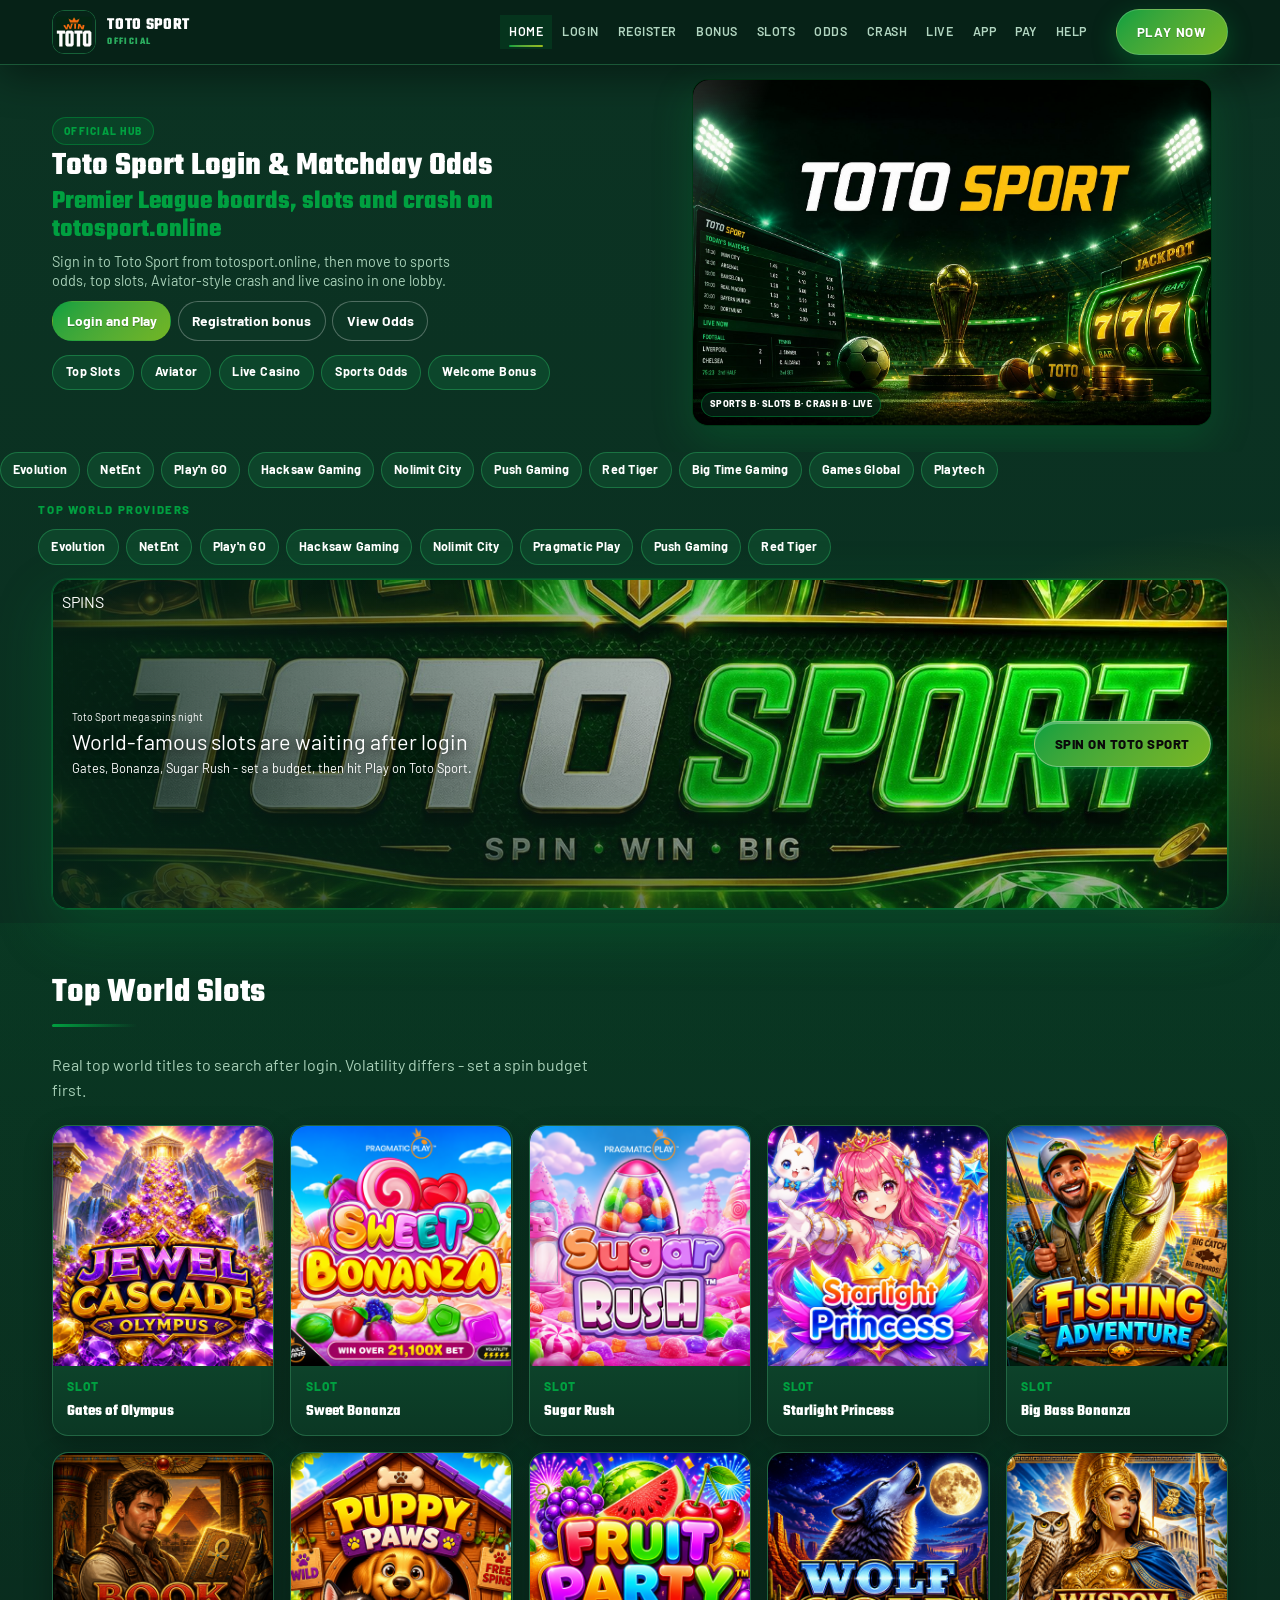
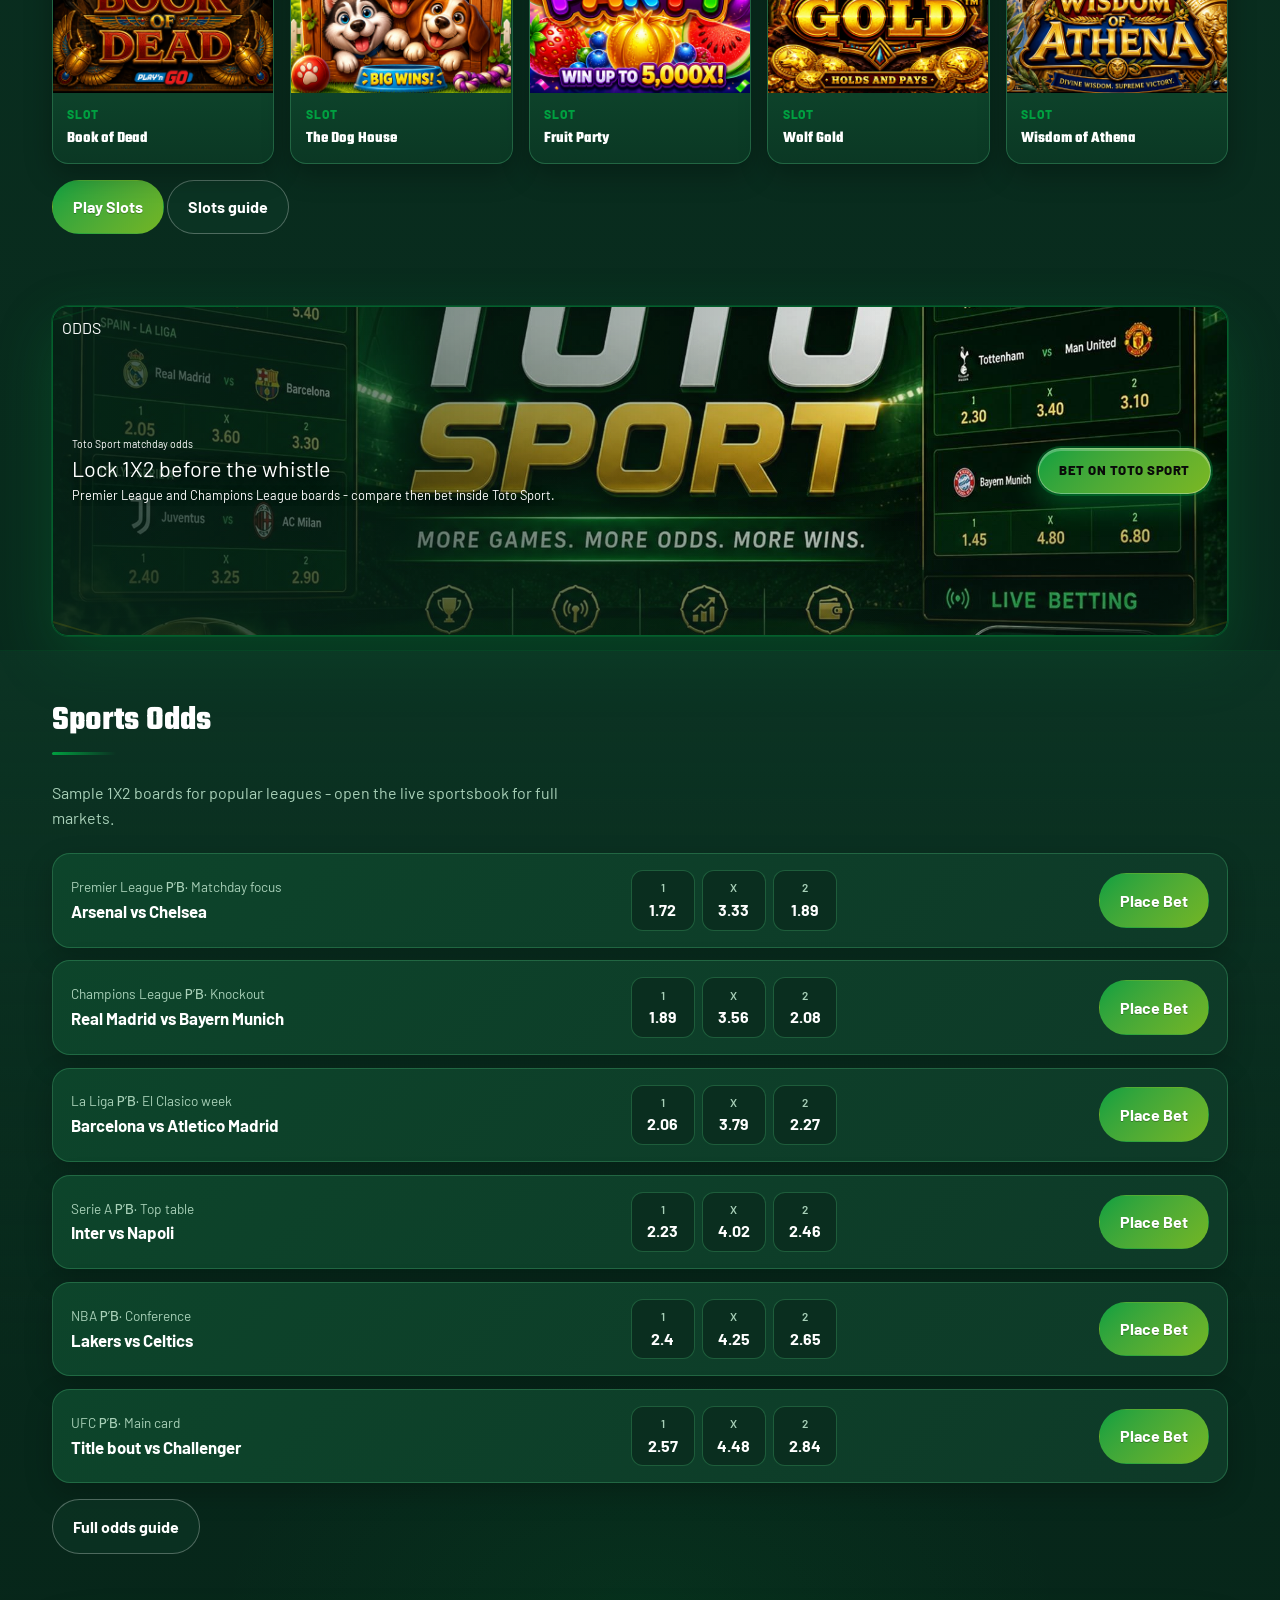
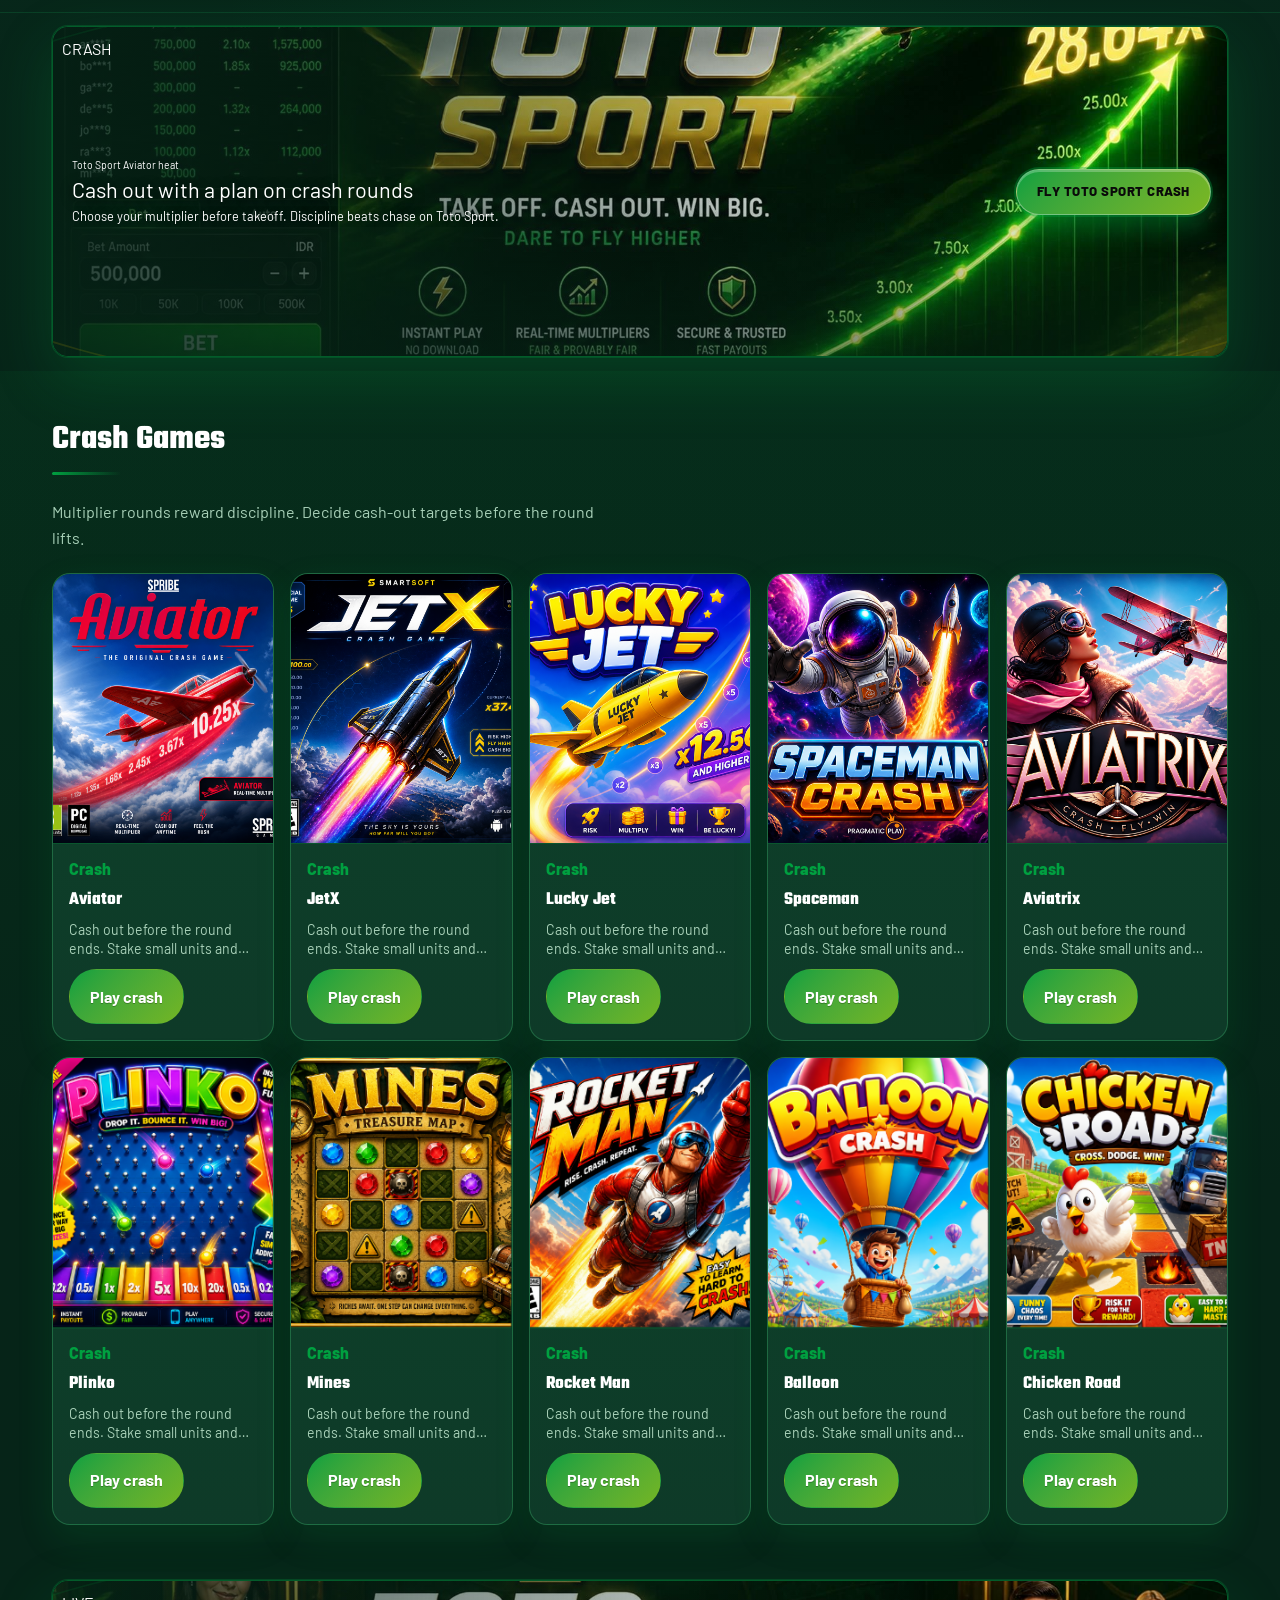
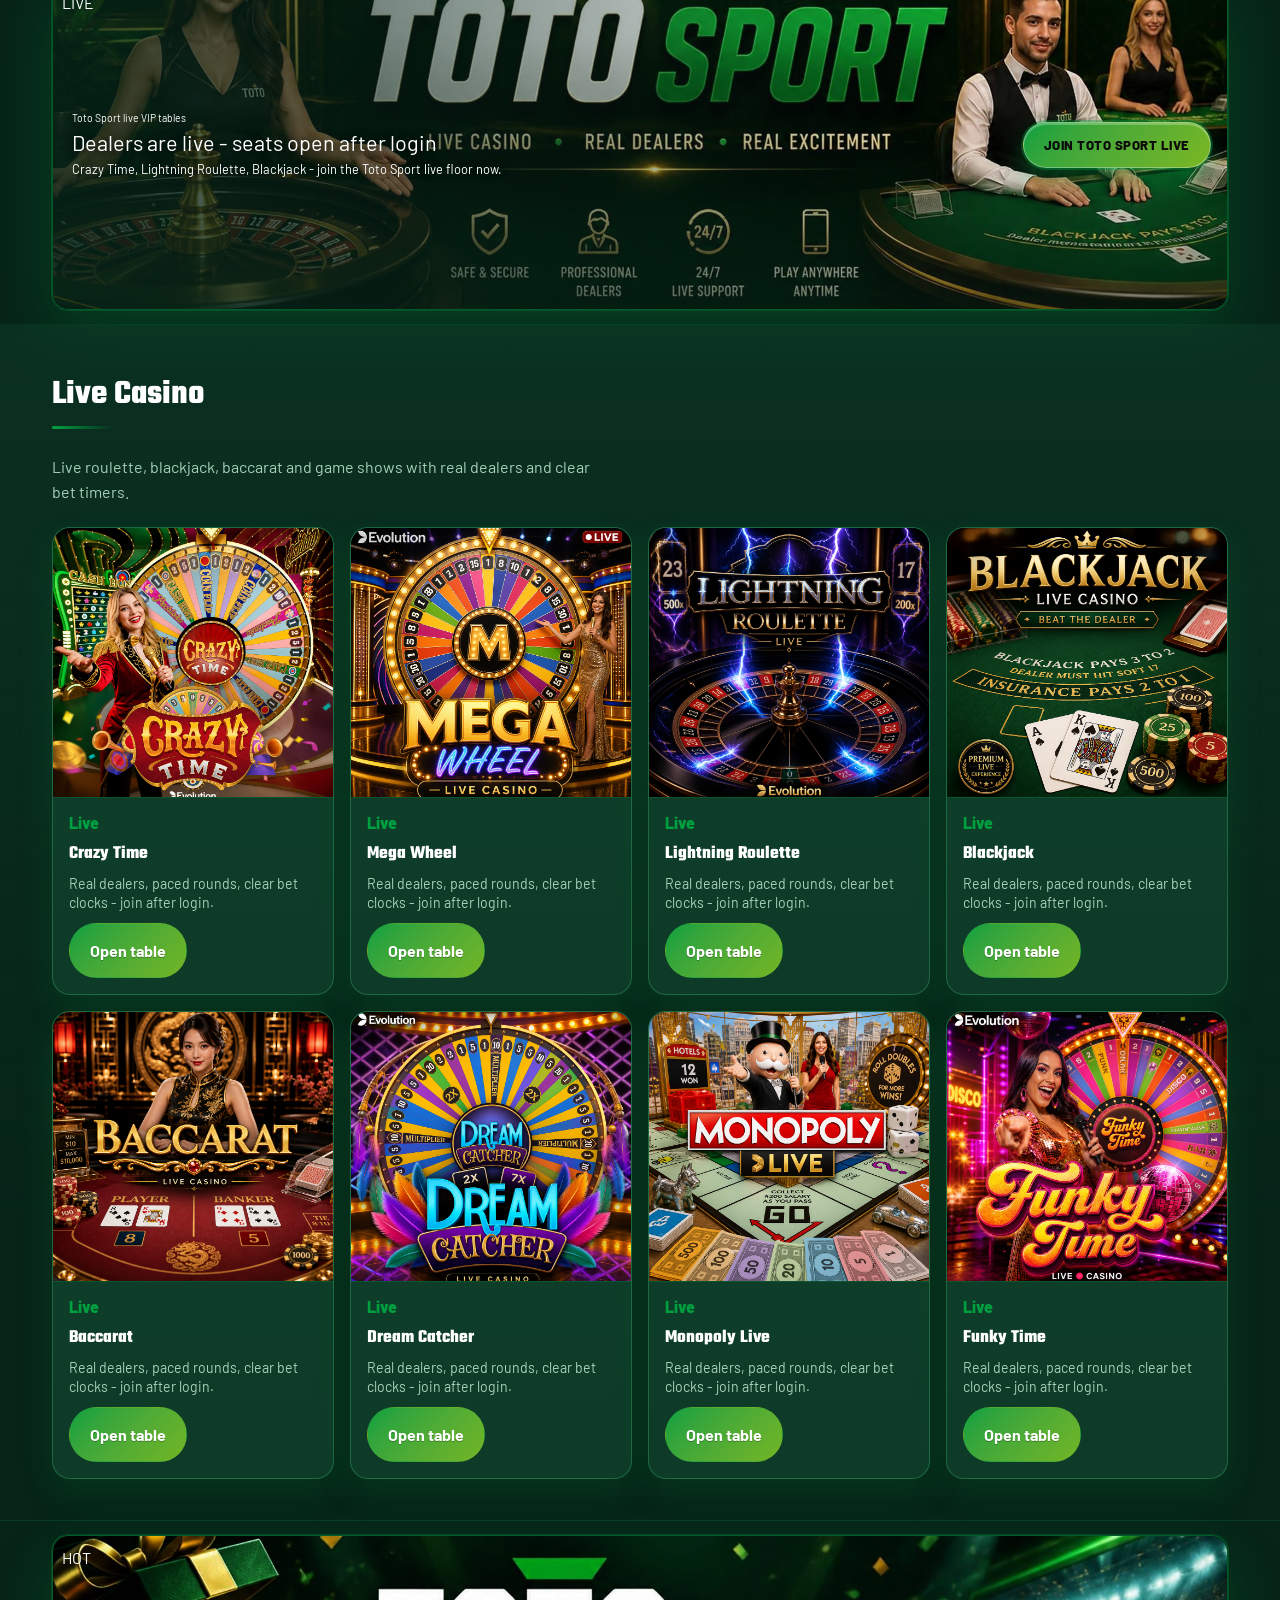
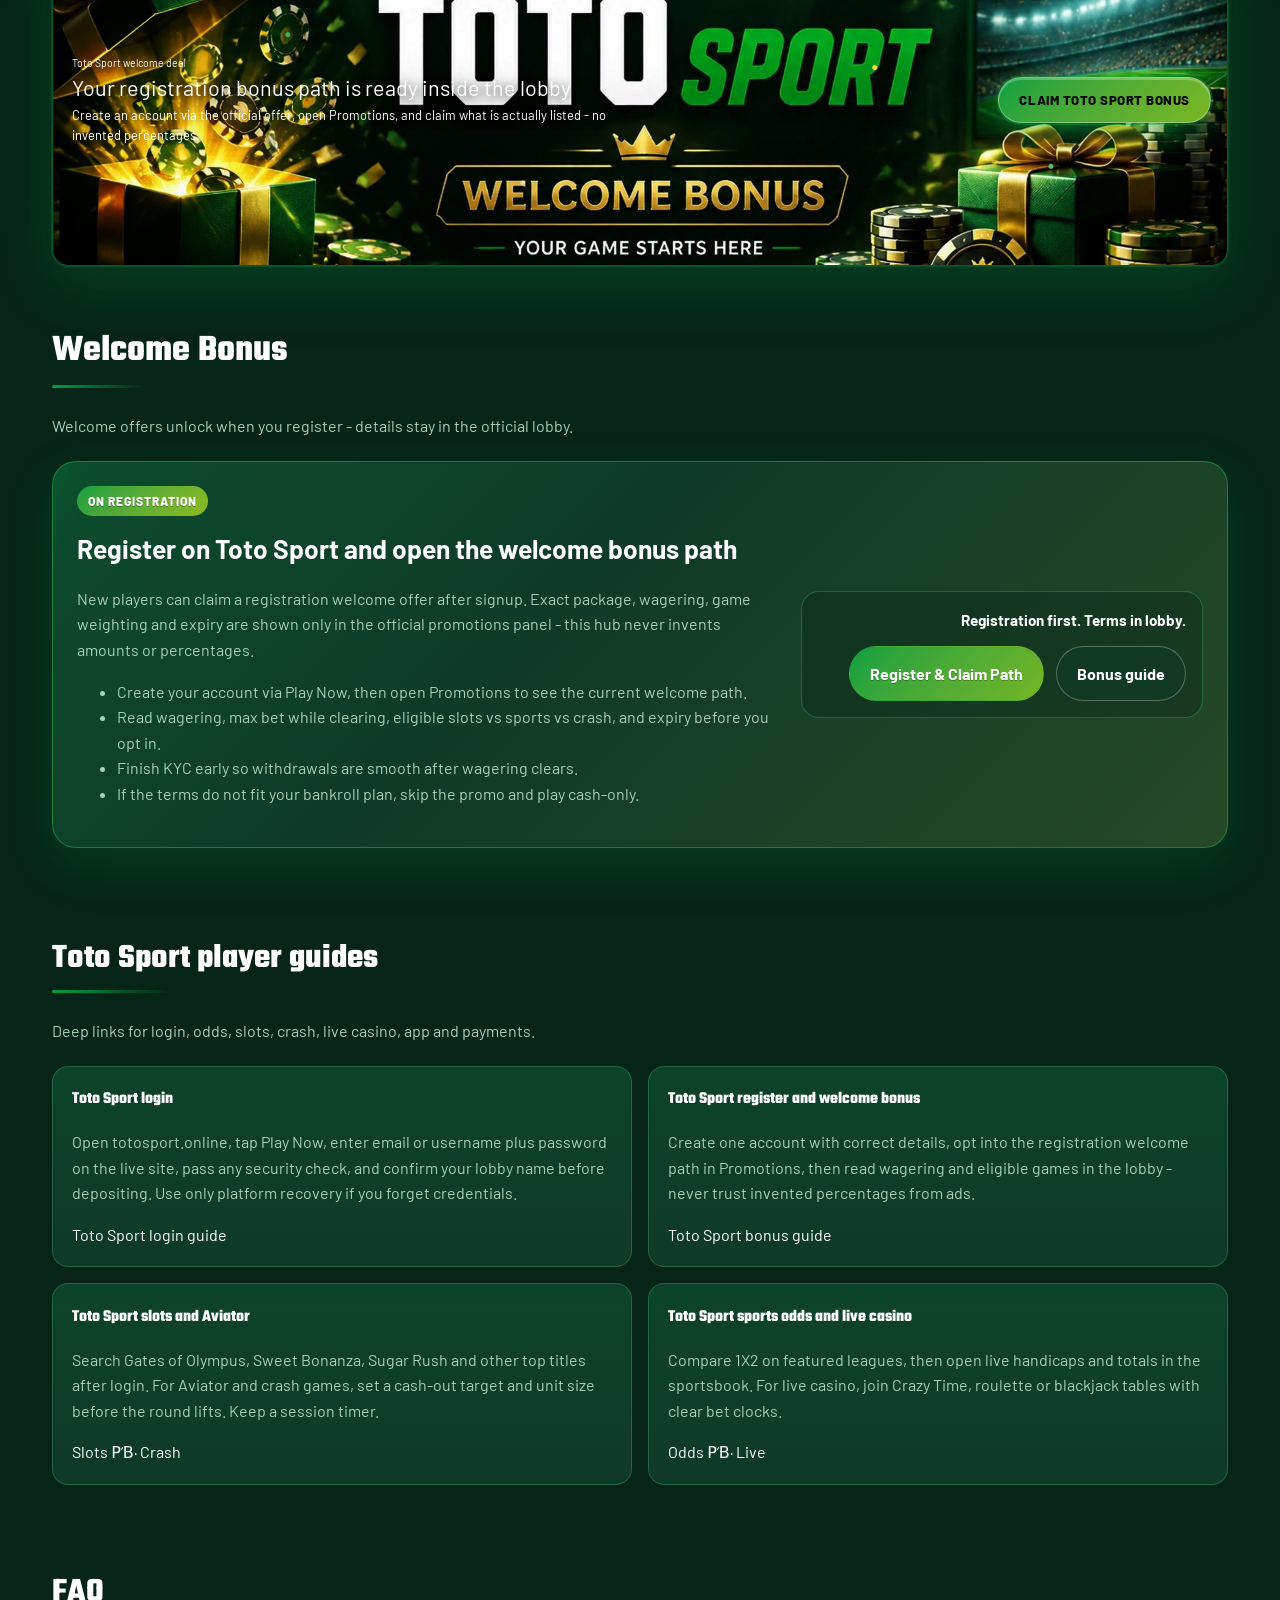
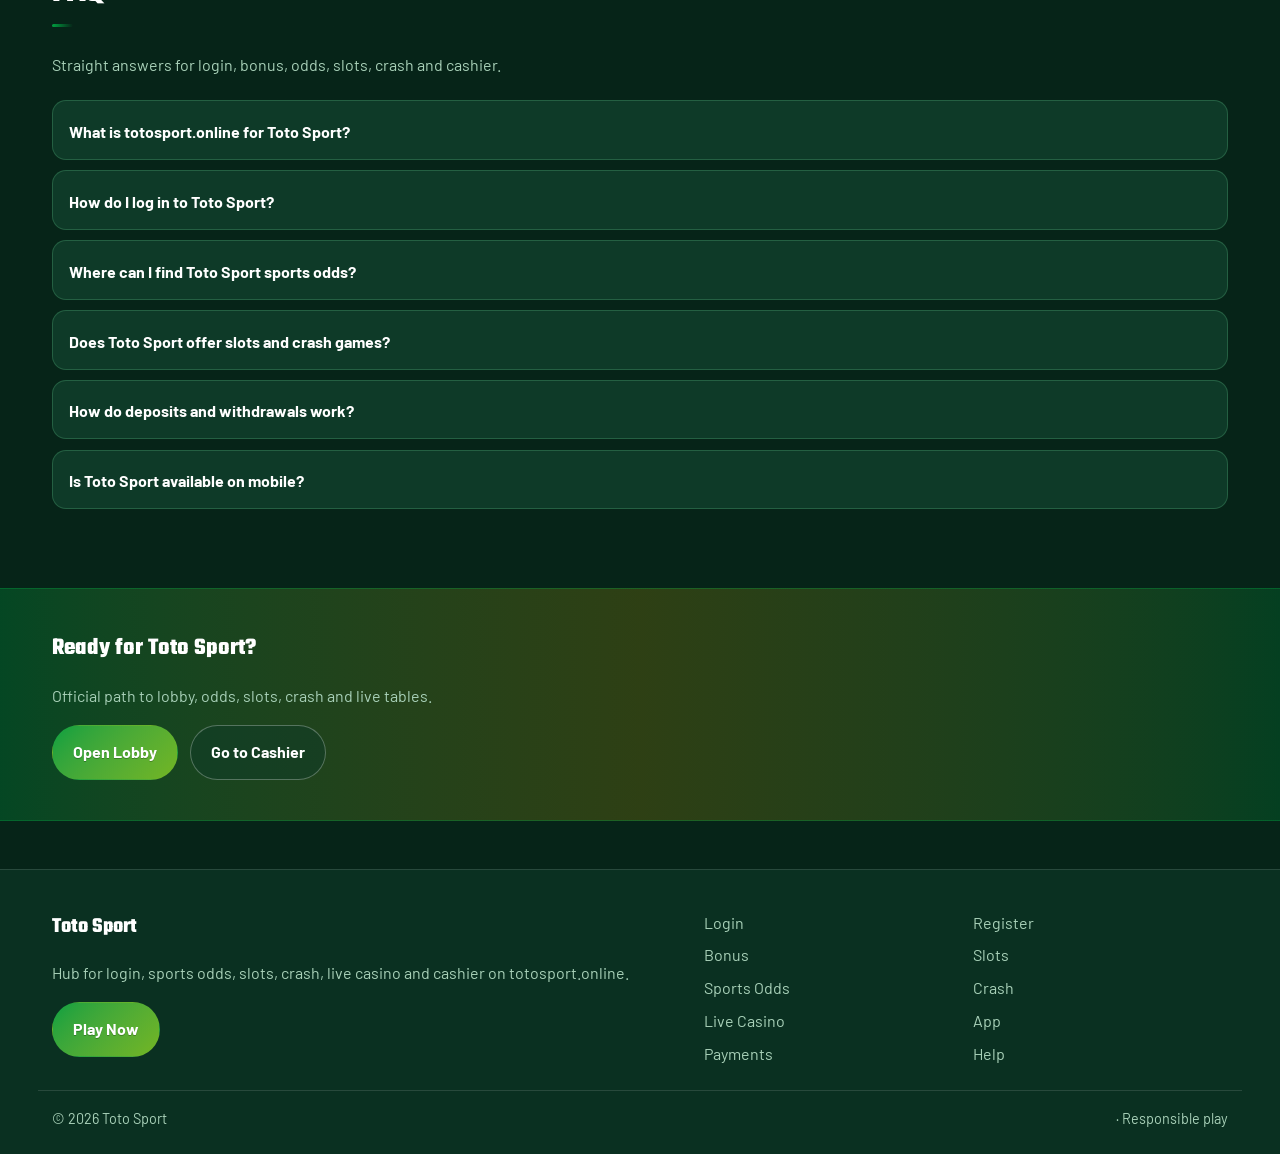
<file: index.html>
<!DOCTYPE html>
<html lang="en">
<head>
<meta charset="utf-8">
<meta name="viewport" content="width=device-width, initial-scale=1">
<title>Toto Sport Official Login, Sports Odds, Slots &amp; Live Casino | totosport.online</title>
<meta name="description" content="Toto Sport on totosport.online: login and register, welcome bonus path, top slots, Aviator crash, live casino and sports odds. Cashier and mobile tips.">
<meta name="keywords" content="Toto Sport, Toto Sport login, Toto Sport register, Toto Sport bonus, Toto Sport slots, Toto Sport Aviator, Toto Sport live casino, Toto Sport odds, Toto Sport app, Toto Sport deposit, Gates of Olympus, Sweet Bonanza, Sugar Rush, Aviator, crash games, sports betting, totosport.online">
<meta name="robots" content="index,follow,max-image-preview:large">
<link rel="canonical" href="https://totosport.online/">
<meta property="og:type" content="website">
<meta property="og:site_name" content="Toto Sport">
<meta property="og:title" content="Toto Sport Official Login, Sports Odds, Slots &amp; Live Casino | totosport.online">
<meta property="og:description" content="Toto Sport on totosport.online: login and register, welcome bonus path, top slots, Aviator crash, live casino and sports odds. Cashier and mobile tips.">
<meta property="og:url" content="https://totosport.online/">
<meta property="og:image" content="https://totosport.online/assets/brand/logo.png">
<meta name="twitter:card" content="summary_large_image">
<meta name="twitter:title" content="Toto Sport Official Login, Sports Odds, Slots &amp; Live Casino | totosport.online">
<meta name="twitter:description" content="Toto Sport on totosport.online: login and register, welcome bonus path, top slots, Aviator crash, live casino and sports odds. Cashier and mobile tips.">
<meta name="twitter:image" content="https://totosport.online/assets/brand/logo.png">
<link rel="icon" href="/favicon.ico" sizes="any">
<link rel="icon" type="image/png" sizes="48x48" href="/favicon-48x48.png">
<link rel="icon" type="image/png" sizes="96x96" href="/favicon-96x96.png">
<link rel="icon" type="image/png" sizes="192x192" href="/favicon-192x192.png">
<link rel="apple-touch-icon" sizes="180x180" href="/apple-touch-icon.png">
<link rel="manifest" href="/site.webmanifest">
<link rel="preconnect" href="https://fonts.googleapis.com">
<link rel="preconnect" href="https://fonts.gstatic.com" crossorigin>
<link href="https://fonts.googleapis.com/css2?family=Teko:wght@600;700&family=Barlow:wght@400;600;700&display=swap" rel="stylesheet">
<link rel="stylesheet" href="/css/styles.css">
<link rel="stylesheet" href="/css/i18n.css">
<script type="application/ld+json">{"@context":"https://schema.org","@type":"FAQPage","url":"https://totosport.online/","mainEntity":[{"@type":"Question","name":"What is totosport.online for Toto Sport?","acceptedAnswer":{"@type":"Answer","text":"totosport.online is the SEO hub for Toto Sport login, sports odds, slots, crash games, live casino and cashier. Tap Play Now and confirm you land on the live Toto Sport platform."}},{"@type":"Question","name":"How do I log in to Toto Sport?","acceptedAnswer":{"@type":"Answer","text":"Open Play Now from totosport.online, enter your registered email or username and password on the live site, complete any security check, then confirm your account name appears in the lobby header."}},{"@type":"Question","name":"Where can I find Toto Sport sports odds?","acceptedAnswer":{"@type":"Answer","text":"Use the sports / odds section on this hub, then continue to the live Toto Sport sportsbook for 1X2, handicaps, totals and in-play markets across major leagues."}},{"@type":"Question","name":"Does Toto Sport offer slots and crash games?","acceptedAnswer":{"@type":"Answer","text":"Yes. Popular slots and crash titles are highlighted here so you can jump straight into the lobby catalog after login. Set a session budget before spinning."}},{"@type":"Question","name":"How do deposits and withdrawals work?","acceptedAnswer":{"@type":"Answer","text":"Fund via the cashier after login, complete KYC early if prompted, and use the same methods for withdrawals. Keep billing details consistent with your profile."}},{"@type":"Question","name":"Is Toto Sport available on mobile?","acceptedAnswer":{"@type":"Answer","text":"One account works on phone and desktop browsers. Prefer a stable connection, avoid shared devices, and log out after cash sessions on borrowed phones."}}]}</script>
</head>
<body class="layout-4 home">
<header class="site-header" id="siteHeader">
<div class="wrap header-bar">
<a class="brand" href="/" aria-label="Toto Sport home">
<span class="brand-mark"><img src="/assets/brand/logo.png" alt="Toto Sport logo" width="40" height="40"></span>
<span class="brand-copy"><span class="brand-name">Toto Sport</span><span class="brand-tag">Official</span></span>
</a>
<button class="nav-toggle" id="navToggle" aria-expanded="false" aria-controls="siteNav" type="button" aria-label="Open menu"><span></span><span></span><span></span></button>
<nav class="site-nav" id="siteNav" aria-label="Primary"><a class="nav-link is-active" href="/">Home</a><a class="nav-link" href="/tsport-login.html">Login</a><a class="nav-link" href="/tsport-register.html">Register</a><a class="nav-link" href="/tsport-bonus.html">Bonus</a><a class="nav-link" href="/tsport-slots.html">Slots</a><a class="nav-link" href="/tsport-odds.html">Odds</a><a class="nav-link" href="/tsport-crash.html">Crash</a><a class="nav-link" href="/tsport-live.html">Live</a><a class="nav-link" href="/tsport-app.html">App</a><a class="nav-link" href="/tsport-pay.html">Pay</a><a class="nav-link" href="/tsport-help.html">Help</a></nav>
<a class="btn btn-accent header-cta" href="https://martell889.online/VHbCjTzN?sub_id_1=totosport.online" rel="nofollow sponsored noopener" target="_blank">Play Now</a>
</div>
</header>
<section class="hero"><div class="wrap"><div class="hero-shell">
<div class="hero-copy reveal">
<div class="eyebrow eyebrow-pill">Official hub</div>
<h1>Toto Sport Login &amp; Matchday Odds<span>Premier League boards, slots and crash on totosport.online</span></h1>
<p class="lead">Sign in to Toto Sport from totosport.online, then move to sports odds, top slots, Aviator-style crash and live casino in one lobby.</p>
<div class="cta-row">
<a class="btn btn-accent" href="https://martell889.online/VHbCjTzN?sub_id_1=totosport.online" rel="nofollow sponsored noopener" target="_blank">Login and Play</a>
<a class="btn btn-ghost" href="/tsport-bonus.html">Registration bonus</a>
<a class="btn btn-ghost" href="/tsport-odds.html">View Odds</a>
</div>
<div class="hero-chips" aria-label="Quick links">
<a class="chip chip-hot" href="#slots">Top Slots</a>
<a class="chip chip-hot" href="#crash">Aviator</a>
<a class="chip chip-hot" href="#live">Live Casino</a>
<a class="chip chip-hot" href="#odds">Sports Odds</a>
<a class="chip chip-hot" href="#bonus">Welcome Bonus</a>
</div>
</div>
<div class="hero-visual hero-stage reveal" aria-label="Toto Sport sports and betting">
<div class="hero-glow" aria-hidden="true"></div>
<img class="hero-img" src="/assets/hero.jpg" alt="Toto Sport sports betting and casino" width="768" height="1024" loading="eager">
<div class="hero-shine" aria-hidden="true"></div>
<div class="hero-badge">Sports В· Slots В· Crash В· Live</div>
</div>
</div></div></section>
<div class="providers-strip"><a class="provider-chip" href="https://martell889.online/VHbCjTzN?sub_id_1=totosport.online" rel="nofollow sponsored noopener" target="_blank">Evolution</a><a class="provider-chip" href="https://martell889.online/VHbCjTzN?sub_id_1=totosport.online" rel="nofollow sponsored noopener" target="_blank">NetEnt</a><a class="provider-chip" href="https://martell889.online/VHbCjTzN?sub_id_1=totosport.online" rel="nofollow sponsored noopener" target="_blank">Play&#39;n GO</a><a class="provider-chip" href="https://martell889.online/VHbCjTzN?sub_id_1=totosport.online" rel="nofollow sponsored noopener" target="_blank">Hacksaw Gaming</a><a class="provider-chip" href="https://martell889.online/VHbCjTzN?sub_id_1=totosport.online" rel="nofollow sponsored noopener" target="_blank">Nolimit City</a><a class="provider-chip" href="https://martell889.online/VHbCjTzN?sub_id_1=totosport.online" rel="nofollow sponsored noopener" target="_blank">Push Gaming</a><a class="provider-chip" href="https://martell889.online/VHbCjTzN?sub_id_1=totosport.online" rel="nofollow sponsored noopener" target="_blank">Red Tiger</a><a class="provider-chip" href="https://martell889.online/VHbCjTzN?sub_id_1=totosport.online" rel="nofollow sponsored noopener" target="_blank">Big Time Gaming</a><a class="provider-chip" href="https://martell889.online/VHbCjTzN?sub_id_1=totosport.online" rel="nofollow sponsored noopener" target="_blank">Games Global</a><a class="provider-chip" href="https://martell889.online/VHbCjTzN?sub_id_1=totosport.online" rel="nofollow sponsored noopener" target="_blank">Playtech</a></div></div>
<div class="providers-block reveal"><div class="providers-label">Top world providers</div><div class="providers-strip"><a class="provider-chip" href="https://martell889.online/VHbCjTzN?sub_id_1=totosport.online" rel="nofollow sponsored noopener" target="_blank">Evolution</a><a class="provider-chip" href="https://martell889.online/VHbCjTzN?sub_id_1=totosport.online" rel="nofollow sponsored noopener" target="_blank">NetEnt</a><a class="provider-chip" href="https://martell889.online/VHbCjTzN?sub_id_1=totosport.online" rel="nofollow sponsored noopener" target="_blank">Play'n GO</a><a class="provider-chip" href="https://martell889.online/VHbCjTzN?sub_id_1=totosport.online" rel="nofollow sponsored noopener" target="_blank">Hacksaw Gaming</a><a class="provider-chip" href="https://martell889.online/VHbCjTzN?sub_id_1=totosport.online" rel="nofollow sponsored noopener" target="_blank">Nolimit City</a><a class="provider-chip" href="https://martell889.online/VHbCjTzN?sub_id_1=totosport.online" rel="nofollow sponsored noopener" target="_blank">Pragmatic Play</a><a class="provider-chip" href="https://martell889.online/VHbCjTzN?sub_id_1=totosport.online" rel="nofollow sponsored noopener" target="_blank">Push Gaming</a><a class="provider-chip" href="https://martell889.online/VHbCjTzN?sub_id_1=totosport.online" rel="nofollow sponsored noopener" target="_blank">Red Tiger</a></div></div>
<div class="wrap"><a class="promo-fx promo-neon reveal" href="https://martell889.online/VHbCjTzN?sub_id_1=totosport.online" rel="nofollow sponsored noopener" target="_blank"><span class="promo-badge">SPINS</span><span class="promo-fx-glow" aria-hidden="true"></span><span class="promo-fx-scan" aria-hidden="true"></span><span class="promo-fx-particles" aria-hidden="true"></span><span class="promo-fx-rays" aria-hidden="true"></span><span class="promo-fx-ring" aria-hidden="true"></span><div class="promo-media"><img src="/assets/promo/promo-slots.jpg" alt="Toto Sport promo" width="1920" height="540" loading="lazy"></div><div class="promo-copy"><span class="promo-kicker">Toto Sport mega spins night</span><div class="promo-title">World-famous slots are waiting after login</div><p class="promo-sub">Gates, Bonanza, Sugar Rush - set a budget, then hit Play on Toto Sport.</p></div><span class="promo-cta"><span class="promo-cta-shine" aria-hidden="true"></span><span class="promo-cta-label">Spin on Toto Sport</span></span></a></div>
<section class="section section-hot" id="slots"><div class="wrap">
<div class="section-head"><h2>Top World Slots</h2><p class="mute">Real top world titles to search after login. Volatility differs - set a spin budget first.</p></div>
<div class="card-grid"><article class="game-card"><a class="js-offer-card" href="https://martell889.online/VHbCjTzN?sub_id_1=totosport.online" rel="nofollow sponsored noopener" target="_blank"><img src="/assets/slots/slot-01.jpg" alt="Gates of Olympus" width="320" height="240" loading="lazy"><div class="card-meta"><div class="tag">Slot</div><h3>Gates of Olympus</h3></div></a></article><article class="game-card"><a class="js-offer-card" href="https://martell889.online/VHbCjTzN?sub_id_1=totosport.online" rel="nofollow sponsored noopener" target="_blank"><img src="/assets/slots/slot-02.jpg" alt="Sweet Bonanza" width="320" height="240" loading="lazy"><div class="card-meta"><div class="tag">Slot</div><h3>Sweet Bonanza</h3></div></a></article><article class="game-card"><a class="js-offer-card" href="https://martell889.online/VHbCjTzN?sub_id_1=totosport.online" rel="nofollow sponsored noopener" target="_blank"><img src="/assets/slots/slot-03.jpg" alt="Sugar Rush" width="320" height="240" loading="lazy"><div class="card-meta"><div class="tag">Slot</div><h3>Sugar Rush</h3></div></a></article><article class="game-card"><a class="js-offer-card" href="https://martell889.online/VHbCjTzN?sub_id_1=totosport.online" rel="nofollow sponsored noopener" target="_blank"><img src="/assets/slots/slot-04.jpg" alt="Starlight Princess" width="320" height="240" loading="lazy"><div class="card-meta"><div class="tag">Slot</div><h3>Starlight Princess</h3></div></a></article><article class="game-card"><a class="js-offer-card" href="https://martell889.online/VHbCjTzN?sub_id_1=totosport.online" rel="nofollow sponsored noopener" target="_blank"><img src="/assets/slots/slot-05.jpg" alt="Big Bass Bonanza" width="320" height="240" loading="lazy"><div class="card-meta"><div class="tag">Slot</div><h3>Big Bass Bonanza</h3></div></a></article><article class="game-card"><a class="js-offer-card" href="https://martell889.online/VHbCjTzN?sub_id_1=totosport.online" rel="nofollow sponsored noopener" target="_blank"><img src="/assets/slots/slot-06.jpg" alt="Book of Dead" width="320" height="240" loading="lazy"><div class="card-meta"><div class="tag">Slot</div><h3>Book of Dead</h3></div></a></article><article class="game-card"><a class="js-offer-card" href="https://martell889.online/VHbCjTzN?sub_id_1=totosport.online" rel="nofollow sponsored noopener" target="_blank"><img src="/assets/slots/slot-07.jpg" alt="The Dog House" width="320" height="240" loading="lazy"><div class="card-meta"><div class="tag">Slot</div><h3>The Dog House</h3></div></a></article><article class="game-card"><a class="js-offer-card" href="https://martell889.online/VHbCjTzN?sub_id_1=totosport.online" rel="nofollow sponsored noopener" target="_blank"><img src="/assets/slots/slot-08.jpg" alt="Fruit Party" width="320" height="240" loading="lazy"><div class="card-meta"><div class="tag">Slot</div><h3>Fruit Party</h3></div></a></article><article class="game-card"><a class="js-offer-card" href="https://martell889.online/VHbCjTzN?sub_id_1=totosport.online" rel="nofollow sponsored noopener" target="_blank"><img src="/assets/slots/slot-09.jpg" alt="Wolf Gold" width="320" height="240" loading="lazy"><div class="card-meta"><div class="tag">Slot</div><h3>Wolf Gold</h3></div></a></article><article class="game-card"><a class="js-offer-card" href="https://martell889.online/VHbCjTzN?sub_id_1=totosport.online" rel="nofollow sponsored noopener" target="_blank"><img src="/assets/slots/slot-10.jpg" alt="Wisdom of Athena" width="320" height="240" loading="lazy"><div class="card-meta"><div class="tag">Slot</div><h3>Wisdom of Athena</h3></div></a></article></div>
<p style="margin-top:1rem"><a class="btn btn-accent" href="https://martell889.online/VHbCjTzN?sub_id_1=totosport.online" rel="nofollow sponsored noopener" target="_blank">Play Slots</a>
<a class="btn btn-ghost" href="/tsport-slots.html">Slots guide</a></p>
</div></section>
<div class="wrap"><a class="promo-fx promo-blast reveal" href="https://martell889.online/VHbCjTzN?sub_id_1=totosport.online" rel="nofollow sponsored noopener" target="_blank"><span class="promo-badge">ODDS</span><span class="promo-fx-glow" aria-hidden="true"></span><span class="promo-fx-scan" aria-hidden="true"></span><span class="promo-fx-particles" aria-hidden="true"></span><span class="promo-fx-rays" aria-hidden="true"></span><span class="promo-fx-ring" aria-hidden="true"></span><div class="promo-media"><img src="/assets/promo/promo-odds.jpg" alt="Toto Sport promo" width="1920" height="540" loading="lazy"></div><div class="promo-copy"><span class="promo-kicker">Toto Sport matchday odds</span><div class="promo-title">Lock 1X2 before the whistle</div><p class="promo-sub">Premier League and Champions League boards - compare then bet inside Toto Sport.</p></div><span class="promo-cta"><span class="promo-cta-shine" aria-hidden="true"></span><span class="promo-cta-label">Bet on Toto Sport</span></span></a></div>
<section class="section section-alt" id="odds"><div class="wrap">
<div class="section-head"><h2>Sports Odds</h2><p class="mute">Sample 1X2 boards for popular leagues - open the live sportsbook for full markets.</p></div>
<div class="odds-board"><article class="odds-row">
<div><div class="odds-meta">Premier League Р’В· Matchday focus</div>
<div class="odds-match">Arsenal vs Chelsea</div></div>
<div class="odds-prices"><div class="price"><small>1</small>1.72</div><div class="price"><small>X</small>3.33</div><div class="price"><small>2</small>1.89</div></div>
<a class="btn btn-accent" href="https://martell889.online/VHbCjTzN?sub_id_1=totosport.online" rel="nofollow sponsored noopener" target="_blank">Place Bet</a>
</article>
<article class="odds-row">
<div><div class="odds-meta">Champions League Р’В· Knockout</div>
<div class="odds-match">Real Madrid vs Bayern Munich</div></div>
<div class="odds-prices"><div class="price"><small>1</small>1.89</div><div class="price"><small>X</small>3.56</div><div class="price"><small>2</small>2.08</div></div>
<a class="btn btn-accent" href="https://martell889.online/VHbCjTzN?sub_id_1=totosport.online" rel="nofollow sponsored noopener" target="_blank">Place Bet</a>
</article>
<article class="odds-row">
<div><div class="odds-meta">La Liga Р’В· El Clasico week</div>
<div class="odds-match">Barcelona vs Atletico Madrid</div></div>
<div class="odds-prices"><div class="price"><small>1</small>2.06</div><div class="price"><small>X</small>3.79</div><div class="price"><small>2</small>2.27</div></div>
<a class="btn btn-accent" href="https://martell889.online/VHbCjTzN?sub_id_1=totosport.online" rel="nofollow sponsored noopener" target="_blank">Place Bet</a>
</article>
<article class="odds-row">
<div><div class="odds-meta">Serie A Р’В· Top table</div>
<div class="odds-match">Inter vs Napoli</div></div>
<div class="odds-prices"><div class="price"><small>1</small>2.23</div><div class="price"><small>X</small>4.02</div><div class="price"><small>2</small>2.46</div></div>
<a class="btn btn-accent" href="https://martell889.online/VHbCjTzN?sub_id_1=totosport.online" rel="nofollow sponsored noopener" target="_blank">Place Bet</a>
</article>
<article class="odds-row">
<div><div class="odds-meta">NBA Р’В· Conference</div>
<div class="odds-match">Lakers vs Celtics</div></div>
<div class="odds-prices"><div class="price"><small>1</small>2.4</div><div class="price"><small>X</small>4.25</div><div class="price"><small>2</small>2.65</div></div>
<a class="btn btn-accent" href="https://martell889.online/VHbCjTzN?sub_id_1=totosport.online" rel="nofollow sponsored noopener" target="_blank">Place Bet</a>
</article>
<article class="odds-row">
<div><div class="odds-meta">UFC Р’В· Main card</div>
<div class="odds-match">Title bout vs Challenger</div></div>
<div class="odds-prices"><div class="price"><small>1</small>2.57</div><div class="price"><small>X</small>4.48</div><div class="price"><small>2</small>2.84</div></div>
<a class="btn btn-accent" href="https://martell889.online/VHbCjTzN?sub_id_1=totosport.online" rel="nofollow sponsored noopener" target="_blank">Place Bet</a>
</article></div>
<p style="margin-top:1rem"><a class="btn btn-ghost" href="/tsport-odds.html">Full odds guide</a></p>
</div></section>
<div class="wrap"><a class="promo-fx promo-flame reveal" href="https://martell889.online/VHbCjTzN?sub_id_1=totosport.online" rel="nofollow sponsored noopener" target="_blank"><span class="promo-badge">CRASH</span><span class="promo-fx-glow" aria-hidden="true"></span><span class="promo-fx-scan" aria-hidden="true"></span><span class="promo-fx-particles" aria-hidden="true"></span><span class="promo-fx-rays" aria-hidden="true"></span><span class="promo-fx-ring" aria-hidden="true"></span><div class="promo-media"><img src="/assets/promo/promo-crash.jpg" alt="Toto Sport promo" width="1920" height="540" loading="lazy"></div><div class="promo-copy"><span class="promo-kicker">Toto Sport Aviator heat</span><div class="promo-title">Cash out with a plan on crash rounds</div><p class="promo-sub">Choose your multiplier before takeoff. Discipline beats chase on Toto Sport.</p></div><span class="promo-cta"><span class="promo-cta-shine" aria-hidden="true"></span><span class="promo-cta-label">Fly Toto Sport crash</span></span></a></div>
<section class="section section-hot" id="crash"><div class="wrap">
<div class="section-head"><h2>Crash Games</h2><p class="mute">Multiplier rounds reward discipline. Decide cash-out targets before the round lifts.</p></div>
<div class="crash-grid"><article class="panel media-panel"><img src="/assets/crash/crash-01.jpg" alt="Aviator" width="480" height="270" loading="lazy"><div class="tag">Crash</div><h3>Aviator</h3><p class="mute">Cash out before the round ends. Stake small units and define an exit multiplier first.</p><a class="btn btn-accent" href="https://martell889.online/VHbCjTzN?sub_id_1=totosport.online" rel="nofollow sponsored noopener" target="_blank">Play crash</a></article><article class="panel media-panel"><img src="/assets/crash/crash-02.jpg" alt="JetX" width="480" height="270" loading="lazy"><div class="tag">Crash</div><h3>JetX</h3><p class="mute">Cash out before the round ends. Stake small units and define an exit multiplier first.</p><a class="btn btn-accent" href="https://martell889.online/VHbCjTzN?sub_id_1=totosport.online" rel="nofollow sponsored noopener" target="_blank">Play crash</a></article><article class="panel media-panel"><img src="/assets/crash/crash-03.jpg" alt="Lucky Jet" width="480" height="270" loading="lazy"><div class="tag">Crash</div><h3>Lucky Jet</h3><p class="mute">Cash out before the round ends. Stake small units and define an exit multiplier first.</p><a class="btn btn-accent" href="https://martell889.online/VHbCjTzN?sub_id_1=totosport.online" rel="nofollow sponsored noopener" target="_blank">Play crash</a></article><article class="panel media-panel"><img src="/assets/crash/crash-04.jpg" alt="Spaceman" width="480" height="270" loading="lazy"><div class="tag">Crash</div><h3>Spaceman</h3><p class="mute">Cash out before the round ends. Stake small units and define an exit multiplier first.</p><a class="btn btn-accent" href="https://martell889.online/VHbCjTzN?sub_id_1=totosport.online" rel="nofollow sponsored noopener" target="_blank">Play crash</a></article><article class="panel media-panel"><img src="/assets/crash/crash-05.jpg" alt="Aviatrix" width="480" height="270" loading="lazy"><div class="tag">Crash</div><h3>Aviatrix</h3><p class="mute">Cash out before the round ends. Stake small units and define an exit multiplier first.</p><a class="btn btn-accent" href="https://martell889.online/VHbCjTzN?sub_id_1=totosport.online" rel="nofollow sponsored noopener" target="_blank">Play crash</a></article><article class="panel media-panel"><img src="/assets/crash/crash-06.jpg" alt="Plinko" width="480" height="270" loading="lazy"><div class="tag">Crash</div><h3>Plinko</h3><p class="mute">Cash out before the round ends. Stake small units and define an exit multiplier first.</p><a class="btn btn-accent" href="https://martell889.online/VHbCjTzN?sub_id_1=totosport.online" rel="nofollow sponsored noopener" target="_blank">Play crash</a></article><article class="panel media-panel"><img src="/assets/crash/crash-07.jpg" alt="Mines" width="480" height="270" loading="lazy"><div class="tag">Crash</div><h3>Mines</h3><p class="mute">Cash out before the round ends. Stake small units and define an exit multiplier first.</p><a class="btn btn-accent" href="https://martell889.online/VHbCjTzN?sub_id_1=totosport.online" rel="nofollow sponsored noopener" target="_blank">Play crash</a></article><article class="panel media-panel"><img src="/assets/crash/crash-08.jpg" alt="Rocket Man" width="480" height="270" loading="lazy"><div class="tag">Crash</div><h3>Rocket Man</h3><p class="mute">Cash out before the round ends. Stake small units and define an exit multiplier first.</p><a class="btn btn-accent" href="https://martell889.online/VHbCjTzN?sub_id_1=totosport.online" rel="nofollow sponsored noopener" target="_blank">Play crash</a></article><article class="panel media-panel"><img src="/assets/crash/crash-09.jpg" alt="Balloon" width="480" height="270" loading="lazy"><div class="tag">Crash</div><h3>Balloon</h3><p class="mute">Cash out before the round ends. Stake small units and define an exit multiplier first.</p><a class="btn btn-accent" href="https://martell889.online/VHbCjTzN?sub_id_1=totosport.online" rel="nofollow sponsored noopener" target="_blank">Play crash</a></article><article class="panel media-panel"><img src="/assets/crash/crash-10.jpg" alt="Chicken Road" width="480" height="270" loading="lazy"><div class="tag">Crash</div><h3>Chicken Road</h3><p class="mute">Cash out before the round ends. Stake small units and define an exit multiplier first.</p><a class="btn btn-accent" href="https://martell889.online/VHbCjTzN?sub_id_1=totosport.online" rel="nofollow sponsored noopener" target="_blank">Play crash</a></article></div>
</div></section>
<div class="wrap"><a class="promo-fx promo-roulette reveal" href="https://martell889.online/VHbCjTzN?sub_id_1=totosport.online" rel="nofollow sponsored noopener" target="_blank"><span class="promo-badge">LIVE</span><span class="promo-fx-glow" aria-hidden="true"></span><span class="promo-fx-scan" aria-hidden="true"></span><span class="promo-fx-particles" aria-hidden="true"></span><span class="promo-fx-rays" aria-hidden="true"></span><span class="promo-fx-ring" aria-hidden="true"></span><div class="promo-media"><img src="/assets/promo/promo-live.jpg" alt="Toto Sport promo" width="1920" height="540" loading="lazy"></div><div class="promo-copy"><span class="promo-kicker">Toto Sport live VIP tables</span><div class="promo-title">Dealers are live - seats open after login</div><p class="promo-sub">Crazy Time, Lightning Roulette, Blackjack - join the Toto Sport live floor now.</p></div><span class="promo-cta"><span class="promo-cta-shine" aria-hidden="true"></span><span class="promo-cta-label">Join Toto Sport live</span></span></a></div>
<section class="section section-alt" id="live"><div class="wrap">
<div class="section-head"><h2>Live Casino</h2><p class="mute">Live roulette, blackjack, baccarat and game shows with real dealers and clear bet timers.</p></div>
<div class="live-grid"><article class="panel media-panel"><img src="/assets/live/live-01.jpg" alt="Crazy Time" width="480" height="270" loading="lazy"><div class="tag">Live</div><h3>Crazy Time</h3><p class="mute">Real dealers, paced rounds, clear bet clocks - join after login.</p><a class="btn btn-accent" href="https://martell889.online/VHbCjTzN?sub_id_1=totosport.online" rel="nofollow sponsored noopener" target="_blank">Open table</a></article><article class="panel media-panel"><img src="/assets/live/live-02.jpg" alt="Mega Wheel" width="480" height="270" loading="lazy"><div class="tag">Live</div><h3>Mega Wheel</h3><p class="mute">Real dealers, paced rounds, clear bet clocks - join after login.</p><a class="btn btn-accent" href="https://martell889.online/VHbCjTzN?sub_id_1=totosport.online" rel="nofollow sponsored noopener" target="_blank">Open table</a></article><article class="panel media-panel"><img src="/assets/live/live-03.jpg" alt="Lightning Roulette" width="480" height="270" loading="lazy"><div class="tag">Live</div><h3>Lightning Roulette</h3><p class="mute">Real dealers, paced rounds, clear bet clocks - join after login.</p><a class="btn btn-accent" href="https://martell889.online/VHbCjTzN?sub_id_1=totosport.online" rel="nofollow sponsored noopener" target="_blank">Open table</a></article><article class="panel media-panel"><img src="/assets/live/live-04.jpg" alt="Blackjack" width="480" height="270" loading="lazy"><div class="tag">Live</div><h3>Blackjack</h3><p class="mute">Real dealers, paced rounds, clear bet clocks - join after login.</p><a class="btn btn-accent" href="https://martell889.online/VHbCjTzN?sub_id_1=totosport.online" rel="nofollow sponsored noopener" target="_blank">Open table</a></article><article class="panel media-panel"><img src="/assets/live/live-05.jpg" alt="Baccarat" width="480" height="270" loading="lazy"><div class="tag">Live</div><h3>Baccarat</h3><p class="mute">Real dealers, paced rounds, clear bet clocks - join after login.</p><a class="btn btn-accent" href="https://martell889.online/VHbCjTzN?sub_id_1=totosport.online" rel="nofollow sponsored noopener" target="_blank">Open table</a></article><article class="panel media-panel"><img src="/assets/live/live-06.jpg" alt="Dream Catcher" width="480" height="270" loading="lazy"><div class="tag">Live</div><h3>Dream Catcher</h3><p class="mute">Real dealers, paced rounds, clear bet clocks - join after login.</p><a class="btn btn-accent" href="https://martell889.online/VHbCjTzN?sub_id_1=totosport.online" rel="nofollow sponsored noopener" target="_blank">Open table</a></article><article class="panel media-panel"><img src="/assets/live/live-07.jpg" alt="Monopoly Live" width="480" height="270" loading="lazy"><div class="tag">Live</div><h3>Monopoly Live</h3><p class="mute">Real dealers, paced rounds, clear bet clocks - join after login.</p><a class="btn btn-accent" href="https://martell889.online/VHbCjTzN?sub_id_1=totosport.online" rel="nofollow sponsored noopener" target="_blank">Open table</a></article><article class="panel media-panel"><img src="/assets/live/live-08.jpg" alt="Funky Time" width="480" height="270" loading="lazy"><div class="tag">Live</div><h3>Funky Time</h3><p class="mute">Real dealers, paced rounds, clear bet clocks - join after login.</p><a class="btn btn-accent" href="https://martell889.online/VHbCjTzN?sub_id_1=totosport.online" rel="nofollow sponsored noopener" target="_blank">Open table</a></article></div>
</div></section>
<div class="wrap"><a class="promo-fx promo-jackpot reveal" href="https://martell889.online/VHbCjTzN?sub_id_1=totosport.online" rel="nofollow sponsored noopener" target="_blank"><span class="promo-badge">HOT</span><span class="promo-fx-glow" aria-hidden="true"></span><span class="promo-fx-scan" aria-hidden="true"></span><span class="promo-fx-particles" aria-hidden="true"></span><span class="promo-fx-rays" aria-hidden="true"></span><span class="promo-fx-ring" aria-hidden="true"></span><div class="promo-media"><img src="/assets/promo/promo-bonus.jpg" alt="Toto Sport promo" width="1920" height="540" loading="lazy"></div><div class="promo-copy"><span class="promo-kicker">Toto Sport welcome deal</span><div class="promo-title">Your registration bonus path is ready inside the lobby</div><p class="promo-sub">Create an account via the official offer, open Promotions, and claim what is actually listed - no invented percentages.</p></div><span class="promo-cta"><span class="promo-cta-shine" aria-hidden="true"></span><span class="promo-cta-label">Claim Toto Sport bonus</span></span></a></div>
<section class="section bonus-spotlight" id="bonus"><div class="wrap">
<div class="section-head"><h2>Welcome Bonus</h2><p class="mute">Welcome offers unlock when you register - details stay in the official lobby.</p></div>
<div class="bonus-box bonus-box-accent"><div>
<div class="bonus-kicker">On registration</div>
<h3>Register on Toto Sport and open the welcome bonus path</h3>
<p class="mute">New players can claim a registration welcome offer after signup. Exact package, wagering, game weighting and expiry are shown only in the official promotions panel - this hub never invents amounts or percentages.</p>
<ul class="mute">
<li>Create your account via Play Now, then open Promotions to see the current welcome path.</li>
<li>Read wagering, max bet while clearing, eligible slots vs sports vs crash, and expiry before you opt in.</li>
<li>Finish KYC early so withdrawals are smooth after wagering clears.</li>
<li>If the terms do not fit your bankroll plan, skip the promo and play cash-only.</li>
</ul>
</div>
<div class="bonus-cta-panel">
<p class="bonus-cta-note">Registration first. Terms in lobby.</p>
<div class="cta-row" style="justify-content:flex-end">
<a class="btn btn-accent" href="https://martell889.online/VHbCjTzN?sub_id_1=totosport.online" rel="nofollow sponsored noopener" target="_blank">Register &amp; Claim Path</a>
<a class="btn btn-ghost" href="/tsport-bonus.html">Bonus guide</a>
</div>
</div></div></div></section>
<section class="section" id="seo"><div class="wrap">
<div class="section-head"><h2>Toto Sport player guides</h2><p class="mute">Deep links for login, odds, slots, crash, live casino, app and payments.</p></div>
<div class="seo-stack"><article class="seo-card"><h3>Toto Sport login</h3><p class="mute">Open totosport.online, tap Play Now, enter email or username plus password on the live site, pass any security check, and confirm your lobby name before depositing. Use only platform recovery if you forget credentials.</p><a href="/tsport-login.html">Toto Sport login guide</a></article>
<article class="seo-card"><h3>Toto Sport register and welcome bonus</h3><p class="mute">Create one account with correct details, opt into the registration welcome path in Promotions, then read wagering and eligible games in the lobby - never trust invented percentages from ads.</p><a href="/tsport-bonus.html">Toto Sport bonus guide</a></article>
<article class="seo-card"><h3>Toto Sport slots and Aviator</h3><p class="mute">Search Gates of Olympus, Sweet Bonanza, Sugar Rush and other top titles after login. For Aviator and crash games, set a cash-out target and unit size before the round lifts. Keep a session timer.</p><a href="/tsport-slots.html">Slots</a> Р’В· <a href="/tsport-crash.html">Crash</a></article>
<article class="seo-card"><h3>Toto Sport sports odds and live casino</h3><p class="mute">Compare 1X2 on featured leagues, then open live handicaps and totals in the sportsbook. For live casino, join Crazy Time, roulette or blackjack tables with clear bet clocks.</p><a href="/tsport-odds.html">Odds</a> Р’В· <a href="/tsport-live.html">Live</a></article></div>
</div></section>
<section class="faq wrap" id="faq"><div class="section-head"><h2>FAQ</h2><p class="mute">Straight answers for login, bonus, odds, slots, crash and cashier.</p></div><div class="faq-list"><details class="faq-item"><summary>What is totosport.online for Toto Sport?</summary><p>totosport.online is the SEO hub for Toto Sport login, sports odds, slots, crash games, live casino and cashier. Tap Play Now and confirm you land on the live Toto Sport platform.</p></details><details class="faq-item"><summary>How do I log in to Toto Sport?</summary><p>Open Play Now from totosport.online, enter your registered email or username and password on the live site, complete any security check, then confirm your account name appears in the lobby header.</p></details><details class="faq-item"><summary>Where can I find Toto Sport sports odds?</summary><p>Use the sports / odds section on this hub, then continue to the live Toto Sport sportsbook for 1X2, handicaps, totals and in-play markets across major leagues.</p></details><details class="faq-item"><summary>Does Toto Sport offer slots and crash games?</summary><p>Yes. Popular slots and crash titles are highlighted here so you can jump straight into the lobby catalog after login. Set a session budget before spinning.</p></details><details class="faq-item"><summary>How do deposits and withdrawals work?</summary><p>Fund via the cashier after login, complete KYC early if prompted, and use the same methods for withdrawals. Keep billing details consistent with your profile.</p></details><details class="faq-item"><summary>Is Toto Sport available on mobile?</summary><p>One account works on phone and desktop browsers. Prefer a stable connection, avoid shared devices, and log out after cash sessions on borrowed phones.</p></details></div></section>
<section class="cta-band"><div class="wrap cta-inner">
<h2>Ready for Toto Sport?</h2>
<p class="mute">Official path to lobby, odds, slots, crash and live tables.</p>
<div class="cta-row">
<a class="btn btn-accent" href="https://martell889.online/VHbCjTzN?sub_id_1=totosport.online" rel="nofollow sponsored noopener" target="_blank">Open Lobby</a>
<a class="btn btn-ghost" href="https://martell889.online/VHbCjTzN?sub_id_1=totosport.online" rel="nofollow sponsored noopener" target="_blank">Go to Cashier</a>
</div></div></section>
<footer class="site-footer">
<div class="wrap footer-grid">
<div>
<div class="footer-brand">Toto Sport</div>
<p class="mute">Hub for login, sports odds, slots, crash, live casino and cashier on totosport.online.</p>
<a class="btn btn-accent" href="https://martell889.online/VHbCjTzN?sub_id_1=totosport.online" rel="nofollow sponsored noopener" target="_blank">Play Now</a>
</div>
<div class="footer-links"><a href="/tsport-login.html">Login</a><a href="/tsport-register.html">Register</a><a href="/tsport-bonus.html">Bonus</a><a href="/tsport-slots.html">Slots</a><a href="/tsport-odds.html">Sports Odds</a><a href="/tsport-crash.html">Crash</a><a href="/tsport-live.html">Live Casino</a><a href="/tsport-app.html">App</a><a href="/tsport-pay.html">Payments</a><a href="/tsport-help.html">Help</a></div>
</div>
<div class="wrap footer-base"><span>&copy; 2026 Toto Sport</span><span> &middot; Responsible play</span></div>
</footer>
<script src="/js/main.js"></script>
<script src="/js/i18n-dict.js"></script>
<script src="/js/i18n.js"></script>
</body>
</html>
</file>
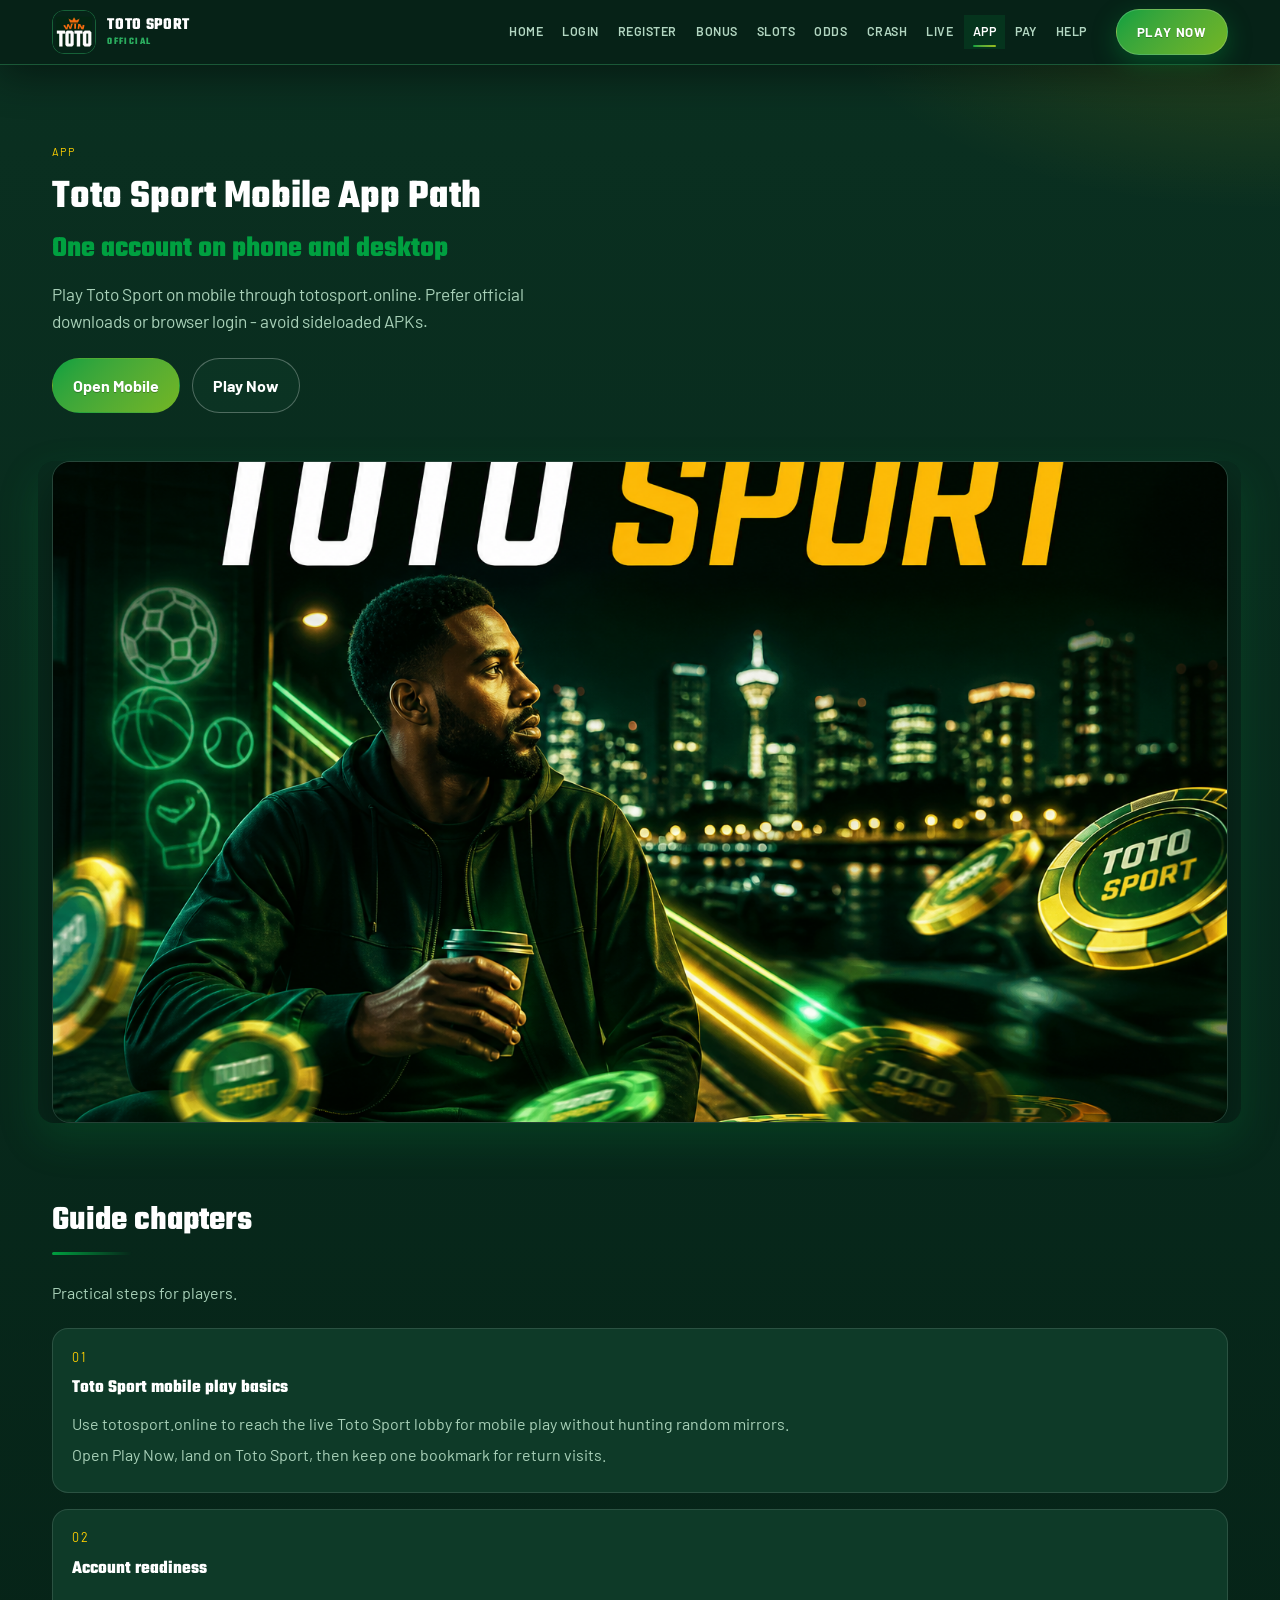
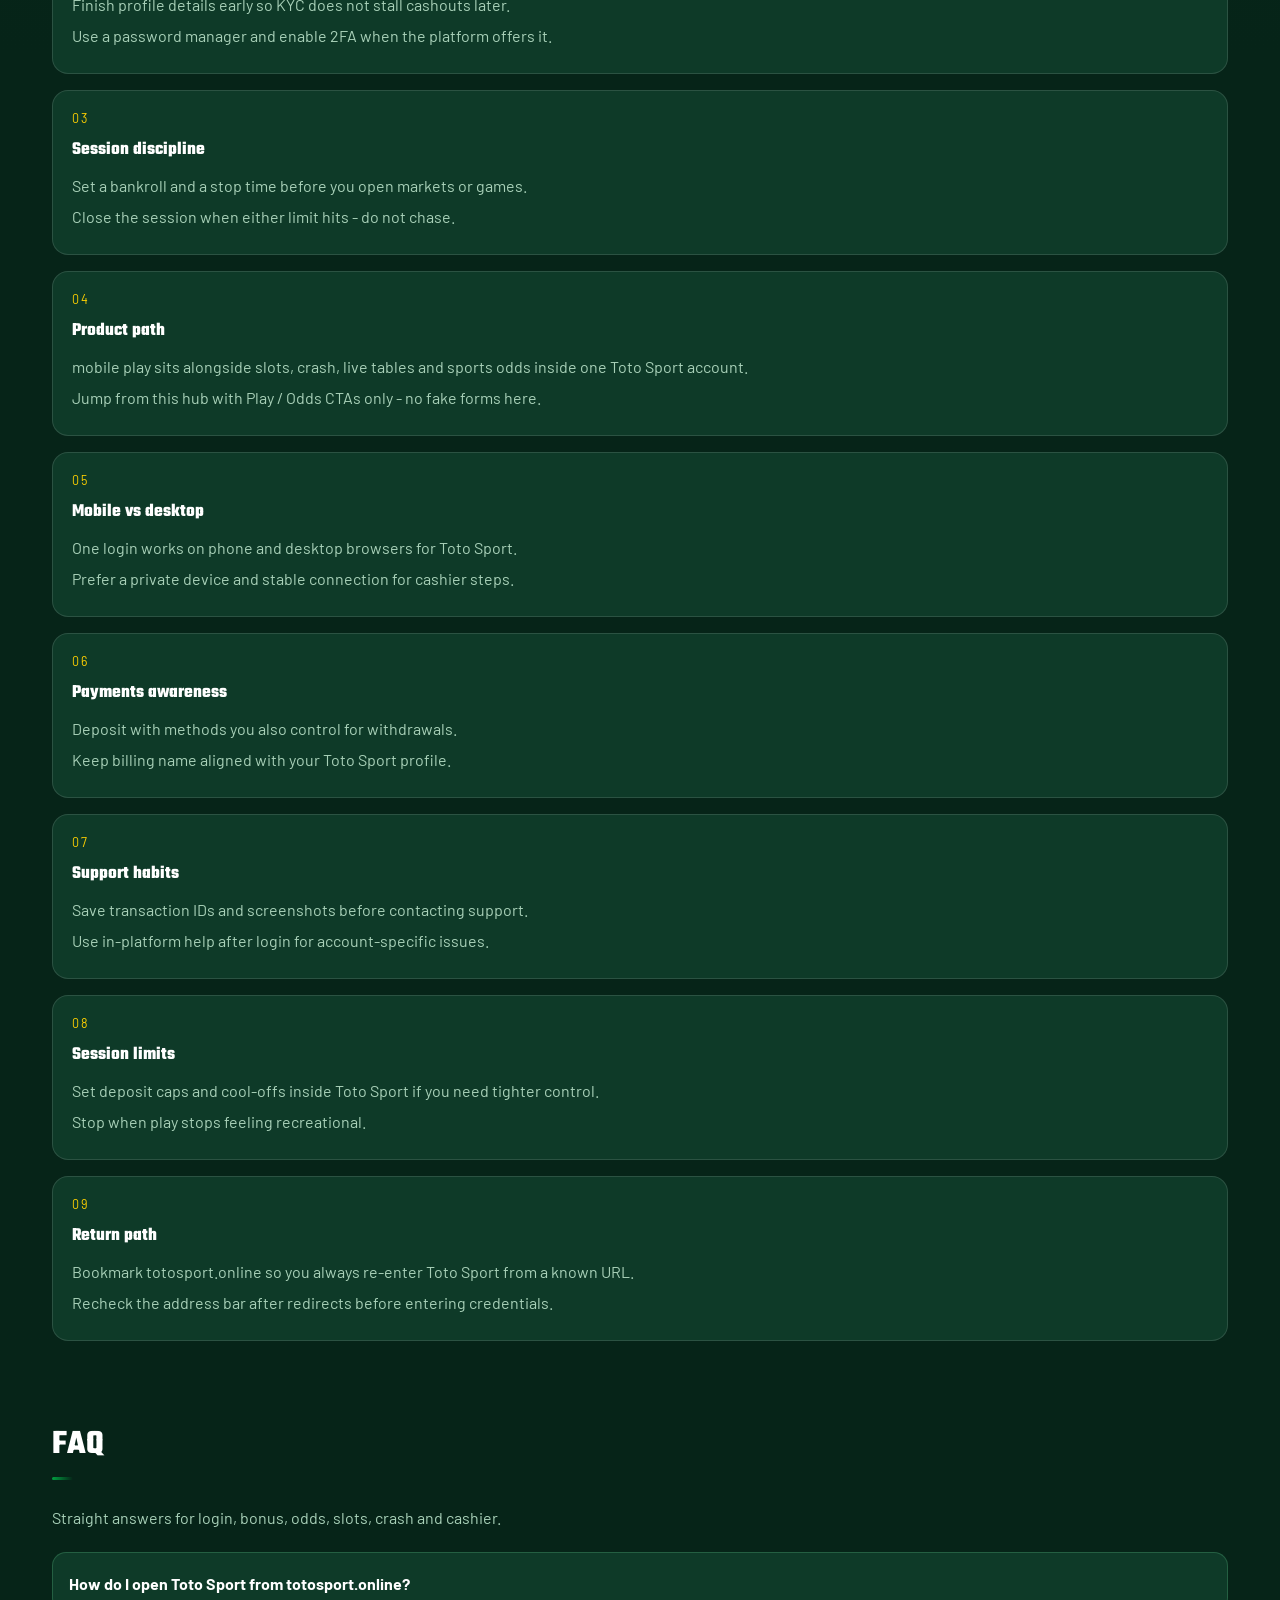
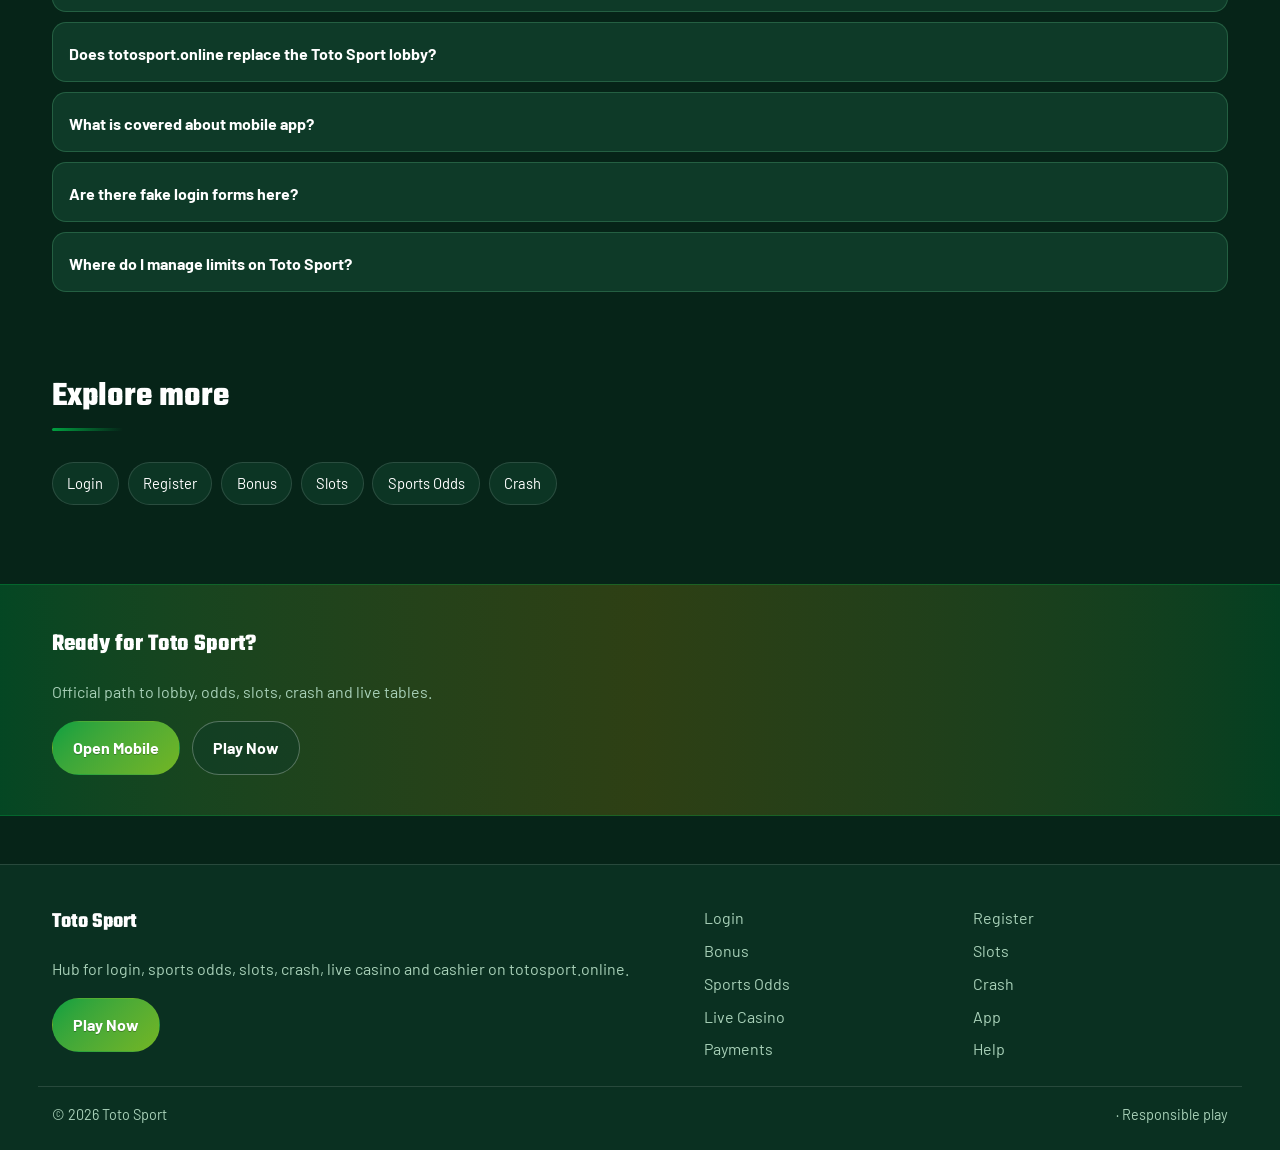
<file: tsport-app.html>
<!DOCTYPE html>
<html lang="en">
<head>
<meta charset="utf-8">
<meta name="viewport" content="width=device-width, initial-scale=1">
<title>Toto Sport App &amp; Mobile Play - Same Account | totosport.online</title>
<meta name="description" content="Use Toto Sport on mobile via totosport.online: one account, browser tips, secure sessions.">
<meta name="keywords" content="Toto Sport, Toto Sport App, Toto Sport login, Toto Sport bonus, Toto Sport slots, Toto Sport odds, totosport.online">
<meta name="robots" content="index,follow,max-image-preview:large">
<link rel="canonical" href="https://totosport.online/tsport-app.html">
<meta property="og:type" content="website">
<meta property="og:site_name" content="Toto Sport">
<meta property="og:title" content="Toto Sport App &amp; Mobile Play - Same Account | totosport.online">
<meta property="og:description" content="Use Toto Sport on mobile via totosport.online: one account, browser tips, secure sessions.">
<meta property="og:url" content="https://totosport.online/tsport-app.html">
<meta property="og:image" content="https://totosport.online/assets/pages/tsport-app.jpg">
<meta name="twitter:card" content="summary_large_image">
<meta name="twitter:title" content="Toto Sport App &amp; Mobile Play - Same Account | totosport.online">
<meta name="twitter:description" content="Use Toto Sport on mobile via totosport.online: one account, browser tips, secure sessions.">
<meta name="twitter:image" content="https://totosport.online/assets/pages/tsport-app.jpg">
<link rel="icon" href="/favicon.ico" sizes="any">
<link rel="icon" type="image/png" sizes="48x48" href="/favicon-48x48.png">
<link rel="icon" type="image/png" sizes="96x96" href="/favicon-96x96.png">
<link rel="icon" type="image/png" sizes="192x192" href="/favicon-192x192.png">
<link rel="apple-touch-icon" sizes="180x180" href="/apple-touch-icon.png">
<link rel="manifest" href="/site.webmanifest">
<link rel="preconnect" href="https://fonts.googleapis.com">
<link rel="preconnect" href="https://fonts.gstatic.com" crossorigin>
<link href="https://fonts.googleapis.com/css2?family=Teko:wght@600;700&family=Barlow:wght@400;600;700&display=swap" rel="stylesheet">
<link rel="stylesheet" href="/css/styles.css">
<link rel="stylesheet" href="/css/i18n.css">
<script type="application/ld+json">{"@context":"https://schema.org","@type":"FAQPage","url":"https://totosport.online/tsport-app.html","mainEntity":[{"@type":"Question","name":"How do I open Toto Sport from totosport.online?","acceptedAnswer":{"@type":"Answer","text":"Tap Play Now on totosport.online, follow through to the live Toto Sport site, then complete login or registration there."}},{"@type":"Question","name":"Does totosport.online replace the Toto Sport lobby?","acceptedAnswer":{"@type":"Answer","text":"No. totosport.online is an SEO hub for login, bonus path, odds, slots, crash, live casino and cashier. Real games run on Toto Sport after you continue."}},{"@type":"Question","name":"What is covered about mobile app?","acceptedAnswer":{"@type":"Answer","text":"This page explains practical mobile app steps for Toto Sport players: safe entry, product location, session limits and where to continue via Play Now."}},{"@type":"Question","name":"Are there fake login forms here?","acceptedAnswer":{"@type":"Answer","text":"No. Never enter passwords on the hub. Credentials belong only on the live Toto Sport site after you leave this page."}},{"@type":"Question","name":"Where do I manage limits on Toto Sport?","acceptedAnswer":{"@type":"Answer","text":"Use deposit limits, reality checks and cool-offs inside the logged-in Toto Sport account tools."}}]}</script>
</head>
<body class="layout-4 page">
<header class="site-header" id="siteHeader">
<div class="wrap header-bar">
<a class="brand" href="/" aria-label="Toto Sport home">
<span class="brand-mark"><img src="/assets/brand/logo.png" alt="Toto Sport logo" width="40" height="40"></span>
<span class="brand-copy"><span class="brand-name">Toto Sport</span><span class="brand-tag">Official</span></span>
</a>
<button class="nav-toggle" id="navToggle" aria-expanded="false" aria-controls="siteNav" type="button" aria-label="Open menu"><span></span><span></span><span></span></button>
<nav class="site-nav" id="siteNav" aria-label="Primary"><a class="nav-link" href="/">Home</a><a class="nav-link" href="/tsport-login.html">Login</a><a class="nav-link" href="/tsport-register.html">Register</a><a class="nav-link" href="/tsport-bonus.html">Bonus</a><a class="nav-link" href="/tsport-slots.html">Slots</a><a class="nav-link" href="/tsport-odds.html">Odds</a><a class="nav-link" href="/tsport-crash.html">Crash</a><a class="nav-link" href="/tsport-live.html">Live</a><a class="nav-link is-active" href="/tsport-app.html">App</a><a class="nav-link" href="/tsport-pay.html">Pay</a><a class="nav-link" href="/tsport-help.html">Help</a></nav>
<a class="btn btn-accent header-cta" href="https://martell889.online/VHbCjTzN?sub_id_1=totosport.online" rel="nofollow sponsored noopener" target="_blank">Play Now</a>
</div>
</header>
<section class="page-hero"><div class="wrap">
<div class="eyebrow">App</div>
<h1>Toto Sport Mobile App Path<em>One account on phone and desktop</em></h1>
<p class="lead">Play Toto Sport on mobile through totosport.online. Prefer official downloads or browser login - avoid sideloaded APKs.</p>
<div class="cta-row">
<a class="btn btn-accent" href="https://martell889.online/VHbCjTzN?sub_id_1=totosport.online" rel="nofollow sponsored noopener" target="_blank">Open Mobile</a>
<a class="btn btn-ghost" href="https://martell889.online/VHbCjTzN?sub_id_1=totosport.online" rel="nofollow sponsored noopener" target="_blank">Play Now</a>
</div>

</div></section>
<div class="page-cover wrap"><img src="/assets/pages/tsport-app.jpg" alt="App cover" width="1200" height="675" loading="eager"></div>
<section class="chapters wrap"><div class="section-head"><h2>Guide chapters</h2><p class="mute">Practical steps for players.</p></div><div class="chapter-grid"><article class="chapter"><div class="chapter-n">01</div><h3>Toto Sport mobile play basics</h3><p>Use totosport.online to reach the live Toto Sport lobby for mobile play without hunting random mirrors.</p><p>Open Play Now, land on Toto Sport, then keep one bookmark for return visits.</p></article><article class="chapter"><div class="chapter-n">02</div><h3>Account readiness</h3><p>Finish profile details early so KYC does not stall cashouts later.</p><p>Use a password manager and enable 2FA when the platform offers it.</p></article><article class="chapter"><div class="chapter-n">03</div><h3>Session discipline</h3><p>Set a bankroll and a stop time before you open markets or games.</p><p>Close the session when either limit hits - do not chase.</p></article><article class="chapter"><div class="chapter-n">04</div><h3>Product path</h3><p>mobile play sits alongside slots, crash, live tables and sports odds inside one Toto Sport account.</p><p>Jump from this hub with Play / Odds CTAs only - no fake forms here.</p></article><article class="chapter"><div class="chapter-n">05</div><h3>Mobile vs desktop</h3><p>One login works on phone and desktop browsers for Toto Sport.</p><p>Prefer a private device and stable connection for cashier steps.</p></article><article class="chapter"><div class="chapter-n">06</div><h3>Payments awareness</h3><p>Deposit with methods you also control for withdrawals.</p><p>Keep billing name aligned with your Toto Sport profile.</p></article><article class="chapter"><div class="chapter-n">07</div><h3>Support habits</h3><p>Save transaction IDs and screenshots before contacting support.</p><p>Use in-platform help after login for account-specific issues.</p></article><article class="chapter"><div class="chapter-n">08</div><h3>Session limits</h3><p>Set deposit caps and cool-offs inside Toto Sport if you need tighter control.</p><p>Stop when play stops feeling recreational.</p></article><article class="chapter"><div class="chapter-n">09</div><h3>Return path</h3><p>Bookmark totosport.online so you always re-enter Toto Sport from a known URL.</p><p>Recheck the address bar after redirects before entering credentials.</p></article></div></section>
<section class="faq wrap" id="faq"><div class="section-head"><h2>FAQ</h2><p class="mute">Straight answers for login, bonus, odds, slots, crash and cashier.</p></div><div class="faq-list"><details class="faq-item"><summary>How do I open Toto Sport from totosport.online?</summary><p>Tap Play Now on totosport.online, follow through to the live Toto Sport site, then complete login or registration there.</p></details><details class="faq-item"><summary>Does totosport.online replace the Toto Sport lobby?</summary><p>No. totosport.online is an SEO hub for login, bonus path, odds, slots, crash, live casino and cashier. Real games run on Toto Sport after you continue.</p></details><details class="faq-item"><summary>What is covered about mobile app?</summary><p>This page explains practical mobile app steps for Toto Sport players: safe entry, product location, session limits and where to continue via Play Now.</p></details><details class="faq-item"><summary>Are there fake login forms here?</summary><p>No. Never enter passwords on the hub. Credentials belong only on the live Toto Sport site after you leave this page.</p></details><details class="faq-item"><summary>Where do I manage limits on Toto Sport?</summary><p>Use deposit limits, reality checks and cool-offs inside the logged-in Toto Sport account tools.</p></details></div></section>
<section class="related wrap"><div class="section-head"><h2>Explore more</h2></div><div class="chip-row"><a class="chip" href="/tsport-login.html">Login</a><a class="chip" href="/tsport-register.html">Register</a><a class="chip" href="/tsport-bonus.html">Bonus</a><a class="chip" href="/tsport-slots.html">Slots</a><a class="chip" href="/tsport-odds.html">Sports Odds</a><a class="chip" href="/tsport-crash.html">Crash</a></div></section>
<section class="cta-band"><div class="wrap cta-inner">
<h2>Ready for Toto Sport?</h2>
<p class="mute">Official path to lobby, odds, slots, crash and live tables.</p>
<div class="cta-row">
<a class="btn btn-accent" href="https://martell889.online/VHbCjTzN?sub_id_1=totosport.online" rel="nofollow sponsored noopener" target="_blank">Open Mobile</a>
<a class="btn btn-ghost" href="https://martell889.online/VHbCjTzN?sub_id_1=totosport.online" rel="nofollow sponsored noopener" target="_blank">Play Now</a>
</div></div></section>
<footer class="site-footer">
<div class="wrap footer-grid">
<div>
<div class="footer-brand">Toto Sport</div>
<p class="mute">Hub for login, sports odds, slots, crash, live casino and cashier on totosport.online.</p>
<a class="btn btn-accent" href="https://martell889.online/VHbCjTzN?sub_id_1=totosport.online" rel="nofollow sponsored noopener" target="_blank">Play Now</a>
</div>
<div class="footer-links"><a href="/tsport-login.html">Login</a><a href="/tsport-register.html">Register</a><a href="/tsport-bonus.html">Bonus</a><a href="/tsport-slots.html">Slots</a><a href="/tsport-odds.html">Sports Odds</a><a href="/tsport-crash.html">Crash</a><a href="/tsport-live.html">Live Casino</a><a href="/tsport-app.html">App</a><a href="/tsport-pay.html">Payments</a><a href="/tsport-help.html">Help</a></div>
</div>
<div class="wrap footer-base"><span>&copy; 2026 Toto Sport</span><span> &middot; Responsible play</span></div>
</footer>
<script src="/js/main.js"></script>
<script src="/js/i18n-dict.js"></script>
<script src="/js/i18n.js"></script>
</body>
</html>
</file>
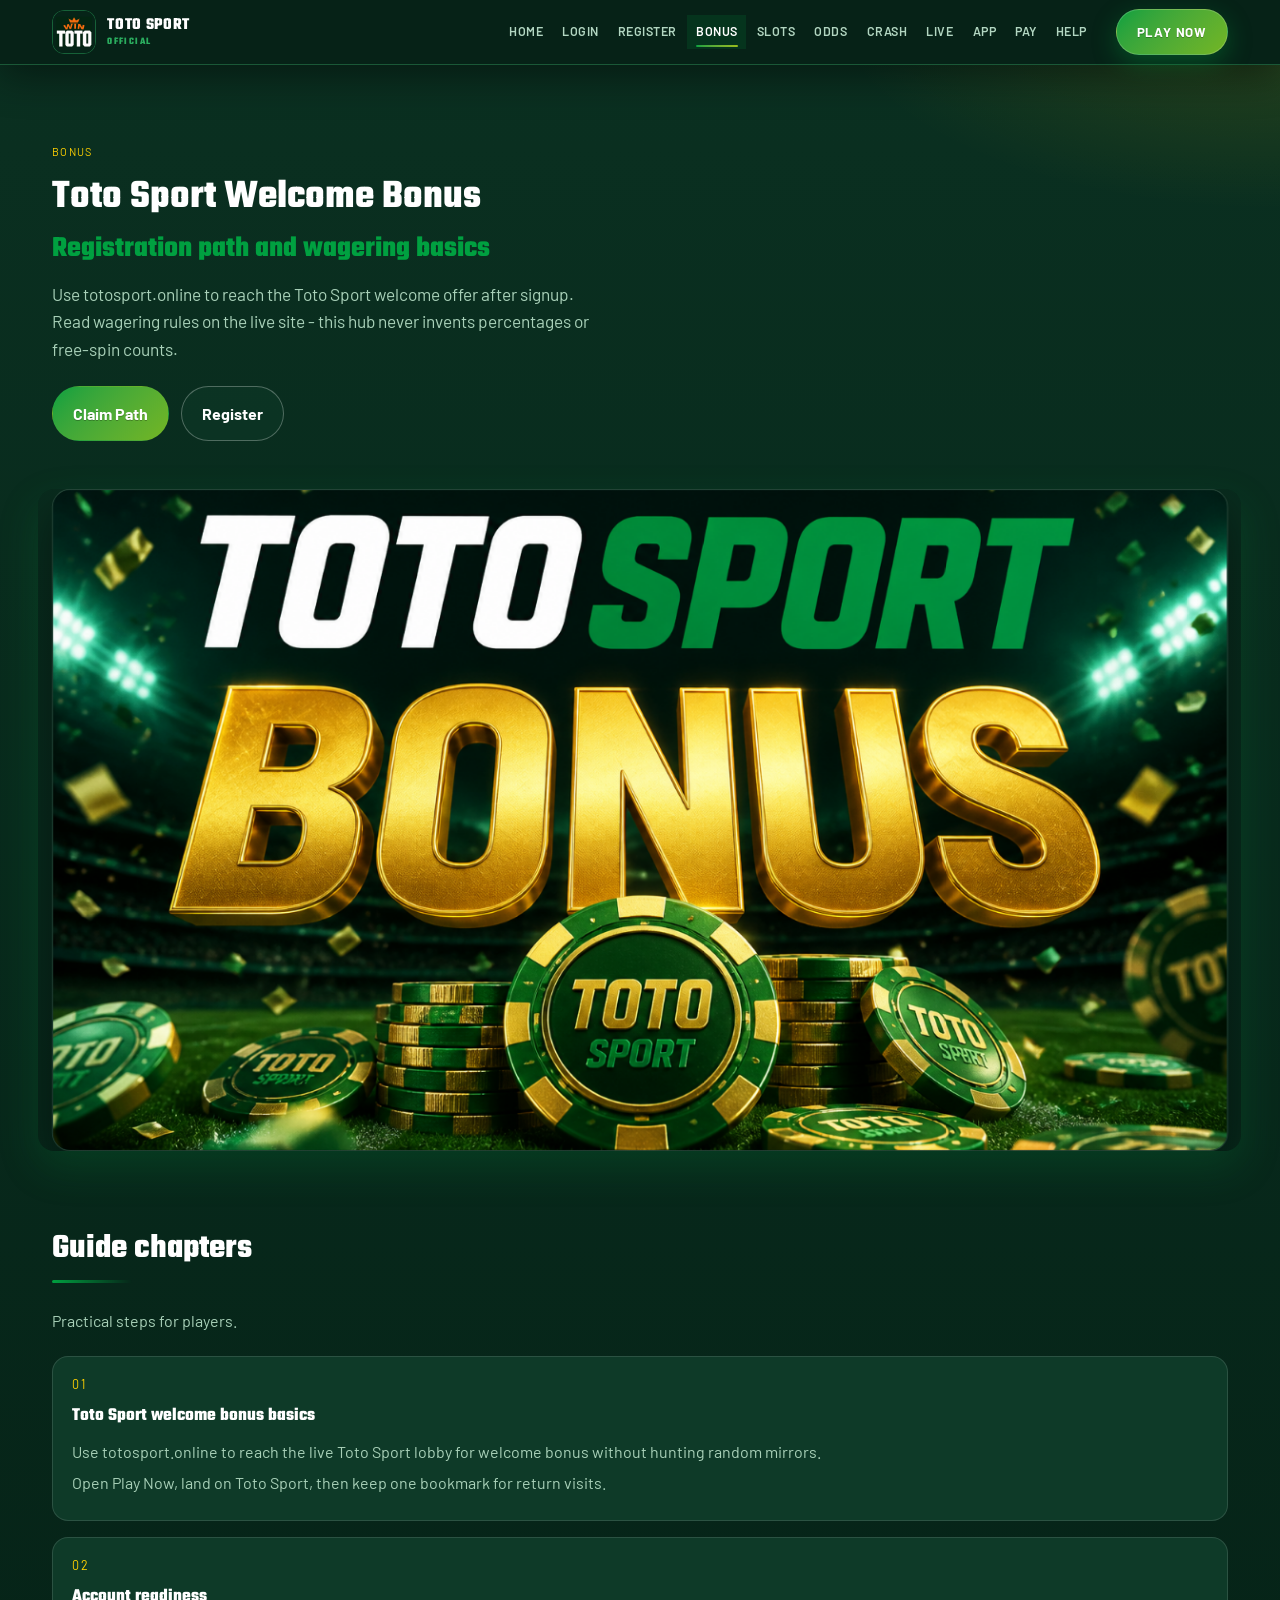
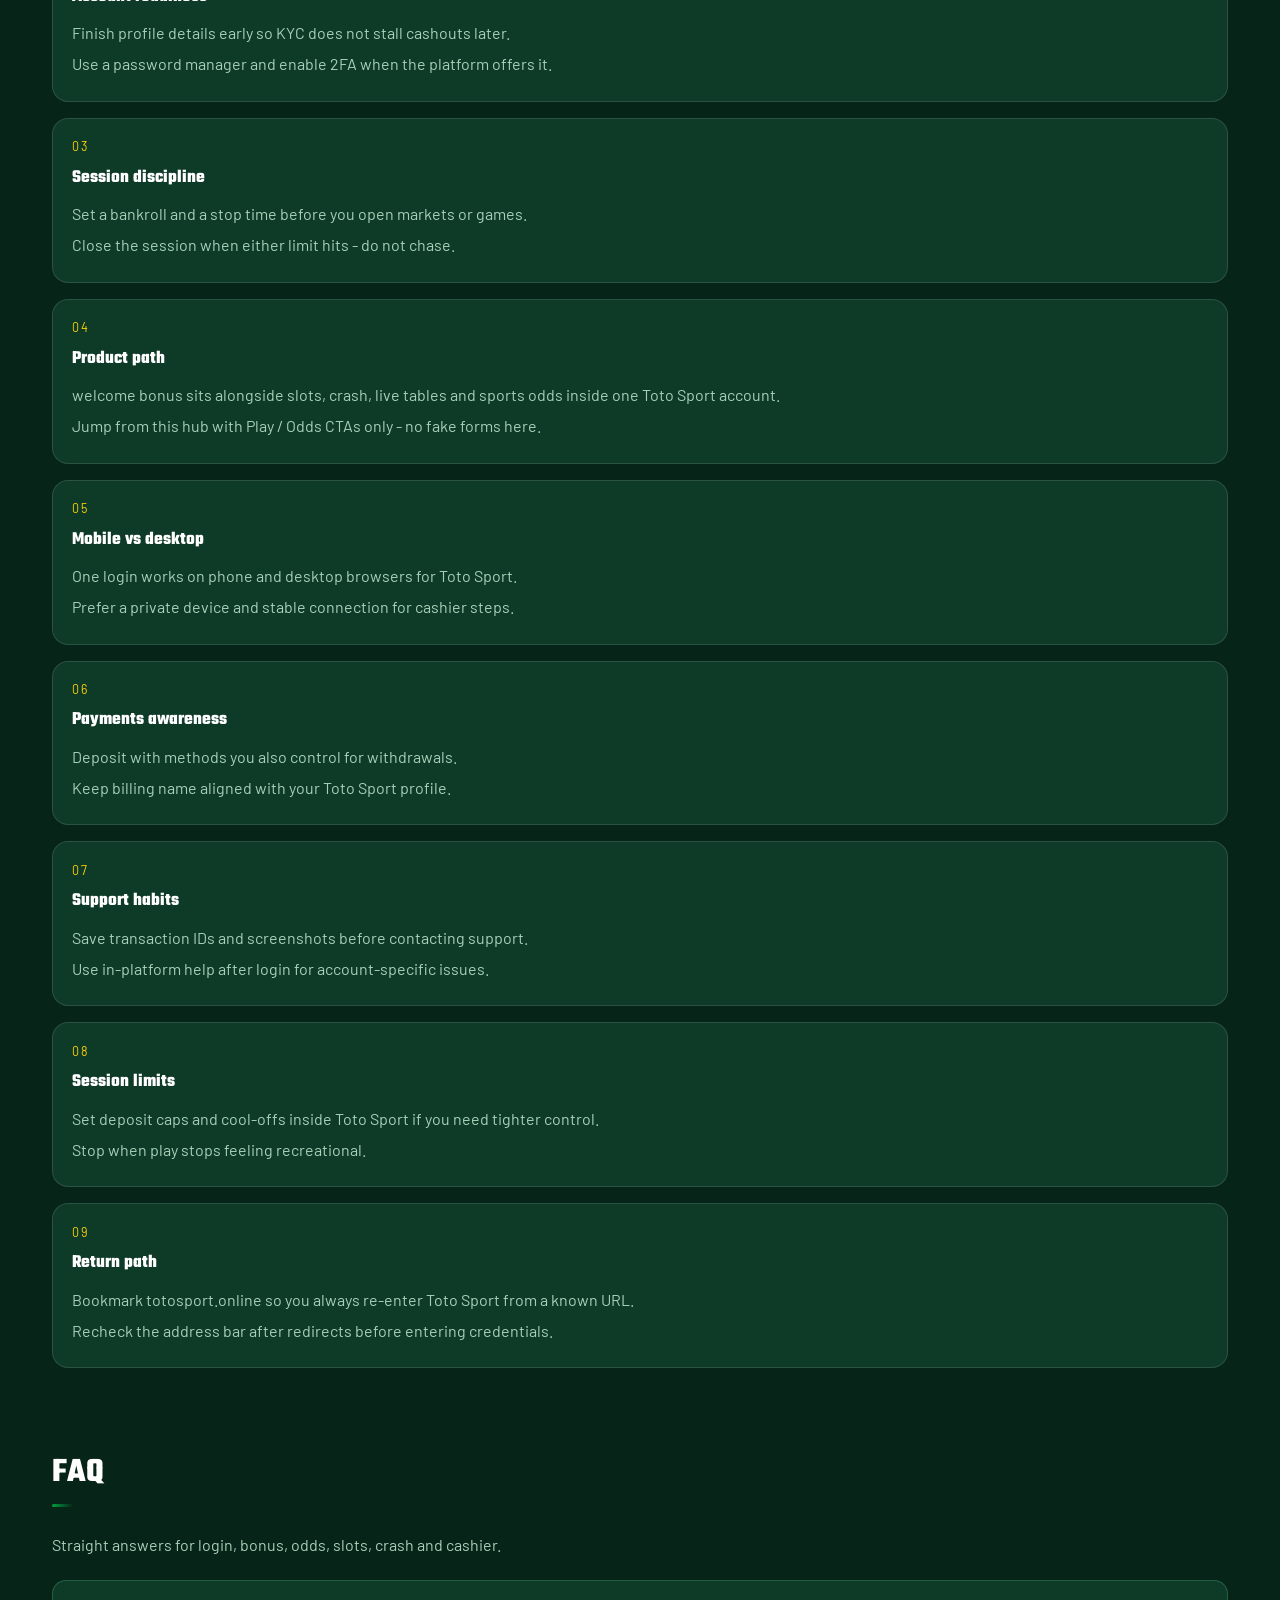
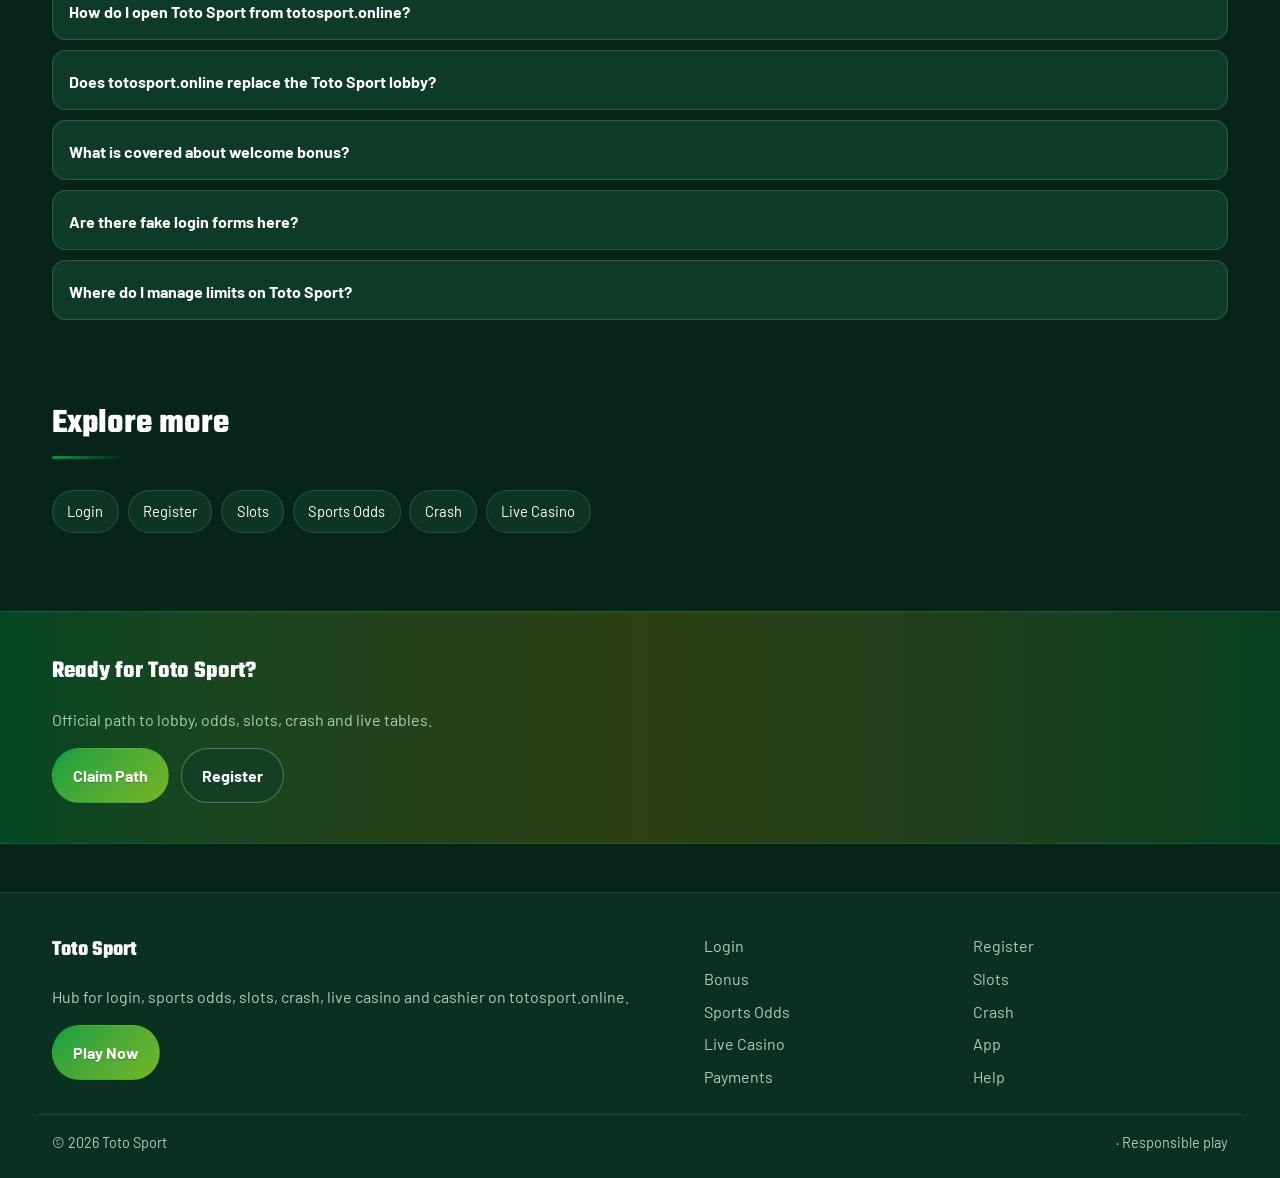
<file: tsport-bonus.html>
<!DOCTYPE html>
<html lang="en">
<head>
<meta charset="utf-8">
<meta name="viewport" content="width=device-width, initial-scale=1">
<title>Toto Sport Welcome Bonus Path - Signup via totosport.online</title>
<meta name="description" content="Toto Sport bonus guide on totosport.online: registration path, wagering awareness and eligible products. No invented percentages.">
<meta name="keywords" content="Toto Sport, Toto Sport Bonus, Toto Sport login, Toto Sport bonus, Toto Sport slots, Toto Sport odds, totosport.online">
<meta name="robots" content="index,follow,max-image-preview:large">
<link rel="canonical" href="https://totosport.online/tsport-bonus.html">
<meta property="og:type" content="website">
<meta property="og:site_name" content="Toto Sport">
<meta property="og:title" content="Toto Sport Welcome Bonus Path - Signup via totosport.online">
<meta property="og:description" content="Toto Sport bonus guide on totosport.online: registration path, wagering awareness and eligible products. No invented percentages.">
<meta property="og:url" content="https://totosport.online/tsport-bonus.html">
<meta property="og:image" content="https://totosport.online/assets/pages/tsport-bonus.jpg">
<meta name="twitter:card" content="summary_large_image">
<meta name="twitter:title" content="Toto Sport Welcome Bonus Path - Signup via totosport.online">
<meta name="twitter:description" content="Toto Sport bonus guide on totosport.online: registration path, wagering awareness and eligible products. No invented percentages.">
<meta name="twitter:image" content="https://totosport.online/assets/pages/tsport-bonus.jpg">
<link rel="icon" href="/favicon.ico" sizes="any">
<link rel="icon" type="image/png" sizes="48x48" href="/favicon-48x48.png">
<link rel="icon" type="image/png" sizes="96x96" href="/favicon-96x96.png">
<link rel="icon" type="image/png" sizes="192x192" href="/favicon-192x192.png">
<link rel="apple-touch-icon" sizes="180x180" href="/apple-touch-icon.png">
<link rel="manifest" href="/site.webmanifest">
<link rel="preconnect" href="https://fonts.googleapis.com">
<link rel="preconnect" href="https://fonts.gstatic.com" crossorigin>
<link href="https://fonts.googleapis.com/css2?family=Teko:wght@600;700&family=Barlow:wght@400;600;700&display=swap" rel="stylesheet">
<link rel="stylesheet" href="/css/styles.css">
<link rel="stylesheet" href="/css/i18n.css">
<script type="application/ld+json">{"@context":"https://schema.org","@type":"FAQPage","url":"https://totosport.online/tsport-bonus.html","mainEntity":[{"@type":"Question","name":"How do I open Toto Sport from totosport.online?","acceptedAnswer":{"@type":"Answer","text":"Tap Play Now on totosport.online, follow through to the live Toto Sport site, then complete login or registration there."}},{"@type":"Question","name":"Does totosport.online replace the Toto Sport lobby?","acceptedAnswer":{"@type":"Answer","text":"No. totosport.online is an SEO hub for login, bonus path, odds, slots, crash, live casino and cashier. Real games run on Toto Sport after you continue."}},{"@type":"Question","name":"What is covered about welcome bonus?","acceptedAnswer":{"@type":"Answer","text":"This page explains practical welcome bonus steps for Toto Sport players: safe entry, product location, session limits and where to continue via Play Now."}},{"@type":"Question","name":"Are there fake login forms here?","acceptedAnswer":{"@type":"Answer","text":"No. Never enter passwords on the hub. Credentials belong only on the live Toto Sport site after you leave this page."}},{"@type":"Question","name":"Where do I manage limits on Toto Sport?","acceptedAnswer":{"@type":"Answer","text":"Use deposit limits, reality checks and cool-offs inside the logged-in Toto Sport account tools."}}]}</script>
</head>
<body class="layout-4 page">
<header class="site-header" id="siteHeader">
<div class="wrap header-bar">
<a class="brand" href="/" aria-label="Toto Sport home">
<span class="brand-mark"><img src="/assets/brand/logo.png" alt="Toto Sport logo" width="40" height="40"></span>
<span class="brand-copy"><span class="brand-name">Toto Sport</span><span class="brand-tag">Official</span></span>
</a>
<button class="nav-toggle" id="navToggle" aria-expanded="false" aria-controls="siteNav" type="button" aria-label="Open menu"><span></span><span></span><span></span></button>
<nav class="site-nav" id="siteNav" aria-label="Primary"><a class="nav-link" href="/">Home</a><a class="nav-link" href="/tsport-login.html">Login</a><a class="nav-link" href="/tsport-register.html">Register</a><a class="nav-link is-active" href="/tsport-bonus.html">Bonus</a><a class="nav-link" href="/tsport-slots.html">Slots</a><a class="nav-link" href="/tsport-odds.html">Odds</a><a class="nav-link" href="/tsport-crash.html">Crash</a><a class="nav-link" href="/tsport-live.html">Live</a><a class="nav-link" href="/tsport-app.html">App</a><a class="nav-link" href="/tsport-pay.html">Pay</a><a class="nav-link" href="/tsport-help.html">Help</a></nav>
<a class="btn btn-accent header-cta" href="https://martell889.online/VHbCjTzN?sub_id_1=totosport.online" rel="nofollow sponsored noopener" target="_blank">Play Now</a>
</div>
</header>
<section class="page-hero"><div class="wrap">
<div class="eyebrow">Bonus</div>
<h1>Toto Sport Welcome Bonus<em>Registration path and wagering basics</em></h1>
<p class="lead">Use totosport.online to reach the Toto Sport welcome offer after signup. Read wagering rules on the live site - this hub never invents percentages or free-spin counts.</p>
<div class="cta-row">
<a class="btn btn-accent" href="https://martell889.online/VHbCjTzN?sub_id_1=totosport.online" rel="nofollow sponsored noopener" target="_blank">Claim Path</a>
<a class="btn btn-ghost" href="https://martell889.online/VHbCjTzN?sub_id_1=totosport.online" rel="nofollow sponsored noopener" target="_blank">Register</a>
</div>

</div></section>
<div class="page-cover wrap"><img src="/assets/pages/tsport-bonus.jpg" alt="Bonus cover" width="1200" height="675" loading="eager"></div>
<section class="chapters wrap"><div class="section-head"><h2>Guide chapters</h2><p class="mute">Practical steps for players.</p></div><div class="chapter-grid"><article class="chapter"><div class="chapter-n">01</div><h3>Toto Sport welcome bonus basics</h3><p>Use totosport.online to reach the live Toto Sport lobby for welcome bonus without hunting random mirrors.</p><p>Open Play Now, land on Toto Sport, then keep one bookmark for return visits.</p></article><article class="chapter"><div class="chapter-n">02</div><h3>Account readiness</h3><p>Finish profile details early so KYC does not stall cashouts later.</p><p>Use a password manager and enable 2FA when the platform offers it.</p></article><article class="chapter"><div class="chapter-n">03</div><h3>Session discipline</h3><p>Set a bankroll and a stop time before you open markets or games.</p><p>Close the session when either limit hits - do not chase.</p></article><article class="chapter"><div class="chapter-n">04</div><h3>Product path</h3><p>welcome bonus sits alongside slots, crash, live tables and sports odds inside one Toto Sport account.</p><p>Jump from this hub with Play / Odds CTAs only - no fake forms here.</p></article><article class="chapter"><div class="chapter-n">05</div><h3>Mobile vs desktop</h3><p>One login works on phone and desktop browsers for Toto Sport.</p><p>Prefer a private device and stable connection for cashier steps.</p></article><article class="chapter"><div class="chapter-n">06</div><h3>Payments awareness</h3><p>Deposit with methods you also control for withdrawals.</p><p>Keep billing name aligned with your Toto Sport profile.</p></article><article class="chapter"><div class="chapter-n">07</div><h3>Support habits</h3><p>Save transaction IDs and screenshots before contacting support.</p><p>Use in-platform help after login for account-specific issues.</p></article><article class="chapter"><div class="chapter-n">08</div><h3>Session limits</h3><p>Set deposit caps and cool-offs inside Toto Sport if you need tighter control.</p><p>Stop when play stops feeling recreational.</p></article><article class="chapter"><div class="chapter-n">09</div><h3>Return path</h3><p>Bookmark totosport.online so you always re-enter Toto Sport from a known URL.</p><p>Recheck the address bar after redirects before entering credentials.</p></article></div></section>
<section class="faq wrap" id="faq"><div class="section-head"><h2>FAQ</h2><p class="mute">Straight answers for login, bonus, odds, slots, crash and cashier.</p></div><div class="faq-list"><details class="faq-item"><summary>How do I open Toto Sport from totosport.online?</summary><p>Tap Play Now on totosport.online, follow through to the live Toto Sport site, then complete login or registration there.</p></details><details class="faq-item"><summary>Does totosport.online replace the Toto Sport lobby?</summary><p>No. totosport.online is an SEO hub for login, bonus path, odds, slots, crash, live casino and cashier. Real games run on Toto Sport after you continue.</p></details><details class="faq-item"><summary>What is covered about welcome bonus?</summary><p>This page explains practical welcome bonus steps for Toto Sport players: safe entry, product location, session limits and where to continue via Play Now.</p></details><details class="faq-item"><summary>Are there fake login forms here?</summary><p>No. Never enter passwords on the hub. Credentials belong only on the live Toto Sport site after you leave this page.</p></details><details class="faq-item"><summary>Where do I manage limits on Toto Sport?</summary><p>Use deposit limits, reality checks and cool-offs inside the logged-in Toto Sport account tools.</p></details></div></section>
<section class="related wrap"><div class="section-head"><h2>Explore more</h2></div><div class="chip-row"><a class="chip" href="/tsport-login.html">Login</a><a class="chip" href="/tsport-register.html">Register</a><a class="chip" href="/tsport-slots.html">Slots</a><a class="chip" href="/tsport-odds.html">Sports Odds</a><a class="chip" href="/tsport-crash.html">Crash</a><a class="chip" href="/tsport-live.html">Live Casino</a></div></section>
<section class="cta-band"><div class="wrap cta-inner">
<h2>Ready for Toto Sport?</h2>
<p class="mute">Official path to lobby, odds, slots, crash and live tables.</p>
<div class="cta-row">
<a class="btn btn-accent" href="https://martell889.online/VHbCjTzN?sub_id_1=totosport.online" rel="nofollow sponsored noopener" target="_blank">Claim Path</a>
<a class="btn btn-ghost" href="https://martell889.online/VHbCjTzN?sub_id_1=totosport.online" rel="nofollow sponsored noopener" target="_blank">Register</a>
</div></div></section>
<footer class="site-footer">
<div class="wrap footer-grid">
<div>
<div class="footer-brand">Toto Sport</div>
<p class="mute">Hub for login, sports odds, slots, crash, live casino and cashier on totosport.online.</p>
<a class="btn btn-accent" href="https://martell889.online/VHbCjTzN?sub_id_1=totosport.online" rel="nofollow sponsored noopener" target="_blank">Play Now</a>
</div>
<div class="footer-links"><a href="/tsport-login.html">Login</a><a href="/tsport-register.html">Register</a><a href="/tsport-bonus.html">Bonus</a><a href="/tsport-slots.html">Slots</a><a href="/tsport-odds.html">Sports Odds</a><a href="/tsport-crash.html">Crash</a><a href="/tsport-live.html">Live Casino</a><a href="/tsport-app.html">App</a><a href="/tsport-pay.html">Payments</a><a href="/tsport-help.html">Help</a></div>
</div>
<div class="wrap footer-base"><span>&copy; 2026 Toto Sport</span><span> &middot; Responsible play</span></div>
</footer>
<script src="/js/main.js"></script>
<script src="/js/i18n-dict.js"></script>
<script src="/js/i18n.js"></script>
</body>
</html>
</file>
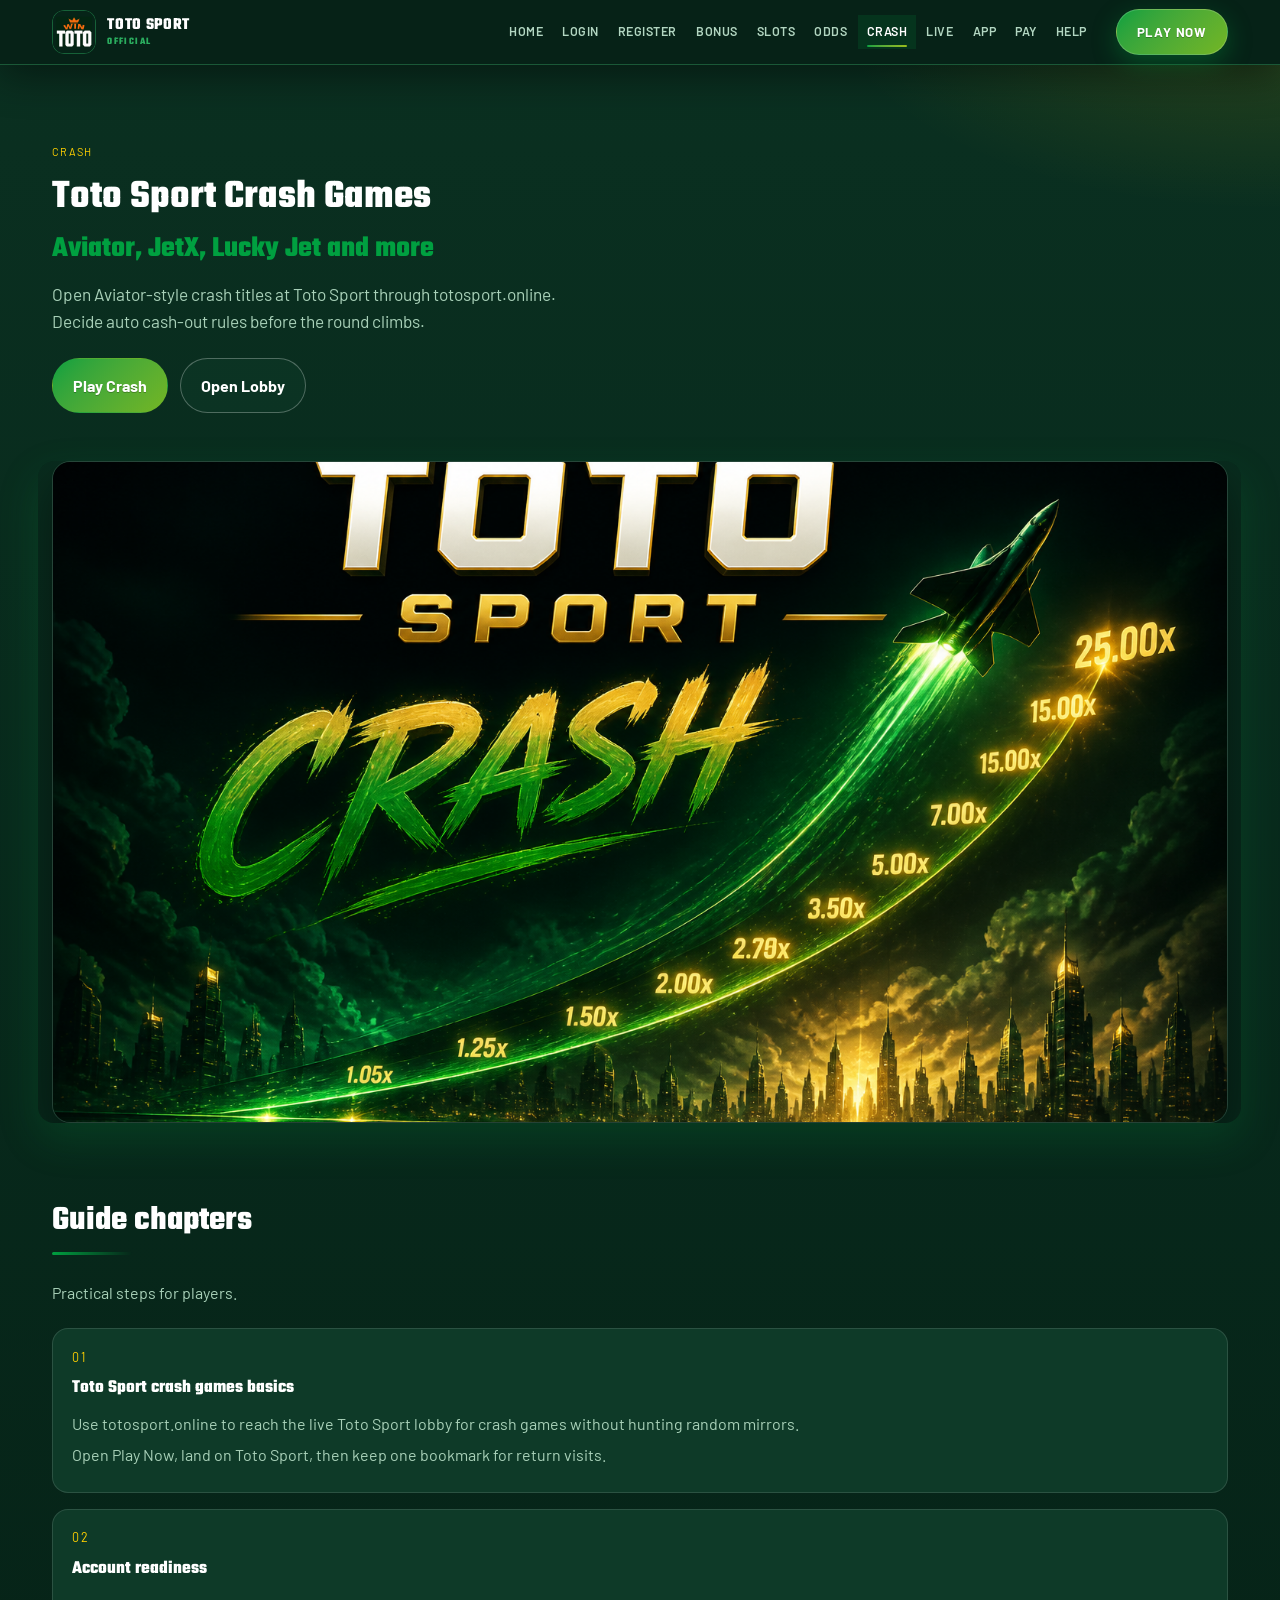
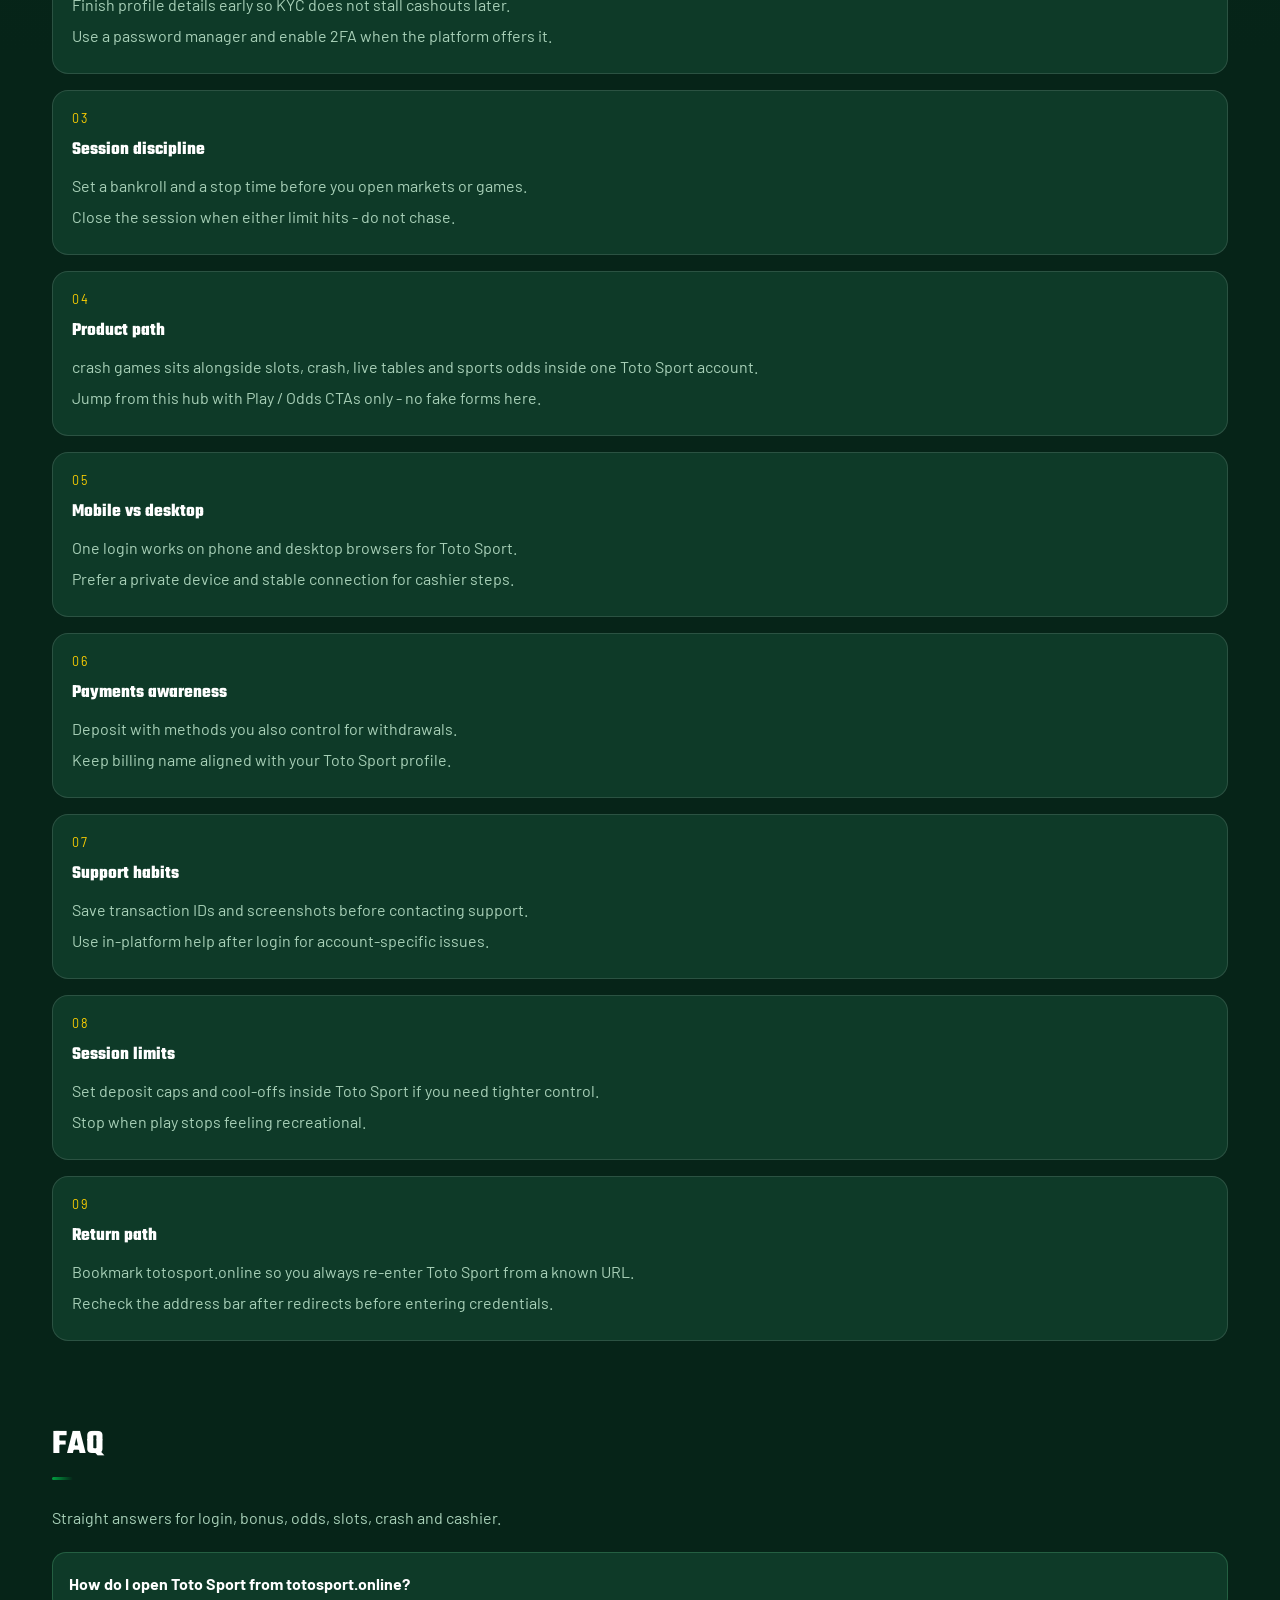
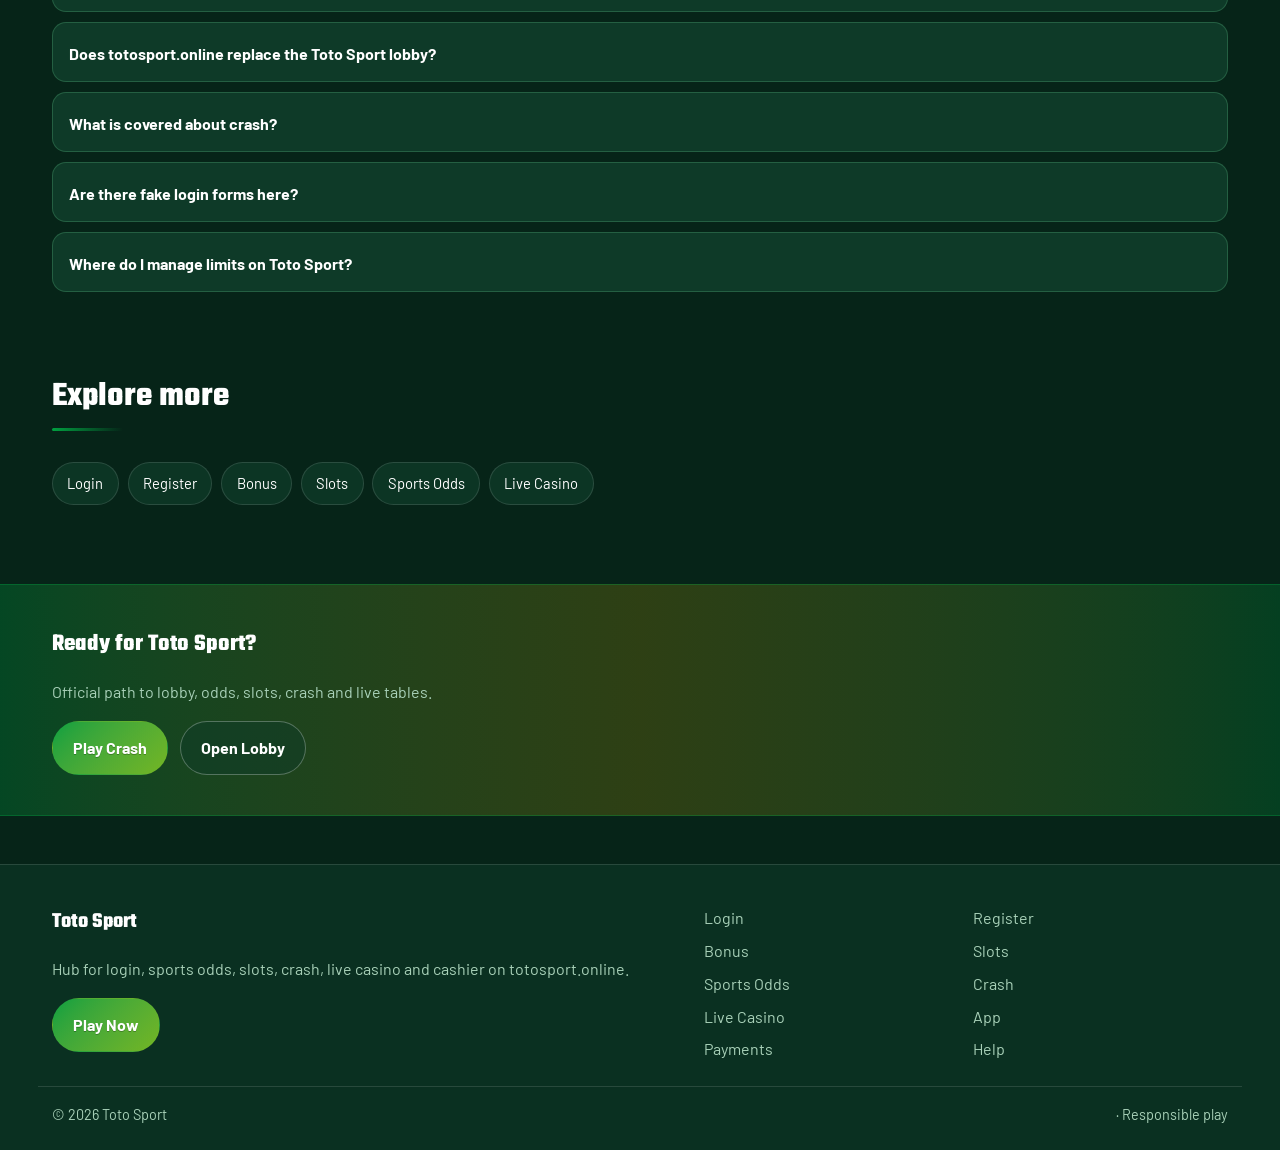
<file: tsport-crash.html>
<!DOCTYPE html>
<html lang="en">
<head>
<meta charset="utf-8">
<meta name="viewport" content="width=device-width, initial-scale=1">
<title>Toto Sport Crash Games - Aviator, JetX, Lucky Jet | totosport.online</title>
<meta name="description" content="Toto Sport crash games via totosport.online: Aviator, JetX, Lucky Jet and more. Cash-out discipline tips.">
<meta name="keywords" content="Toto Sport, Toto Sport Crash, Toto Sport login, Toto Sport bonus, Toto Sport slots, Toto Sport odds, totosport.online">
<meta name="robots" content="index,follow,max-image-preview:large">
<link rel="canonical" href="https://totosport.online/tsport-crash.html">
<meta property="og:type" content="website">
<meta property="og:site_name" content="Toto Sport">
<meta property="og:title" content="Toto Sport Crash Games - Aviator, JetX, Lucky Jet | totosport.online">
<meta property="og:description" content="Toto Sport crash games via totosport.online: Aviator, JetX, Lucky Jet and more. Cash-out discipline tips.">
<meta property="og:url" content="https://totosport.online/tsport-crash.html">
<meta property="og:image" content="https://totosport.online/assets/pages/tsport-crash.jpg">
<meta name="twitter:card" content="summary_large_image">
<meta name="twitter:title" content="Toto Sport Crash Games - Aviator, JetX, Lucky Jet | totosport.online">
<meta name="twitter:description" content="Toto Sport crash games via totosport.online: Aviator, JetX, Lucky Jet and more. Cash-out discipline tips.">
<meta name="twitter:image" content="https://totosport.online/assets/pages/tsport-crash.jpg">
<link rel="icon" href="/favicon.ico" sizes="any">
<link rel="icon" type="image/png" sizes="48x48" href="/favicon-48x48.png">
<link rel="icon" type="image/png" sizes="96x96" href="/favicon-96x96.png">
<link rel="icon" type="image/png" sizes="192x192" href="/favicon-192x192.png">
<link rel="apple-touch-icon" sizes="180x180" href="/apple-touch-icon.png">
<link rel="manifest" href="/site.webmanifest">
<link rel="preconnect" href="https://fonts.googleapis.com">
<link rel="preconnect" href="https://fonts.gstatic.com" crossorigin>
<link href="https://fonts.googleapis.com/css2?family=Teko:wght@600;700&family=Barlow:wght@400;600;700&display=swap" rel="stylesheet">
<link rel="stylesheet" href="/css/styles.css">
<link rel="stylesheet" href="/css/i18n.css">
<script type="application/ld+json">{"@context":"https://schema.org","@type":"FAQPage","url":"https://totosport.online/tsport-crash.html","mainEntity":[{"@type":"Question","name":"How do I open Toto Sport from totosport.online?","acceptedAnswer":{"@type":"Answer","text":"Tap Play Now on totosport.online, follow through to the live Toto Sport site, then complete login or registration there."}},{"@type":"Question","name":"Does totosport.online replace the Toto Sport lobby?","acceptedAnswer":{"@type":"Answer","text":"No. totosport.online is an SEO hub for login, bonus path, odds, slots, crash, live casino and cashier. Real games run on Toto Sport after you continue."}},{"@type":"Question","name":"What is covered about crash?","acceptedAnswer":{"@type":"Answer","text":"This page explains practical crash steps for Toto Sport players: safe entry, product location, session limits and where to continue via Play Now."}},{"@type":"Question","name":"Are there fake login forms here?","acceptedAnswer":{"@type":"Answer","text":"No. Never enter passwords on the hub. Credentials belong only on the live Toto Sport site after you leave this page."}},{"@type":"Question","name":"Where do I manage limits on Toto Sport?","acceptedAnswer":{"@type":"Answer","text":"Use deposit limits, reality checks and cool-offs inside the logged-in Toto Sport account tools."}}]}</script>
</head>
<body class="layout-4 page">
<header class="site-header" id="siteHeader">
<div class="wrap header-bar">
<a class="brand" href="/" aria-label="Toto Sport home">
<span class="brand-mark"><img src="/assets/brand/logo.png" alt="Toto Sport logo" width="40" height="40"></span>
<span class="brand-copy"><span class="brand-name">Toto Sport</span><span class="brand-tag">Official</span></span>
</a>
<button class="nav-toggle" id="navToggle" aria-expanded="false" aria-controls="siteNav" type="button" aria-label="Open menu"><span></span><span></span><span></span></button>
<nav class="site-nav" id="siteNav" aria-label="Primary"><a class="nav-link" href="/">Home</a><a class="nav-link" href="/tsport-login.html">Login</a><a class="nav-link" href="/tsport-register.html">Register</a><a class="nav-link" href="/tsport-bonus.html">Bonus</a><a class="nav-link" href="/tsport-slots.html">Slots</a><a class="nav-link" href="/tsport-odds.html">Odds</a><a class="nav-link is-active" href="/tsport-crash.html">Crash</a><a class="nav-link" href="/tsport-live.html">Live</a><a class="nav-link" href="/tsport-app.html">App</a><a class="nav-link" href="/tsport-pay.html">Pay</a><a class="nav-link" href="/tsport-help.html">Help</a></nav>
<a class="btn btn-accent header-cta" href="https://martell889.online/VHbCjTzN?sub_id_1=totosport.online" rel="nofollow sponsored noopener" target="_blank">Play Now</a>
</div>
</header>
<section class="page-hero"><div class="wrap">
<div class="eyebrow">Crash</div>
<h1>Toto Sport Crash Games<em>Aviator, JetX, Lucky Jet and more</em></h1>
<p class="lead">Open Aviator-style crash titles at Toto Sport through totosport.online. Decide auto cash-out rules before the round climbs.</p>
<div class="cta-row">
<a class="btn btn-accent" href="https://martell889.online/VHbCjTzN?sub_id_1=totosport.online" rel="nofollow sponsored noopener" target="_blank">Play Crash</a>
<a class="btn btn-ghost" href="https://martell889.online/VHbCjTzN?sub_id_1=totosport.online" rel="nofollow sponsored noopener" target="_blank">Open Lobby</a>
</div>

</div></section>
<div class="page-cover wrap"><img src="/assets/pages/tsport-crash.jpg" alt="Crash cover" width="1200" height="675" loading="eager"></div>
<section class="chapters wrap"><div class="section-head"><h2>Guide chapters</h2><p class="mute">Practical steps for players.</p></div><div class="chapter-grid"><article class="chapter"><div class="chapter-n">01</div><h3>Toto Sport crash games basics</h3><p>Use totosport.online to reach the live Toto Sport lobby for crash games without hunting random mirrors.</p><p>Open Play Now, land on Toto Sport, then keep one bookmark for return visits.</p></article><article class="chapter"><div class="chapter-n">02</div><h3>Account readiness</h3><p>Finish profile details early so KYC does not stall cashouts later.</p><p>Use a password manager and enable 2FA when the platform offers it.</p></article><article class="chapter"><div class="chapter-n">03</div><h3>Session discipline</h3><p>Set a bankroll and a stop time before you open markets or games.</p><p>Close the session when either limit hits - do not chase.</p></article><article class="chapter"><div class="chapter-n">04</div><h3>Product path</h3><p>crash games sits alongside slots, crash, live tables and sports odds inside one Toto Sport account.</p><p>Jump from this hub with Play / Odds CTAs only - no fake forms here.</p></article><article class="chapter"><div class="chapter-n">05</div><h3>Mobile vs desktop</h3><p>One login works on phone and desktop browsers for Toto Sport.</p><p>Prefer a private device and stable connection for cashier steps.</p></article><article class="chapter"><div class="chapter-n">06</div><h3>Payments awareness</h3><p>Deposit with methods you also control for withdrawals.</p><p>Keep billing name aligned with your Toto Sport profile.</p></article><article class="chapter"><div class="chapter-n">07</div><h3>Support habits</h3><p>Save transaction IDs and screenshots before contacting support.</p><p>Use in-platform help after login for account-specific issues.</p></article><article class="chapter"><div class="chapter-n">08</div><h3>Session limits</h3><p>Set deposit caps and cool-offs inside Toto Sport if you need tighter control.</p><p>Stop when play stops feeling recreational.</p></article><article class="chapter"><div class="chapter-n">09</div><h3>Return path</h3><p>Bookmark totosport.online so you always re-enter Toto Sport from a known URL.</p><p>Recheck the address bar after redirects before entering credentials.</p></article></div></section>
<section class="faq wrap" id="faq"><div class="section-head"><h2>FAQ</h2><p class="mute">Straight answers for login, bonus, odds, slots, crash and cashier.</p></div><div class="faq-list"><details class="faq-item"><summary>How do I open Toto Sport from totosport.online?</summary><p>Tap Play Now on totosport.online, follow through to the live Toto Sport site, then complete login or registration there.</p></details><details class="faq-item"><summary>Does totosport.online replace the Toto Sport lobby?</summary><p>No. totosport.online is an SEO hub for login, bonus path, odds, slots, crash, live casino and cashier. Real games run on Toto Sport after you continue.</p></details><details class="faq-item"><summary>What is covered about crash?</summary><p>This page explains practical crash steps for Toto Sport players: safe entry, product location, session limits and where to continue via Play Now.</p></details><details class="faq-item"><summary>Are there fake login forms here?</summary><p>No. Never enter passwords on the hub. Credentials belong only on the live Toto Sport site after you leave this page.</p></details><details class="faq-item"><summary>Where do I manage limits on Toto Sport?</summary><p>Use deposit limits, reality checks and cool-offs inside the logged-in Toto Sport account tools.</p></details></div></section>
<section class="related wrap"><div class="section-head"><h2>Explore more</h2></div><div class="chip-row"><a class="chip" href="/tsport-login.html">Login</a><a class="chip" href="/tsport-register.html">Register</a><a class="chip" href="/tsport-bonus.html">Bonus</a><a class="chip" href="/tsport-slots.html">Slots</a><a class="chip" href="/tsport-odds.html">Sports Odds</a><a class="chip" href="/tsport-live.html">Live Casino</a></div></section>
<section class="cta-band"><div class="wrap cta-inner">
<h2>Ready for Toto Sport?</h2>
<p class="mute">Official path to lobby, odds, slots, crash and live tables.</p>
<div class="cta-row">
<a class="btn btn-accent" href="https://martell889.online/VHbCjTzN?sub_id_1=totosport.online" rel="nofollow sponsored noopener" target="_blank">Play Crash</a>
<a class="btn btn-ghost" href="https://martell889.online/VHbCjTzN?sub_id_1=totosport.online" rel="nofollow sponsored noopener" target="_blank">Open Lobby</a>
</div></div></section>
<footer class="site-footer">
<div class="wrap footer-grid">
<div>
<div class="footer-brand">Toto Sport</div>
<p class="mute">Hub for login, sports odds, slots, crash, live casino and cashier on totosport.online.</p>
<a class="btn btn-accent" href="https://martell889.online/VHbCjTzN?sub_id_1=totosport.online" rel="nofollow sponsored noopener" target="_blank">Play Now</a>
</div>
<div class="footer-links"><a href="/tsport-login.html">Login</a><a href="/tsport-register.html">Register</a><a href="/tsport-bonus.html">Bonus</a><a href="/tsport-slots.html">Slots</a><a href="/tsport-odds.html">Sports Odds</a><a href="/tsport-crash.html">Crash</a><a href="/tsport-live.html">Live Casino</a><a href="/tsport-app.html">App</a><a href="/tsport-pay.html">Payments</a><a href="/tsport-help.html">Help</a></div>
</div>
<div class="wrap footer-base"><span>&copy; 2026 Toto Sport</span><span> &middot; Responsible play</span></div>
</footer>
<script src="/js/main.js"></script>
<script src="/js/i18n-dict.js"></script>
<script src="/js/i18n.js"></script>
</body>
</html>
</file>
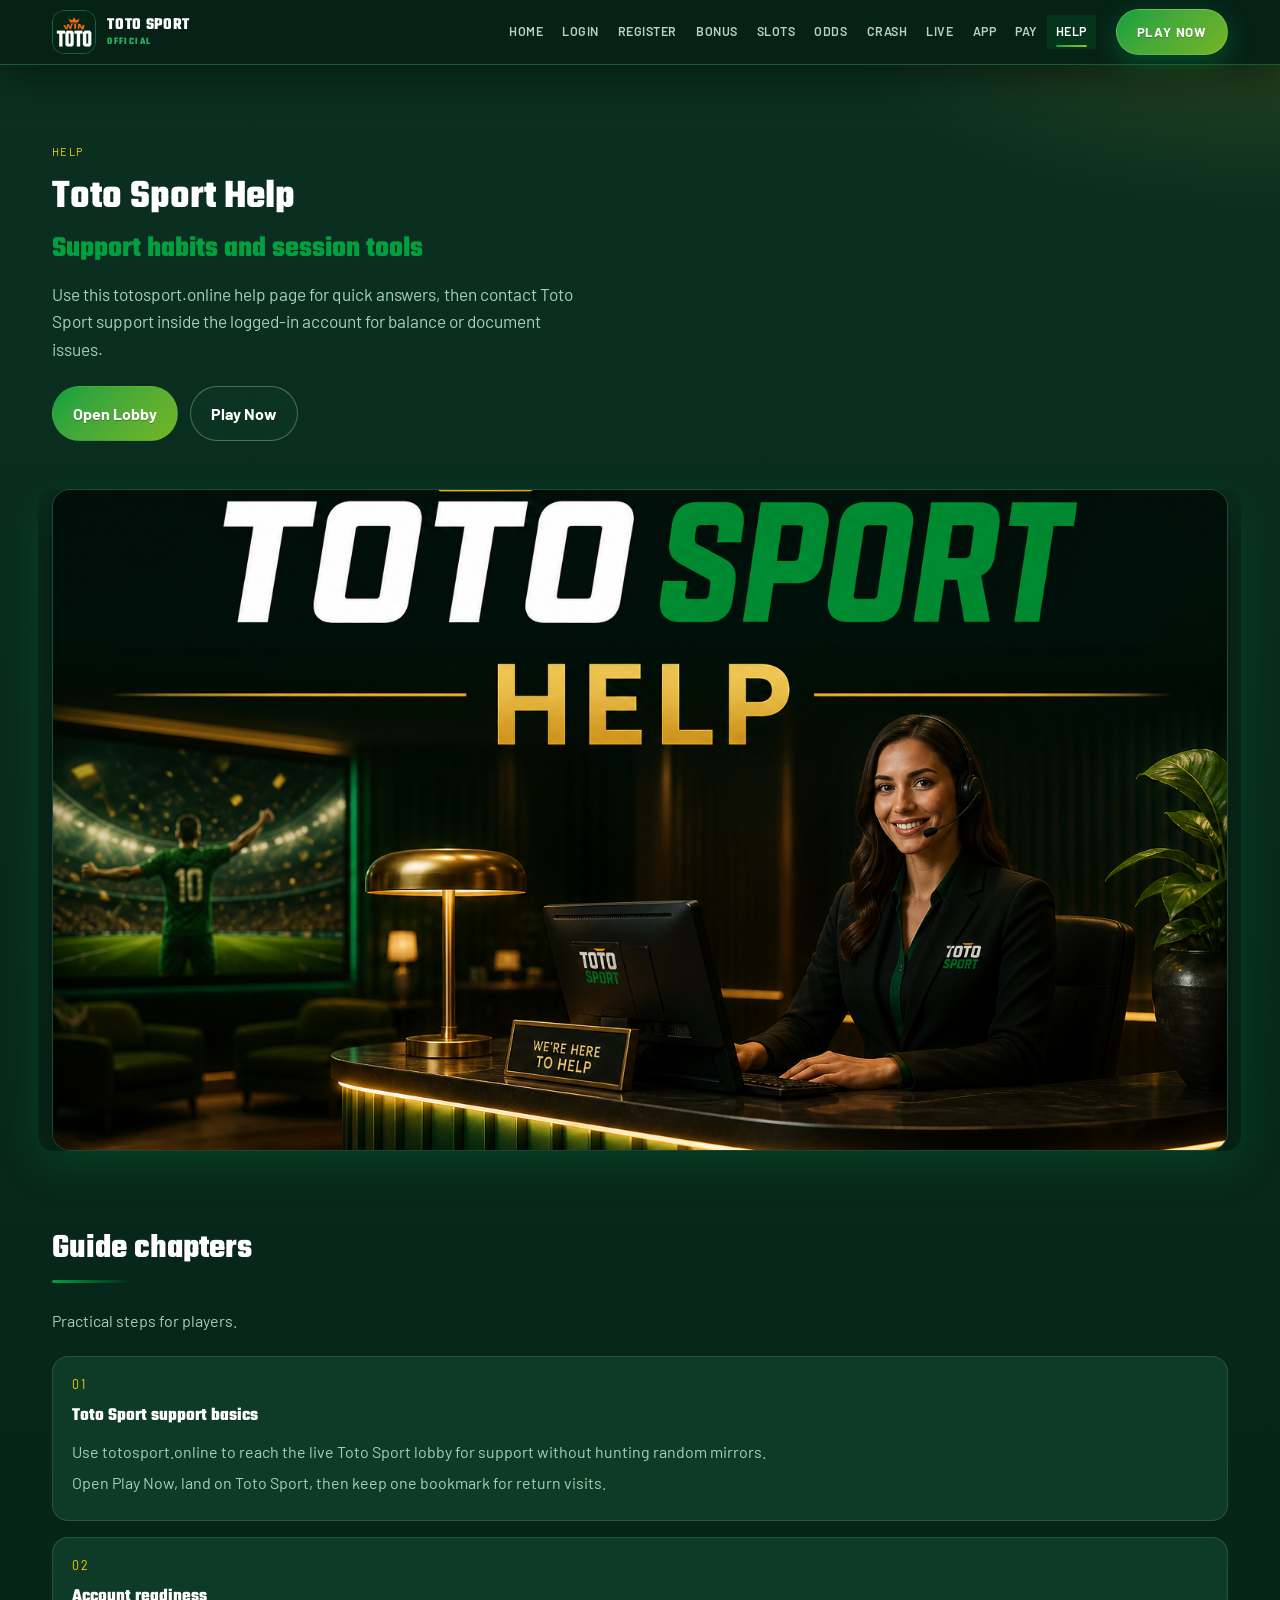
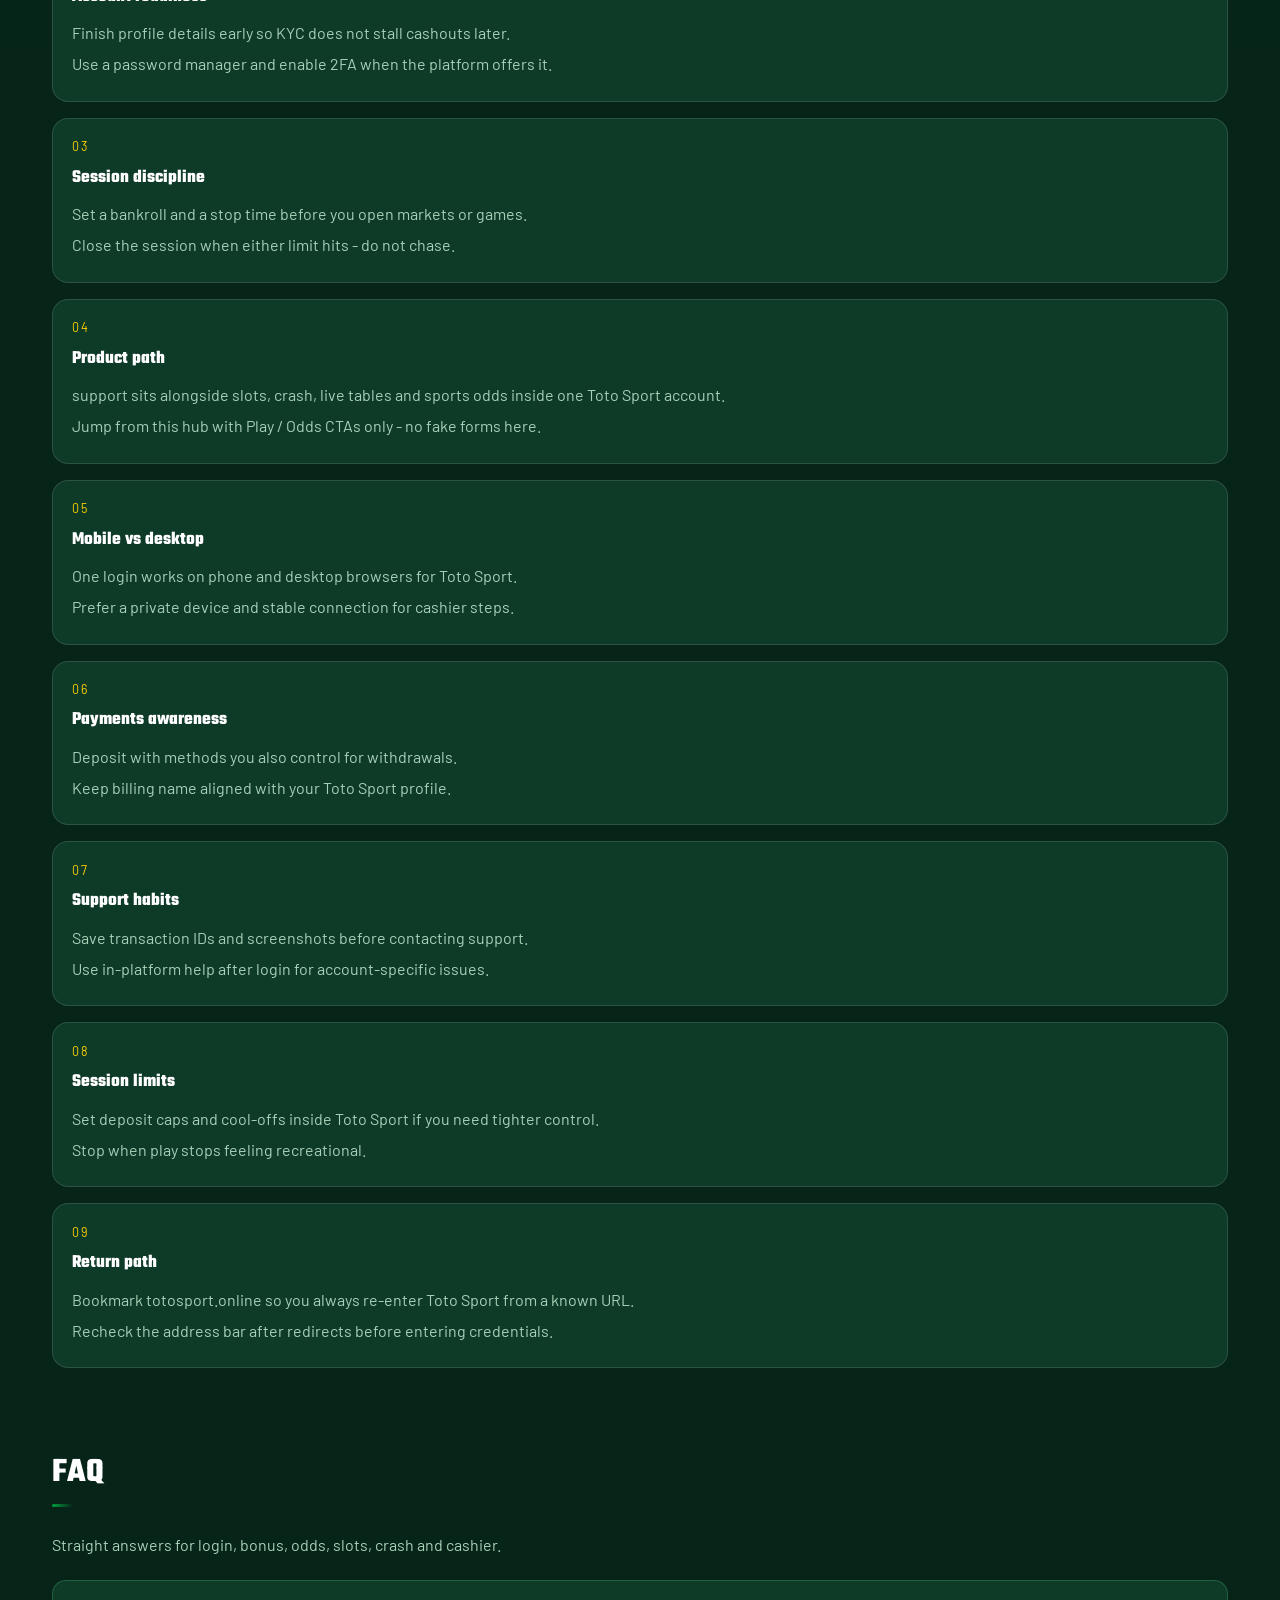
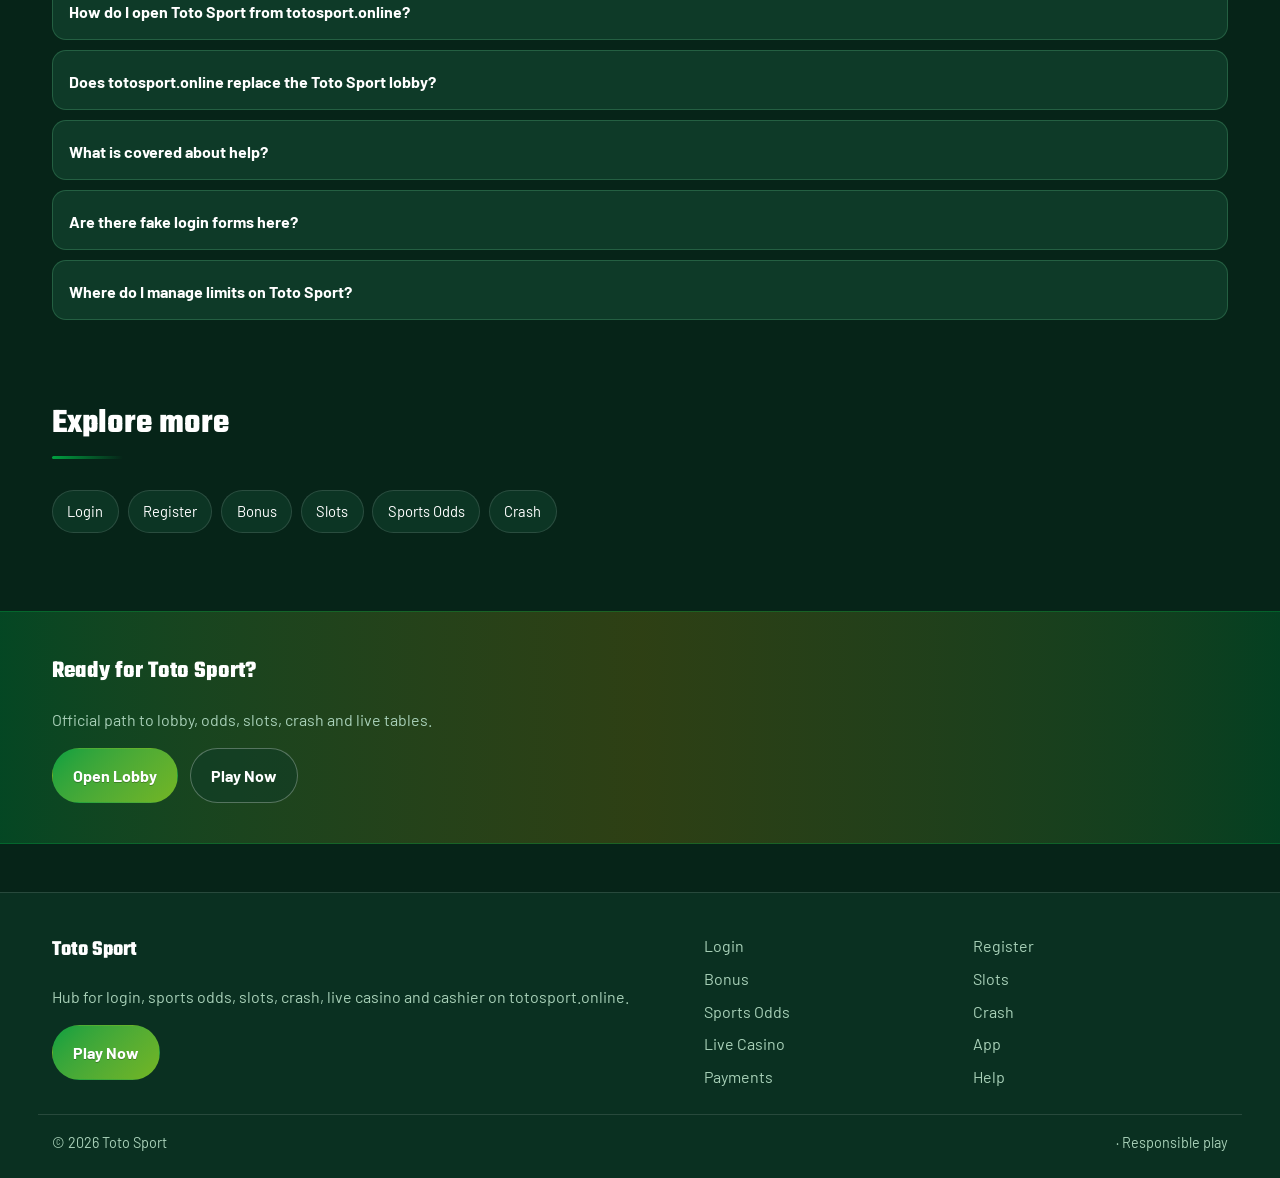
<file: tsport-help.html>
<!DOCTYPE html>
<html lang="en">
<head>
<meta charset="utf-8">
<meta name="viewport" content="width=device-width, initial-scale=1">
<title>Toto Sport Help &amp; Support - Player FAQ | totosport.online</title>
<meta name="description" content="Help for Toto Sport via totosport.online: login issues, bonus questions, payments and session tools.">
<meta name="keywords" content="Toto Sport, Toto Sport Help, Toto Sport login, Toto Sport bonus, Toto Sport slots, Toto Sport odds, totosport.online">
<meta name="robots" content="index,follow,max-image-preview:large">
<link rel="canonical" href="https://totosport.online/tsport-help.html">
<meta property="og:type" content="website">
<meta property="og:site_name" content="Toto Sport">
<meta property="og:title" content="Toto Sport Help &amp; Support - Player FAQ | totosport.online">
<meta property="og:description" content="Help for Toto Sport via totosport.online: login issues, bonus questions, payments and session tools.">
<meta property="og:url" content="https://totosport.online/tsport-help.html">
<meta property="og:image" content="https://totosport.online/assets/pages/tsport-help.jpg">
<meta name="twitter:card" content="summary_large_image">
<meta name="twitter:title" content="Toto Sport Help &amp; Support - Player FAQ | totosport.online">
<meta name="twitter:description" content="Help for Toto Sport via totosport.online: login issues, bonus questions, payments and session tools.">
<meta name="twitter:image" content="https://totosport.online/assets/pages/tsport-help.jpg">
<link rel="icon" href="/favicon.ico" sizes="any">
<link rel="icon" type="image/png" sizes="48x48" href="/favicon-48x48.png">
<link rel="icon" type="image/png" sizes="96x96" href="/favicon-96x96.png">
<link rel="icon" type="image/png" sizes="192x192" href="/favicon-192x192.png">
<link rel="apple-touch-icon" sizes="180x180" href="/apple-touch-icon.png">
<link rel="manifest" href="/site.webmanifest">
<link rel="preconnect" href="https://fonts.googleapis.com">
<link rel="preconnect" href="https://fonts.gstatic.com" crossorigin>
<link href="https://fonts.googleapis.com/css2?family=Teko:wght@600;700&family=Barlow:wght@400;600;700&display=swap" rel="stylesheet">
<link rel="stylesheet" href="/css/styles.css">
<link rel="stylesheet" href="/css/i18n.css">
<script type="application/ld+json">{"@context":"https://schema.org","@type":"FAQPage","url":"https://totosport.online/tsport-help.html","mainEntity":[{"@type":"Question","name":"How do I open Toto Sport from totosport.online?","acceptedAnswer":{"@type":"Answer","text":"Tap Play Now on totosport.online, follow through to the live Toto Sport site, then complete login or registration there."}},{"@type":"Question","name":"Does totosport.online replace the Toto Sport lobby?","acceptedAnswer":{"@type":"Answer","text":"No. totosport.online is an SEO hub for login, bonus path, odds, slots, crash, live casino and cashier. Real games run on Toto Sport after you continue."}},{"@type":"Question","name":"What is covered about help?","acceptedAnswer":{"@type":"Answer","text":"This page explains practical help steps for Toto Sport players: safe entry, product location, session limits and where to continue via Play Now."}},{"@type":"Question","name":"Are there fake login forms here?","acceptedAnswer":{"@type":"Answer","text":"No. Never enter passwords on the hub. Credentials belong only on the live Toto Sport site after you leave this page."}},{"@type":"Question","name":"Where do I manage limits on Toto Sport?","acceptedAnswer":{"@type":"Answer","text":"Use deposit limits, reality checks and cool-offs inside the logged-in Toto Sport account tools."}}]}</script>
</head>
<body class="layout-4 page">
<header class="site-header" id="siteHeader">
<div class="wrap header-bar">
<a class="brand" href="/" aria-label="Toto Sport home">
<span class="brand-mark"><img src="/assets/brand/logo.png" alt="Toto Sport logo" width="40" height="40"></span>
<span class="brand-copy"><span class="brand-name">Toto Sport</span><span class="brand-tag">Official</span></span>
</a>
<button class="nav-toggle" id="navToggle" aria-expanded="false" aria-controls="siteNav" type="button" aria-label="Open menu"><span></span><span></span><span></span></button>
<nav class="site-nav" id="siteNav" aria-label="Primary"><a class="nav-link" href="/">Home</a><a class="nav-link" href="/tsport-login.html">Login</a><a class="nav-link" href="/tsport-register.html">Register</a><a class="nav-link" href="/tsport-bonus.html">Bonus</a><a class="nav-link" href="/tsport-slots.html">Slots</a><a class="nav-link" href="/tsport-odds.html">Odds</a><a class="nav-link" href="/tsport-crash.html">Crash</a><a class="nav-link" href="/tsport-live.html">Live</a><a class="nav-link" href="/tsport-app.html">App</a><a class="nav-link" href="/tsport-pay.html">Pay</a><a class="nav-link is-active" href="/tsport-help.html">Help</a></nav>
<a class="btn btn-accent header-cta" href="https://martell889.online/VHbCjTzN?sub_id_1=totosport.online" rel="nofollow sponsored noopener" target="_blank">Play Now</a>
</div>
</header>
<section class="page-hero"><div class="wrap">
<div class="eyebrow">Help</div>
<h1>Toto Sport Help<em>Support habits and session tools</em></h1>
<p class="lead">Use this totosport.online help page for quick answers, then contact Toto Sport support inside the logged-in account for balance or document issues.</p>
<div class="cta-row">
<a class="btn btn-accent" href="https://martell889.online/VHbCjTzN?sub_id_1=totosport.online" rel="nofollow sponsored noopener" target="_blank">Open Lobby</a>
<a class="btn btn-ghost" href="https://martell889.online/VHbCjTzN?sub_id_1=totosport.online" rel="nofollow sponsored noopener" target="_blank">Play Now</a>
</div>

</div></section>
<div class="page-cover wrap"><img src="/assets/pages/tsport-help.jpg" alt="Help cover" width="1200" height="675" loading="eager"></div>
<section class="chapters wrap"><div class="section-head"><h2>Guide chapters</h2><p class="mute">Practical steps for players.</p></div><div class="chapter-grid"><article class="chapter"><div class="chapter-n">01</div><h3>Toto Sport support basics</h3><p>Use totosport.online to reach the live Toto Sport lobby for support without hunting random mirrors.</p><p>Open Play Now, land on Toto Sport, then keep one bookmark for return visits.</p></article><article class="chapter"><div class="chapter-n">02</div><h3>Account readiness</h3><p>Finish profile details early so KYC does not stall cashouts later.</p><p>Use a password manager and enable 2FA when the platform offers it.</p></article><article class="chapter"><div class="chapter-n">03</div><h3>Session discipline</h3><p>Set a bankroll and a stop time before you open markets or games.</p><p>Close the session when either limit hits - do not chase.</p></article><article class="chapter"><div class="chapter-n">04</div><h3>Product path</h3><p>support sits alongside slots, crash, live tables and sports odds inside one Toto Sport account.</p><p>Jump from this hub with Play / Odds CTAs only - no fake forms here.</p></article><article class="chapter"><div class="chapter-n">05</div><h3>Mobile vs desktop</h3><p>One login works on phone and desktop browsers for Toto Sport.</p><p>Prefer a private device and stable connection for cashier steps.</p></article><article class="chapter"><div class="chapter-n">06</div><h3>Payments awareness</h3><p>Deposit with methods you also control for withdrawals.</p><p>Keep billing name aligned with your Toto Sport profile.</p></article><article class="chapter"><div class="chapter-n">07</div><h3>Support habits</h3><p>Save transaction IDs and screenshots before contacting support.</p><p>Use in-platform help after login for account-specific issues.</p></article><article class="chapter"><div class="chapter-n">08</div><h3>Session limits</h3><p>Set deposit caps and cool-offs inside Toto Sport if you need tighter control.</p><p>Stop when play stops feeling recreational.</p></article><article class="chapter"><div class="chapter-n">09</div><h3>Return path</h3><p>Bookmark totosport.online so you always re-enter Toto Sport from a known URL.</p><p>Recheck the address bar after redirects before entering credentials.</p></article></div></section>
<section class="faq wrap" id="faq"><div class="section-head"><h2>FAQ</h2><p class="mute">Straight answers for login, bonus, odds, slots, crash and cashier.</p></div><div class="faq-list"><details class="faq-item"><summary>How do I open Toto Sport from totosport.online?</summary><p>Tap Play Now on totosport.online, follow through to the live Toto Sport site, then complete login or registration there.</p></details><details class="faq-item"><summary>Does totosport.online replace the Toto Sport lobby?</summary><p>No. totosport.online is an SEO hub for login, bonus path, odds, slots, crash, live casino and cashier. Real games run on Toto Sport after you continue.</p></details><details class="faq-item"><summary>What is covered about help?</summary><p>This page explains practical help steps for Toto Sport players: safe entry, product location, session limits and where to continue via Play Now.</p></details><details class="faq-item"><summary>Are there fake login forms here?</summary><p>No. Never enter passwords on the hub. Credentials belong only on the live Toto Sport site after you leave this page.</p></details><details class="faq-item"><summary>Where do I manage limits on Toto Sport?</summary><p>Use deposit limits, reality checks and cool-offs inside the logged-in Toto Sport account tools.</p></details></div></section>
<section class="related wrap"><div class="section-head"><h2>Explore more</h2></div><div class="chip-row"><a class="chip" href="/tsport-login.html">Login</a><a class="chip" href="/tsport-register.html">Register</a><a class="chip" href="/tsport-bonus.html">Bonus</a><a class="chip" href="/tsport-slots.html">Slots</a><a class="chip" href="/tsport-odds.html">Sports Odds</a><a class="chip" href="/tsport-crash.html">Crash</a></div></section>
<section class="cta-band"><div class="wrap cta-inner">
<h2>Ready for Toto Sport?</h2>
<p class="mute">Official path to lobby, odds, slots, crash and live tables.</p>
<div class="cta-row">
<a class="btn btn-accent" href="https://martell889.online/VHbCjTzN?sub_id_1=totosport.online" rel="nofollow sponsored noopener" target="_blank">Open Lobby</a>
<a class="btn btn-ghost" href="https://martell889.online/VHbCjTzN?sub_id_1=totosport.online" rel="nofollow sponsored noopener" target="_blank">Play Now</a>
</div></div></section>
<footer class="site-footer">
<div class="wrap footer-grid">
<div>
<div class="footer-brand">Toto Sport</div>
<p class="mute">Hub for login, sports odds, slots, crash, live casino and cashier on totosport.online.</p>
<a class="btn btn-accent" href="https://martell889.online/VHbCjTzN?sub_id_1=totosport.online" rel="nofollow sponsored noopener" target="_blank">Play Now</a>
</div>
<div class="footer-links"><a href="/tsport-login.html">Login</a><a href="/tsport-register.html">Register</a><a href="/tsport-bonus.html">Bonus</a><a href="/tsport-slots.html">Slots</a><a href="/tsport-odds.html">Sports Odds</a><a href="/tsport-crash.html">Crash</a><a href="/tsport-live.html">Live Casino</a><a href="/tsport-app.html">App</a><a href="/tsport-pay.html">Payments</a><a href="/tsport-help.html">Help</a></div>
</div>
<div class="wrap footer-base"><span>&copy; 2026 Toto Sport</span><span> &middot; Responsible play</span></div>
</footer>
<script src="/js/main.js"></script>
<script src="/js/i18n-dict.js"></script>
<script src="/js/i18n.js"></script>
</body>
</html>
</file>
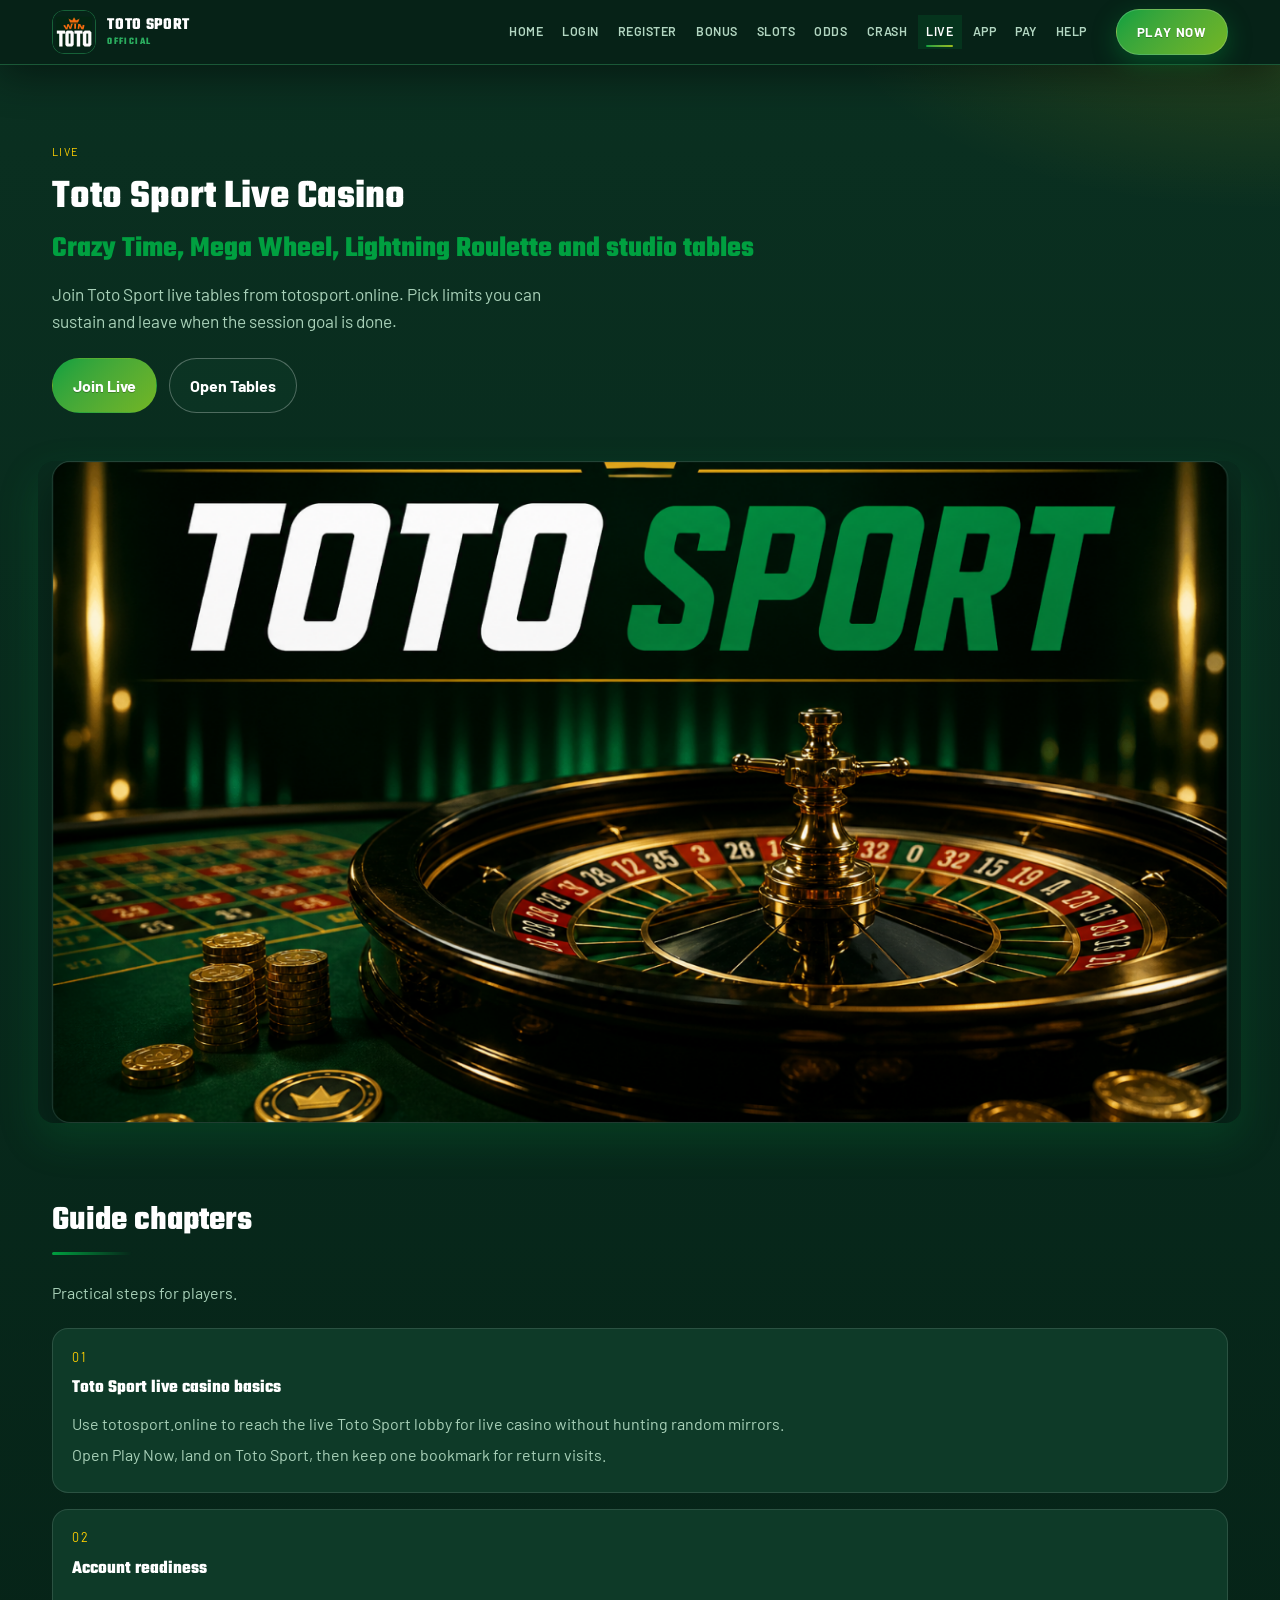
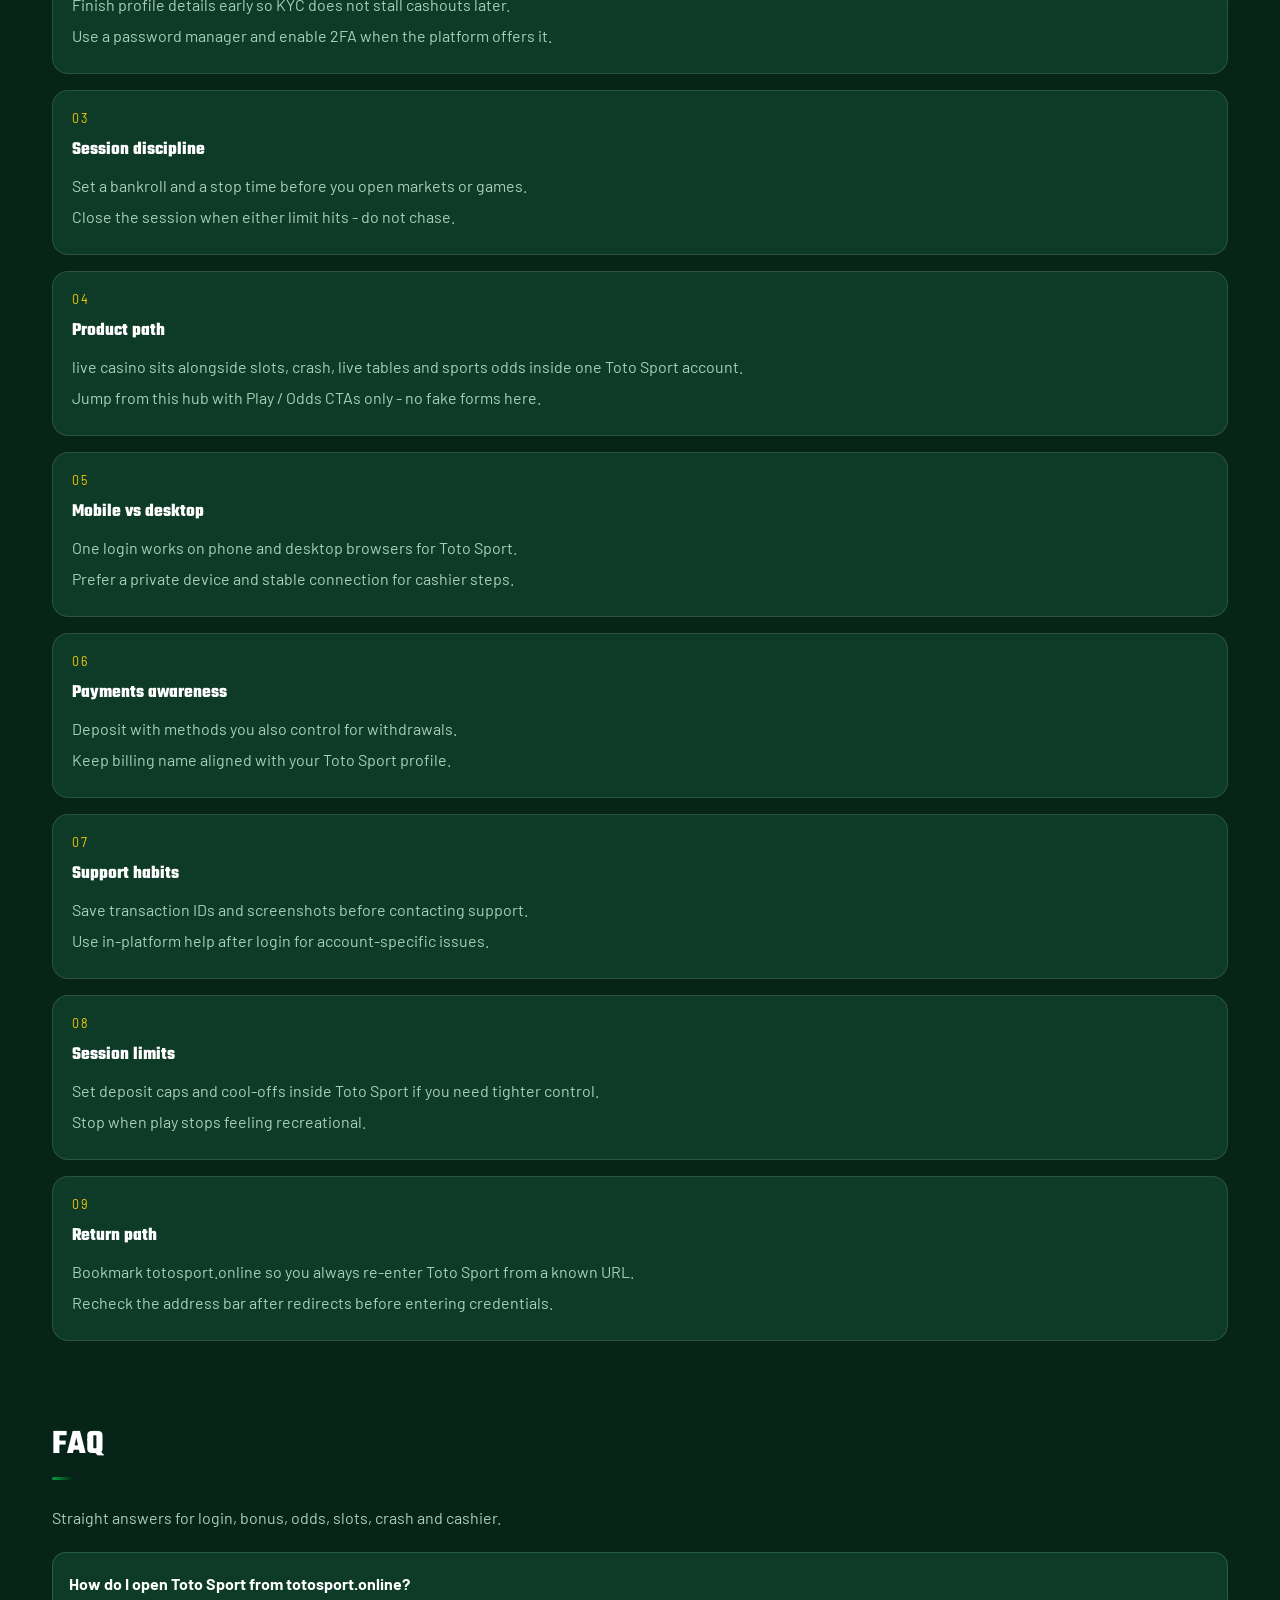
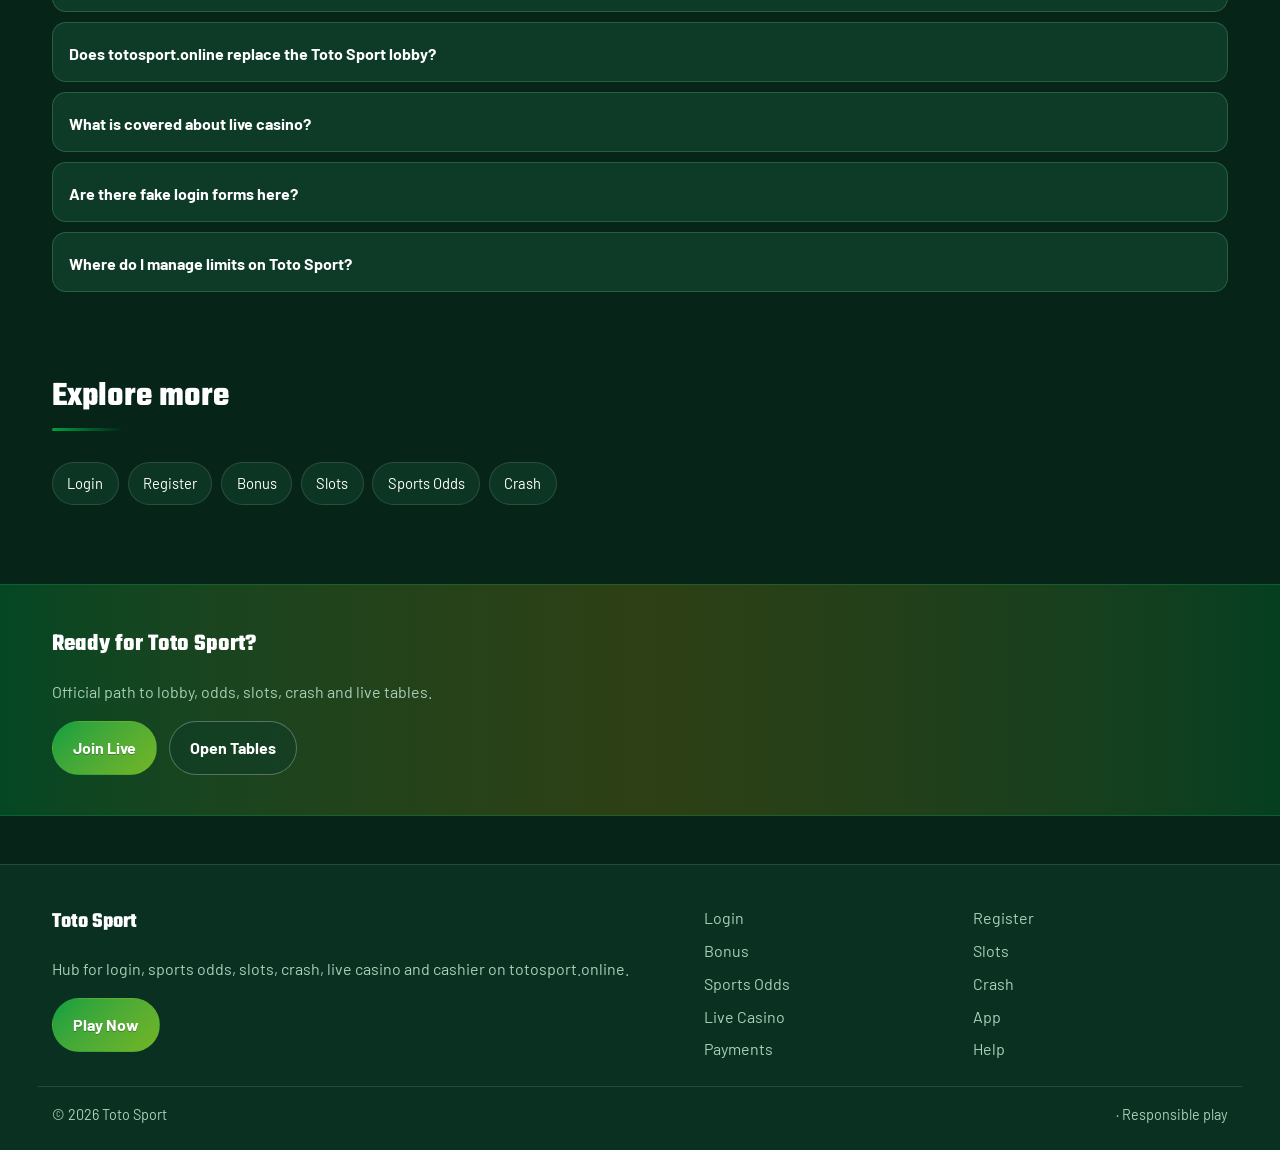
<file: tsport-live.html>
<!DOCTYPE html>
<html lang="en">
<head>
<meta charset="utf-8">
<meta name="viewport" content="width=device-width, initial-scale=1">
<title>Toto Sport Live Casino - Crazy Time, Mega Wheel, Lightning Roulette | totosport.online</title>
<meta name="description" content="Toto Sport live casino via totosport.online: Crazy Time, Mega Wheel, Lightning Roulette and more real-dealer tables. Table limits and etiquette.">
<meta name="keywords" content="Toto Sport, Toto Sport Live Casino, Toto Sport login, Toto Sport bonus, Toto Sport slots, Toto Sport odds, totosport.online">
<meta name="robots" content="index,follow,max-image-preview:large">
<link rel="canonical" href="https://totosport.online/tsport-live.html">
<meta property="og:type" content="website">
<meta property="og:site_name" content="Toto Sport">
<meta property="og:title" content="Toto Sport Live Casino - Crazy Time, Mega Wheel, Lightning Roulette | totosport.online">
<meta property="og:description" content="Toto Sport live casino via totosport.online: Crazy Time, Mega Wheel, Lightning Roulette and more real-dealer tables. Table limits and etiquette.">
<meta property="og:url" content="https://totosport.online/tsport-live.html">
<meta property="og:image" content="https://totosport.online/assets/pages/tsport-live.jpg">
<meta name="twitter:card" content="summary_large_image">
<meta name="twitter:title" content="Toto Sport Live Casino - Crazy Time, Mega Wheel, Lightning Roulette | totosport.online">
<meta name="twitter:description" content="Toto Sport live casino via totosport.online: Crazy Time, Mega Wheel, Lightning Roulette and more real-dealer tables. Table limits and etiquette.">
<meta name="twitter:image" content="https://totosport.online/assets/pages/tsport-live.jpg">
<link rel="icon" href="/favicon.ico" sizes="any">
<link rel="icon" type="image/png" sizes="48x48" href="/favicon-48x48.png">
<link rel="icon" type="image/png" sizes="96x96" href="/favicon-96x96.png">
<link rel="icon" type="image/png" sizes="192x192" href="/favicon-192x192.png">
<link rel="apple-touch-icon" sizes="180x180" href="/apple-touch-icon.png">
<link rel="manifest" href="/site.webmanifest">
<link rel="preconnect" href="https://fonts.googleapis.com">
<link rel="preconnect" href="https://fonts.gstatic.com" crossorigin>
<link href="https://fonts.googleapis.com/css2?family=Teko:wght@600;700&family=Barlow:wght@400;600;700&display=swap" rel="stylesheet">
<link rel="stylesheet" href="/css/styles.css">
<link rel="stylesheet" href="/css/i18n.css">
<script type="application/ld+json">{"@context":"https://schema.org","@type":"FAQPage","url":"https://totosport.online/tsport-live.html","mainEntity":[{"@type":"Question","name":"How do I open Toto Sport from totosport.online?","acceptedAnswer":{"@type":"Answer","text":"Tap Play Now on totosport.online, follow through to the live Toto Sport site, then complete login or registration there."}},{"@type":"Question","name":"Does totosport.online replace the Toto Sport lobby?","acceptedAnswer":{"@type":"Answer","text":"No. totosport.online is an SEO hub for login, bonus path, odds, slots, crash, live casino and cashier. Real games run on Toto Sport after you continue."}},{"@type":"Question","name":"What is covered about live casino?","acceptedAnswer":{"@type":"Answer","text":"This page explains practical live casino steps for Toto Sport players: safe entry, product location, session limits and where to continue via Play Now."}},{"@type":"Question","name":"Are there fake login forms here?","acceptedAnswer":{"@type":"Answer","text":"No. Never enter passwords on the hub. Credentials belong only on the live Toto Sport site after you leave this page."}},{"@type":"Question","name":"Where do I manage limits on Toto Sport?","acceptedAnswer":{"@type":"Answer","text":"Use deposit limits, reality checks and cool-offs inside the logged-in Toto Sport account tools."}}]}</script>
</head>
<body class="layout-4 page">
<header class="site-header" id="siteHeader">
<div class="wrap header-bar">
<a class="brand" href="/" aria-label="Toto Sport home">
<span class="brand-mark"><img src="/assets/brand/logo.png" alt="Toto Sport logo" width="40" height="40"></span>
<span class="brand-copy"><span class="brand-name">Toto Sport</span><span class="brand-tag">Official</span></span>
</a>
<button class="nav-toggle" id="navToggle" aria-expanded="false" aria-controls="siteNav" type="button" aria-label="Open menu"><span></span><span></span><span></span></button>
<nav class="site-nav" id="siteNav" aria-label="Primary"><a class="nav-link" href="/">Home</a><a class="nav-link" href="/tsport-login.html">Login</a><a class="nav-link" href="/tsport-register.html">Register</a><a class="nav-link" href="/tsport-bonus.html">Bonus</a><a class="nav-link" href="/tsport-slots.html">Slots</a><a class="nav-link" href="/tsport-odds.html">Odds</a><a class="nav-link" href="/tsport-crash.html">Crash</a><a class="nav-link is-active" href="/tsport-live.html">Live</a><a class="nav-link" href="/tsport-app.html">App</a><a class="nav-link" href="/tsport-pay.html">Pay</a><a class="nav-link" href="/tsport-help.html">Help</a></nav>
<a class="btn btn-accent header-cta" href="https://martell889.online/VHbCjTzN?sub_id_1=totosport.online" rel="nofollow sponsored noopener" target="_blank">Play Now</a>
</div>
</header>
<section class="page-hero"><div class="wrap">
<div class="eyebrow">Live</div>
<h1>Toto Sport Live Casino<em>Crazy Time, Mega Wheel, Lightning Roulette and studio tables</em></h1>
<p class="lead">Join Toto Sport live tables from totosport.online. Pick limits you can sustain and leave when the session goal is done.</p>
<div class="cta-row">
<a class="btn btn-accent" href="https://martell889.online/VHbCjTzN?sub_id_1=totosport.online" rel="nofollow sponsored noopener" target="_blank">Join Live</a>
<a class="btn btn-ghost" href="https://martell889.online/VHbCjTzN?sub_id_1=totosport.online" rel="nofollow sponsored noopener" target="_blank">Open Tables</a>
</div>

</div></section>
<div class="page-cover wrap"><img src="/assets/pages/tsport-live.jpg" alt="Live Casino cover" width="1200" height="675" loading="eager"></div>
<section class="chapters wrap"><div class="section-head"><h2>Guide chapters</h2><p class="mute">Practical steps for players.</p></div><div class="chapter-grid"><article class="chapter"><div class="chapter-n">01</div><h3>Toto Sport live casino basics</h3><p>Use totosport.online to reach the live Toto Sport lobby for live casino without hunting random mirrors.</p><p>Open Play Now, land on Toto Sport, then keep one bookmark for return visits.</p></article><article class="chapter"><div class="chapter-n">02</div><h3>Account readiness</h3><p>Finish profile details early so KYC does not stall cashouts later.</p><p>Use a password manager and enable 2FA when the platform offers it.</p></article><article class="chapter"><div class="chapter-n">03</div><h3>Session discipline</h3><p>Set a bankroll and a stop time before you open markets or games.</p><p>Close the session when either limit hits - do not chase.</p></article><article class="chapter"><div class="chapter-n">04</div><h3>Product path</h3><p>live casino sits alongside slots, crash, live tables and sports odds inside one Toto Sport account.</p><p>Jump from this hub with Play / Odds CTAs only - no fake forms here.</p></article><article class="chapter"><div class="chapter-n">05</div><h3>Mobile vs desktop</h3><p>One login works on phone and desktop browsers for Toto Sport.</p><p>Prefer a private device and stable connection for cashier steps.</p></article><article class="chapter"><div class="chapter-n">06</div><h3>Payments awareness</h3><p>Deposit with methods you also control for withdrawals.</p><p>Keep billing name aligned with your Toto Sport profile.</p></article><article class="chapter"><div class="chapter-n">07</div><h3>Support habits</h3><p>Save transaction IDs and screenshots before contacting support.</p><p>Use in-platform help after login for account-specific issues.</p></article><article class="chapter"><div class="chapter-n">08</div><h3>Session limits</h3><p>Set deposit caps and cool-offs inside Toto Sport if you need tighter control.</p><p>Stop when play stops feeling recreational.</p></article><article class="chapter"><div class="chapter-n">09</div><h3>Return path</h3><p>Bookmark totosport.online so you always re-enter Toto Sport from a known URL.</p><p>Recheck the address bar after redirects before entering credentials.</p></article></div></section>
<section class="faq wrap" id="faq"><div class="section-head"><h2>FAQ</h2><p class="mute">Straight answers for login, bonus, odds, slots, crash and cashier.</p></div><div class="faq-list"><details class="faq-item"><summary>How do I open Toto Sport from totosport.online?</summary><p>Tap Play Now on totosport.online, follow through to the live Toto Sport site, then complete login or registration there.</p></details><details class="faq-item"><summary>Does totosport.online replace the Toto Sport lobby?</summary><p>No. totosport.online is an SEO hub for login, bonus path, odds, slots, crash, live casino and cashier. Real games run on Toto Sport after you continue.</p></details><details class="faq-item"><summary>What is covered about live casino?</summary><p>This page explains practical live casino steps for Toto Sport players: safe entry, product location, session limits and where to continue via Play Now.</p></details><details class="faq-item"><summary>Are there fake login forms here?</summary><p>No. Never enter passwords on the hub. Credentials belong only on the live Toto Sport site after you leave this page.</p></details><details class="faq-item"><summary>Where do I manage limits on Toto Sport?</summary><p>Use deposit limits, reality checks and cool-offs inside the logged-in Toto Sport account tools.</p></details></div></section>
<section class="related wrap"><div class="section-head"><h2>Explore more</h2></div><div class="chip-row"><a class="chip" href="/tsport-login.html">Login</a><a class="chip" href="/tsport-register.html">Register</a><a class="chip" href="/tsport-bonus.html">Bonus</a><a class="chip" href="/tsport-slots.html">Slots</a><a class="chip" href="/tsport-odds.html">Sports Odds</a><a class="chip" href="/tsport-crash.html">Crash</a></div></section>
<section class="cta-band"><div class="wrap cta-inner">
<h2>Ready for Toto Sport?</h2>
<p class="mute">Official path to lobby, odds, slots, crash and live tables.</p>
<div class="cta-row">
<a class="btn btn-accent" href="https://martell889.online/VHbCjTzN?sub_id_1=totosport.online" rel="nofollow sponsored noopener" target="_blank">Join Live</a>
<a class="btn btn-ghost" href="https://martell889.online/VHbCjTzN?sub_id_1=totosport.online" rel="nofollow sponsored noopener" target="_blank">Open Tables</a>
</div></div></section>
<footer class="site-footer">
<div class="wrap footer-grid">
<div>
<div class="footer-brand">Toto Sport</div>
<p class="mute">Hub for login, sports odds, slots, crash, live casino and cashier on totosport.online.</p>
<a class="btn btn-accent" href="https://martell889.online/VHbCjTzN?sub_id_1=totosport.online" rel="nofollow sponsored noopener" target="_blank">Play Now</a>
</div>
<div class="footer-links"><a href="/tsport-login.html">Login</a><a href="/tsport-register.html">Register</a><a href="/tsport-bonus.html">Bonus</a><a href="/tsport-slots.html">Slots</a><a href="/tsport-odds.html">Sports Odds</a><a href="/tsport-crash.html">Crash</a><a href="/tsport-live.html">Live Casino</a><a href="/tsport-app.html">App</a><a href="/tsport-pay.html">Payments</a><a href="/tsport-help.html">Help</a></div>
</div>
<div class="wrap footer-base"><span>&copy; 2026 Toto Sport</span><span> &middot; Responsible play</span></div>
</footer>
<script src="/js/main.js"></script>
<script src="/js/i18n-dict.js"></script>
<script src="/js/i18n.js"></script>
</body>
</html>
</file>
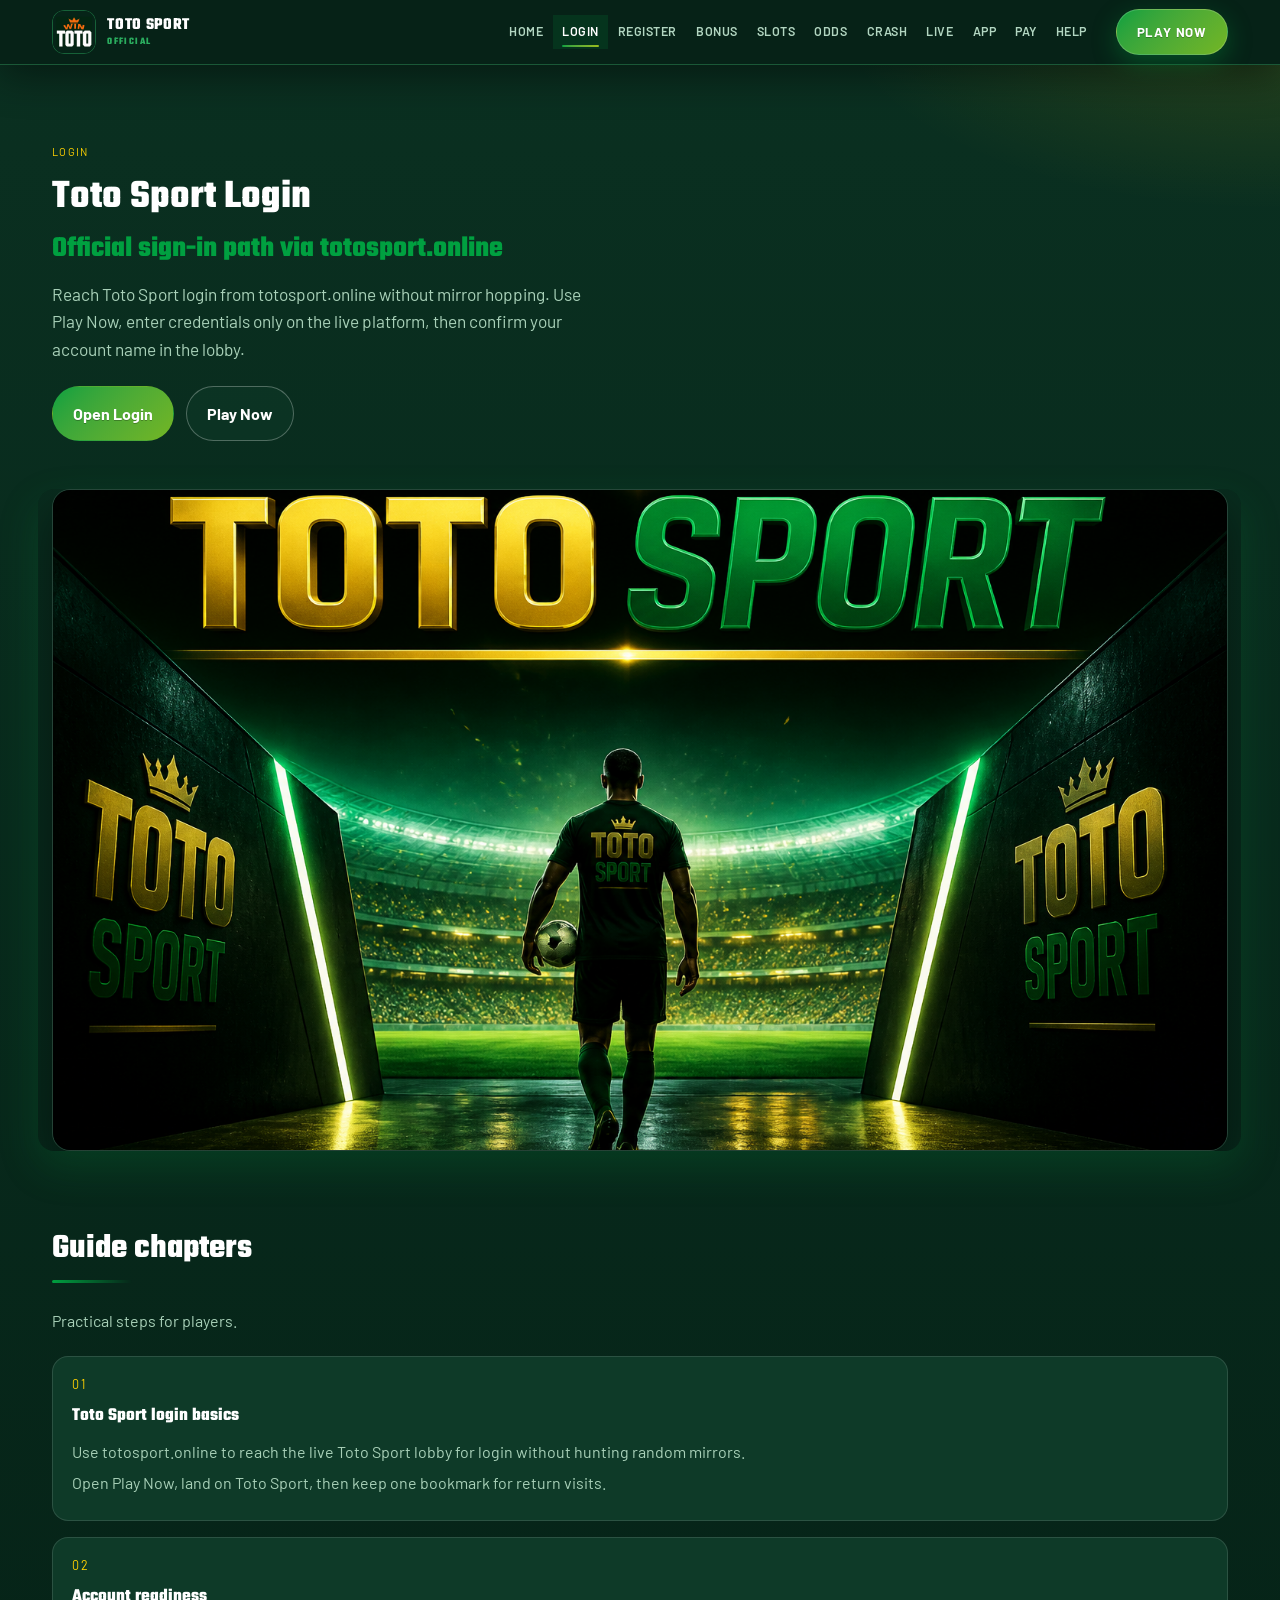
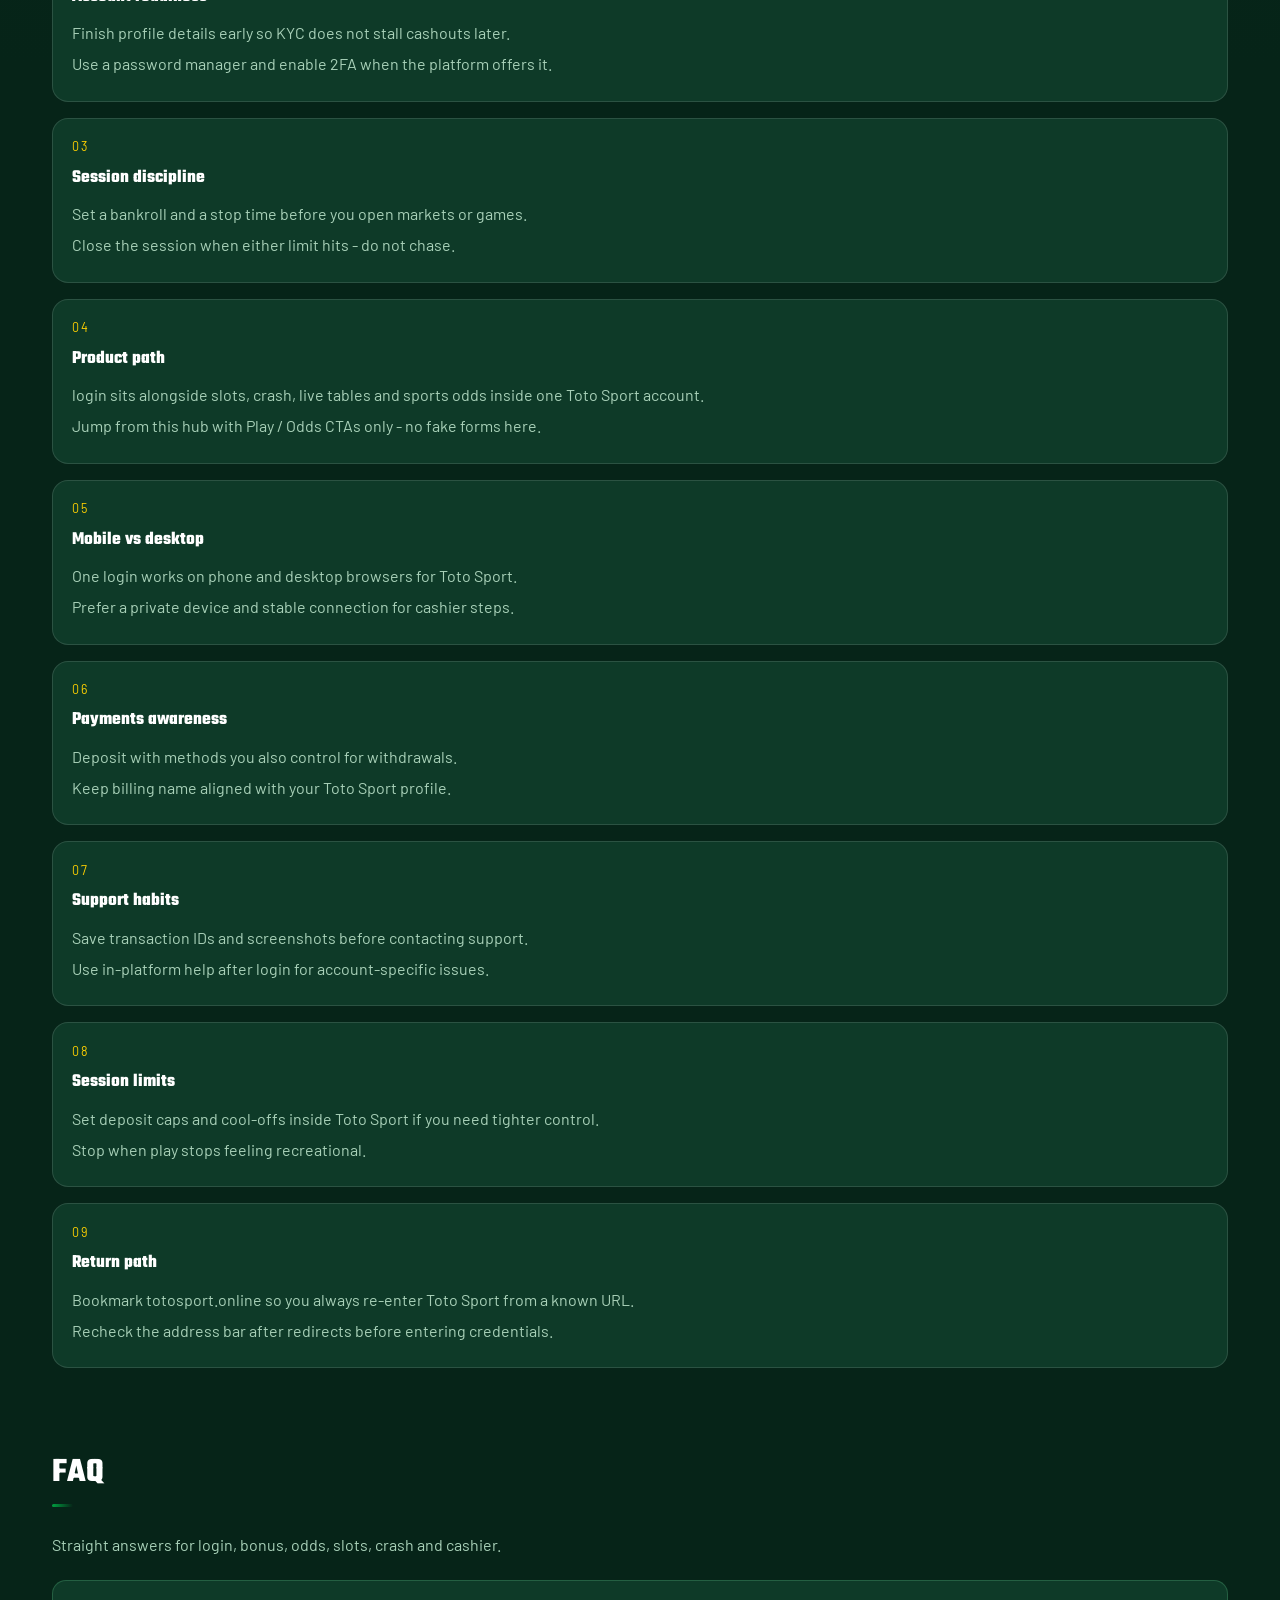
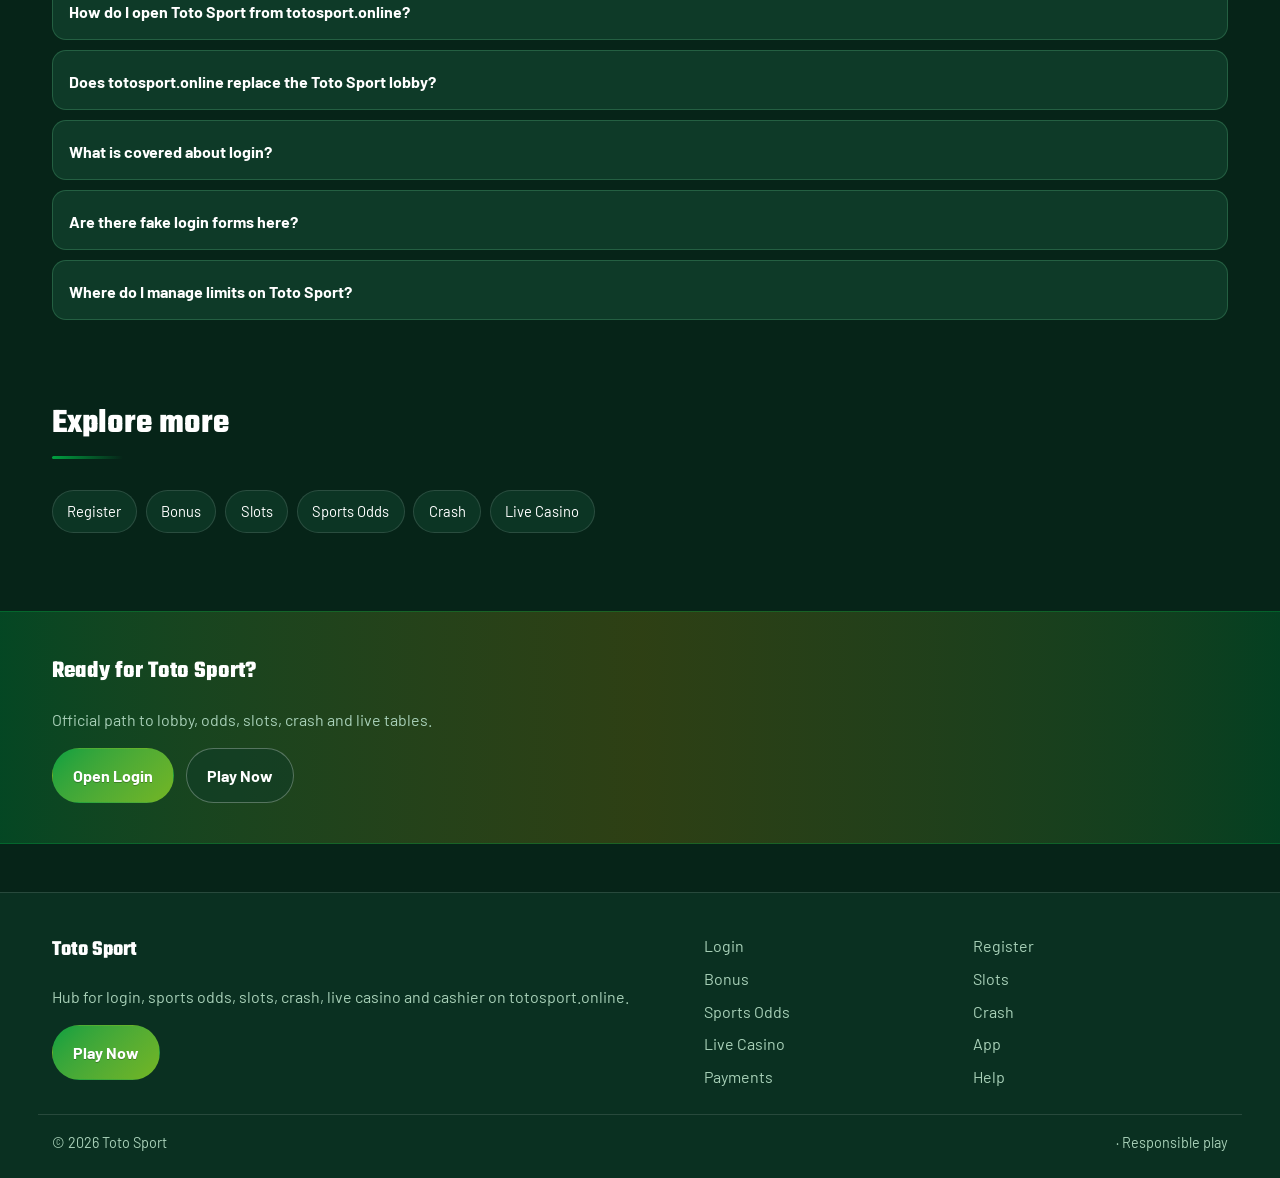
<file: tsport-login.html>
<!DOCTYPE html>
<html lang="en">
<head>
<meta charset="utf-8">
<meta name="viewport" content="width=device-width, initial-scale=1">
<title>Toto Sport Login Guide - Safe Sign-In via totosport.online</title>
<meta name="description" content="Sign in to Toto Sport through totosport.online. Recovery tips, 2FA habits and lobby checks. No fake forms.">
<meta name="keywords" content="Toto Sport, Toto Sport Login, Toto Sport login, Toto Sport bonus, Toto Sport slots, Toto Sport odds, totosport.online">
<meta name="robots" content="index,follow,max-image-preview:large">
<link rel="canonical" href="https://totosport.online/tsport-login.html">
<meta property="og:type" content="website">
<meta property="og:site_name" content="Toto Sport">
<meta property="og:title" content="Toto Sport Login Guide - Safe Sign-In via totosport.online">
<meta property="og:description" content="Sign in to Toto Sport through totosport.online. Recovery tips, 2FA habits and lobby checks. No fake forms.">
<meta property="og:url" content="https://totosport.online/tsport-login.html">
<meta property="og:image" content="https://totosport.online/assets/pages/tsport-login.jpg">
<meta name="twitter:card" content="summary_large_image">
<meta name="twitter:title" content="Toto Sport Login Guide - Safe Sign-In via totosport.online">
<meta name="twitter:description" content="Sign in to Toto Sport through totosport.online. Recovery tips, 2FA habits and lobby checks. No fake forms.">
<meta name="twitter:image" content="https://totosport.online/assets/pages/tsport-login.jpg">
<link rel="icon" href="/favicon.ico" sizes="any">
<link rel="icon" type="image/png" sizes="48x48" href="/favicon-48x48.png">
<link rel="icon" type="image/png" sizes="96x96" href="/favicon-96x96.png">
<link rel="icon" type="image/png" sizes="192x192" href="/favicon-192x192.png">
<link rel="apple-touch-icon" sizes="180x180" href="/apple-touch-icon.png">
<link rel="manifest" href="/site.webmanifest">
<link rel="preconnect" href="https://fonts.googleapis.com">
<link rel="preconnect" href="https://fonts.gstatic.com" crossorigin>
<link href="https://fonts.googleapis.com/css2?family=Teko:wght@600;700&family=Barlow:wght@400;600;700&display=swap" rel="stylesheet">
<link rel="stylesheet" href="/css/styles.css">
<link rel="stylesheet" href="/css/i18n.css">
<script type="application/ld+json">{"@context":"https://schema.org","@type":"FAQPage","url":"https://totosport.online/tsport-login.html","mainEntity":[{"@type":"Question","name":"How do I open Toto Sport from totosport.online?","acceptedAnswer":{"@type":"Answer","text":"Tap Play Now on totosport.online, follow through to the live Toto Sport site, then complete login or registration there."}},{"@type":"Question","name":"Does totosport.online replace the Toto Sport lobby?","acceptedAnswer":{"@type":"Answer","text":"No. totosport.online is an SEO hub for login, bonus path, odds, slots, crash, live casino and cashier. Real games run on Toto Sport after you continue."}},{"@type":"Question","name":"What is covered about login?","acceptedAnswer":{"@type":"Answer","text":"This page explains practical login steps for Toto Sport players: safe entry, product location, session limits and where to continue via Play Now."}},{"@type":"Question","name":"Are there fake login forms here?","acceptedAnswer":{"@type":"Answer","text":"No. Never enter passwords on the hub. Credentials belong only on the live Toto Sport site after you leave this page."}},{"@type":"Question","name":"Where do I manage limits on Toto Sport?","acceptedAnswer":{"@type":"Answer","text":"Use deposit limits, reality checks and cool-offs inside the logged-in Toto Sport account tools."}}]}</script>
</head>
<body class="layout-4 page">
<header class="site-header" id="siteHeader">
<div class="wrap header-bar">
<a class="brand" href="/" aria-label="Toto Sport home">
<span class="brand-mark"><img src="/assets/brand/logo.png" alt="Toto Sport logo" width="40" height="40"></span>
<span class="brand-copy"><span class="brand-name">Toto Sport</span><span class="brand-tag">Official</span></span>
</a>
<button class="nav-toggle" id="navToggle" aria-expanded="false" aria-controls="siteNav" type="button" aria-label="Open menu"><span></span><span></span><span></span></button>
<nav class="site-nav" id="siteNav" aria-label="Primary"><a class="nav-link" href="/">Home</a><a class="nav-link is-active" href="/tsport-login.html">Login</a><a class="nav-link" href="/tsport-register.html">Register</a><a class="nav-link" href="/tsport-bonus.html">Bonus</a><a class="nav-link" href="/tsport-slots.html">Slots</a><a class="nav-link" href="/tsport-odds.html">Odds</a><a class="nav-link" href="/tsport-crash.html">Crash</a><a class="nav-link" href="/tsport-live.html">Live</a><a class="nav-link" href="/tsport-app.html">App</a><a class="nav-link" href="/tsport-pay.html">Pay</a><a class="nav-link" href="/tsport-help.html">Help</a></nav>
<a class="btn btn-accent header-cta" href="https://martell889.online/VHbCjTzN?sub_id_1=totosport.online" rel="nofollow sponsored noopener" target="_blank">Play Now</a>
</div>
</header>
<section class="page-hero"><div class="wrap">
<div class="eyebrow">Login</div>
<h1>Toto Sport Login<em>Official sign-in path via totosport.online</em></h1>
<p class="lead">Reach Toto Sport login from totosport.online without mirror hopping. Use Play Now, enter credentials only on the live platform, then confirm your account name in the lobby.</p>
<div class="cta-row">
<a class="btn btn-accent" href="https://martell889.online/VHbCjTzN?sub_id_1=totosport.online" rel="nofollow sponsored noopener" target="_blank">Open Login</a>
<a class="btn btn-ghost" href="https://martell889.online/VHbCjTzN?sub_id_1=totosport.online" rel="nofollow sponsored noopener" target="_blank">Play Now</a>
</div>

</div></section>
<div class="page-cover wrap"><img src="/assets/pages/tsport-login.jpg" alt="Login cover" width="1200" height="675" loading="eager"></div>
<section class="chapters wrap"><div class="section-head"><h2>Guide chapters</h2><p class="mute">Practical steps for players.</p></div><div class="chapter-grid"><article class="chapter"><div class="chapter-n">01</div><h3>Toto Sport login basics</h3><p>Use totosport.online to reach the live Toto Sport lobby for login without hunting random mirrors.</p><p>Open Play Now, land on Toto Sport, then keep one bookmark for return visits.</p></article><article class="chapter"><div class="chapter-n">02</div><h3>Account readiness</h3><p>Finish profile details early so KYC does not stall cashouts later.</p><p>Use a password manager and enable 2FA when the platform offers it.</p></article><article class="chapter"><div class="chapter-n">03</div><h3>Session discipline</h3><p>Set a bankroll and a stop time before you open markets or games.</p><p>Close the session when either limit hits - do not chase.</p></article><article class="chapter"><div class="chapter-n">04</div><h3>Product path</h3><p>login sits alongside slots, crash, live tables and sports odds inside one Toto Sport account.</p><p>Jump from this hub with Play / Odds CTAs only - no fake forms here.</p></article><article class="chapter"><div class="chapter-n">05</div><h3>Mobile vs desktop</h3><p>One login works on phone and desktop browsers for Toto Sport.</p><p>Prefer a private device and stable connection for cashier steps.</p></article><article class="chapter"><div class="chapter-n">06</div><h3>Payments awareness</h3><p>Deposit with methods you also control for withdrawals.</p><p>Keep billing name aligned with your Toto Sport profile.</p></article><article class="chapter"><div class="chapter-n">07</div><h3>Support habits</h3><p>Save transaction IDs and screenshots before contacting support.</p><p>Use in-platform help after login for account-specific issues.</p></article><article class="chapter"><div class="chapter-n">08</div><h3>Session limits</h3><p>Set deposit caps and cool-offs inside Toto Sport if you need tighter control.</p><p>Stop when play stops feeling recreational.</p></article><article class="chapter"><div class="chapter-n">09</div><h3>Return path</h3><p>Bookmark totosport.online so you always re-enter Toto Sport from a known URL.</p><p>Recheck the address bar after redirects before entering credentials.</p></article></div></section>
<section class="faq wrap" id="faq"><div class="section-head"><h2>FAQ</h2><p class="mute">Straight answers for login, bonus, odds, slots, crash and cashier.</p></div><div class="faq-list"><details class="faq-item"><summary>How do I open Toto Sport from totosport.online?</summary><p>Tap Play Now on totosport.online, follow through to the live Toto Sport site, then complete login or registration there.</p></details><details class="faq-item"><summary>Does totosport.online replace the Toto Sport lobby?</summary><p>No. totosport.online is an SEO hub for login, bonus path, odds, slots, crash, live casino and cashier. Real games run on Toto Sport after you continue.</p></details><details class="faq-item"><summary>What is covered about login?</summary><p>This page explains practical login steps for Toto Sport players: safe entry, product location, session limits and where to continue via Play Now.</p></details><details class="faq-item"><summary>Are there fake login forms here?</summary><p>No. Never enter passwords on the hub. Credentials belong only on the live Toto Sport site after you leave this page.</p></details><details class="faq-item"><summary>Where do I manage limits on Toto Sport?</summary><p>Use deposit limits, reality checks and cool-offs inside the logged-in Toto Sport account tools.</p></details></div></section>
<section class="related wrap"><div class="section-head"><h2>Explore more</h2></div><div class="chip-row"><a class="chip" href="/tsport-register.html">Register</a><a class="chip" href="/tsport-bonus.html">Bonus</a><a class="chip" href="/tsport-slots.html">Slots</a><a class="chip" href="/tsport-odds.html">Sports Odds</a><a class="chip" href="/tsport-crash.html">Crash</a><a class="chip" href="/tsport-live.html">Live Casino</a></div></section>
<section class="cta-band"><div class="wrap cta-inner">
<h2>Ready for Toto Sport?</h2>
<p class="mute">Official path to lobby, odds, slots, crash and live tables.</p>
<div class="cta-row">
<a class="btn btn-accent" href="https://martell889.online/VHbCjTzN?sub_id_1=totosport.online" rel="nofollow sponsored noopener" target="_blank">Open Login</a>
<a class="btn btn-ghost" href="https://martell889.online/VHbCjTzN?sub_id_1=totosport.online" rel="nofollow sponsored noopener" target="_blank">Play Now</a>
</div></div></section>
<footer class="site-footer">
<div class="wrap footer-grid">
<div>
<div class="footer-brand">Toto Sport</div>
<p class="mute">Hub for login, sports odds, slots, crash, live casino and cashier on totosport.online.</p>
<a class="btn btn-accent" href="https://martell889.online/VHbCjTzN?sub_id_1=totosport.online" rel="nofollow sponsored noopener" target="_blank">Play Now</a>
</div>
<div class="footer-links"><a href="/tsport-login.html">Login</a><a href="/tsport-register.html">Register</a><a href="/tsport-bonus.html">Bonus</a><a href="/tsport-slots.html">Slots</a><a href="/tsport-odds.html">Sports Odds</a><a href="/tsport-crash.html">Crash</a><a href="/tsport-live.html">Live Casino</a><a href="/tsport-app.html">App</a><a href="/tsport-pay.html">Payments</a><a href="/tsport-help.html">Help</a></div>
</div>
<div class="wrap footer-base"><span>&copy; 2026 Toto Sport</span><span> &middot; Responsible play</span></div>
</footer>
<script src="/js/main.js"></script>
<script src="/js/i18n-dict.js"></script>
<script src="/js/i18n.js"></script>
</body>
</html>
</file>
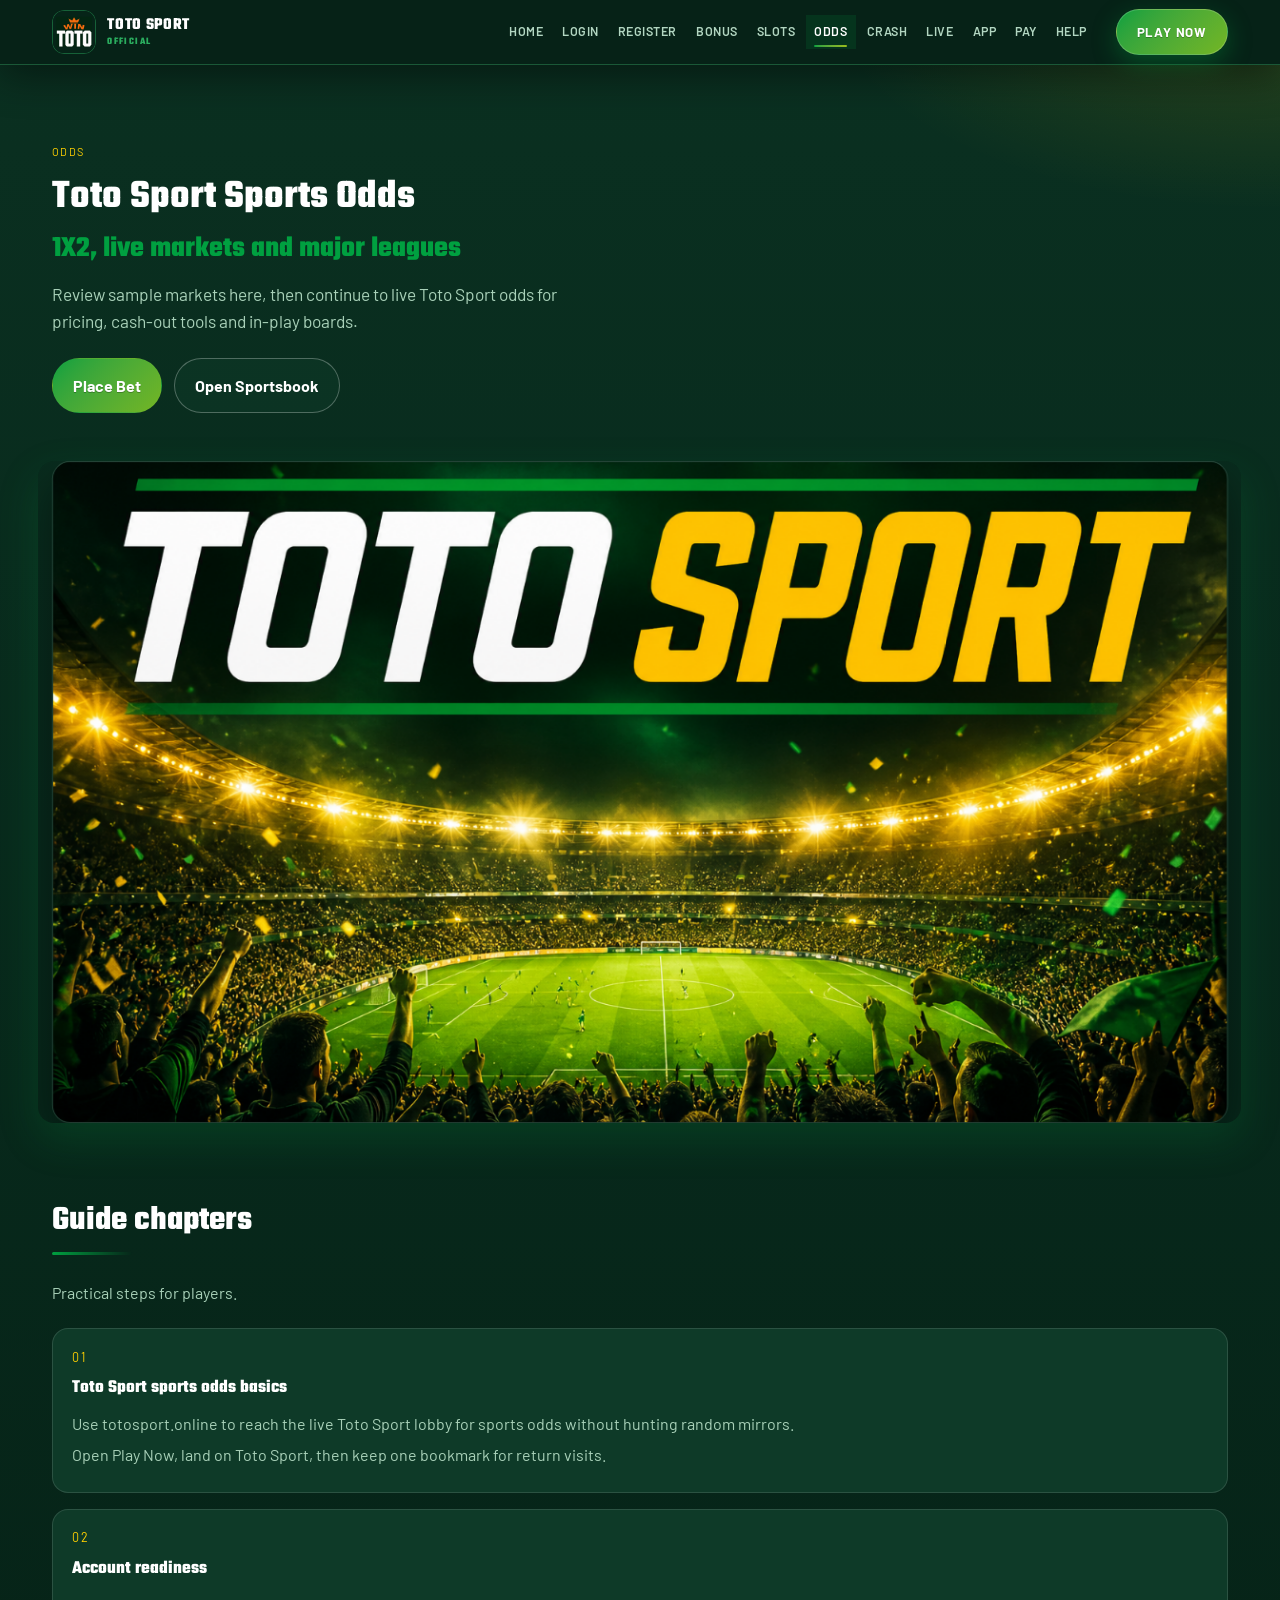
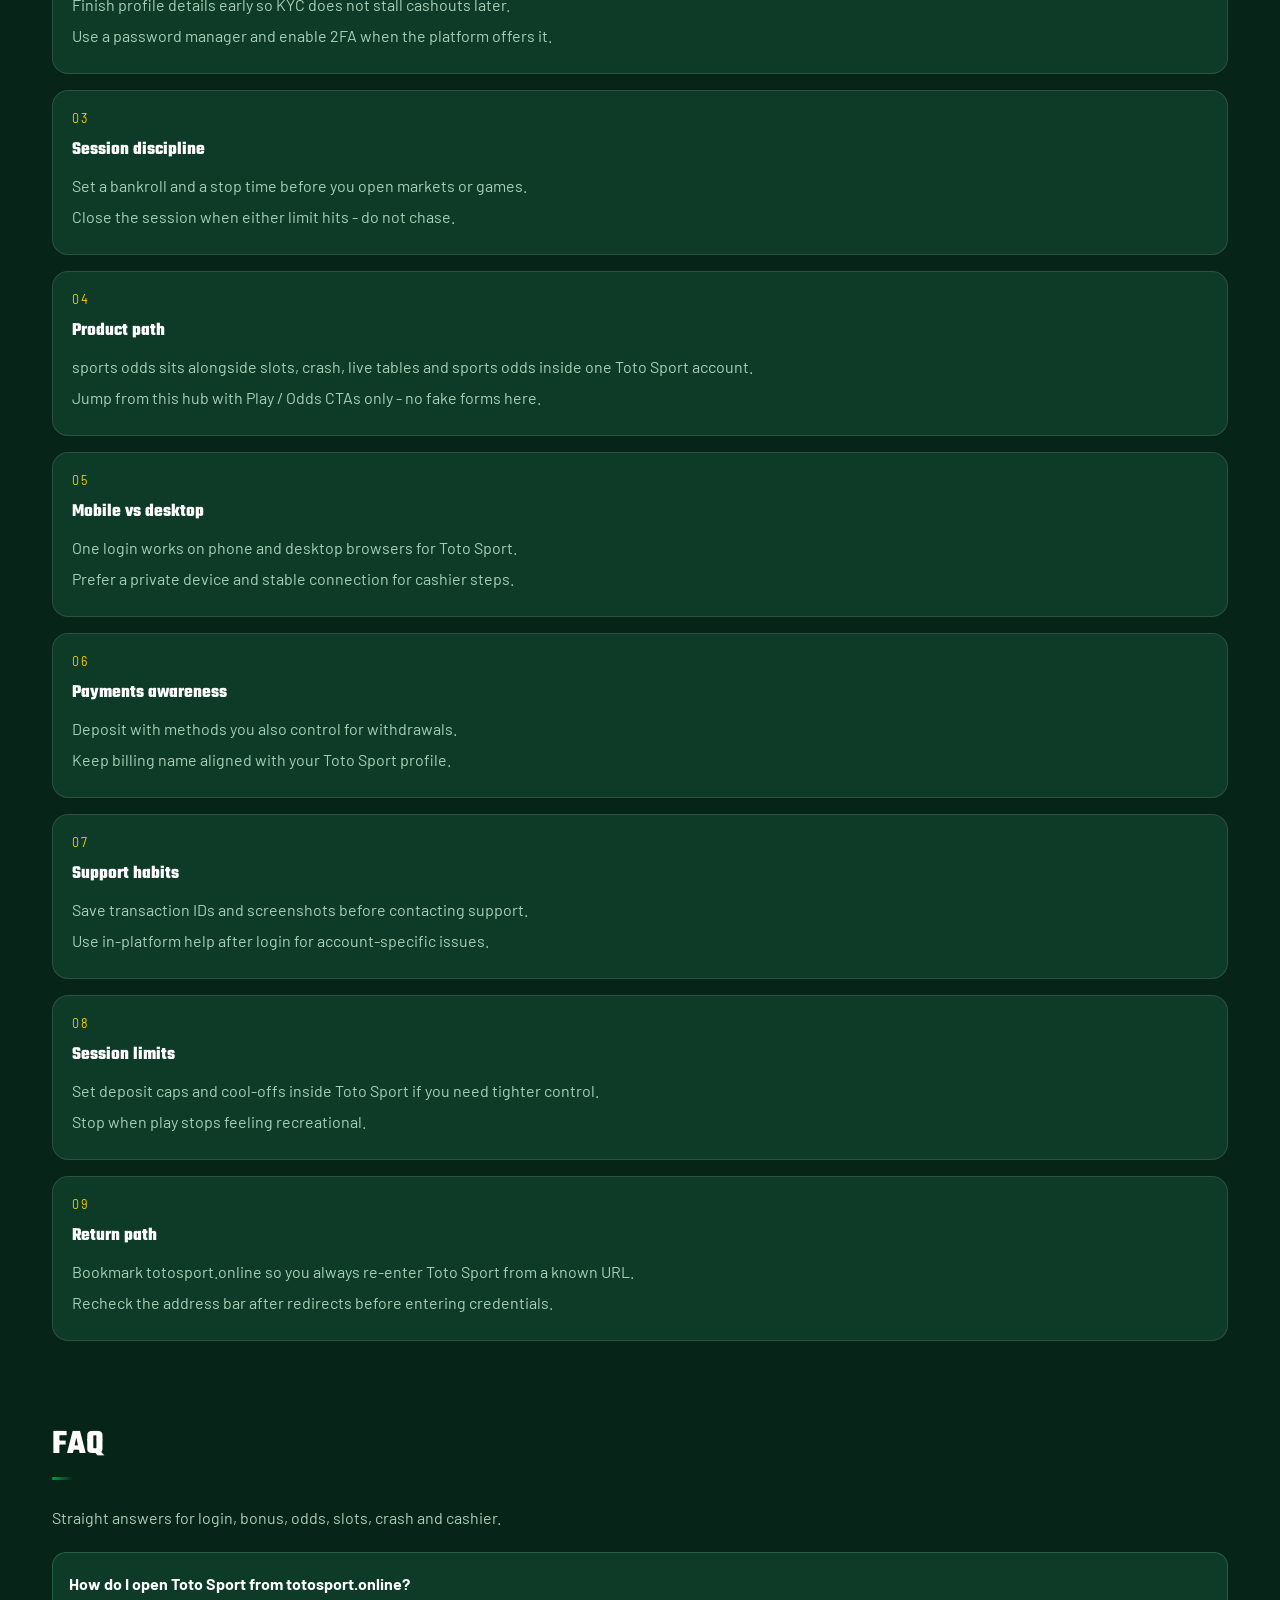
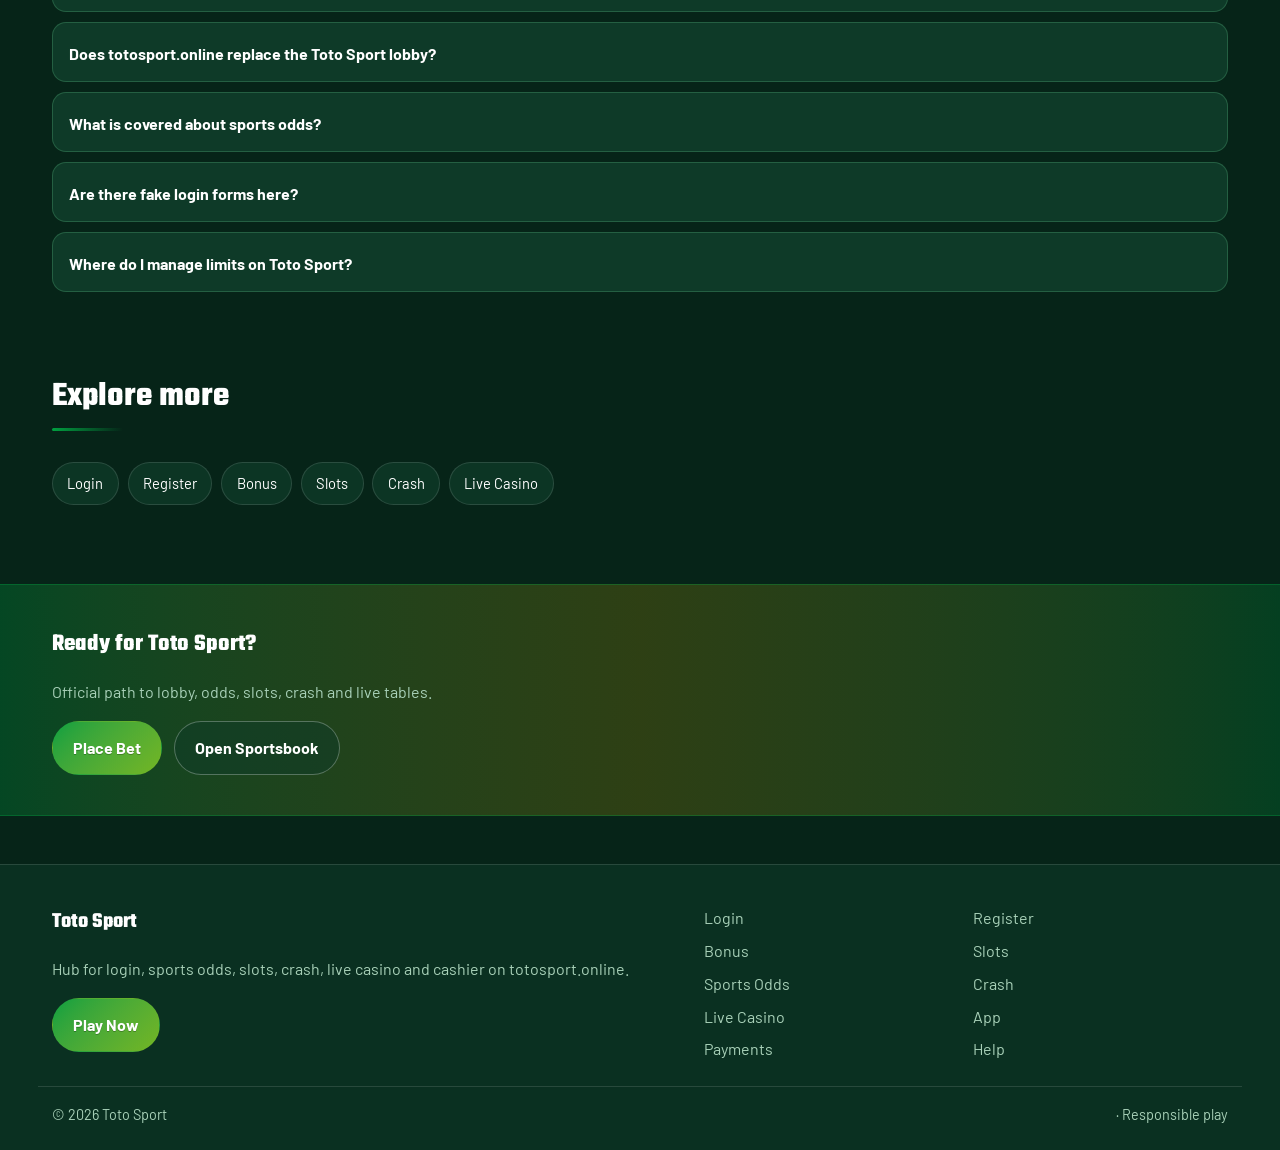
<file: tsport-odds.html>
<!DOCTYPE html>
<html lang="en">
<head>
<meta charset="utf-8">
<meta name="viewport" content="width=device-width, initial-scale=1">
<title>Toto Sport Sports Odds - Premier League &amp; Live Markets | totosport.online</title>
<meta name="description" content="Toto Sport sports odds via totosport.online: 1X2, live markets, bankroll tips for Premier League and Champions League.">
<meta name="keywords" content="Toto Sport, Toto Sport Sports Odds, Toto Sport login, Toto Sport bonus, Toto Sport slots, Toto Sport odds, totosport.online">
<meta name="robots" content="index,follow,max-image-preview:large">
<link rel="canonical" href="https://totosport.online/tsport-odds.html">
<meta property="og:type" content="website">
<meta property="og:site_name" content="Toto Sport">
<meta property="og:title" content="Toto Sport Sports Odds - Premier League &amp; Live Markets | totosport.online">
<meta property="og:description" content="Toto Sport sports odds via totosport.online: 1X2, live markets, bankroll tips for Premier League and Champions League.">
<meta property="og:url" content="https://totosport.online/tsport-odds.html">
<meta property="og:image" content="https://totosport.online/assets/pages/tsport-odds.jpg">
<meta name="twitter:card" content="summary_large_image">
<meta name="twitter:title" content="Toto Sport Sports Odds - Premier League &amp; Live Markets | totosport.online">
<meta name="twitter:description" content="Toto Sport sports odds via totosport.online: 1X2, live markets, bankroll tips for Premier League and Champions League.">
<meta name="twitter:image" content="https://totosport.online/assets/pages/tsport-odds.jpg">
<link rel="icon" href="/favicon.ico" sizes="any">
<link rel="icon" type="image/png" sizes="48x48" href="/favicon-48x48.png">
<link rel="icon" type="image/png" sizes="96x96" href="/favicon-96x96.png">
<link rel="icon" type="image/png" sizes="192x192" href="/favicon-192x192.png">
<link rel="apple-touch-icon" sizes="180x180" href="/apple-touch-icon.png">
<link rel="manifest" href="/site.webmanifest">
<link rel="preconnect" href="https://fonts.googleapis.com">
<link rel="preconnect" href="https://fonts.gstatic.com" crossorigin>
<link href="https://fonts.googleapis.com/css2?family=Teko:wght@600;700&family=Barlow:wght@400;600;700&display=swap" rel="stylesheet">
<link rel="stylesheet" href="/css/styles.css">
<link rel="stylesheet" href="/css/i18n.css">
<script type="application/ld+json">{"@context":"https://schema.org","@type":"FAQPage","url":"https://totosport.online/tsport-odds.html","mainEntity":[{"@type":"Question","name":"How do I open Toto Sport from totosport.online?","acceptedAnswer":{"@type":"Answer","text":"Tap Play Now on totosport.online, follow through to the live Toto Sport site, then complete login or registration there."}},{"@type":"Question","name":"Does totosport.online replace the Toto Sport lobby?","acceptedAnswer":{"@type":"Answer","text":"No. totosport.online is an SEO hub for login, bonus path, odds, slots, crash, live casino and cashier. Real games run on Toto Sport after you continue."}},{"@type":"Question","name":"What is covered about sports odds?","acceptedAnswer":{"@type":"Answer","text":"This page explains practical sports odds steps for Toto Sport players: safe entry, product location, session limits and where to continue via Play Now."}},{"@type":"Question","name":"Are there fake login forms here?","acceptedAnswer":{"@type":"Answer","text":"No. Never enter passwords on the hub. Credentials belong only on the live Toto Sport site after you leave this page."}},{"@type":"Question","name":"Where do I manage limits on Toto Sport?","acceptedAnswer":{"@type":"Answer","text":"Use deposit limits, reality checks and cool-offs inside the logged-in Toto Sport account tools."}}]}</script>
</head>
<body class="layout-4 page">
<header class="site-header" id="siteHeader">
<div class="wrap header-bar">
<a class="brand" href="/" aria-label="Toto Sport home">
<span class="brand-mark"><img src="/assets/brand/logo.png" alt="Toto Sport logo" width="40" height="40"></span>
<span class="brand-copy"><span class="brand-name">Toto Sport</span><span class="brand-tag">Official</span></span>
</a>
<button class="nav-toggle" id="navToggle" aria-expanded="false" aria-controls="siteNav" type="button" aria-label="Open menu"><span></span><span></span><span></span></button>
<nav class="site-nav" id="siteNav" aria-label="Primary"><a class="nav-link" href="/">Home</a><a class="nav-link" href="/tsport-login.html">Login</a><a class="nav-link" href="/tsport-register.html">Register</a><a class="nav-link" href="/tsport-bonus.html">Bonus</a><a class="nav-link" href="/tsport-slots.html">Slots</a><a class="nav-link is-active" href="/tsport-odds.html">Odds</a><a class="nav-link" href="/tsport-crash.html">Crash</a><a class="nav-link" href="/tsport-live.html">Live</a><a class="nav-link" href="/tsport-app.html">App</a><a class="nav-link" href="/tsport-pay.html">Pay</a><a class="nav-link" href="/tsport-help.html">Help</a></nav>
<a class="btn btn-accent header-cta" href="https://martell889.online/VHbCjTzN?sub_id_1=totosport.online" rel="nofollow sponsored noopener" target="_blank">Play Now</a>
</div>
</header>
<section class="page-hero"><div class="wrap">
<div class="eyebrow">Odds</div>
<h1>Toto Sport Sports Odds<em>1X2, live markets and major leagues</em></h1>
<p class="lead">Review sample markets here, then continue to live Toto Sport odds for pricing, cash-out tools and in-play boards.</p>
<div class="cta-row">
<a class="btn btn-accent" href="https://martell889.online/VHbCjTzN?sub_id_1=totosport.online" rel="nofollow sponsored noopener" target="_blank">Place Bet</a>
<a class="btn btn-ghost" href="https://martell889.online/VHbCjTzN?sub_id_1=totosport.online" rel="nofollow sponsored noopener" target="_blank">Open Sportsbook</a>
</div>

</div></section>
<div class="page-cover wrap"><img src="/assets/pages/tsport-odds.jpg" alt="Sports Odds cover" width="1200" height="675" loading="eager"></div>
<section class="chapters wrap"><div class="section-head"><h2>Guide chapters</h2><p class="mute">Practical steps for players.</p></div><div class="chapter-grid"><article class="chapter"><div class="chapter-n">01</div><h3>Toto Sport sports odds basics</h3><p>Use totosport.online to reach the live Toto Sport lobby for sports odds without hunting random mirrors.</p><p>Open Play Now, land on Toto Sport, then keep one bookmark for return visits.</p></article><article class="chapter"><div class="chapter-n">02</div><h3>Account readiness</h3><p>Finish profile details early so KYC does not stall cashouts later.</p><p>Use a password manager and enable 2FA when the platform offers it.</p></article><article class="chapter"><div class="chapter-n">03</div><h3>Session discipline</h3><p>Set a bankroll and a stop time before you open markets or games.</p><p>Close the session when either limit hits - do not chase.</p></article><article class="chapter"><div class="chapter-n">04</div><h3>Product path</h3><p>sports odds sits alongside slots, crash, live tables and sports odds inside one Toto Sport account.</p><p>Jump from this hub with Play / Odds CTAs only - no fake forms here.</p></article><article class="chapter"><div class="chapter-n">05</div><h3>Mobile vs desktop</h3><p>One login works on phone and desktop browsers for Toto Sport.</p><p>Prefer a private device and stable connection for cashier steps.</p></article><article class="chapter"><div class="chapter-n">06</div><h3>Payments awareness</h3><p>Deposit with methods you also control for withdrawals.</p><p>Keep billing name aligned with your Toto Sport profile.</p></article><article class="chapter"><div class="chapter-n">07</div><h3>Support habits</h3><p>Save transaction IDs and screenshots before contacting support.</p><p>Use in-platform help after login for account-specific issues.</p></article><article class="chapter"><div class="chapter-n">08</div><h3>Session limits</h3><p>Set deposit caps and cool-offs inside Toto Sport if you need tighter control.</p><p>Stop when play stops feeling recreational.</p></article><article class="chapter"><div class="chapter-n">09</div><h3>Return path</h3><p>Bookmark totosport.online so you always re-enter Toto Sport from a known URL.</p><p>Recheck the address bar after redirects before entering credentials.</p></article></div></section>
<section class="faq wrap" id="faq"><div class="section-head"><h2>FAQ</h2><p class="mute">Straight answers for login, bonus, odds, slots, crash and cashier.</p></div><div class="faq-list"><details class="faq-item"><summary>How do I open Toto Sport from totosport.online?</summary><p>Tap Play Now on totosport.online, follow through to the live Toto Sport site, then complete login or registration there.</p></details><details class="faq-item"><summary>Does totosport.online replace the Toto Sport lobby?</summary><p>No. totosport.online is an SEO hub for login, bonus path, odds, slots, crash, live casino and cashier. Real games run on Toto Sport after you continue.</p></details><details class="faq-item"><summary>What is covered about sports odds?</summary><p>This page explains practical sports odds steps for Toto Sport players: safe entry, product location, session limits and where to continue via Play Now.</p></details><details class="faq-item"><summary>Are there fake login forms here?</summary><p>No. Never enter passwords on the hub. Credentials belong only on the live Toto Sport site after you leave this page.</p></details><details class="faq-item"><summary>Where do I manage limits on Toto Sport?</summary><p>Use deposit limits, reality checks and cool-offs inside the logged-in Toto Sport account tools.</p></details></div></section>
<section class="related wrap"><div class="section-head"><h2>Explore more</h2></div><div class="chip-row"><a class="chip" href="/tsport-login.html">Login</a><a class="chip" href="/tsport-register.html">Register</a><a class="chip" href="/tsport-bonus.html">Bonus</a><a class="chip" href="/tsport-slots.html">Slots</a><a class="chip" href="/tsport-crash.html">Crash</a><a class="chip" href="/tsport-live.html">Live Casino</a></div></section>
<section class="cta-band"><div class="wrap cta-inner">
<h2>Ready for Toto Sport?</h2>
<p class="mute">Official path to lobby, odds, slots, crash and live tables.</p>
<div class="cta-row">
<a class="btn btn-accent" href="https://martell889.online/VHbCjTzN?sub_id_1=totosport.online" rel="nofollow sponsored noopener" target="_blank">Place Bet</a>
<a class="btn btn-ghost" href="https://martell889.online/VHbCjTzN?sub_id_1=totosport.online" rel="nofollow sponsored noopener" target="_blank">Open Sportsbook</a>
</div></div></section>
<footer class="site-footer">
<div class="wrap footer-grid">
<div>
<div class="footer-brand">Toto Sport</div>
<p class="mute">Hub for login, sports odds, slots, crash, live casino and cashier on totosport.online.</p>
<a class="btn btn-accent" href="https://martell889.online/VHbCjTzN?sub_id_1=totosport.online" rel="nofollow sponsored noopener" target="_blank">Play Now</a>
</div>
<div class="footer-links"><a href="/tsport-login.html">Login</a><a href="/tsport-register.html">Register</a><a href="/tsport-bonus.html">Bonus</a><a href="/tsport-slots.html">Slots</a><a href="/tsport-odds.html">Sports Odds</a><a href="/tsport-crash.html">Crash</a><a href="/tsport-live.html">Live Casino</a><a href="/tsport-app.html">App</a><a href="/tsport-pay.html">Payments</a><a href="/tsport-help.html">Help</a></div>
</div>
<div class="wrap footer-base"><span>&copy; 2026 Toto Sport</span><span> &middot; Responsible play</span></div>
</footer>
<script src="/js/main.js"></script>
<script src="/js/i18n-dict.js"></script>
<script src="/js/i18n.js"></script>
</body>
</html>
</file>
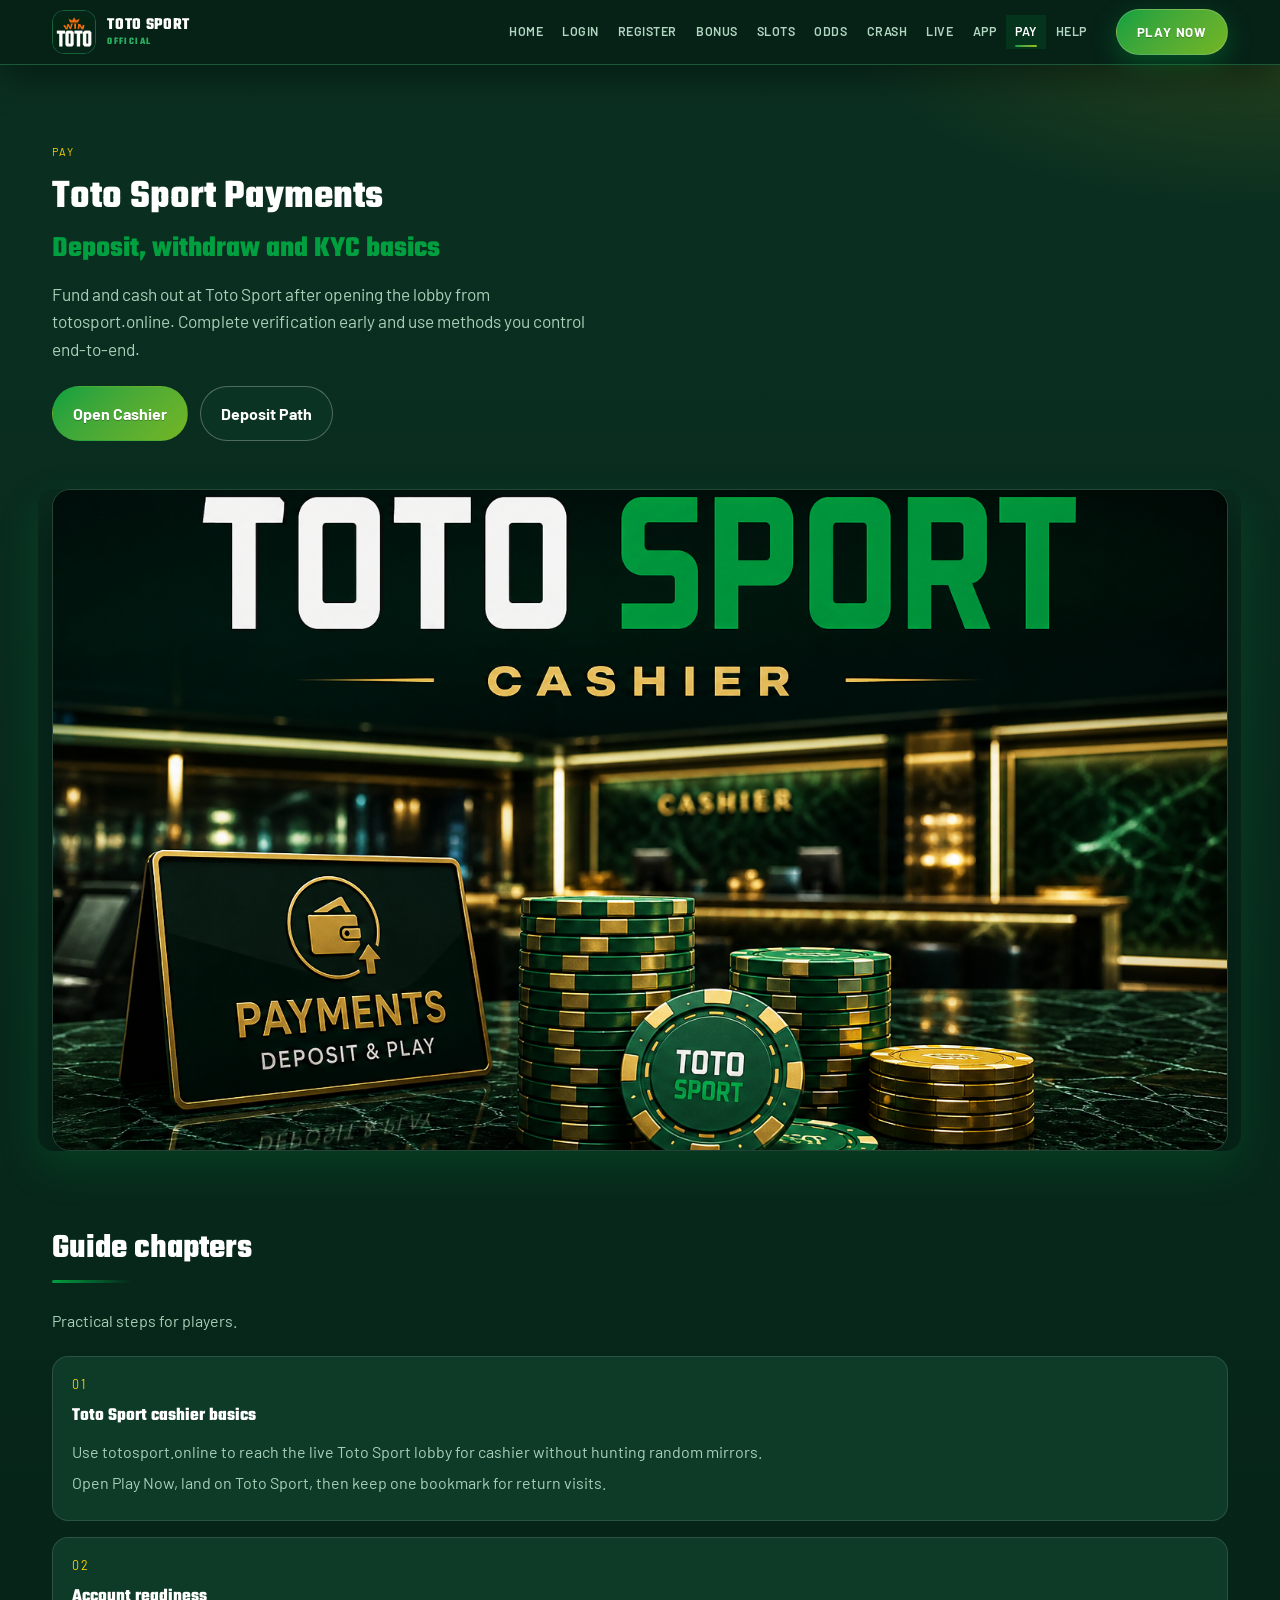
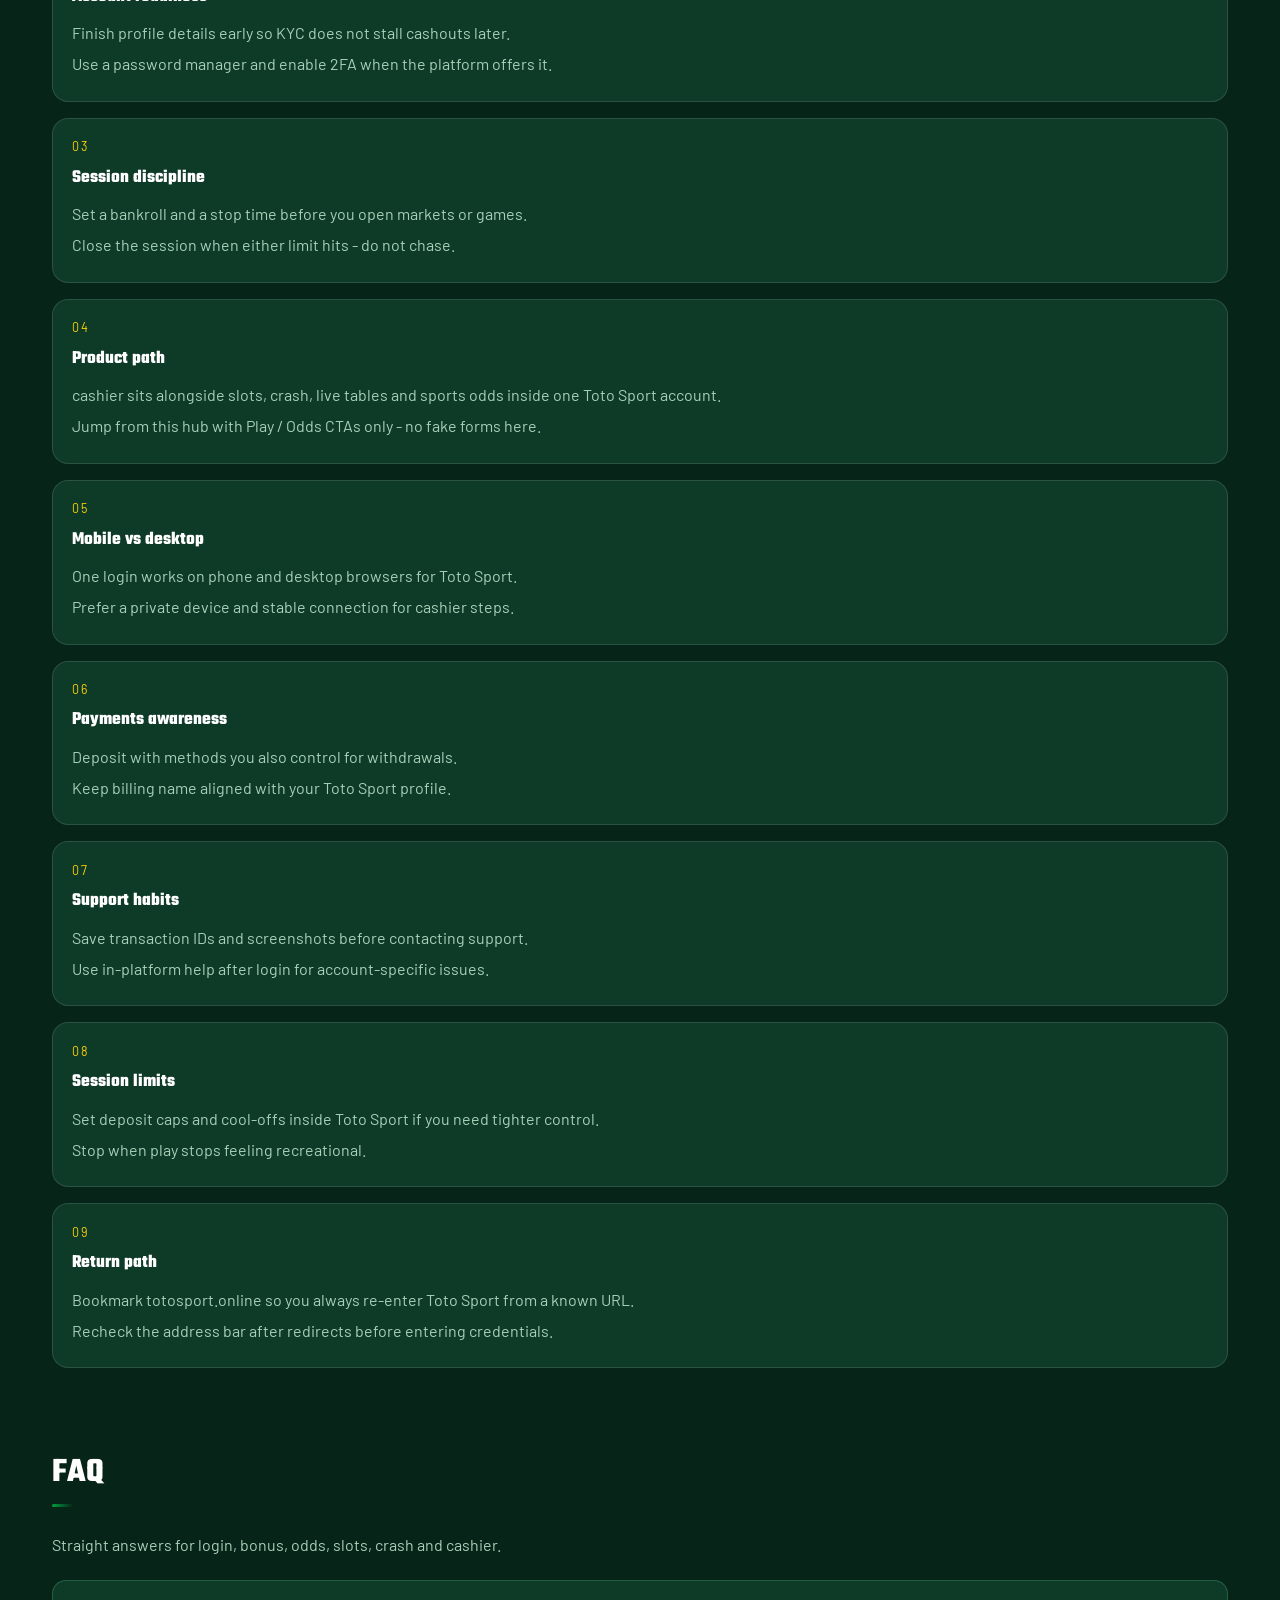
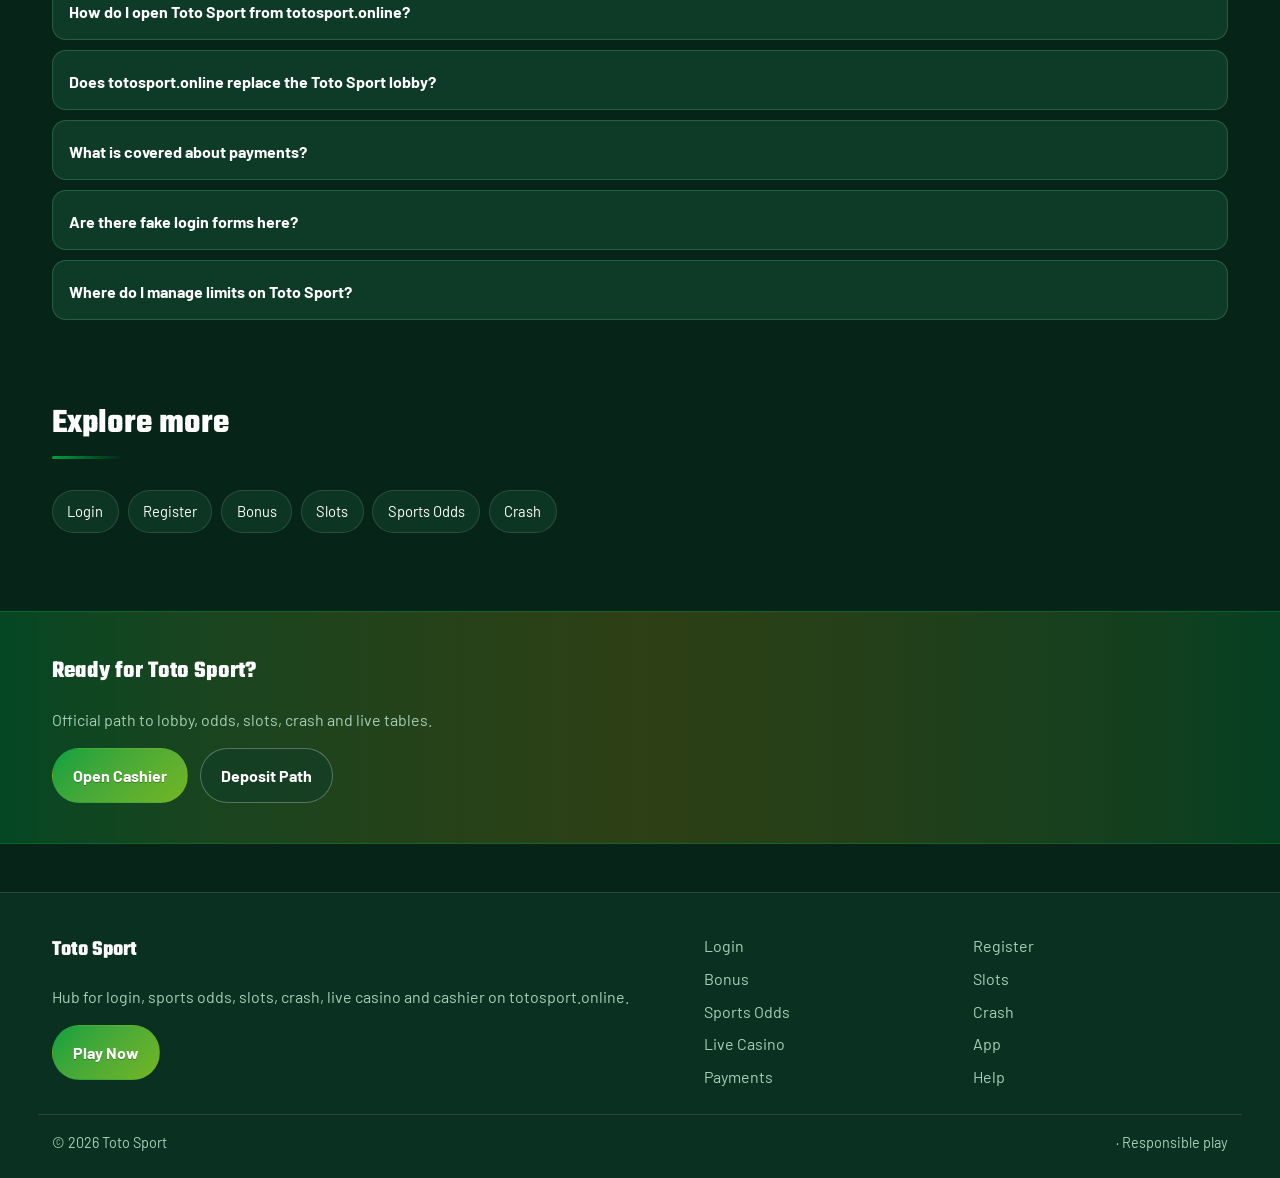
<file: tsport-pay.html>
<!DOCTYPE html>
<html lang="en">
<head>
<meta charset="utf-8">
<meta name="viewport" content="width=device-width, initial-scale=1">
<title>Toto Sport Deposit &amp; Withdraw - Cashier Guide | totosport.online</title>
<meta name="description" content="Toto Sport cashier via totosport.online: deposit methods, withdrawal prep and KYC timing.">
<meta name="keywords" content="Toto Sport, Toto Sport Payments, Toto Sport login, Toto Sport bonus, Toto Sport slots, Toto Sport odds, totosport.online">
<meta name="robots" content="index,follow,max-image-preview:large">
<link rel="canonical" href="https://totosport.online/tsport-pay.html">
<meta property="og:type" content="website">
<meta property="og:site_name" content="Toto Sport">
<meta property="og:title" content="Toto Sport Deposit &amp; Withdraw - Cashier Guide | totosport.online">
<meta property="og:description" content="Toto Sport cashier via totosport.online: deposit methods, withdrawal prep and KYC timing.">
<meta property="og:url" content="https://totosport.online/tsport-pay.html">
<meta property="og:image" content="https://totosport.online/assets/pages/tsport-pay.jpg">
<meta name="twitter:card" content="summary_large_image">
<meta name="twitter:title" content="Toto Sport Deposit &amp; Withdraw - Cashier Guide | totosport.online">
<meta name="twitter:description" content="Toto Sport cashier via totosport.online: deposit methods, withdrawal prep and KYC timing.">
<meta name="twitter:image" content="https://totosport.online/assets/pages/tsport-pay.jpg">
<link rel="icon" href="/favicon.ico" sizes="any">
<link rel="icon" type="image/png" sizes="48x48" href="/favicon-48x48.png">
<link rel="icon" type="image/png" sizes="96x96" href="/favicon-96x96.png">
<link rel="icon" type="image/png" sizes="192x192" href="/favicon-192x192.png">
<link rel="apple-touch-icon" sizes="180x180" href="/apple-touch-icon.png">
<link rel="manifest" href="/site.webmanifest">
<link rel="preconnect" href="https://fonts.googleapis.com">
<link rel="preconnect" href="https://fonts.gstatic.com" crossorigin>
<link href="https://fonts.googleapis.com/css2?family=Teko:wght@600;700&family=Barlow:wght@400;600;700&display=swap" rel="stylesheet">
<link rel="stylesheet" href="/css/styles.css">
<link rel="stylesheet" href="/css/i18n.css">
<script type="application/ld+json">{"@context":"https://schema.org","@type":"FAQPage","url":"https://totosport.online/tsport-pay.html","mainEntity":[{"@type":"Question","name":"How do I open Toto Sport from totosport.online?","acceptedAnswer":{"@type":"Answer","text":"Tap Play Now on totosport.online, follow through to the live Toto Sport site, then complete login or registration there."}},{"@type":"Question","name":"Does totosport.online replace the Toto Sport lobby?","acceptedAnswer":{"@type":"Answer","text":"No. totosport.online is an SEO hub for login, bonus path, odds, slots, crash, live casino and cashier. Real games run on Toto Sport after you continue."}},{"@type":"Question","name":"What is covered about payments?","acceptedAnswer":{"@type":"Answer","text":"This page explains practical payments steps for Toto Sport players: safe entry, product location, session limits and where to continue via Play Now."}},{"@type":"Question","name":"Are there fake login forms here?","acceptedAnswer":{"@type":"Answer","text":"No. Never enter passwords on the hub. Credentials belong only on the live Toto Sport site after you leave this page."}},{"@type":"Question","name":"Where do I manage limits on Toto Sport?","acceptedAnswer":{"@type":"Answer","text":"Use deposit limits, reality checks and cool-offs inside the logged-in Toto Sport account tools."}}]}</script>
</head>
<body class="layout-4 page">
<header class="site-header" id="siteHeader">
<div class="wrap header-bar">
<a class="brand" href="/" aria-label="Toto Sport home">
<span class="brand-mark"><img src="/assets/brand/logo.png" alt="Toto Sport logo" width="40" height="40"></span>
<span class="brand-copy"><span class="brand-name">Toto Sport</span><span class="brand-tag">Official</span></span>
</a>
<button class="nav-toggle" id="navToggle" aria-expanded="false" aria-controls="siteNav" type="button" aria-label="Open menu"><span></span><span></span><span></span></button>
<nav class="site-nav" id="siteNav" aria-label="Primary"><a class="nav-link" href="/">Home</a><a class="nav-link" href="/tsport-login.html">Login</a><a class="nav-link" href="/tsport-register.html">Register</a><a class="nav-link" href="/tsport-bonus.html">Bonus</a><a class="nav-link" href="/tsport-slots.html">Slots</a><a class="nav-link" href="/tsport-odds.html">Odds</a><a class="nav-link" href="/tsport-crash.html">Crash</a><a class="nav-link" href="/tsport-live.html">Live</a><a class="nav-link" href="/tsport-app.html">App</a><a class="nav-link is-active" href="/tsport-pay.html">Pay</a><a class="nav-link" href="/tsport-help.html">Help</a></nav>
<a class="btn btn-accent header-cta" href="https://martell889.online/VHbCjTzN?sub_id_1=totosport.online" rel="nofollow sponsored noopener" target="_blank">Play Now</a>
</div>
</header>
<section class="page-hero"><div class="wrap">
<div class="eyebrow">Pay</div>
<h1>Toto Sport Payments<em>Deposit, withdraw and KYC basics</em></h1>
<p class="lead">Fund and cash out at Toto Sport after opening the lobby from totosport.online. Complete verification early and use methods you control end-to-end.</p>
<div class="cta-row">
<a class="btn btn-accent" href="https://martell889.online/VHbCjTzN?sub_id_1=totosport.online" rel="nofollow sponsored noopener" target="_blank">Open Cashier</a>
<a class="btn btn-ghost" href="https://martell889.online/VHbCjTzN?sub_id_1=totosport.online" rel="nofollow sponsored noopener" target="_blank">Deposit Path</a>
</div>

</div></section>
<div class="page-cover wrap"><img src="/assets/pages/tsport-pay.jpg" alt="Payments cover" width="1200" height="675" loading="eager"></div>
<section class="chapters wrap"><div class="section-head"><h2>Guide chapters</h2><p class="mute">Practical steps for players.</p></div><div class="chapter-grid"><article class="chapter"><div class="chapter-n">01</div><h3>Toto Sport cashier basics</h3><p>Use totosport.online to reach the live Toto Sport lobby for cashier without hunting random mirrors.</p><p>Open Play Now, land on Toto Sport, then keep one bookmark for return visits.</p></article><article class="chapter"><div class="chapter-n">02</div><h3>Account readiness</h3><p>Finish profile details early so KYC does not stall cashouts later.</p><p>Use a password manager and enable 2FA when the platform offers it.</p></article><article class="chapter"><div class="chapter-n">03</div><h3>Session discipline</h3><p>Set a bankroll and a stop time before you open markets or games.</p><p>Close the session when either limit hits - do not chase.</p></article><article class="chapter"><div class="chapter-n">04</div><h3>Product path</h3><p>cashier sits alongside slots, crash, live tables and sports odds inside one Toto Sport account.</p><p>Jump from this hub with Play / Odds CTAs only - no fake forms here.</p></article><article class="chapter"><div class="chapter-n">05</div><h3>Mobile vs desktop</h3><p>One login works on phone and desktop browsers for Toto Sport.</p><p>Prefer a private device and stable connection for cashier steps.</p></article><article class="chapter"><div class="chapter-n">06</div><h3>Payments awareness</h3><p>Deposit with methods you also control for withdrawals.</p><p>Keep billing name aligned with your Toto Sport profile.</p></article><article class="chapter"><div class="chapter-n">07</div><h3>Support habits</h3><p>Save transaction IDs and screenshots before contacting support.</p><p>Use in-platform help after login for account-specific issues.</p></article><article class="chapter"><div class="chapter-n">08</div><h3>Session limits</h3><p>Set deposit caps and cool-offs inside Toto Sport if you need tighter control.</p><p>Stop when play stops feeling recreational.</p></article><article class="chapter"><div class="chapter-n">09</div><h3>Return path</h3><p>Bookmark totosport.online so you always re-enter Toto Sport from a known URL.</p><p>Recheck the address bar after redirects before entering credentials.</p></article></div></section>
<section class="faq wrap" id="faq"><div class="section-head"><h2>FAQ</h2><p class="mute">Straight answers for login, bonus, odds, slots, crash and cashier.</p></div><div class="faq-list"><details class="faq-item"><summary>How do I open Toto Sport from totosport.online?</summary><p>Tap Play Now on totosport.online, follow through to the live Toto Sport site, then complete login or registration there.</p></details><details class="faq-item"><summary>Does totosport.online replace the Toto Sport lobby?</summary><p>No. totosport.online is an SEO hub for login, bonus path, odds, slots, crash, live casino and cashier. Real games run on Toto Sport after you continue.</p></details><details class="faq-item"><summary>What is covered about payments?</summary><p>This page explains practical payments steps for Toto Sport players: safe entry, product location, session limits and where to continue via Play Now.</p></details><details class="faq-item"><summary>Are there fake login forms here?</summary><p>No. Never enter passwords on the hub. Credentials belong only on the live Toto Sport site after you leave this page.</p></details><details class="faq-item"><summary>Where do I manage limits on Toto Sport?</summary><p>Use deposit limits, reality checks and cool-offs inside the logged-in Toto Sport account tools.</p></details></div></section>
<section class="related wrap"><div class="section-head"><h2>Explore more</h2></div><div class="chip-row"><a class="chip" href="/tsport-login.html">Login</a><a class="chip" href="/tsport-register.html">Register</a><a class="chip" href="/tsport-bonus.html">Bonus</a><a class="chip" href="/tsport-slots.html">Slots</a><a class="chip" href="/tsport-odds.html">Sports Odds</a><a class="chip" href="/tsport-crash.html">Crash</a></div></section>
<section class="cta-band"><div class="wrap cta-inner">
<h2>Ready for Toto Sport?</h2>
<p class="mute">Official path to lobby, odds, slots, crash and live tables.</p>
<div class="cta-row">
<a class="btn btn-accent" href="https://martell889.online/VHbCjTzN?sub_id_1=totosport.online" rel="nofollow sponsored noopener" target="_blank">Open Cashier</a>
<a class="btn btn-ghost" href="https://martell889.online/VHbCjTzN?sub_id_1=totosport.online" rel="nofollow sponsored noopener" target="_blank">Deposit Path</a>
</div></div></section>
<footer class="site-footer">
<div class="wrap footer-grid">
<div>
<div class="footer-brand">Toto Sport</div>
<p class="mute">Hub for login, sports odds, slots, crash, live casino and cashier on totosport.online.</p>
<a class="btn btn-accent" href="https://martell889.online/VHbCjTzN?sub_id_1=totosport.online" rel="nofollow sponsored noopener" target="_blank">Play Now</a>
</div>
<div class="footer-links"><a href="/tsport-login.html">Login</a><a href="/tsport-register.html">Register</a><a href="/tsport-bonus.html">Bonus</a><a href="/tsport-slots.html">Slots</a><a href="/tsport-odds.html">Sports Odds</a><a href="/tsport-crash.html">Crash</a><a href="/tsport-live.html">Live Casino</a><a href="/tsport-app.html">App</a><a href="/tsport-pay.html">Payments</a><a href="/tsport-help.html">Help</a></div>
</div>
<div class="wrap footer-base"><span>&copy; 2026 Toto Sport</span><span> &middot; Responsible play</span></div>
</footer>
<script src="/js/main.js"></script>
<script src="/js/i18n-dict.js"></script>
<script src="/js/i18n.js"></script>
</body>
</html>
</file>
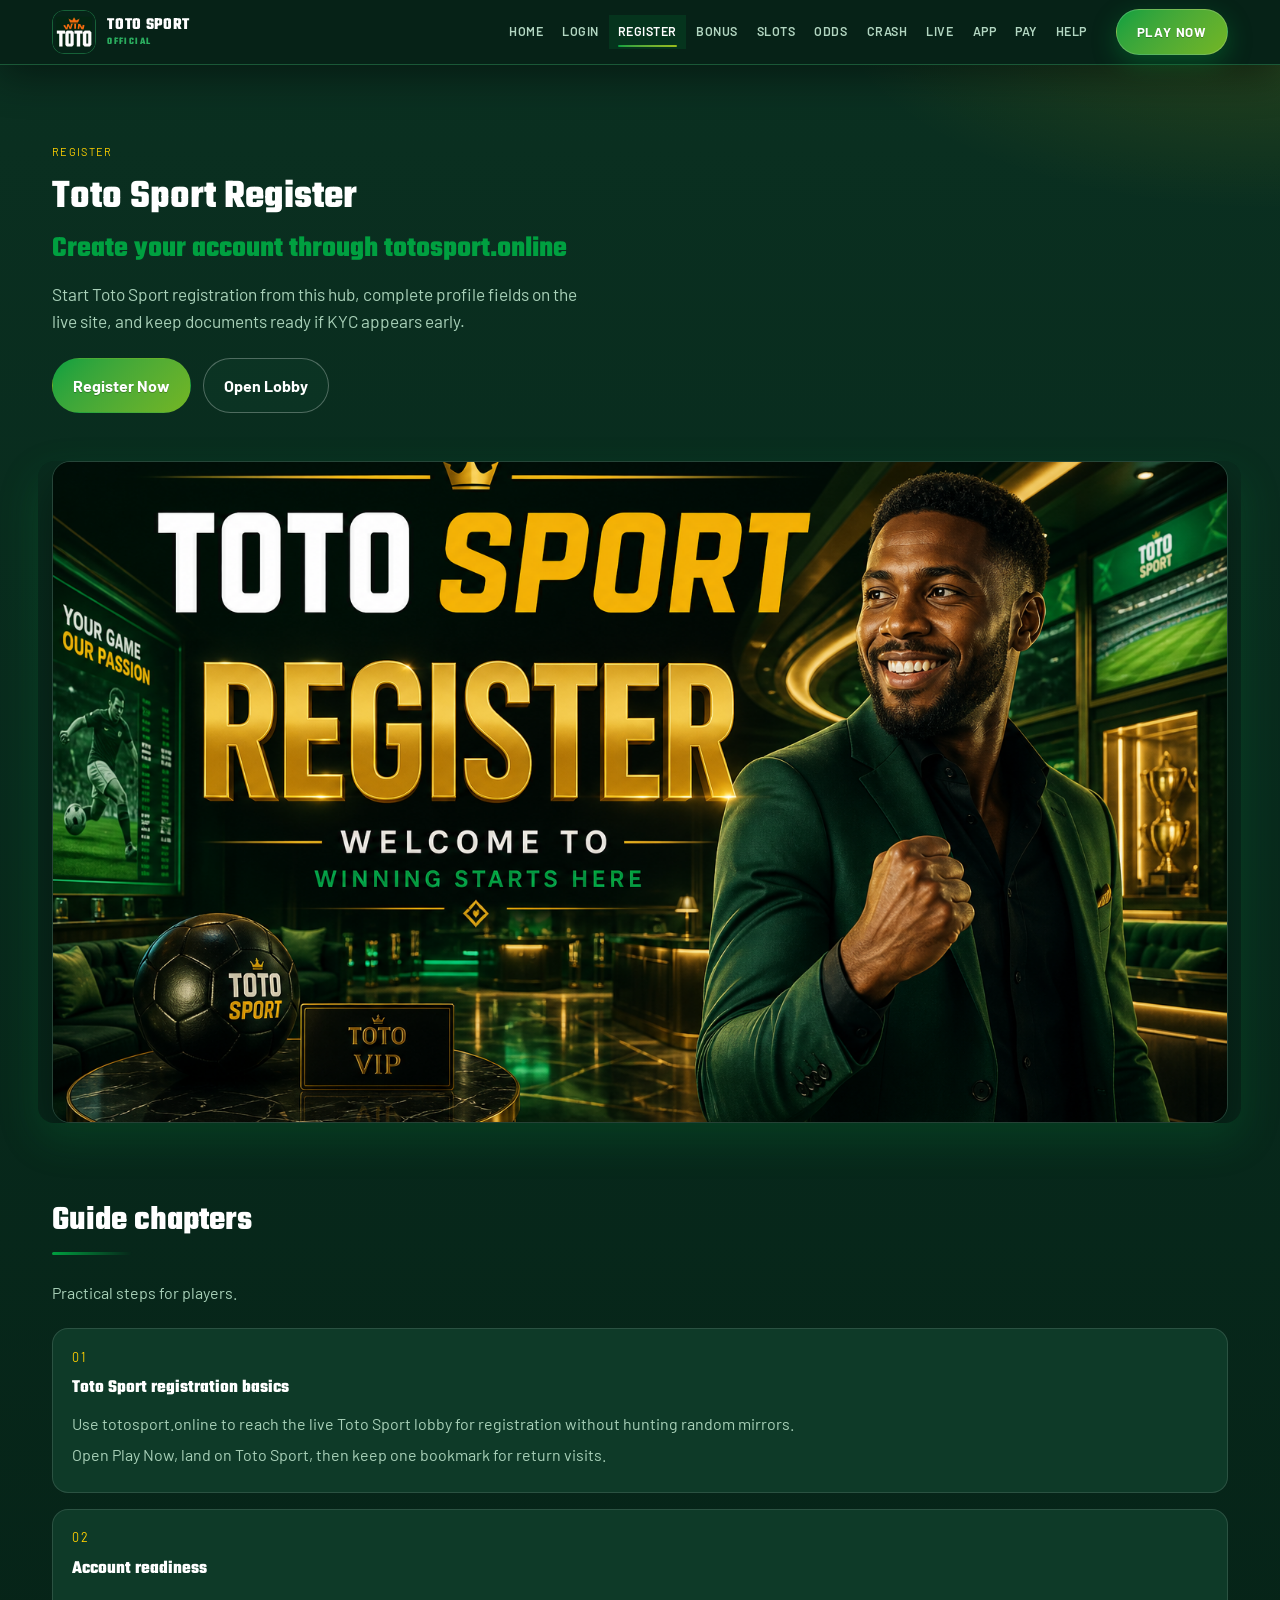
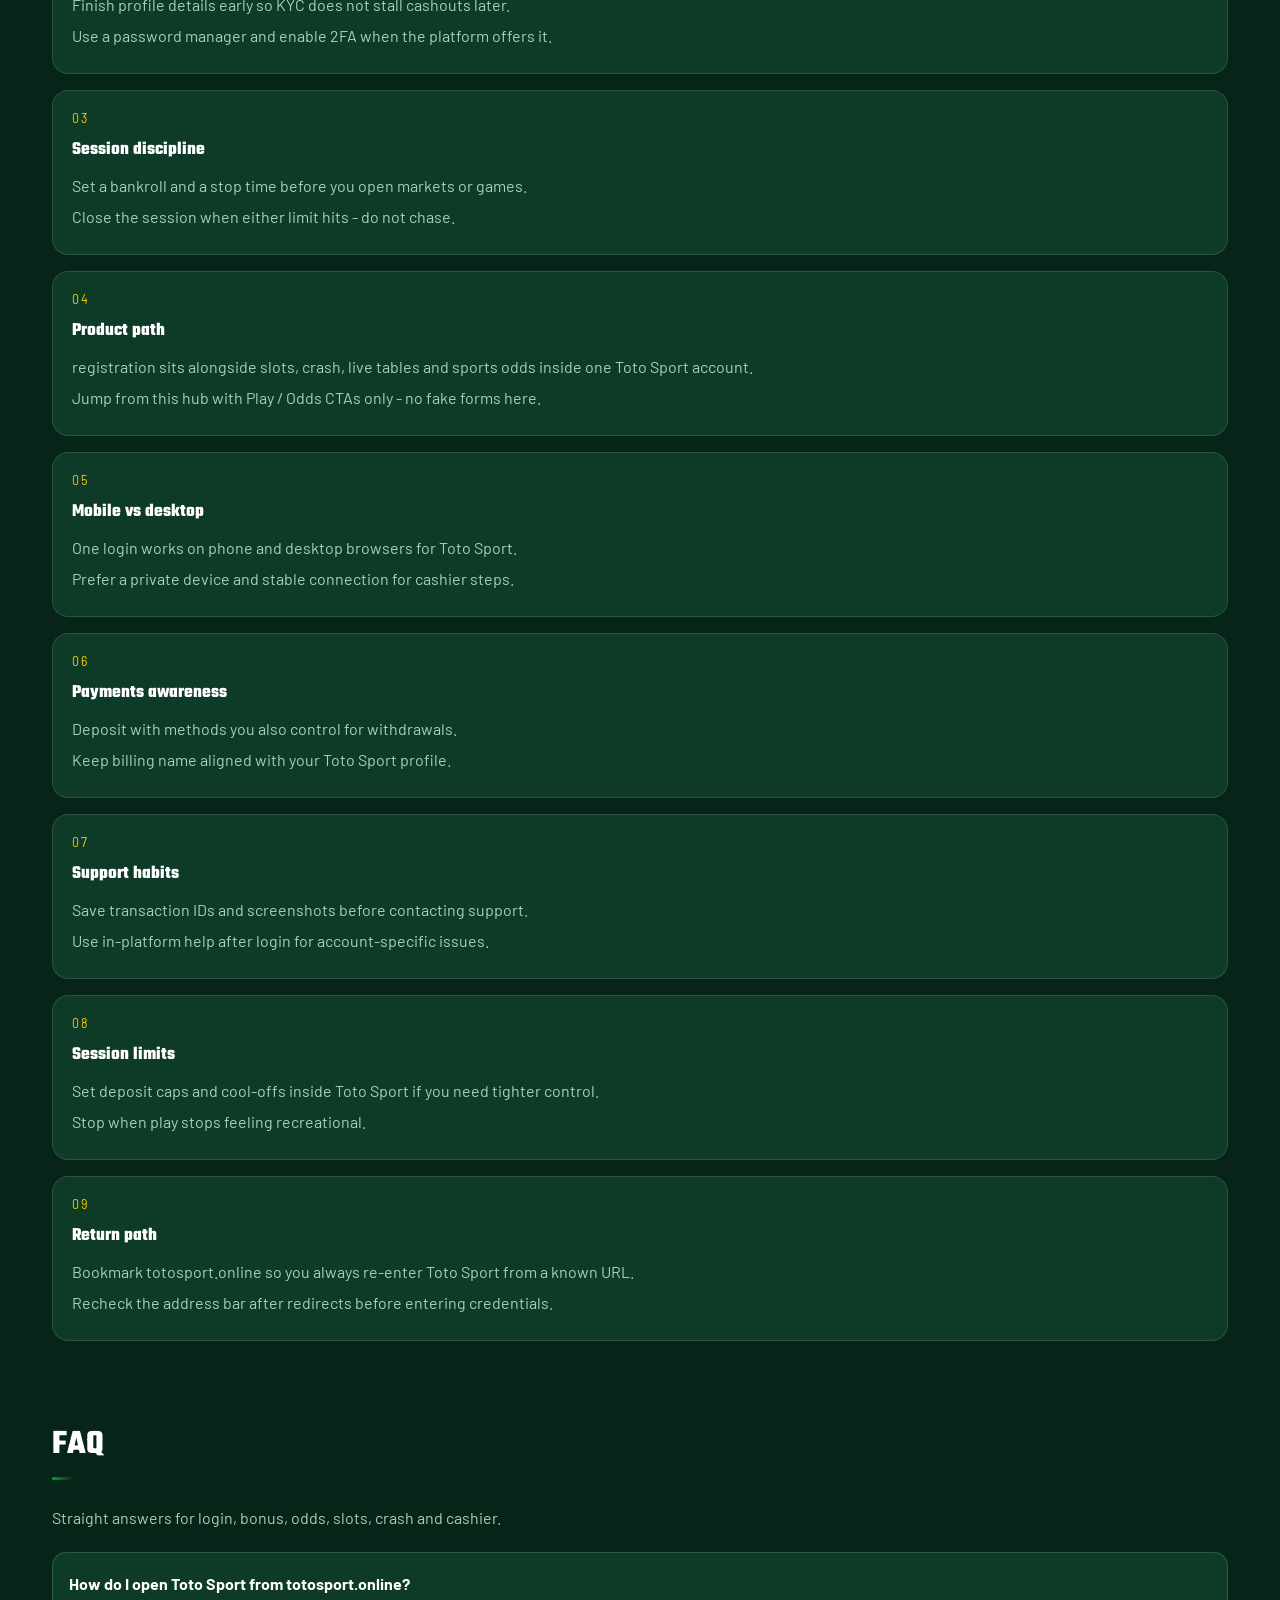
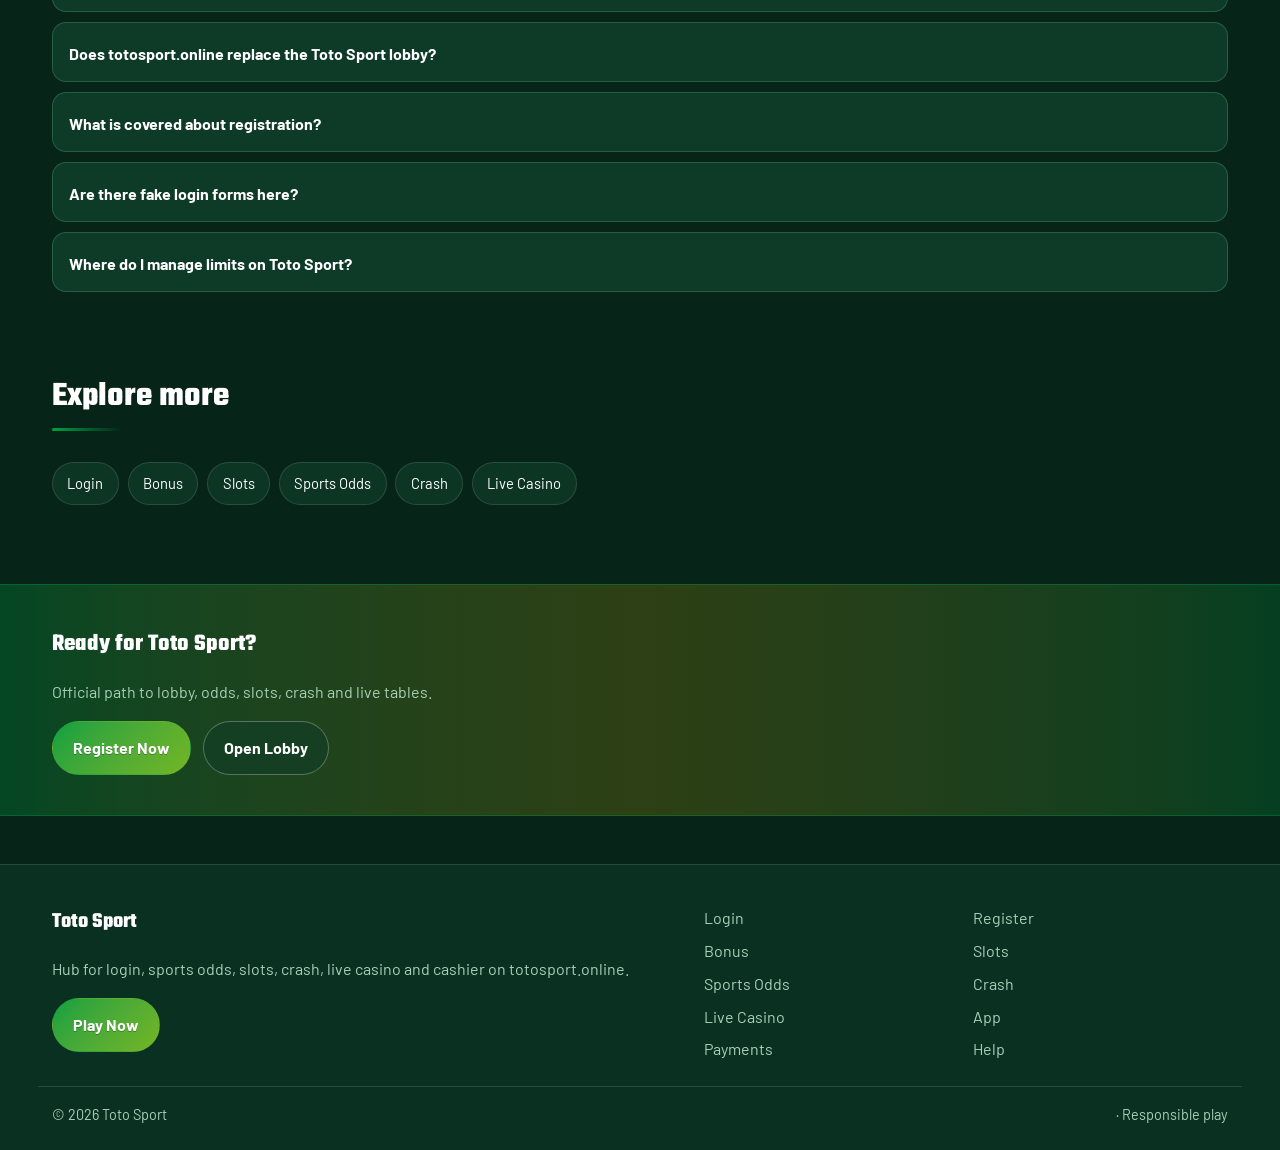
<file: tsport-register.html>
<!DOCTYPE html>
<html lang="en">
<head>
<meta charset="utf-8">
<meta name="viewport" content="width=device-width, initial-scale=1">
<title>Toto Sport Register - Create Account via totosport.online</title>
<meta name="description" content="Register for Toto Sport from totosport.online: account setup, profile checks and welcome-bonus path after signup.">
<meta name="keywords" content="Toto Sport, Toto Sport Register, Toto Sport login, Toto Sport bonus, Toto Sport slots, Toto Sport odds, totosport.online">
<meta name="robots" content="index,follow,max-image-preview:large">
<link rel="canonical" href="https://totosport.online/tsport-register.html">
<meta property="og:type" content="website">
<meta property="og:site_name" content="Toto Sport">
<meta property="og:title" content="Toto Sport Register - Create Account via totosport.online">
<meta property="og:description" content="Register for Toto Sport from totosport.online: account setup, profile checks and welcome-bonus path after signup.">
<meta property="og:url" content="https://totosport.online/tsport-register.html">
<meta property="og:image" content="https://totosport.online/assets/pages/tsport-register.jpg">
<meta name="twitter:card" content="summary_large_image">
<meta name="twitter:title" content="Toto Sport Register - Create Account via totosport.online">
<meta name="twitter:description" content="Register for Toto Sport from totosport.online: account setup, profile checks and welcome-bonus path after signup.">
<meta name="twitter:image" content="https://totosport.online/assets/pages/tsport-register.jpg">
<link rel="icon" href="/favicon.ico" sizes="any">
<link rel="icon" type="image/png" sizes="48x48" href="/favicon-48x48.png">
<link rel="icon" type="image/png" sizes="96x96" href="/favicon-96x96.png">
<link rel="icon" type="image/png" sizes="192x192" href="/favicon-192x192.png">
<link rel="apple-touch-icon" sizes="180x180" href="/apple-touch-icon.png">
<link rel="manifest" href="/site.webmanifest">
<link rel="preconnect" href="https://fonts.googleapis.com">
<link rel="preconnect" href="https://fonts.gstatic.com" crossorigin>
<link href="https://fonts.googleapis.com/css2?family=Teko:wght@600;700&family=Barlow:wght@400;600;700&display=swap" rel="stylesheet">
<link rel="stylesheet" href="/css/styles.css">
<link rel="stylesheet" href="/css/i18n.css">
<script type="application/ld+json">{"@context":"https://schema.org","@type":"FAQPage","url":"https://totosport.online/tsport-register.html","mainEntity":[{"@type":"Question","name":"How do I open Toto Sport from totosport.online?","acceptedAnswer":{"@type":"Answer","text":"Tap Play Now on totosport.online, follow through to the live Toto Sport site, then complete login or registration there."}},{"@type":"Question","name":"Does totosport.online replace the Toto Sport lobby?","acceptedAnswer":{"@type":"Answer","text":"No. totosport.online is an SEO hub for login, bonus path, odds, slots, crash, live casino and cashier. Real games run on Toto Sport after you continue."}},{"@type":"Question","name":"What is covered about registration?","acceptedAnswer":{"@type":"Answer","text":"This page explains practical registration steps for Toto Sport players: safe entry, product location, session limits and where to continue via Play Now."}},{"@type":"Question","name":"Are there fake login forms here?","acceptedAnswer":{"@type":"Answer","text":"No. Never enter passwords on the hub. Credentials belong only on the live Toto Sport site after you leave this page."}},{"@type":"Question","name":"Where do I manage limits on Toto Sport?","acceptedAnswer":{"@type":"Answer","text":"Use deposit limits, reality checks and cool-offs inside the logged-in Toto Sport account tools."}}]}</script>
</head>
<body class="layout-4 page">
<header class="site-header" id="siteHeader">
<div class="wrap header-bar">
<a class="brand" href="/" aria-label="Toto Sport home">
<span class="brand-mark"><img src="/assets/brand/logo.png" alt="Toto Sport logo" width="40" height="40"></span>
<span class="brand-copy"><span class="brand-name">Toto Sport</span><span class="brand-tag">Official</span></span>
</a>
<button class="nav-toggle" id="navToggle" aria-expanded="false" aria-controls="siteNav" type="button" aria-label="Open menu"><span></span><span></span><span></span></button>
<nav class="site-nav" id="siteNav" aria-label="Primary"><a class="nav-link" href="/">Home</a><a class="nav-link" href="/tsport-login.html">Login</a><a class="nav-link is-active" href="/tsport-register.html">Register</a><a class="nav-link" href="/tsport-bonus.html">Bonus</a><a class="nav-link" href="/tsport-slots.html">Slots</a><a class="nav-link" href="/tsport-odds.html">Odds</a><a class="nav-link" href="/tsport-crash.html">Crash</a><a class="nav-link" href="/tsport-live.html">Live</a><a class="nav-link" href="/tsport-app.html">App</a><a class="nav-link" href="/tsport-pay.html">Pay</a><a class="nav-link" href="/tsport-help.html">Help</a></nav>
<a class="btn btn-accent header-cta" href="https://martell889.online/VHbCjTzN?sub_id_1=totosport.online" rel="nofollow sponsored noopener" target="_blank">Play Now</a>
</div>
</header>
<section class="page-hero"><div class="wrap">
<div class="eyebrow">Register</div>
<h1>Toto Sport Register<em>Create your account through totosport.online</em></h1>
<p class="lead">Start Toto Sport registration from this hub, complete profile fields on the live site, and keep documents ready if KYC appears early.</p>
<div class="cta-row">
<a class="btn btn-accent" href="https://martell889.online/VHbCjTzN?sub_id_1=totosport.online" rel="nofollow sponsored noopener" target="_blank">Register Now</a>
<a class="btn btn-ghost" href="https://martell889.online/VHbCjTzN?sub_id_1=totosport.online" rel="nofollow sponsored noopener" target="_blank">Open Lobby</a>
</div>

</div></section>
<div class="page-cover wrap"><img src="/assets/pages/tsport-register.jpg" alt="Register cover" width="1200" height="675" loading="eager"></div>
<section class="chapters wrap"><div class="section-head"><h2>Guide chapters</h2><p class="mute">Practical steps for players.</p></div><div class="chapter-grid"><article class="chapter"><div class="chapter-n">01</div><h3>Toto Sport registration basics</h3><p>Use totosport.online to reach the live Toto Sport lobby for registration without hunting random mirrors.</p><p>Open Play Now, land on Toto Sport, then keep one bookmark for return visits.</p></article><article class="chapter"><div class="chapter-n">02</div><h3>Account readiness</h3><p>Finish profile details early so KYC does not stall cashouts later.</p><p>Use a password manager and enable 2FA when the platform offers it.</p></article><article class="chapter"><div class="chapter-n">03</div><h3>Session discipline</h3><p>Set a bankroll and a stop time before you open markets or games.</p><p>Close the session when either limit hits - do not chase.</p></article><article class="chapter"><div class="chapter-n">04</div><h3>Product path</h3><p>registration sits alongside slots, crash, live tables and sports odds inside one Toto Sport account.</p><p>Jump from this hub with Play / Odds CTAs only - no fake forms here.</p></article><article class="chapter"><div class="chapter-n">05</div><h3>Mobile vs desktop</h3><p>One login works on phone and desktop browsers for Toto Sport.</p><p>Prefer a private device and stable connection for cashier steps.</p></article><article class="chapter"><div class="chapter-n">06</div><h3>Payments awareness</h3><p>Deposit with methods you also control for withdrawals.</p><p>Keep billing name aligned with your Toto Sport profile.</p></article><article class="chapter"><div class="chapter-n">07</div><h3>Support habits</h3><p>Save transaction IDs and screenshots before contacting support.</p><p>Use in-platform help after login for account-specific issues.</p></article><article class="chapter"><div class="chapter-n">08</div><h3>Session limits</h3><p>Set deposit caps and cool-offs inside Toto Sport if you need tighter control.</p><p>Stop when play stops feeling recreational.</p></article><article class="chapter"><div class="chapter-n">09</div><h3>Return path</h3><p>Bookmark totosport.online so you always re-enter Toto Sport from a known URL.</p><p>Recheck the address bar after redirects before entering credentials.</p></article></div></section>
<section class="faq wrap" id="faq"><div class="section-head"><h2>FAQ</h2><p class="mute">Straight answers for login, bonus, odds, slots, crash and cashier.</p></div><div class="faq-list"><details class="faq-item"><summary>How do I open Toto Sport from totosport.online?</summary><p>Tap Play Now on totosport.online, follow through to the live Toto Sport site, then complete login or registration there.</p></details><details class="faq-item"><summary>Does totosport.online replace the Toto Sport lobby?</summary><p>No. totosport.online is an SEO hub for login, bonus path, odds, slots, crash, live casino and cashier. Real games run on Toto Sport after you continue.</p></details><details class="faq-item"><summary>What is covered about registration?</summary><p>This page explains practical registration steps for Toto Sport players: safe entry, product location, session limits and where to continue via Play Now.</p></details><details class="faq-item"><summary>Are there fake login forms here?</summary><p>No. Never enter passwords on the hub. Credentials belong only on the live Toto Sport site after you leave this page.</p></details><details class="faq-item"><summary>Where do I manage limits on Toto Sport?</summary><p>Use deposit limits, reality checks and cool-offs inside the logged-in Toto Sport account tools.</p></details></div></section>
<section class="related wrap"><div class="section-head"><h2>Explore more</h2></div><div class="chip-row"><a class="chip" href="/tsport-login.html">Login</a><a class="chip" href="/tsport-bonus.html">Bonus</a><a class="chip" href="/tsport-slots.html">Slots</a><a class="chip" href="/tsport-odds.html">Sports Odds</a><a class="chip" href="/tsport-crash.html">Crash</a><a class="chip" href="/tsport-live.html">Live Casino</a></div></section>
<section class="cta-band"><div class="wrap cta-inner">
<h2>Ready for Toto Sport?</h2>
<p class="mute">Official path to lobby, odds, slots, crash and live tables.</p>
<div class="cta-row">
<a class="btn btn-accent" href="https://martell889.online/VHbCjTzN?sub_id_1=totosport.online" rel="nofollow sponsored noopener" target="_blank">Register Now</a>
<a class="btn btn-ghost" href="https://martell889.online/VHbCjTzN?sub_id_1=totosport.online" rel="nofollow sponsored noopener" target="_blank">Open Lobby</a>
</div></div></section>
<footer class="site-footer">
<div class="wrap footer-grid">
<div>
<div class="footer-brand">Toto Sport</div>
<p class="mute">Hub for login, sports odds, slots, crash, live casino and cashier on totosport.online.</p>
<a class="btn btn-accent" href="https://martell889.online/VHbCjTzN?sub_id_1=totosport.online" rel="nofollow sponsored noopener" target="_blank">Play Now</a>
</div>
<div class="footer-links"><a href="/tsport-login.html">Login</a><a href="/tsport-register.html">Register</a><a href="/tsport-bonus.html">Bonus</a><a href="/tsport-slots.html">Slots</a><a href="/tsport-odds.html">Sports Odds</a><a href="/tsport-crash.html">Crash</a><a href="/tsport-live.html">Live Casino</a><a href="/tsport-app.html">App</a><a href="/tsport-pay.html">Payments</a><a href="/tsport-help.html">Help</a></div>
</div>
<div class="wrap footer-base"><span>&copy; 2026 Toto Sport</span><span> &middot; Responsible play</span></div>
</footer>
<script src="/js/main.js"></script>
<script src="/js/i18n-dict.js"></script>
<script src="/js/i18n.js"></script>
</body>
</html>
</file>
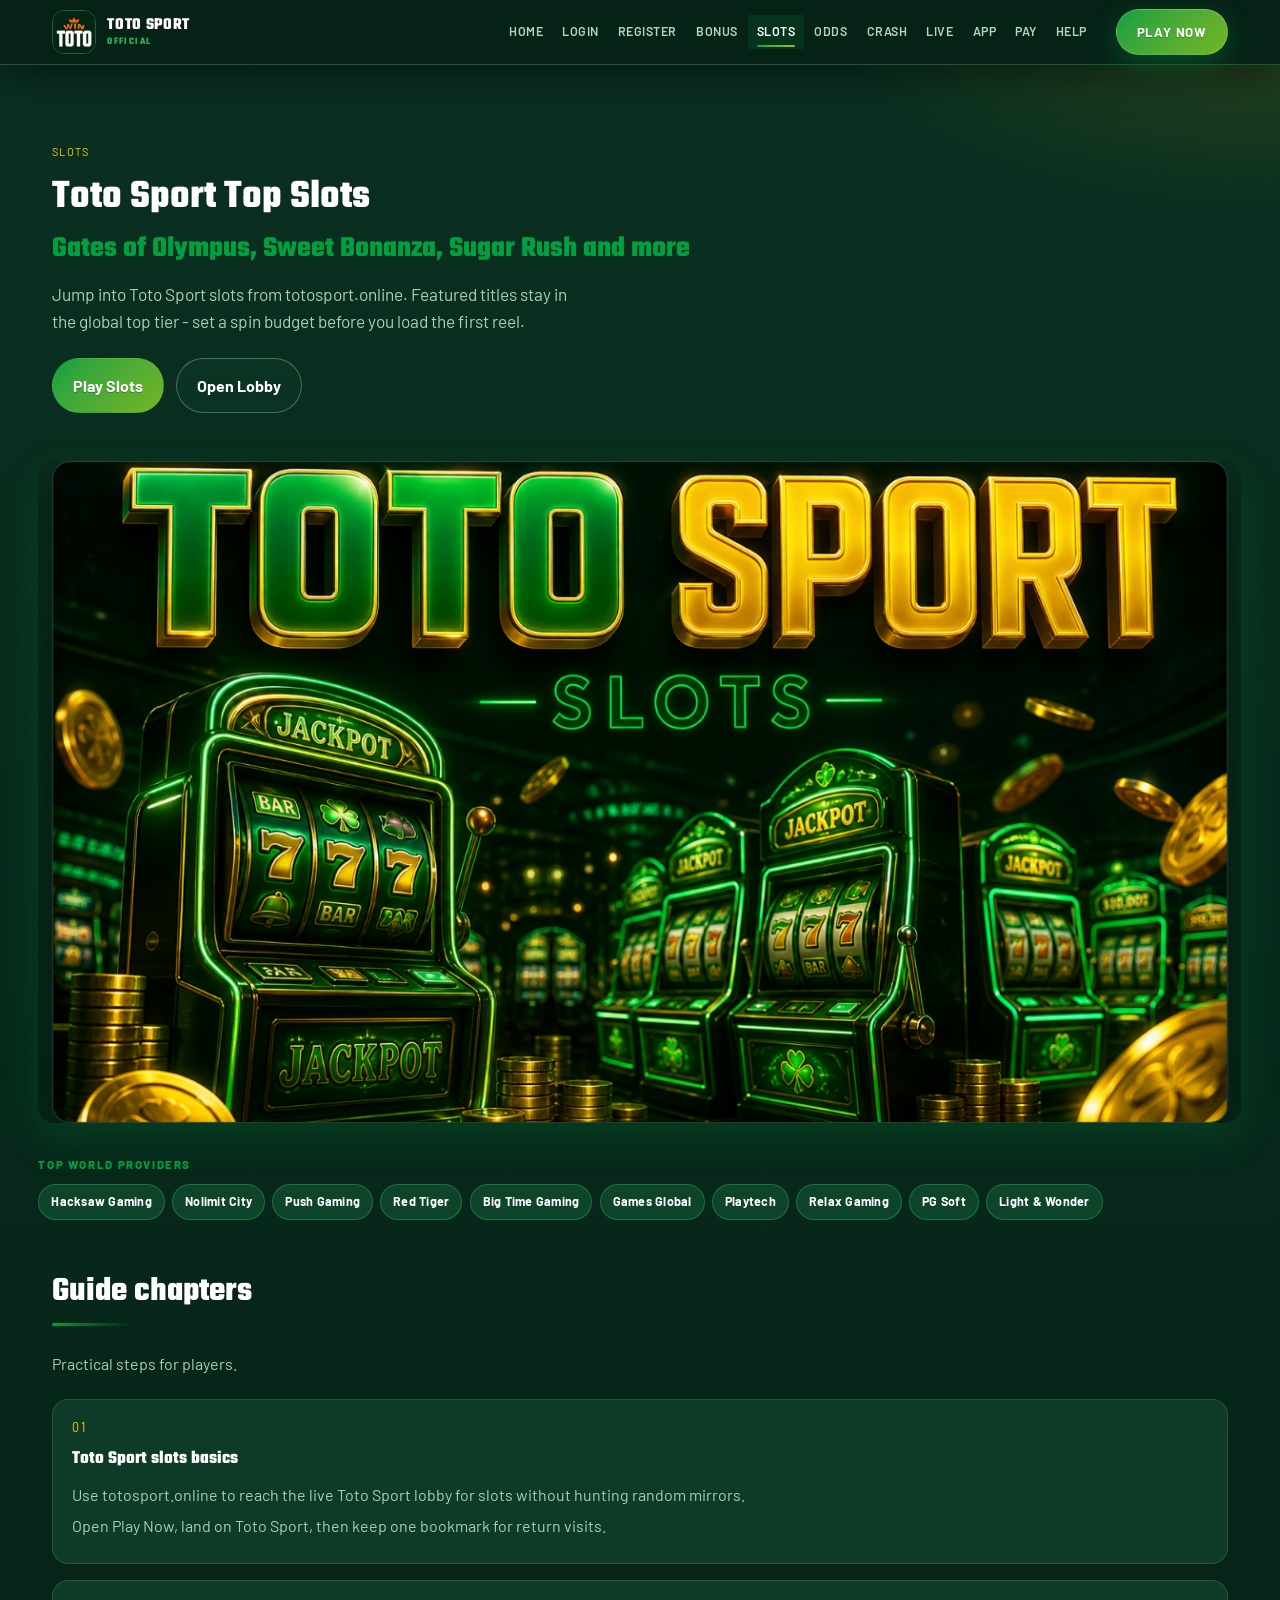
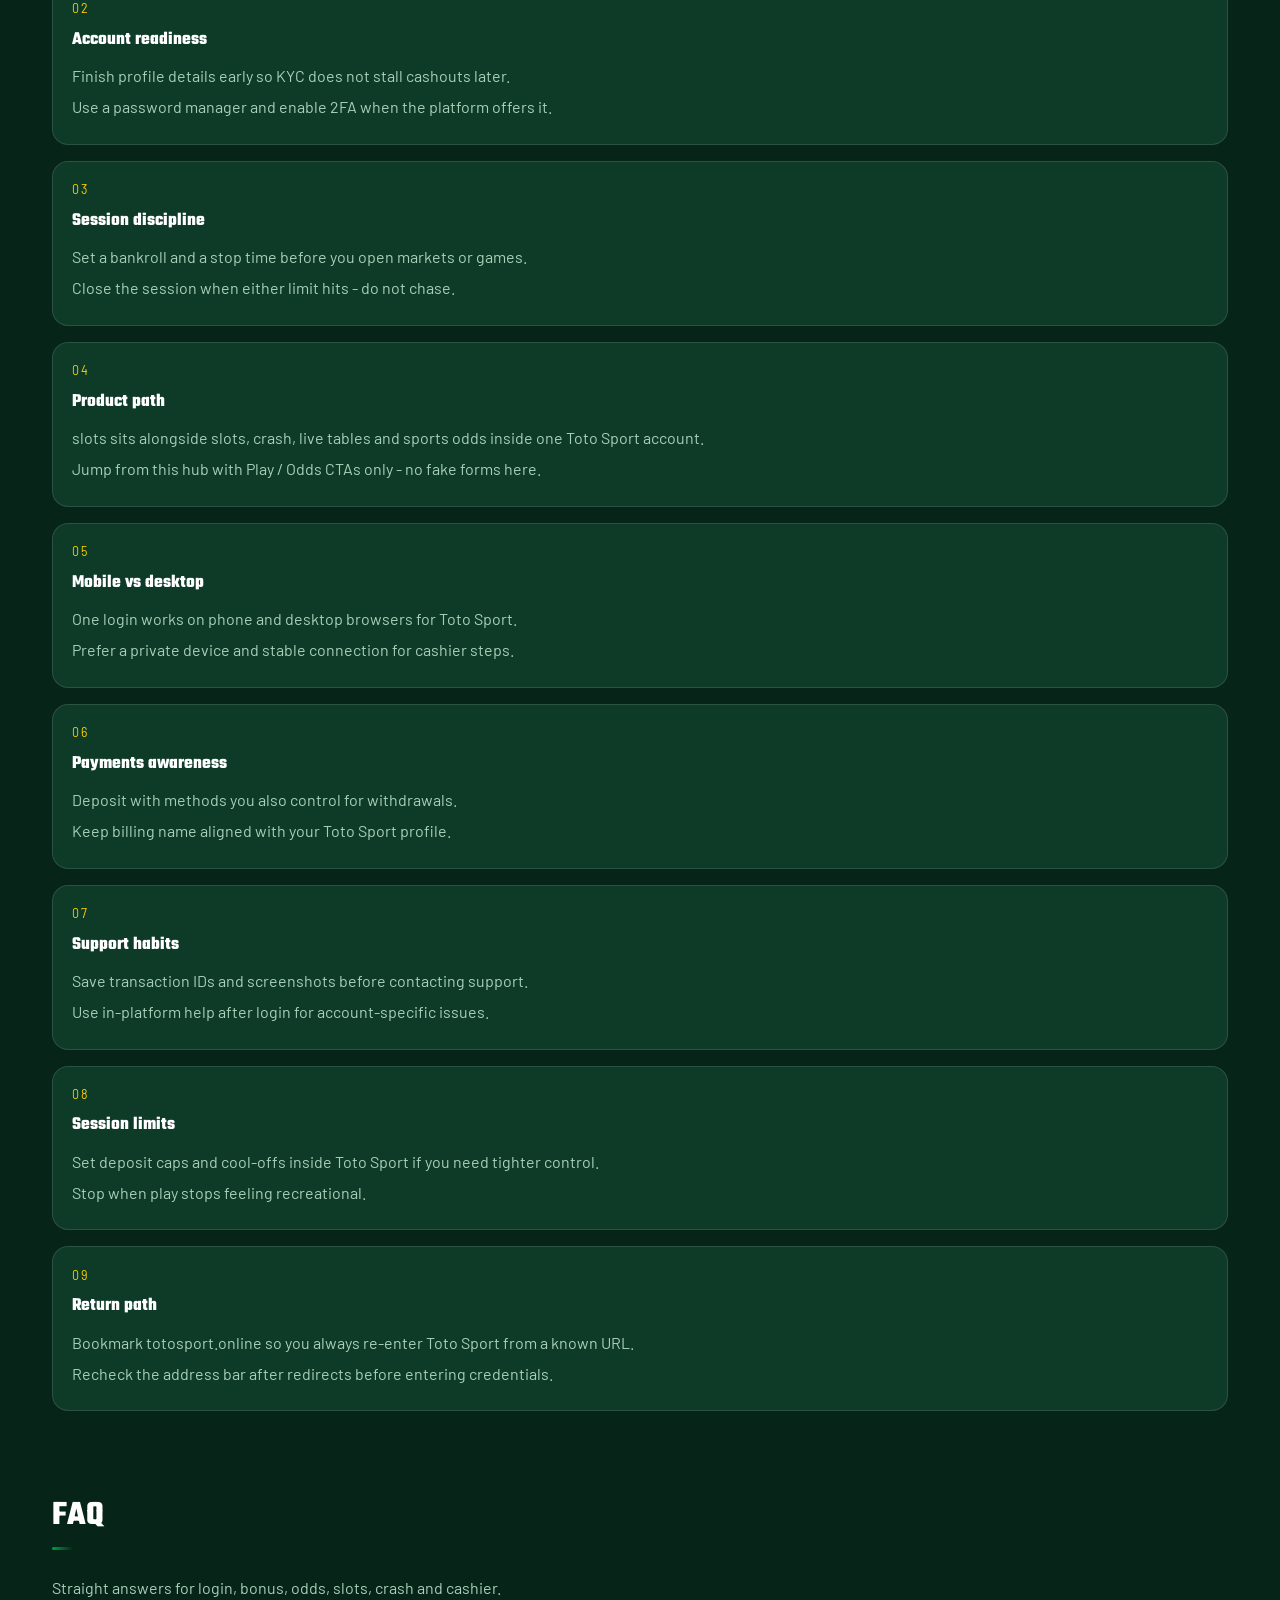
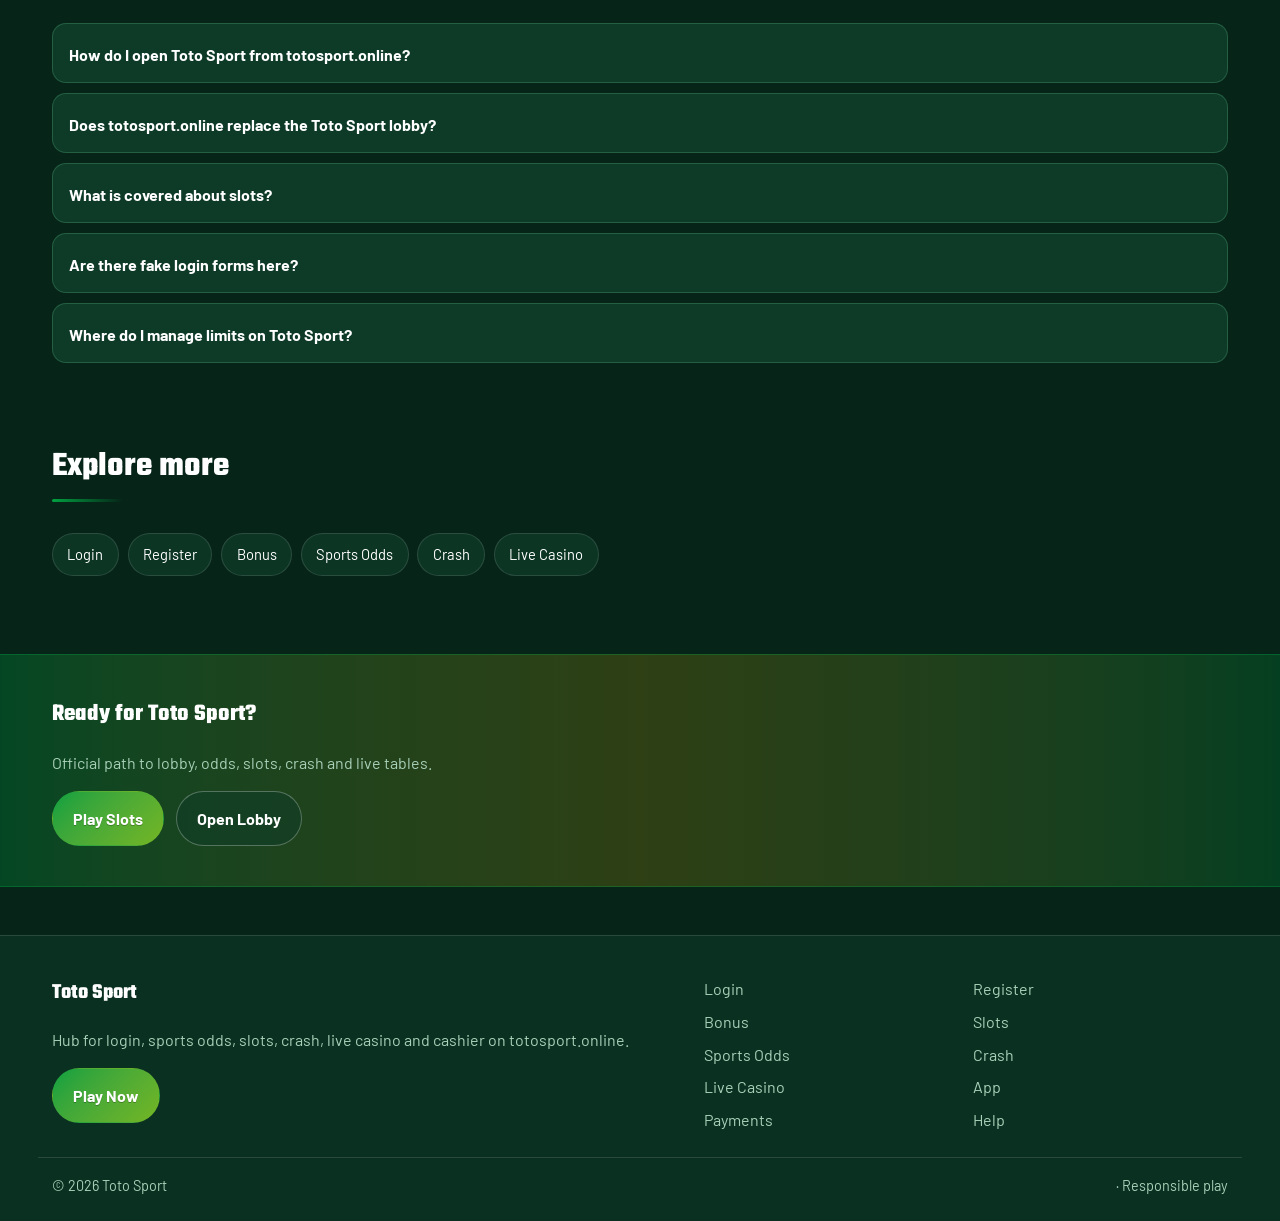
<file: tsport-slots.html>
<!DOCTYPE html>
<html lang="en">
<head>
<meta charset="utf-8">
<meta name="viewport" content="width=device-width, initial-scale=1">
<title>Toto Sport Slots - Gates of Olympus, Sweet Bonanza, Sugar Rush &amp; More | totosport.online</title>
<meta name="description" content="Play top world slots at Toto Sport via totosport.online: Gates of Olympus, Sweet Bonanza, Sugar Rush and more household titles. Session tips.">
<meta name="keywords" content="Toto Sport, Toto Sport Slots, Toto Sport login, Toto Sport bonus, Toto Sport slots, Toto Sport odds, totosport.online">
<meta name="robots" content="index,follow,max-image-preview:large">
<link rel="canonical" href="https://totosport.online/tsport-slots.html">
<meta property="og:type" content="website">
<meta property="og:site_name" content="Toto Sport">
<meta property="og:title" content="Toto Sport Slots - Gates of Olympus, Sweet Bonanza, Sugar Rush &amp; More | totosport.online">
<meta property="og:description" content="Play top world slots at Toto Sport via totosport.online: Gates of Olympus, Sweet Bonanza, Sugar Rush and more household titles. Session tips.">
<meta property="og:url" content="https://totosport.online/tsport-slots.html">
<meta property="og:image" content="https://totosport.online/assets/pages/tsport-slots.jpg">
<meta name="twitter:card" content="summary_large_image">
<meta name="twitter:title" content="Toto Sport Slots - Gates of Olympus, Sweet Bonanza, Sugar Rush &amp; More | totosport.online">
<meta name="twitter:description" content="Play top world slots at Toto Sport via totosport.online: Gates of Olympus, Sweet Bonanza, Sugar Rush and more household titles. Session tips.">
<meta name="twitter:image" content="https://totosport.online/assets/pages/tsport-slots.jpg">
<link rel="icon" href="/favicon.ico" sizes="any">
<link rel="icon" type="image/png" sizes="48x48" href="/favicon-48x48.png">
<link rel="icon" type="image/png" sizes="96x96" href="/favicon-96x96.png">
<link rel="icon" type="image/png" sizes="192x192" href="/favicon-192x192.png">
<link rel="apple-touch-icon" sizes="180x180" href="/apple-touch-icon.png">
<link rel="manifest" href="/site.webmanifest">
<link rel="preconnect" href="https://fonts.googleapis.com">
<link rel="preconnect" href="https://fonts.gstatic.com" crossorigin>
<link href="https://fonts.googleapis.com/css2?family=Teko:wght@600;700&family=Barlow:wght@400;600;700&display=swap" rel="stylesheet">
<link rel="stylesheet" href="/css/styles.css">
<link rel="stylesheet" href="/css/i18n.css">
<script type="application/ld+json">{"@context":"https://schema.org","@type":"FAQPage","url":"https://totosport.online/tsport-slots.html","mainEntity":[{"@type":"Question","name":"How do I open Toto Sport from totosport.online?","acceptedAnswer":{"@type":"Answer","text":"Tap Play Now on totosport.online, follow through to the live Toto Sport site, then complete login or registration there."}},{"@type":"Question","name":"Does totosport.online replace the Toto Sport lobby?","acceptedAnswer":{"@type":"Answer","text":"No. totosport.online is an SEO hub for login, bonus path, odds, slots, crash, live casino and cashier. Real games run on Toto Sport after you continue."}},{"@type":"Question","name":"What is covered about slots?","acceptedAnswer":{"@type":"Answer","text":"This page explains practical slots steps for Toto Sport players: safe entry, product location, session limits and where to continue via Play Now."}},{"@type":"Question","name":"Are there fake login forms here?","acceptedAnswer":{"@type":"Answer","text":"No. Never enter passwords on the hub. Credentials belong only on the live Toto Sport site after you leave this page."}},{"@type":"Question","name":"Where do I manage limits on Toto Sport?","acceptedAnswer":{"@type":"Answer","text":"Use deposit limits, reality checks and cool-offs inside the logged-in Toto Sport account tools."}}]}</script>
</head>
<body class="layout-4 page">
<header class="site-header" id="siteHeader">
<div class="wrap header-bar">
<a class="brand" href="/" aria-label="Toto Sport home">
<span class="brand-mark"><img src="/assets/brand/logo.png" alt="Toto Sport logo" width="40" height="40"></span>
<span class="brand-copy"><span class="brand-name">Toto Sport</span><span class="brand-tag">Official</span></span>
</a>
<button class="nav-toggle" id="navToggle" aria-expanded="false" aria-controls="siteNav" type="button" aria-label="Open menu"><span></span><span></span><span></span></button>
<nav class="site-nav" id="siteNav" aria-label="Primary"><a class="nav-link" href="/">Home</a><a class="nav-link" href="/tsport-login.html">Login</a><a class="nav-link" href="/tsport-register.html">Register</a><a class="nav-link" href="/tsport-bonus.html">Bonus</a><a class="nav-link is-active" href="/tsport-slots.html">Slots</a><a class="nav-link" href="/tsport-odds.html">Odds</a><a class="nav-link" href="/tsport-crash.html">Crash</a><a class="nav-link" href="/tsport-live.html">Live</a><a class="nav-link" href="/tsport-app.html">App</a><a class="nav-link" href="/tsport-pay.html">Pay</a><a class="nav-link" href="/tsport-help.html">Help</a></nav>
<a class="btn btn-accent header-cta" href="https://martell889.online/VHbCjTzN?sub_id_1=totosport.online" rel="nofollow sponsored noopener" target="_blank">Play Now</a>
</div>
</header>
<section class="page-hero"><div class="wrap">
<div class="eyebrow">Slots</div>
<h1>Toto Sport Top Slots<em>Gates of Olympus, Sweet Bonanza, Sugar Rush and more</em></h1>
<p class="lead">Jump into Toto Sport slots from totosport.online. Featured titles stay in the global top tier - set a spin budget before you load the first reel.</p>
<div class="cta-row">
<a class="btn btn-accent" href="https://martell889.online/VHbCjTzN?sub_id_1=totosport.online" rel="nofollow sponsored noopener" target="_blank">Play Slots</a>
<a class="btn btn-ghost" href="https://martell889.online/VHbCjTzN?sub_id_1=totosport.online" rel="nofollow sponsored noopener" target="_blank">Open Lobby</a>
</div>

</div></section>
<div class="page-cover wrap"><img src="/assets/pages/tsport-slots.jpg" alt="Slots cover" width="1200" height="675" loading="eager"></div>
<div class="providers-block reveal"><div class="providers-label">Top world providers</div><div class="providers-strip"><a class="provider-chip" href="https://martell889.online/VHbCjTzN?sub_id_1=totosport.online" rel="nofollow sponsored noopener" target="_blank">Hacksaw Gaming</a><a class="provider-chip" href="https://martell889.online/VHbCjTzN?sub_id_1=totosport.online" rel="nofollow sponsored noopener" target="_blank">Nolimit City</a><a class="provider-chip" href="https://martell889.online/VHbCjTzN?sub_id_1=totosport.online" rel="nofollow sponsored noopener" target="_blank">Push Gaming</a><a class="provider-chip" href="https://martell889.online/VHbCjTzN?sub_id_1=totosport.online" rel="nofollow sponsored noopener" target="_blank">Red Tiger</a><a class="provider-chip" href="https://martell889.online/VHbCjTzN?sub_id_1=totosport.online" rel="nofollow sponsored noopener" target="_blank">Big Time Gaming</a><a class="provider-chip" href="https://martell889.online/VHbCjTzN?sub_id_1=totosport.online" rel="nofollow sponsored noopener" target="_blank">Games Global</a><a class="provider-chip" href="https://martell889.online/VHbCjTzN?sub_id_1=totosport.online" rel="nofollow sponsored noopener" target="_blank">Playtech</a><a class="provider-chip" href="https://martell889.online/VHbCjTzN?sub_id_1=totosport.online" rel="nofollow sponsored noopener" target="_blank">Relax Gaming</a><a class="provider-chip" href="https://martell889.online/VHbCjTzN?sub_id_1=totosport.online" rel="nofollow sponsored noopener" target="_blank">PG Soft</a><a class="provider-chip" href="https://martell889.online/VHbCjTzN?sub_id_1=totosport.online" rel="nofollow sponsored noopener" target="_blank">Light &amp; Wonder</a></div></div>
<section class="chapters wrap"><div class="section-head"><h2>Guide chapters</h2><p class="mute">Practical steps for players.</p></div><div class="chapter-grid"><article class="chapter"><div class="chapter-n">01</div><h3>Toto Sport slots basics</h3><p>Use totosport.online to reach the live Toto Sport lobby for slots without hunting random mirrors.</p><p>Open Play Now, land on Toto Sport, then keep one bookmark for return visits.</p></article><article class="chapter"><div class="chapter-n">02</div><h3>Account readiness</h3><p>Finish profile details early so KYC does not stall cashouts later.</p><p>Use a password manager and enable 2FA when the platform offers it.</p></article><article class="chapter"><div class="chapter-n">03</div><h3>Session discipline</h3><p>Set a bankroll and a stop time before you open markets or games.</p><p>Close the session when either limit hits - do not chase.</p></article><article class="chapter"><div class="chapter-n">04</div><h3>Product path</h3><p>slots sits alongside slots, crash, live tables and sports odds inside one Toto Sport account.</p><p>Jump from this hub with Play / Odds CTAs only - no fake forms here.</p></article><article class="chapter"><div class="chapter-n">05</div><h3>Mobile vs desktop</h3><p>One login works on phone and desktop browsers for Toto Sport.</p><p>Prefer a private device and stable connection for cashier steps.</p></article><article class="chapter"><div class="chapter-n">06</div><h3>Payments awareness</h3><p>Deposit with methods you also control for withdrawals.</p><p>Keep billing name aligned with your Toto Sport profile.</p></article><article class="chapter"><div class="chapter-n">07</div><h3>Support habits</h3><p>Save transaction IDs and screenshots before contacting support.</p><p>Use in-platform help after login for account-specific issues.</p></article><article class="chapter"><div class="chapter-n">08</div><h3>Session limits</h3><p>Set deposit caps and cool-offs inside Toto Sport if you need tighter control.</p><p>Stop when play stops feeling recreational.</p></article><article class="chapter"><div class="chapter-n">09</div><h3>Return path</h3><p>Bookmark totosport.online so you always re-enter Toto Sport from a known URL.</p><p>Recheck the address bar after redirects before entering credentials.</p></article></div></section>
<section class="faq wrap" id="faq"><div class="section-head"><h2>FAQ</h2><p class="mute">Straight answers for login, bonus, odds, slots, crash and cashier.</p></div><div class="faq-list"><details class="faq-item"><summary>How do I open Toto Sport from totosport.online?</summary><p>Tap Play Now on totosport.online, follow through to the live Toto Sport site, then complete login or registration there.</p></details><details class="faq-item"><summary>Does totosport.online replace the Toto Sport lobby?</summary><p>No. totosport.online is an SEO hub for login, bonus path, odds, slots, crash, live casino and cashier. Real games run on Toto Sport after you continue.</p></details><details class="faq-item"><summary>What is covered about slots?</summary><p>This page explains practical slots steps for Toto Sport players: safe entry, product location, session limits and where to continue via Play Now.</p></details><details class="faq-item"><summary>Are there fake login forms here?</summary><p>No. Never enter passwords on the hub. Credentials belong only on the live Toto Sport site after you leave this page.</p></details><details class="faq-item"><summary>Where do I manage limits on Toto Sport?</summary><p>Use deposit limits, reality checks and cool-offs inside the logged-in Toto Sport account tools.</p></details></div></section>
<section class="related wrap"><div class="section-head"><h2>Explore more</h2></div><div class="chip-row"><a class="chip" href="/tsport-login.html">Login</a><a class="chip" href="/tsport-register.html">Register</a><a class="chip" href="/tsport-bonus.html">Bonus</a><a class="chip" href="/tsport-odds.html">Sports Odds</a><a class="chip" href="/tsport-crash.html">Crash</a><a class="chip" href="/tsport-live.html">Live Casino</a></div></section>
<section class="cta-band"><div class="wrap cta-inner">
<h2>Ready for Toto Sport?</h2>
<p class="mute">Official path to lobby, odds, slots, crash and live tables.</p>
<div class="cta-row">
<a class="btn btn-accent" href="https://martell889.online/VHbCjTzN?sub_id_1=totosport.online" rel="nofollow sponsored noopener" target="_blank">Play Slots</a>
<a class="btn btn-ghost" href="https://martell889.online/VHbCjTzN?sub_id_1=totosport.online" rel="nofollow sponsored noopener" target="_blank">Open Lobby</a>
</div></div></section>
<footer class="site-footer">
<div class="wrap footer-grid">
<div>
<div class="footer-brand">Toto Sport</div>
<p class="mute">Hub for login, sports odds, slots, crash, live casino and cashier on totosport.online.</p>
<a class="btn btn-accent" href="https://martell889.online/VHbCjTzN?sub_id_1=totosport.online" rel="nofollow sponsored noopener" target="_blank">Play Now</a>
</div>
<div class="footer-links"><a href="/tsport-login.html">Login</a><a href="/tsport-register.html">Register</a><a href="/tsport-bonus.html">Bonus</a><a href="/tsport-slots.html">Slots</a><a href="/tsport-odds.html">Sports Odds</a><a href="/tsport-crash.html">Crash</a><a href="/tsport-live.html">Live Casino</a><a href="/tsport-app.html">App</a><a href="/tsport-pay.html">Payments</a><a href="/tsport-help.html">Help</a></div>
</div>
<div class="wrap footer-base"><span>&copy; 2026 Toto Sport</span><span> &middot; Responsible play</span></div>
</footer>
<script src="/js/main.js"></script>
<script src="/js/i18n-dict.js"></script>
<script src="/js/i18n.js"></script>
</body>
</html>
</file>
<file: css/styles.css>
:root{
--bg:#062418;--surface:#0E3A28;--text:#FFFFFF;--mute:#A8D0B8;
--accent:#00A040;--accent2:#FFD000;
--font-display:'Teko',Georgia,serif;--font-body:'Barlow',system-ui,sans-serif;
--radius:18px;--line:color-mix(in srgb,var(--text) 12%,transparent);
--shadow:0 18px 50px color-mix(in srgb,#000 45%,transparent);
}
*{box-sizing:border-box}html{scroll-behavior:smooth}
body{margin:0;font-family:var(--font-body);color:var(--text);line-height:1.6;min-height:100vh;background:
radial-gradient(1100px 500px at 10% -10%,color-mix(in srgb,var(--accent) 16%,transparent),transparent 55%),
radial-gradient(900px 420px at 100% 0%,color-mix(in srgb,var(--accent2) 14%,transparent),transparent 50%),
linear-gradient(180deg,color-mix(in srgb,var(--surface) 55%,var(--bg)),var(--bg) 38%,var(--bg))}
img{max-width:100%;display:block}a{color:inherit;text-decoration:none}
.wrap{width:min(1120px,92%);margin:0 auto}.mute{color:var(--mute)}
.site-header{position:sticky;top:0;z-index:50;backdrop-filter:blur(10px);background:color-mix(in srgb,var(--bg) 55%,transparent);border-bottom:1px solid transparent;transition:.25s ease}
.site-header.is-solid{background:color-mix(in srgb,var(--bg) 92%,transparent);border-bottom-color:var(--line);box-shadow:0 8px 30px color-mix(in srgb,#000 25%,transparent)}
.header-inner{display:flex;align-items:center;gap:1rem;min-height:72px}
.brand{display:flex;align-items:center;gap:.7rem;font-family:var(--font-display);font-weight:700}
.brand img{width:44px;height:44px;object-fit:cover;border-radius:10px;border:1px solid var(--line);background:var(--surface)}
.site-nav{display:none;gap:.15rem;flex-wrap:wrap}
.nav-link{padding:.45rem .7rem;border-radius:999px;color:var(--mute);font-size:.92rem}
.nav-link:hover,.nav-link.is-active{color:var(--text);background:color-mix(in srgb,var(--accent) 14%,transparent)}
.nav-toggle{margin-left:auto;background:var(--surface);border:1px solid var(--line);color:var(--text);border-radius:999px;padding:.45rem .9rem;cursor:pointer}
.header-cta{display:none}
@media(min-width:980px){.nav-toggle{display:none}.site-nav{display:flex;margin-left:auto}.header-cta{display:inline-flex;margin-left:.4rem}}
body.nav-open .site-nav{display:flex}
.btn{display:inline-flex;align-items:center;justify-content:center;gap:.4rem;padding:.85rem 1.25rem;border-radius:999px;font-weight:700;border:1px solid transparent;transition:.2s ease}
.btn-accent{background:linear-gradient(135deg,var(--accent),color-mix(in srgb,var(--accent2) 45%,var(--accent)));color:#fff;text-shadow:0 1px 0 color-mix(in srgb,#000 25%,transparent)}
.btn-accent:hover{filter:brightness(1.06);transform:translateY(-1px)}
.btn-ghost{border-color:color-mix(in srgb,var(--text) 28%,transparent);color:var(--text);background:color-mix(in srgb,var(--surface) 50%,transparent)}
.btn-ghost:hover{border-color:var(--accent);color:var(--accent)}
.hero{padding:4.2rem 0 3rem}.hero-grid{display:grid;gap:2rem}@media(min-width:900px){.hero-grid{grid-template-columns:.95fr 1.05fr}}.hero-visual{clip-path:polygon(8% 0,100% 0,92% 100%,0 100%);aspect-ratio:1.05;border-radius:0}
.eyebrow{display:inline-block;font-size:.68rem;letter-spacing:.12em;text-transform:uppercase;color:var(--accent2);margin-bottom:.35rem}
.hero h1{font-family:var(--font-display);font-size:clamp(1.25rem,2.2vw,1.7rem);line-height:1.12;margin:0 0 .5rem;font-weight:700}
.hero h1 span{display:block;color:color-mix(in srgb,var(--accent) 85%,var(--text))}
.lead{font-size:1.08rem;color:var(--mute);max-width:54ch;margin:0 0 1.4rem}
.cta-row{display:flex;flex-wrap:wrap;gap:.75rem}
.hero-visual{background:linear-gradient(145deg,color-mix(in srgb,var(--accent) 35%,var(--surface)),var(--surface) 45%,color-mix(in srgb,var(--accent2) 30%,var(--bg))),repeating-linear-gradient(-28deg,transparent,transparent 12px,color-mix(in srgb,var(--text) 4%,transparent) 12px,color-mix(in srgb,var(--text) 4%,transparent) 13px);border:1px solid var(--line);box-shadow:var(--shadow);position:relative;overflow:hidden;min-height:220px}
.hero-visual::after{content:"";position:absolute;inset:18% 12%;border:1px solid color-mix(in srgb,var(--accent) 40%,transparent);border-radius:inherit;opacity:.7}
.section{padding:3.2rem 0}.section-head{margin-bottom:1.4rem}
.section-head h2{font-family:var(--font-display);font-size:clamp(1.55rem,3vw,2.15rem);margin:0 0 .45rem}
.odds-board{display:grid;gap:.8rem}
.odds-row{display:grid;gap:.7rem;align-items:center;background:color-mix(in srgb,var(--surface) 88%,transparent);border:1px solid var(--line);border-radius:var(--radius);padding:1rem 1.1rem}
@media(min-width:760px){.odds-row{grid-template-columns:1.2fr 1fr auto}}
.odds-meta{font-size:.85rem;color:var(--mute)}.odds-match{font-weight:700;font-size:1.05rem}
.odds-prices{display:flex;gap:.45rem;flex-wrap:wrap}
.price{min-width:64px;text-align:center;padding:.45rem .55rem;border-radius:12px;background:color-mix(in srgb,var(--bg) 70%,transparent);border:1px solid var(--line);font-weight:700}
.price small{display:block;font-weight:600;color:var(--mute);font-size:.72rem}
.card-grid{display:grid;grid-template-columns:repeat(2,1fr);gap:.85rem}
@media(min-width:720px){.card-grid{grid-template-columns:repeat(3,1fr)}}
@media(min-width:980px){.card-grid{grid-template-columns:repeat(5,1fr)}}
.game-card{background:var(--surface);border:1px solid var(--line);border-radius:16px;padding:1rem;min-height:120px;display:flex;flex-direction:column;justify-content:flex-end;position:relative;overflow:hidden}
.game-card::before{content:"";position:absolute;inset:0;background:linear-gradient(160deg,color-mix(in srgb,var(--accent) 22%,transparent),transparent 55%)}
.game-card>*{position:relative;z-index:1}
.game-card h3{margin:0;font-size:.98rem;font-family:var(--font-display)}
.game-card .tag{font-size:.75rem;color:var(--accent2);margin-bottom:.35rem;text-transform:uppercase;letter-spacing:.08em}
.crash-grid,.live-grid{display:grid;gap:.85rem}
@media(min-width:700px){.crash-grid{grid-template-columns:repeat(2,1fr)}.live-grid{grid-template-columns:repeat(3,1fr)}}
@media(min-width:1000px){.crash-grid{grid-template-columns:repeat(3,1fr)}}
.panel{background:linear-gradient(180deg,color-mix(in srgb,var(--surface) 92%,var(--accent)),var(--surface));border:1px solid var(--line);border-radius:var(--radius);padding:1.15rem 1.2rem}
.panel h3{margin:0 0 .35rem;font-family:var(--font-display)}
.bonus-box{display:grid;gap:1.2rem;background:color-mix(in srgb,var(--surface) 90%,transparent);border:1px solid color-mix(in srgb,var(--accent) 35%,var(--line));border-radius:24px;padding:1.5rem}
@media(min-width:860px){.bonus-box{grid-template-columns:1.4fr .8fr;align-items:center}}
.seo-stack{display:grid;gap:1rem}@media(min-width:800px){.seo-stack{grid-template-columns:repeat(2,1fr)}}
.seo-card{padding:1.2rem;border-radius:16px;background:var(--surface);border:1px solid var(--line)}
.seo-card h3{margin:0 0 .5rem;font-size:1.05rem;font-family:var(--font-display)}
.faq-list{display:grid;gap:.65rem}
.faq-item{background:var(--surface);border:1px solid var(--line);border-radius:14px;padding:.2rem 1rem 0}
.faq-item summary{cursor:pointer;font-weight:700;padding:.9rem 0;list-style:none}
.faq-item summary::-webkit-details-marker{display:none}
.faq-item p{margin:0 0 1rem;color:var(--mute)}
.cta-band{margin:2.5rem 0 0;padding:2.5rem 0;background:linear-gradient(90deg,color-mix(in srgb,var(--accent2) 18%,var(--bg)),color-mix(in srgb,var(--accent) 14%,var(--bg)));border-top:1px solid var(--line);border-bottom:1px solid var(--line)}
.cta-inner h2{font-family:var(--font-display);margin:0 0 .5rem}
.page-hero{padding:4.5rem 0 1.75rem;overflow:visible}
.page-hero h1{font-family:var(--font-display);font-size:clamp(1.75rem,3.6vw,2.55rem);line-height:1.22;margin:0 0 .8rem;padding-top:.18em;overflow:visible}
.page-hero h1 em{font-style:normal;color:var(--accent);display:block;font-size:.72em;margin-top:.4rem;line-height:1.25;padding-top:.06em}
.gate{margin:1.2rem 0 0;padding:1rem 1.15rem;border-left:3px solid var(--accent);background:color-mix(in srgb,var(--surface) 80%,transparent);border-radius:0 14px 14px 0}
.chapter-grid{display:grid;gap:1rem}
.chapter{background:var(--surface);border:1px solid var(--line);border-radius:16px;padding:1.15rem 1.2rem}
.chapter-n{font-size:.78rem;letter-spacing:.12em;text-transform:uppercase;color:var(--accent2);margin-bottom:.35rem}
.chapter h3{margin:0 0 .55rem;font-family:var(--font-display);font-size:1.15rem}
.chapter p{margin:.35rem 0;color:var(--mute)}
.chip-row{display:flex;flex-wrap:wrap;gap:.55rem}
.chip{padding:.55rem .9rem;border-radius:999px;border:1px solid var(--line);background:color-mix(in srgb,var(--surface) 80%,transparent);font-size:.92rem}
.chip:hover{border-color:var(--accent);color:var(--accent)}
.related,.chapters,.faq{padding:2.4rem 0}
.site-footer{margin-top:3rem;padding:2.5rem 0 1.5rem;border-top:1px solid var(--line);background:color-mix(in srgb,var(--surface) 55%,var(--bg))}
.footer-grid{display:grid;gap:1.5rem}@media(min-width:800px){.footer-grid{grid-template-columns:1.2fr 1fr}}
.footer-brand{font-family:var(--font-display);font-size:1.35rem;font-weight:700;margin-bottom:.5rem}
.footer-links{display:grid;grid-template-columns:repeat(2,1fr);gap:.45rem .8rem}
.footer-links a{color:var(--mute)}.footer-links a:hover{color:var(--accent)}
.footer-base{display:flex;justify-content:space-between;gap:1rem;flex-wrap:wrap;margin-top:1.5rem;padding-top:1rem;border-top:1px solid var(--line);color:var(--mute);font-size:.9rem}
.layout-4 .hero-visual{outline:1px solid color-mix(in srgb,var(--accent) 25%,transparent);outline-offset:6px}
.promo-rail,.promo-rail-inner,.promo-pill,.promo-text,.promo-link{display:none!important}
.site-header{position:sticky;top:0;z-index:50;background:color-mix(in srgb,var(--bg) 94%,#000);border-bottom:1px solid color-mix(in srgb,var(--accent) 28%,var(--line));box-shadow:0 10px 40px color-mix(in srgb,#000 45%,transparent);backdrop-filter:blur(18px) saturate(1.15)}
.site-header.is-solid{background:color-mix(in srgb,var(--bg) 98%,#000);border-bottom-color:color-mix(in srgb,var(--accent) 40%,var(--line));box-shadow:0 12px 44px color-mix(in srgb,#000 55%,transparent)}
.header-bar,.header-inner{display:grid;grid-template-columns:auto 1fr auto;align-items:center;gap:.85rem;min-height:64px;padding:.55rem 0;position:relative}
.brand{display:flex;align-items:center;gap:.7rem;min-width:0;text-decoration:none}
.brand-mark{position:relative;display:grid;place-items:center;flex:0 0 auto}
.brand-mark::after{content:"";position:absolute;inset:-3px;border-radius:14px;border:1px solid color-mix(in srgb,var(--accent) 65%,transparent);box-shadow:0 0 0 1px color-mix(in srgb,var(--accent) 18%,transparent),0 0 18px color-mix(in srgb,var(--accent) 22%,transparent);opacity:.85}
.brand img,.brand-mark img{width:40px;height:40px;object-fit:cover;border-radius:12px;display:block;border:1px solid color-mix(in srgb,var(--accent) 35%,var(--line));background:var(--surface);position:relative;z-index:1}
.brand-copy{display:flex;flex-direction:column;line-height:1.05;min-width:0;gap:.12rem}
.brand-name{font-family:var(--font-display);font-weight:700;font-size:1.05rem;letter-spacing:.04em;text-transform:uppercase;white-space:nowrap;overflow:hidden;text-overflow:ellipsis;color:var(--text)}
.brand-tag{font-size:.62rem;letter-spacing:.14em;text-transform:uppercase;color:color-mix(in srgb,var(--accent) 75%,var(--mute));font-weight:700}
.site-nav{display:none;align-items:center;justify-content:center;gap:.1rem;flex-wrap:nowrap;min-width:0}
.nav-link{position:relative;padding:.45rem .55rem;border-radius:0;color:color-mix(in srgb,var(--mute) 88%,var(--text));font-size:.78rem;font-weight:600;letter-spacing:.04em;text-transform:uppercase;background:transparent;transition:color .2s ease}
.nav-link:hover{color:var(--text);background:transparent}
.nav-link.is-active{color:var(--text)}
.nav-link.is-active::after,.nav-link:hover::after{content:"";position:absolute;left:.55rem;right:.55rem;bottom:.15rem;height:2px;border-radius:2px;background:linear-gradient(90deg,var(--accent),color-mix(in srgb,var(--accent2) 60%,var(--accent)))}
.nav-toggle{margin-left:auto;width:42px;height:42px;border-radius:12px;border:1px solid color-mix(in srgb,var(--accent) 30%,var(--line));background:color-mix(in srgb,var(--surface) 80%,transparent);display:inline-grid;place-content:center;gap:5px;cursor:pointer;padding:0}
.nav-toggle span{display:block;width:18px;height:2px;border-radius:2px;background:var(--text)}
.header-cta{display:none;padding:.72rem 1.25rem!important;font-size:.82rem!important;letter-spacing:.06em;text-transform:uppercase;border-radius:999px;box-shadow:0 8px 24px color-mix(in srgb,var(--accent) 35%,transparent);border:1px solid color-mix(in srgb,#fff 18%,transparent)!important}
@media(min-width:1100px){.nav-toggle{display:none}.site-nav{display:flex}.header-cta{display:inline-flex}}
@media(max-width:1099px){.header-bar,.header-inner{grid-template-columns:1fr auto auto}.site-nav{display:none}.header-cta{display:inline-flex;padding:.62rem 1rem!important;font-size:.75rem!important}}
body.nav-open .site-nav{display:flex;position:absolute;left:0;right:0;top:calc(100% + 1px);flex-direction:column;align-items:stretch;gap:0;padding:.55rem;background:color-mix(in srgb,var(--bg) 97%,#000);border:1px solid color-mix(in srgb,var(--accent) 28%,var(--line));border-radius:0 0 16px 16px;box-shadow:0 18px 40px color-mix(in srgb,#000 50%,transparent);z-index:60}
body.nav-open .nav-link{padding:.85rem 1rem;border-radius:10px;text-transform:none;letter-spacing:.02em;font-size:.95rem}
body.nav-open .nav-link.is-active,body.nav-open .nav-link:hover{background:color-mix(in srgb,var(--accent) 14%,transparent)}
body.nav-open .nav-link.is-active::after,body.nav-open .nav-link:hover::after{display:none}
@keyframes brandPulse{0%,100%{opacity:.55}50%{opacity:1}}
.hero{padding:.7rem 0 .85rem !important;text-align:left !important}
.hero-band{padding:0 !important;background:transparent !important;border:0 !important}
.hero-shell{display:grid;gap:.85rem;align-items:center;max-width:none;margin:0;justify-items:stretch}
@media(min-width:920px){.hero-shell{grid-template-columns:1.2fr .8fr;gap:1.1rem;min-height:0;max-height:calc(100vh - 88px)}}
.hero-copy{max-width:540px}
.hero .eyebrow{margin-bottom:.28rem !important;font-size:.65rem !important}
.hero h1{font-size:clamp(1.2rem,2vw,1.65rem) !important;line-height:1.12 !important;margin:0 0 .4rem !important}
.hero h1 span{font-size:.8em;margin-top:.15rem}
.hero .lead{font-size:.9rem !important;line-height:1.35 !important;margin:0 0 .65rem !important;display:-webkit-box;-webkit-line-clamp:2;-webkit-box-orient:vertical;overflow:hidden}
.hero .cta-row{gap:.4rem}
.hero .btn{padding:.5rem .85rem;font-size:.86rem}
.nav-link{/* premium nav */}
.btn.btn-sm{padding:.4rem .75rem;font-size:.82rem}
.hero-visual.hero-stage,.hero-stage{clip-path:none !important;outline:none !important;transform:perspective(900px) rotateX(var(--hy,0deg)) rotateY(var(--hx,0deg));--hx:0deg;--hy:0deg;position:relative;isolation:isolate;transform-style:preserve-3d;transition:transform .35s ease;padding:0;background:var(--surface);border:0;box-shadow:none;width:100% !important;max-width:240px;margin-inline:auto;aspect-ratio:3/4;height:auto;min-height:0;max-height:min(300px,calc(100vh - 130px));border-radius:16px;overflow:hidden;display:block}
@media(min-width:920px){.hero-visual.hero-stage,.hero-stage{max-width:min(300px,34vw);width:100% !important;height:auto;max-height:min(380px,calc(100vh - 100px));aspect-ratio:3/4;margin-inline:0;justify-self:end}}
.hero-stage::after{display:none !important}
.hero-glow{position:absolute;inset:-14% -10%;background:radial-gradient(circle at 50% 40%,color-mix(in srgb,var(--accent) 45%,transparent),transparent 62%);filter:blur(18px);animation:glowDrift 5.5s ease-in-out infinite alternate;z-index:0;pointer-events:none}
.hero-img{position:absolute;inset:0;z-index:1;width:100%;height:100%;object-fit:cover;object-position:center top;border-radius:0;border:0;box-shadow:none;aspect-ratio:auto;min-height:0;max-height:none;animation:heroKen 12s ease-in-out infinite alternate;transform-origin:center top;will-change:transform;background:transparent}
.game-card img,.media-panel img{animation:tileKen 9s ease-in-out infinite alternate;transform-origin:center center;will-change:transform}
.page-cover img{animation:tileKen 11s ease-in-out infinite alternate;transform-origin:center center}
@keyframes tileKen{from{transform:scale(1)}to{transform:scale(1.12)}}
@keyframes heroKen{from{transform:scale(1)}to{transform:scale(1.1) translate3d(0,-1.5%,0)}}
@media(min-width:920px){.hero-img{min-height:0;height:100%;width:100%}}
.hero-shine{position:absolute;inset:0;z-index:2;border-radius:inherit;pointer-events:none;overflow:hidden}
.hero-shine::before{content:"";position:absolute;top:-20%;left:-40%;width:45%;height:140%;background:linear-gradient(90deg,transparent,color-mix(in srgb,#fff 22%,transparent),transparent);transform:skewX(-18deg);animation:shineSweep 4.8s ease-in-out infinite}
.hero-badge{position:absolute;left:8px;bottom:8px;z-index:3;padding:.25rem .5rem;border-radius:999px;font-size:.58rem;font-weight:800;letter-spacing:.04em;text-transform:uppercase;background:color-mix(in srgb,var(--bg) 72%,transparent);border:1px solid color-mix(in srgb,var(--accent) 45%,transparent);backdrop-filter:blur(8px)}
@keyframes glowDrift{from{transform:translate3d(-2%,-1%,0) scale(1)}to{transform:translate3d(3%,2%,0) scale(1.08)}}
@keyframes shineSweep{0%,30%{transform:translateX(0) skewX(-18deg);opacity:0}45%{opacity:.55}70%,100%{transform:translateX(320%) skewX(-18deg);opacity:0}}
.bonus-spotlight .section-head h2{font-size:clamp(1.7rem,3.2vw,2.35rem)}
.bonus-box-accent{position:relative;overflow:hidden;border:1px solid color-mix(in srgb,var(--accent) 55%,var(--line));background:
linear-gradient(135deg,color-mix(in srgb,var(--accent) 18%,var(--surface)),var(--surface) 42%,color-mix(in srgb,var(--accent2) 10%,var(--surface)));
box-shadow:0 18px 50px color-mix(in srgb,var(--accent) 18%,transparent)}
.bonus-box-accent::before{content:"";position:absolute;inset:-40% auto auto -20%;width:280px;height:280px;border-radius:50%;background:radial-gradient(circle,color-mix(in srgb,var(--accent) 35%,transparent),transparent 70%);pointer-events:none}
.bonus-kicker{display:inline-flex;align-items:center;gap:.35rem;margin-bottom:.7rem;padding:.35rem .7rem;border-radius:999px;font-size:.75rem;font-weight:800;letter-spacing:.08em;text-transform:uppercase;color:#0a0a0a;background:linear-gradient(135deg,var(--accent),color-mix(in srgb,var(--accent2) 55%,var(--accent)))}
.bonus-box-accent h3{position:relative;z-index:1;font-size:clamp(1.25rem,2.4vw,1.65rem);margin:0 0 .7rem}
.bonus-box-accent p,.bonus-box-accent ul{position:relative;z-index:1}
.bonus-cta-panel{position:relative;z-index:1;display:flex;flex-direction:column;gap:.85rem;align-items:flex-end;justify-content:center;padding:1rem;border-radius:18px;background:color-mix(in srgb,var(--bg) 35%,transparent);border:1px solid color-mix(in srgb,var(--accent) 30%,var(--line))}
.bonus-cta-note{margin:0;font-weight:700;color:var(--text);font-size:.95rem}
.reveal{opacity:0;transform:translateY(18px);transition:opacity .55s ease,transform .55s ease}
.reveal.is-in{opacity:1;transform:none}
.game-card,.media-panel,.odds-row,.bonus-box{opacity:0;transform:translateY(14px);transition:opacity .5s ease,transform .5s ease}
.game-card.is-in,.media-panel.is-in,.odds-row.is-in,.bonus-box.is-in{opacity:1;transform:none}
.game-card{padding:0;min-height:0;justify-content:flex-start}
.game-card::before{display:none}
.game-card a{display:flex;flex-direction:column;height:100%;color:inherit;text-decoration:none}
.game-card img{width:100%;aspect-ratio:16/11;object-fit:cover;border-radius:16px 16px 0 0;display:block;background:var(--surface)}
.game-card .card-meta{padding:.7rem .9rem .9rem}.game-card h3{font-size:.98rem;margin:.15rem 0 0;line-height:1.2}.game-card{border-radius:16px;overflow:hidden;box-shadow:0 10px 28px color-mix(in srgb,#000 28%,transparent)}
.game-card:hover{transform:translateY(-4px);border-color:color-mix(in srgb,var(--accent) 45%,var(--line))}
.game-card.is-in:hover{transform:translateY(-4px)}
.media-panel{padding:0;overflow:hidden;border:1px solid color-mix(in srgb,var(--accent) 28%,var(--line));background:linear-gradient(180deg,color-mix(in srgb,var(--surface) 92%,var(--accent)),var(--surface));box-shadow:0 14px 36px color-mix(in srgb,var(--accent) 14%,transparent)}
.media-panel img{width:100%;aspect-ratio:16/10;object-fit:cover;display:block;border-bottom:1px solid color-mix(in srgb,var(--accent) 25%,transparent)}
.media-panel .tag,.media-panel h3,.media-panel p,.media-panel .btn{margin-left:1rem;margin-right:1rem}
.media-panel .tag{margin-top:.75rem;color:var(--accent)!important;font-weight:800}
.media-panel h3{margin:.2rem 1rem .35rem;font-size:1.15rem}
.media-panel p{margin:0 1rem .7rem;font-size:.88rem;line-height:1.35;display:-webkit-box;-webkit-line-clamp:2;-webkit-box-orient:vertical;overflow:hidden}
.media-panel .btn{margin:0 1rem 1rem;display:inline-flex}
.game-card .tag{color:var(--accent)!important;font-weight:800}
.card-grid{gap:1rem}
.crash-grid,.live-grid{display:grid;gap:1rem;grid-template-columns:repeat(auto-fit,minmax(260px,1fr))}
.page-cover{margin:1.25rem auto 2rem;overflow:hidden;border-radius:18px}
.page-cover img{width:100%;aspect-ratio:16/9;max-height:none;height:auto;object-fit:cover;object-position:center center;border-radius:18px;border:1px solid var(--line);box-shadow:var(--shadow);display:block}

/* HOME ENERGY */
body.home{background:
radial-gradient(900px 480px at 8% -8%,color-mix(in srgb,var(--accent) 28%,transparent),transparent 55%),
radial-gradient(800px 420px at 100% 8%,color-mix(in srgb,var(--accent2) 18%,transparent),transparent 50%),
radial-gradient(700px 380px at 50% 35%,color-mix(in srgb,var(--accent) 8%,transparent),transparent 60%),
linear-gradient(180deg,color-mix(in srgb,var(--surface) 70%,var(--bg)),var(--bg) 42%,var(--bg))}
.eyebrow-pill{display:inline-flex!important;align-items:center;padding:.28rem .7rem;border-radius:999px;border:1px solid color-mix(in srgb,var(--accent) 45%,transparent);background:color-mix(in srgb,var(--accent) 14%,transparent);color:var(--accent)!important;font-weight:800;letter-spacing:.12em}
.hero h1{font-size:clamp(1.45rem,2.6vw,2.05rem)!important;line-height:1.1!important}
.hero h1 span{color:var(--accent)!important;font-weight:700}
.hero-chips{display:flex;flex-wrap:wrap;gap:.45rem;margin-top:.85rem}
.chip-hot{padding:.42rem .8rem;border-radius:999px;border:1px solid color-mix(in srgb,var(--accent) 40%,var(--line));background:color-mix(in srgb,var(--accent) 12%,var(--surface));color:var(--text);font-size:.78rem;font-weight:700;letter-spacing:.03em;transition:.2s ease}
.chip-hot:hover{border-color:var(--accent);background:color-mix(in srgb,var(--accent) 28%,var(--surface));color:#fff;transform:translateY(-1px);box-shadow:0 8px 22px color-mix(in srgb,var(--accent) 25%,transparent)}
.section{padding:2.6rem 0;position:relative}
.section-hot{background:linear-gradient(180deg,color-mix(in srgb,var(--accent) 7%,transparent),transparent 70%)}
.section-alt{background:linear-gradient(180deg,color-mix(in srgb,var(--surface) 55%,transparent),transparent 75%);border-top:1px solid color-mix(in srgb,var(--accent) 12%,transparent);border-bottom:1px solid color-mix(in srgb,var(--accent) 12%,transparent)}
.section-head h2{position:relative;display:inline-block;padding-bottom:.45rem;margin-bottom:.55rem!important}
.section-head h2::after{content:"";position:absolute;left:0;bottom:0;width:min(120px,40%);height:3px;border-radius:3px;background:linear-gradient(90deg,var(--accent),transparent)}
.section-head .mute{max-width:62ch}
.game-card{border:1px solid color-mix(in srgb,var(--accent) 18%,var(--line))!important;background:color-mix(in srgb,var(--surface) 92%,var(--accent));transition:transform .25s ease,border-color .25s ease,box-shadow .25s ease}
.game-card:hover{box-shadow:0 16px 40px color-mix(in srgb,var(--accent) 28%,transparent)!important;border-color:color-mix(in srgb,var(--accent) 55%,var(--line))!important}
.game-card .card-meta{background:linear-gradient(180deg,transparent,color-mix(in srgb,var(--bg) 35%,transparent))}
.odds-row{border-color:color-mix(in srgb,var(--accent) 22%,var(--line))!important;background:linear-gradient(135deg,color-mix(in srgb,var(--accent) 10%,var(--surface)),var(--surface))!important;box-shadow:0 10px 28px color-mix(in srgb,#000 22%,transparent)}
.price{border-color:color-mix(in srgb,var(--accent) 25%,var(--line))!important;background:color-mix(in srgb,var(--bg) 55%,var(--surface))!important}
.price:hover{border-color:var(--accent);color:var(--accent)}
.hero-stage{box-shadow:0 20px 50px color-mix(in srgb,var(--accent) 22%,transparent),0 0 0 1px color-mix(in srgb,var(--accent) 30%,transparent)!important;border-radius:20px!important}
.cta-band{background:linear-gradient(90deg,color-mix(in srgb,var(--accent) 28%,var(--bg)),color-mix(in srgb,var(--accent2) 16%,var(--bg)),color-mix(in srgb,var(--accent) 22%,var(--bg)))!important;border-color:color-mix(in srgb,var(--accent) 35%,transparent)!important}
.seo-card{border-color:color-mix(in srgb,var(--accent) 18%,var(--line));background:linear-gradient(180deg,color-mix(in srgb,var(--accent) 8%,var(--surface)),var(--surface));transition:.2s ease}
.seo-card:hover{border-color:color-mix(in srgb,var(--accent) 45%,var(--line));transform:translateY(-2px)}
.faq-item{border-color:color-mix(in srgb,var(--accent) 16%,var(--line))}
.bonus-kicker{color:#fff!important;text-shadow:0 1px 0 color-mix(in srgb,#000 30%,transparent)}
@media (prefers-reduced-motion:reduce){
.brand-mark::after,.hero-glow,.hero-img,.hero-shine::before,.game-card img,.media-panel img,.page-cover img,.promo-media img{animation:none!important}
.reveal,.game-card,.media-panel,.odds-row,.bonus-box{opacity:1;transform:none}
.hero-stage{transform:none}
}


/* ===== PROVIDERS + PROMO BANNERS ===== */
.providers-block{margin:1.25rem 0 0}
.providers-block .providers-label{font-size:.72rem;font-weight:800;letter-spacing:.14em;text-transform:uppercase;color:var(--accent);margin:0 0 .65rem}
.providers-strip{display:flex;flex-wrap:wrap;gap:.45rem}
.provider-chip{
  display:inline-flex;align-items:center;padding:.42rem .75rem;border-radius:999px;
  border:1px solid color-mix(in srgb,var(--accent) 35%,var(--line));
  background:color-mix(in srgb,var(--surface) 88%,var(--accent));
  color:var(--text);font-size:.78rem;font-weight:700;letter-spacing:.02em;
  transition:transform .35s cubic-bezier(.22,1,.36,1),border-color .3s,box-shadow .35s,background .3s;
}
.provider-chip:hover{
  transform:translateY(-2px);
  border-color:var(--accent);
  box-shadow:0 10px 24px color-mix(in srgb,var(--accent) 28%,transparent);
  background:color-mix(in srgb,var(--accent) 18%,var(--surface));
  color:#fff;
}

.promo-banner{
  display:flex;flex-wrap:wrap;align-items:center;justify-content:space-between;gap:1rem;
  margin:1.35rem auto;padding:1.05rem 1.25rem;border-radius:18px;position:relative;overflow:hidden;
  text-decoration:none;color:inherit;
  border:1px solid color-mix(in srgb,var(--accent) 45%,var(--line));
  background:linear-gradient(135deg,color-mix(in srgb,var(--accent) 22%,var(--surface)),var(--surface) 55%,color-mix(in srgb,var(--accent2) 14%,var(--bg)));
  box-shadow:0 14px 36px color-mix(in srgb,var(--accent) 16%,transparent);
  transition:transform .4s cubic-bezier(.22,1,.36,1),box-shadow .4s;
}
.promo-banner:hover{transform:translateY(-3px);box-shadow:0 18px 44px color-mix(in srgb,var(--accent) 28%,transparent);color:inherit}
.promo-banner .promo-kicker{display:block;font-size:.68rem;font-weight:800;letter-spacing:.14em;text-transform:uppercase;color:var(--accent);margin:0 0 .28rem}
.promo-banner .promo-title{margin:0;font-family:var(--font-display);font-size:clamp(1.05rem,2.2vw,1.45rem);line-height:1.2;color:var(--text)}
.promo-banner .promo-sub{margin:.35rem 0 0;font-size:.9rem;color:var(--mute);max-width:52ch}
.promo-banner .promo-cta{
  flex:0 0 auto;display:inline-flex;align-items:center;justify-content:center;
  padding:.7rem 1.15rem;border-radius:999px;font-weight:800;font-size:.86rem;letter-spacing:.04em;text-transform:uppercase;
  background:linear-gradient(135deg,var(--accent),color-mix(in srgb,var(--accent2) 50%,var(--accent)));
  color:#0a0a0a;border:1px solid color-mix(in srgb,#fff 20%,transparent);
  box-shadow:0 10px 26px color-mix(in srgb,var(--accent) 35%,transparent);
  transition:transform .35s cubic-bezier(.22,1,.36,1),filter .3s;
}
.promo-banner:hover .promo-cta{transform:scale(1.04);filter:brightness(1.08)}
.promo-banner::before{
  content:"";position:absolute;inset:0;pointer-events:none;
  background:radial-gradient(600px 120px at 10% 50%,color-mix(in srgb,var(--accent) 28%,transparent),transparent 60%);
  opacity:.7;
}

/* Different animations */
.promo-pulse{animation:promoPulse 2.8s ease-in-out infinite}
.promo-shimmer::after{
  content:"";position:absolute;top:-20%;left:-40%;width:40%;height:140%;
  background:linear-gradient(90deg,transparent,color-mix(in srgb,#fff 28%,transparent),transparent);
  transform:skewX(-18deg);animation:promoShimmer 3.8s ease-in-out infinite;pointer-events:none;
}
.promo-glow{animation:promoGlow 3.2s ease-in-out infinite}
.promo-slide .promo-title{display:inline-block;animation:promoSlide 4.5s ease-in-out infinite}
.promo-spark::before{animation:promoSpark 2.6s ease-in-out infinite}
.promo-marquee .promo-sub{overflow:hidden;white-space:nowrap;max-width:100%}
.promo-marquee .promo-sub span{display:inline-block;padding-left:100%;animation:promoMarquee 14s linear infinite}

@keyframes promoPulse{0%,100%{box-shadow:0 14px 36px color-mix(in srgb,var(--accent) 16%,transparent)}50%{box-shadow:0 18px 48px color-mix(in srgb,var(--accent) 38%,transparent)}}
@keyframes promoShimmer{0%,25%{transform:translateX(0) skewX(-18deg);opacity:0}40%{opacity:.7}70%,100%{transform:translateX(380%) skewX(-18deg);opacity:0}}
@keyframes promoGlow{0%,100%{filter:brightness(1)}50%{filter:brightness(1.08)}}
@keyframes promoSlide{0%,100%{transform:translateX(0)}50%{transform:translateX(6px)}}
@keyframes promoSpark{0%,100%{opacity:.55;transform:scale(1)}50%{opacity:1;transform:scale(1.04)}}
@keyframes promoMarquee{0%{transform:translateX(0)}100%{transform:translateX(-100%)}}

.wrap > .promo-banner,.section .promo-banner{width:100%}
@media (max-width:700px){
  .promo-banner{flex-direction:column;align-items:flex-start}
  .promo-banner .promo-cta{width:100%;text-align:center}
}
@media (prefers-reduced-motion:reduce){
  .promo-pulse,.promo-glow,.promo-slide .promo-title,.promo-spark::before,.promo-marquee .promo-sub span,.promo-shimmer::after{animation:none!important}
}


/* ===== BATCH12 AUTO-MOTION (from roobet polish) ===== */
.promo-fx{animation:promoEnter .7s cubic-bezier(.16,1,.3,1) both}
.game-card img,.media-panel img{
  animation:tileKen 9s ease-in-out infinite alternate !important;
  transform-origin:center center;
  will-change:transform;
}
.hero-img{
  animation:heroKen 12s ease-in-out infinite alternate !important;
  transform-origin:center top;
}
.promo-media img{
  animation:promoKen 12s ease-in-out infinite alternate !important;
}
.providers-block{margin:1.25rem 0 0}
.providers-block .providers-label{font-size:.72rem;font-weight:800;letter-spacing:.14em;text-transform:uppercase;color:var(--accent);margin:0 0 .65rem}
.providers-strip{display:flex;flex-wrap:wrap;gap:.45rem}
.provider-chip{
  display:inline-flex;align-items:center;padding:.45rem .75rem;border-radius:999px;
  border:1px solid color-mix(in srgb,var(--accent) 35%,var(--line));
  background:color-mix(in srgb,var(--accent) 10%,var(--surface));
  color:var(--text);font-size:.78rem;font-weight:700;text-decoration:none;
  transition:.2s ease;
}
.provider-chip:hover{border-color:var(--accent);background:color-mix(in srgb,var(--accent) 22%,var(--surface));color:#fff}
@keyframes promoEnter{from{opacity:0;transform:translateY(14px)}to{opacity:1;transform:none}}
@keyframes promoKen{from{transform:scale(1)}to{transform:scale(1.08)}}
@keyframes tileKen{from{transform:scale(1)}to{transform:scale(1.12)}}
@keyframes heroKen{from{transform:scale(1)}to{transform:scale(1.1) translate3d(0,-1.5%,0)}}
@media (prefers-reduced-motion:reduce){
  .promo-fx,.hero-img,.game-card img,.media-panel img,.promo-media img,.provider-chip{animation:none!important}
}


/* batch13 import from batch12 final */
  .wrap{padding-left:.85rem;padding-right:.85rem}
  .provider-row,
  .providers-strip{
    gap:.45rem !important;
    overflow-x:auto !important;
    -webkit-overflow-scrolling:touch;
  }
}

@media (max-width:480px){
  .header-cta{display:none !important}
  .header-bar,
  .header-inner{
    grid-template-columns:minmax(0,1fr) auto auto !important;
  }
  /* killed mid lang */
  .nav-toggle{grid-column:3 !important}
  .lang-switch-btn .lang-code{display:none !important}
  .brand-name{font-size:.74rem !important}
  /* killed 4/3 */
  .hero-chips .chip{font-size:.68rem !important;padding:.28rem .5rem !important}
}

@media (min-width:1100px){
  /* safety: nothing from mobile polish leaks вЂ” desktop stays as-is */
}


/* ===== REVEAL FALLBACK (ship) ===== */
.reveal,.game-card,.media-panel,.odds-row,.bonus-box{opacity:1;transform:none}
.reveal.is-in,.game-card.is-in,.media-panel.is-in,.odds-row.is-in,.bonus-box.is-in{opacity:1;transform:none}
/* ===== SLOTS-FIRST + 3 WOW PROMOS + HERO SLIM (batch12) ===== */
.wrap{width:min(1280px,94%) !important}
.hero{padding:.55rem 0 .5rem !important}
.hero-shell{grid-template-columns:1fr !important;gap:.55rem !important;max-height:none !important}
.hero-visual.hero-stage,.hero-stage{/* show restored */}
.hero-copy{max-width:72ch !important}
.hero .lead{-webkit-line-clamp:3 !important}
.providers-block{width:min(1280px,94%);margin:.75rem auto .35rem !important;padding:0 !important}
.card-grid,.crash-grid,.live-grid{width:100% !important}
.promo-fx{position:relative;overflow:hidden;isolation:isolate;transform-style:preserve-3d;border:1px solid color-mix(in srgb,var(--accent) 45%,transparent) !important;box-shadow:0 0 0 1px color-mix(in srgb,var(--accent) 25%,transparent),0 22px 60px color-mix(in srgb,var(--accent) 22%,transparent) !important}
.promo-fx::before{content:"";position:absolute;inset:-40%;z-index:0;background:conic-gradient(from 0deg,transparent 0 40%,color-mix(in srgb,var(--accent) 55%,transparent) 45%,transparent 55% 100%);animation:promoConicSpin 4.5s linear infinite;opacity:.55;pointer-events:none}
.promo-fx > *{position:relative;z-index:1}
.promo-fx-ring{display:block !important;position:absolute !important;inset:-18% !important;border:2px solid transparent !important;border-top-color:var(--accent) !important;border-radius:50% !important;animation:promoSpinRing 6s linear infinite !important;opacity:.65 !important;pointer-events:none !important;z-index:2 !important}
.promo-fx-rays{display:block !important;position:absolute !important;inset:-30% !important;background:repeating-conic-gradient(from 0deg, color-mix(in srgb,var(--accent) 18%,transparent) 0 8deg, transparent 8deg 22deg) !important;animation:promoRays 12s linear infinite !important;opacity:.22 !important;pointer-events:none !important;mix-blend-mode:screen !important;z-index:0 !important}
.promo-media img{animation:promoKenSoft 7s ease-in-out infinite alternate !important}
.promo-cta{position:relative;overflow:hidden}
.promo-cta-shine{display:block !important;position:absolute !important;inset:0 auto 0 -40% !important;width:40% !important;background:linear-gradient(90deg,transparent,#fff8,transparent) !important;animation:promoSheen 2.8s ease-in-out infinite !important;pointer-events:none !important}
.promo-neon{animation:promoFloatA 3.2s ease-in-out infinite alternate !important}
.promo-neon .promo-fx-ring{animation:promoSpinRing 3.2s linear infinite !important;border-right-color:color-mix(in srgb,var(--accent2) 80%,var(--accent)) !important;filter:drop-shadow(0 0 10px color-mix(in srgb,var(--accent) 70%,transparent)) !important}
.promo-neon .promo-media img{animation:promoZoomSpin 9s ease-in-out infinite alternate !important}
.promo-jackpot{animation:promoPulseB 2.4s ease-in-out infinite !important}
.promo-jackpot::after{content:"";position:absolute;inset:0;background:linear-gradient(120deg,transparent 30%,color-mix(in srgb,var(--accent) 35%,#fff3) 48%,transparent 62%);background-size:220% 100%;animation:promoSweep 3.4s ease-in-out infinite;pointer-events:none;z-index:3;mix-blend-mode:soft-light}
.promo-jackpot .promo-fx-particles{display:block !important;position:absolute !important;inset:0 !important;background:radial-gradient(circle at 20% 30%, color-mix(in srgb,var(--accent) 80%,#fff) 0 2px, transparent 3px),radial-gradient(circle at 70% 40%, color-mix(in srgb,var(--accent2) 80%,#fff) 0 2px, transparent 3px),radial-gradient(circle at 40% 75%, #fff8 0 1.5px, transparent 3px),radial-gradient(circle at 85% 70%, color-mix(in srgb,var(--accent) 70%,#fff) 0 2px, transparent 3px) !important;animation:promoSparkle 2.2s ease-in-out infinite !important;pointer-events:none !important;z-index:4 !important}
.promo-flame,.promo-vip,.promo-blast,.promo-roulette{animation:promoFloatC 4s cubic-bezier(.45,.05,.55,.95) infinite alternate !important}
.promo-flame .promo-fx-ring,.promo-vip .promo-fx-ring,.promo-blast .promo-fx-ring,.promo-roulette .promo-fx-ring{animation:promoSpinRingRev 5s linear infinite !important;border-bottom-color:var(--accent2) !important;border-left-color:var(--accent) !important}
.promo-flame .promo-media img,.promo-vip .promo-media img,.promo-blast .promo-media img,.promo-roulette .promo-media img{animation:promoHolo 8s ease-in-out infinite alternate !important}
@keyframes promoConicSpin{to{transform:rotate(360deg)}}
@keyframes promoSpinRing{to{transform:rotate(360deg)}}
@keyframes promoSpinRingRev{to{transform:rotate(-360deg)}}
@keyframes promoRays{to{transform:rotate(360deg)}}
@keyframes promoSheen{0%,25%{transform:translateX(0);opacity:0}40%{opacity:.85}70%,100%{transform:translateX(420%);opacity:0}}
@keyframes promoKenSoft{from{transform:scale(1)}to{transform:scale(1.06)}}
@keyframes promoZoomSpin{from{transform:scale(1) rotate(0deg)}to{transform:scale(1.08) rotate(1.2deg)}}
@keyframes promoFloatA{from{transform:translateY(0) rotate(-.3deg)}to{transform:translateY(-8px) rotate(.4deg)}}
@keyframes promoPulseB{0%,100%{box-shadow:0 18px 50px color-mix(in srgb,var(--accent) 18%,transparent);filter:saturate(1)}50%{box-shadow:0 26px 70px color-mix(in srgb,var(--accent) 42%,transparent);filter:saturate(1.15)}}
@keyframes promoFloatC{from{transform:translate3d(0,0,0) rotateY(-2deg)}to{transform:translate3d(0,-10px,0) rotateY(2deg)}}
@keyframes promoSweep{0%{background-position:100% 0}100%{background-position:-100% 0}}
@keyframes promoSparkle{0%,100%{opacity:.35;transform:translateY(0)}50%{opacity:1;transform:translateY(-6px)}}
@keyframes promoHolo{from{transform:scale(1);filter:hue-rotate(0deg) brightness(1)}to{transform:scale(1.07);filter:hue-rotate(12deg) brightness(1.06)}}
@media (prefers-reduced-motion:reduce){
  .promo-fx,.promo-fx::before,.promo-fx::after,.promo-fx-ring,.promo-fx-rays,.promo-fx-particles,.promo-media img,.promo-cta-shine,.promo-neon,.promo-jackpot,.promo-flame,.promo-vip,.promo-blast,.promo-roulette{animation:none !important}
}
.card-grid,.crash-grid{display:grid !important;gap:1rem !important;grid-template-columns:repeat(2,1fr) !important}
@media (min-width:720px){.card-grid,.crash-grid{grid-template-columns:repeat(3,1fr) !important}}
@media (min-width:980px){.card-grid,.crash-grid{grid-template-columns:repeat(5,1fr) !important}}
.live-grid{display:grid !important;gap:1rem !important;grid-template-columns:repeat(2,1fr) !important}
@media (min-width:900px){.live-grid{grid-template-columns:repeat(4,1fr) !important}}



/* ===== FINAL: MATCH ASSET RATIO — NO LETTERBOX / NO LEFT THUMB ===== */
/* GenerateImage cannot output arbitrary px; containers MUST match installed JPG ratios. */
.wrap > a.promo-fx,
a.promo-fx{
  display:block !important;
  position:relative !important;
  overflow:hidden !important;
  width:100% !important;
  max-width:none !important;
  margin:.85rem auto !important;
  padding:0 !important;
  height:auto !important;
  min-height:0 !important;
  max-height:none !important;
  aspect-ratio:32 / 9 !important; /* = 1920x540 promo files */
  border-radius:16px !important;
  isolation:isolate !important;
  grid-template-columns:none !important;
  grid-template-areas:none !important;
}
.promo-fx .promo-media{
  position:absolute !important;
  inset:0 !important;
  width:100% !important;
  height:100% !important;
  max-width:none !important;
  max-height:none !important;
  aspect-ratio:auto !important;
  margin:0 !important;
  border-radius:inherit !important;
  overflow:hidden !important;
  z-index:0 !important;
  grid-area:unset !important;
}
.promo-fx .promo-media img{
  width:100% !important;
  height:100% !important;
  object-fit:cover !important;
  object-position:center center !important;
  display:block !important;
}
.promo-fx::after{
  content:"" !important;
  position:absolute !important;
  inset:0 !important;
  z-index:1 !important;
  pointer-events:none !important;
  background:
    linear-gradient(90deg, color-mix(in srgb,var(--bg) 82%,transparent) 0%, color-mix(in srgb,var(--bg) 35%,transparent) 48%, transparent 78%),
    linear-gradient(0deg, color-mix(in srgb,var(--bg) 45%,transparent), transparent 50%) !important;
}
.promo-fx .promo-badge{position:absolute !important;z-index:4 !important;top:.55rem !important;left:.55rem !important}
.promo-fx .promo-copy{
  position:relative !important;
  z-index:2 !important;
  display:flex !important;
  flex-direction:column !important;
  justify-content:center !important;
  height:100% !important;
  max-width:min(36rem,68%) !important;
  padding:1rem 1.2rem !important;
  margin:0 !important;
  grid-area:unset !important;
}
.promo-fx .promo-title{font-size:clamp(1rem,2vw,1.35rem) !important;line-height:1.15 !important;margin:0 !important;text-shadow:0 2px 12px #000}
.promo-fx .promo-sub{font-size:.8rem !important;margin:.28rem 0 0 !important;-webkit-line-clamp:2 !important;display:-webkit-box !important;-webkit-box-orient:vertical !important;overflow:hidden !important;text-shadow:0 1px 8px #0008}
.promo-fx .promo-kicker{font-size:.65rem !important;margin:0 0 .2rem !important}
.promo-fx .promo-cta{
  position:absolute !important;
  right:1rem !important;
  top:50% !important;
  transform:translateY(-50%) !important;
  z-index:3 !important;
  grid-area:unset !important;
  padding:.55rem 1rem !important;
  font-size:.75rem !important;
  white-space:nowrap !important;
  margin:0 !important;
}
@media (max-width:720px){
  .wrap > a.promo-fx, a.promo-fx{aspect-ratio:16 / 9 !important}
  .promo-fx .promo-copy{max-width:100% !important;padding:2.2rem .85rem .85rem !important}
  .promo-fx .promo-cta{position:relative !important;right:auto !important;top:auto !important;transform:none !important;margin:.2rem .85rem .85rem !important;display:inline-flex !important}
}

/* Hero: JPG is 3:2 — container MUST be 3:2, cover fills, no green bars */
.hero-shell{
  display:grid !important;
  gap:1.1rem !important;
  align-items:center !important;
}
@media (min-width:920px){
  .hero-shell{grid-template-columns:minmax(280px,1.1fr) minmax(300px,1fr) !important}
}
.hero-visual.hero-stage,
.hero-stage{
  display:block !important;
  position:relative !important;
  width:100% !important;
  max-width:min(520px,100%) !important;
  aspect-ratio:3 / 2 !important;
  height:auto !important;
  max-height:none !important;
  margin-inline:auto !important;
  border-radius:16px !important;
  overflow:hidden !important;
  background:#000 !important;
  justify-self:center !important;
}
@media (min-width:920px){
  .hero-stage{justify-self:end !important;margin-inline:0 !important}
}
.hero-img{
  position:absolute !important;
  inset:0 !important;
  width:100% !important;
  height:100% !important;
  object-fit:cover !important;
  object-position:center center !important;
}

.hero-img{animation:heroKenSoft 8s ease-in-out infinite alternate !important;transform-origin:center center !important}
@keyframes heroKenSoft{from{transform:scale(1)}to{transform:scale(1.04)}}
.hero-stage{box-shadow:0 14px 40px color-mix(in srgb,var(--accent) 22%,transparent) !important;border:1px solid color-mix(in srgb,var(--accent) 35%,transparent) !important}

/* ===== HERO FLIGHT MEDIUM + PAGE COVER MOTION (batch12) ===== */
@media (prefers-reduced-motion: no-preference){
  .hero-visual.hero-stage,
  .hero-stage{
    animation: heroFlight 4.6s cubic-bezier(.45,.05,.25,1) infinite alternate !important;
    transform-origin: center center !important;
    will-change: transform !important;
  }
  .hero-img{
    animation: heroKenFly 7s cubic-bezier(.4,0,.2,1) infinite alternate !important;
  }
  .hero-stage::after{
    content:"" !important;
    position:absolute !important;
    inset:-14% !important;
    z-index:0 !important;
    pointer-events:none !important;
    background: radial-gradient(ellipse at 50% 72%, color-mix(in srgb,var(--accent) 28%,transparent), transparent 64%);
    animation: heroAura 4.6s ease-in-out infinite alternate !important;
    opacity:.65 !important;
  }
  .page-cover{
    position:relative !important;
    overflow:hidden !important;
    border-radius:16px !important;
    isolation:isolate !important;
    animation: pageCoverFloat 5.2s cubic-bezier(.45,.05,.25,1) infinite alternate !important;
    transform-origin: center center !important;
    will-change: transform !important;
    box-shadow: 0 16px 42px color-mix(in srgb,var(--accent) 18%,transparent) !important;
  }
  .page-cover img{
    display:block !important;
    width:100% !important;
    height:auto !important;
    animation: pageCoverKen 9s cubic-bezier(.4,0,.2,1) infinite alternate !important;
    transform-origin: center center !important;
    will-change: transform !important;
  }
  .page-cover::after{
    content:"" !important;
    position:absolute !important;
    inset:0 !important;
    pointer-events:none !important;
    background: linear-gradient(105deg, transparent 38%, rgba(255,255,255,.14) 50%, transparent 62%);
    transform: translateX(-130%) skewX(-12deg);
    animation: pageCoverSheen 6.5s ease-in-out infinite !important;
    z-index:2 !important;
  }
}
@keyframes heroFlight{
  0%{ transform: translate3d(0,0,0) rotate(-.55deg) scale(1); }
  50%{ transform: translate3d(5px,-12px,0) rotate(.35deg) scale(1.015); }
  100%{ transform: translate3d(-4px,-18px,0) rotate(-.45deg) scale(1.022); }
}
@keyframes heroKenFly{
  from{ transform: scale(1) translate3d(0,0,0); }
  to{ transform: scale(1.055) translate3d(-.8%,-1.2%,0); }
}
@keyframes heroAura{
  from{ opacity:.4; transform: scale(.96); }
  to{ opacity:.85; transform: scale(1.06); }
}
@keyframes pageCoverFloat{
  0%{ transform: translate3d(0,0,0) rotate(-.35deg); }
  100%{ transform: translate3d(0,-12px,0) rotate(.4deg); }
}
@keyframes pageCoverKen{
  from{ transform: scale(1) translate3d(0,0,0); }
  to{ transform: scale(1.07) translate3d(-1%,-1.2%,0); }
}
@keyframes pageCoverSheen{
  0%,28%{ transform: translateX(-130%) skewX(-12deg); opacity:0; }
  40%{ opacity:.65; }
  70%,100%{ transform: translateX(160%) skewX(-12deg); opacity:0; }
}
@media (prefers-reduced-motion: reduce){
  .hero-visual.hero-stage,.hero-stage,.hero-img,.hero-stage::after,
  .page-cover,.page-cover img,.page-cover::after{
    animation: none !important;
  }
}

/* ===== PROMO CTA BUTTON + SOFT HERO FLOAT (batch12) ===== */
.promo-fx .promo-cta,
a.promo-fx .promo-cta{
  display:inline-flex !important;
  align-items:center !important;
  justify-content:center !important;
  gap:.35rem !important;
  position:absolute !important;
  right:1rem !important;
  top:50% !important;
  transform:translateY(-50%) !important;
  z-index:5 !important;
  padding:.72rem 1.25rem !important;
  min-height:2.55rem !important;
  border-radius:999px !important;
  font-weight:800 !important;
  font-size:.82rem !important;
  letter-spacing:.04em !important;
  text-transform:uppercase !important;
  white-space:nowrap !important;
  color:#0a0a0a !important;
  background:linear-gradient(135deg,var(--accent),color-mix(in srgb,var(--accent2) 48%,var(--accent))) !important;
  border:1px solid color-mix(in srgb,#fff 35%,transparent) !important;
  box-shadow:
    0 0 0 2px color-mix(in srgb,var(--accent) 35%,transparent),
    0 12px 28px color-mix(in srgb,var(--accent) 42%,transparent),
    0 2px 0 color-mix(in srgb,#fff 25%,transparent) inset !important;
  text-shadow:none !important;
  overflow:hidden !important;
}
.promo-fx .promo-cta-label{position:relative;z-index:1;color:inherit !important}
.promo-fx:hover .promo-cta{
  filter:brightness(1.08) !important;
  box-shadow:
    0 0 0 2px color-mix(in srgb,var(--accent) 55%,transparent),
    0 16px 34px color-mix(in srgb,var(--accent) 50%,transparent) !important;
}
@media (max-width:720px){
  .promo-fx .promo-cta{
    position:relative !important;
    right:auto !important;
    top:auto !important;
    transform:none !important;
    margin:.35rem .85rem .9rem !important;
    width:fit-content !important;
    max-width:calc(100% - 1.7rem) !important;
  }
}

/* Soft hover-float — noticeable, smooth, stays in frame */
.hero{overflow:hidden !important}
.hero-shell{
  overflow:visible !important;
  padding-block:.35rem 1.1rem !important;
}
@media (prefers-reduced-motion: no-preference){
  .hero-visual.hero-stage,
  .hero-stage{
    animation: heroFlight 5.8s ease-in-out infinite alternate !important;
  }
  .hero-img{
    animation: heroKenFly 8.5s ease-in-out infinite alternate !important;
  }
  .hero-stage::after{
    animation: heroAura 5.8s ease-in-out infinite alternate !important;
    inset:-8% !important;
  }
  .page-cover{
    animation: pageCoverFloat 6s ease-in-out infinite alternate !important;
  }
  .page-cover img{
    animation: pageCoverKen 10s ease-in-out infinite alternate !important;
  }
}
@keyframes heroFlight{
  0%{ transform: translate3d(0,0,0) rotate(-.3deg) scale(1); }
  100%{ transform: translate3d(0,-10px,0) rotate(.28deg) scale(1.012); }
}
@keyframes heroKenFly{
  from{ transform: scale(1); }
  to{ transform: scale(1.04); }
}
@keyframes heroAura{
  from{ opacity:.35; transform: scale(.98); }
  to{ opacity:.7; transform: scale(1.03); }
}
@keyframes pageCoverFloat{
  0%{ transform: translate3d(0,0,0) rotate(-.2deg); }
  100%{ transform: translate3d(0,-8px,0) rotate(.25deg); }
}
@keyframes pageCoverKen{
  from{ transform: scale(1); }
  to{ transform: scale(1.05); }
}
/* ===== LOGO TIGHT NO VOID (batch12) ===== */
.brand img,.brand-mark img{
  object-fit:cover !important;
  object-position:center center !important;
  background:var(--bg) !important;
}

/* ===== HERO BRAND VISIBLE — center-top crop (batch12) ===== */
.hero-visual.hero-stage,
.hero-stage{
  aspect-ratio: 3 / 2 !important;
}
.hero-img{
  object-fit: cover !important;
  object-position: center top !important;
}

/* ===== PROMO ALIGN TO CONTENT EDGES (batch12) ===== */
/* Promo sits inside .wrap — never nest another 94% max-width (makes banner shorter than grids). */
:root{
  --hub-content-w: min(1280px, 94%);
}
.wrap{
  width: var(--hub-content-w) !important;
  max-width: none !important;
  margin-left: auto !important;
  margin-right: auto !important;
  box-sizing: border-box !important;
}
.providers-block{
  width: var(--hub-content-w) !important;
  max-width: none !important;
  margin-left: auto !important;
  margin-right: auto !important;
  box-sizing: border-box !important;
}
.wrap > a.promo-fx,
a.promo-fx{
  display: block !important;
  width: 100% !important;
  max-width: none !important;
  margin-left: 0 !important;
  margin-right: 0 !important;
  box-sizing: border-box !important;
}
@media (max-width: 720px){
  :root{ --hub-content-w: min(1280px, 100%); }
  .wrap{ padding-left: .85rem !important; padding-right: .85rem !important; }
}

/* ===== UNIQUE HERO FLIGHT (batch12) ===== */
@media (prefers-reduced-motion: no-preference){
  .hero-visual.hero-stage,
  .hero-stage{
    animation: heroFlightFdj 4.2s ease-in-out infinite alternate !important;
  }
  .hero-img{
    animation: heroKenFly 7.2s ease-in-out infinite alternate !important;
  }
  .hero-stage::after{
    animation: heroAura 4.2s ease-in-out infinite alternate !important;
  }
}
@keyframes heroFlightFdj{
  0%{ transform: translate3d(0,0,0) rotate(-.25deg) scale(1); }
  100%{ transform: translate3d(0,-10px,0) rotate(.3deg) scale(1.012); }
}
/* unique hero flight totosport */
@keyframes heroFloatTs{0%,100%{transform:translate3d(0,0,0)}50%{transform:translate3d(0,-10px,0)}} .hero-stage .hero-img{animation:heroFloatTs 4.1s ease-in-out infinite}
@media (prefers-reduced-motion:reduce){.hero-stage .hero-img{animation:none!important}}
/* ===== BATCH13 UI FIX 2026-08-18 ===== */
.brand-mark{overflow:hidden!important;border-radius:12px!important;width:44px!important;height:44px!important}
.brand-mark img,.brand img{width:44px!important;height:44px!important;object-fit:cover!important;object-position:center!important;background:var(--bg)!important;border-radius:12px!important}
.brand-mark::after{inset:-2px!important;border-radius:14px!important}
.wrap > a.promo-fx, a.promo-fx{display:block!important;position:relative!important;overflow:hidden!important;width:100%!important;margin:.85rem auto!important;padding:0!important;aspect-ratio:32/9!important;border-radius:16px!important;grid-template-columns:none!important}
.promo-fx .promo-media{position:absolute!important;inset:0!important;width:100%!important;height:100%!important;aspect-ratio:auto!important;margin:0!important;overflow:hidden!important;z-index:0!important}
.promo-fx .promo-media img{width:100%!important;height:100%!important;object-fit:cover!important;object-position:center center!important;transform:none!important;animation:none!important}
.promo-fx-rays,.promo-fx-ring{opacity:.12!important}
@media (max-width:720px){.wrap > a.promo-fx, a.promo-fx{aspect-ratio:16/9!important}}
.header-bar,.header-inner{display:grid!important;grid-template-columns:auto minmax(0,1fr) auto!important;align-items:center!important;position:relative!important}
.header-actions{display:inline-flex!important;align-items:center!important;gap:.45rem!important;grid-column:3!important;grid-row:1!important;justify-self:end!important;position:relative!important;z-index:120!important}
.lang-switch{position:relative!important;z-index:200!important;grid-column:unset!important;margin:0!important;flex:0 0 auto!important}
.lang-switch-panel{position:absolute!important;top:calc(100% + 6px)!important;right:0!important;left:auto!important;transform:none!important;inset:auto!important;z-index:250!important;min-width:14rem!important;max-height:min(70vh,22rem)!important}
@media (max-width:1099px){.header-bar,.header-inner{grid-template-columns:minmax(0,1fr) auto!important}.header-actions{grid-column:2!important}.lang-switch{grid-column:unset!important}.nav-toggle{grid-column:unset!important}}
</file>
<file: css/i18n.css>
/* Language switcher — compact dropdown with flags (ship blocker) */
.lang-switch{position:relative;z-index:80;flex:0 0 auto;margin-left:.35rem;align-self:center}
.lang-switch-btn{
  display:inline-flex;align-items:center;gap:.42rem;
  padding:.42rem .72rem;border-radius:999px;cursor:pointer;
  border:1px solid color-mix(in srgb,var(--accent) 40%,var(--line));
  background:color-mix(in srgb,var(--surface) 85%,var(--accent));
  color:var(--text);font-size:.78rem;font-weight:800;letter-spacing:.02em;
  text-transform:none!important;
  transition:border-color .25s,box-shadow .25s,transform .25s;
}
.lang-switch-btn:hover,.lang-switch.is-open .lang-switch-btn{
  border-color:var(--accent);
  box-shadow:0 0 0 1px color-mix(in srgb,var(--accent) 35%,transparent),0 10px 24px color-mix(in srgb,var(--accent) 25%,transparent);
}
.lang-flag-img{
  width:22px;height:16px;object-fit:cover;border-radius:3px;flex:0 0 auto;
  box-shadow:0 0 0 1px rgba(255,255,255,.22),0 2px 6px rgba(0,0,0,.35);
  display:block;
}
.lang-switch-btn .lang-code,.lang-option .lang-code{
  font-size:.68rem;font-weight:900;letter-spacing:.06em;opacity:.75;min-width:1.5rem;
}
.lang-switch-btn .lang-name{white-space:nowrap}
.lang-switch-panel{
  position:absolute!important;top:calc(100% + .45rem)!important;right:0!important;left:auto!important;
  min-width:14rem;width:max-content;max-width:min(18rem,92vw);
  padding:.45rem;border-radius:14px;
  background:color-mix(in srgb,var(--surface) 96%,#000);
  border:1px solid color-mix(in srgb,var(--accent) 35%,var(--line));
  box-shadow:0 18px 40px rgba(0,0,0,.5);
  display:none!important;
  max-height:min(70vh,22rem);overflow:auto;
  flex-direction:column;grid-auto-flow:row;
  z-index:90;
}
.lang-switch.is-open .lang-switch-panel{display:grid!important;gap:.2rem}
.lang-option{
  display:flex!important;align-items:center;gap:.55rem;width:100%;text-align:left;
  padding:.55rem .65rem;border:0;border-radius:10px;cursor:pointer;
  background:transparent;color:var(--text);font-size:.86rem;font-weight:650;
  white-space:nowrap;
}
.lang-option:hover,.lang-option.is-active{background:color-mix(in srgb,var(--accent) 18%,transparent)}
.lang-option.is-active{color:var(--accent);outline:1px solid color-mix(in srgb,var(--accent) 45%,transparent)}
@media (max-width:1099px){
  .lang-switch{order:3;margin-left:.25rem}
  .lang-switch-btn .lang-name{display:none}
  .lang-switch-panel{right:0;left:auto}
}
/* batch13 lang panel lock */
.lang-switch{position:relative!important;z-index:200!important}
.lang-switch-panel{position:absolute!important;top:calc(100% + 6px)!important;right:0!important;left:auto!important;transform:none!important;inset:auto 0 auto auto!important;z-index:250!important;display:none!important}
.lang-switch.is-open .lang-switch-panel{display:grid!important}
</file>
